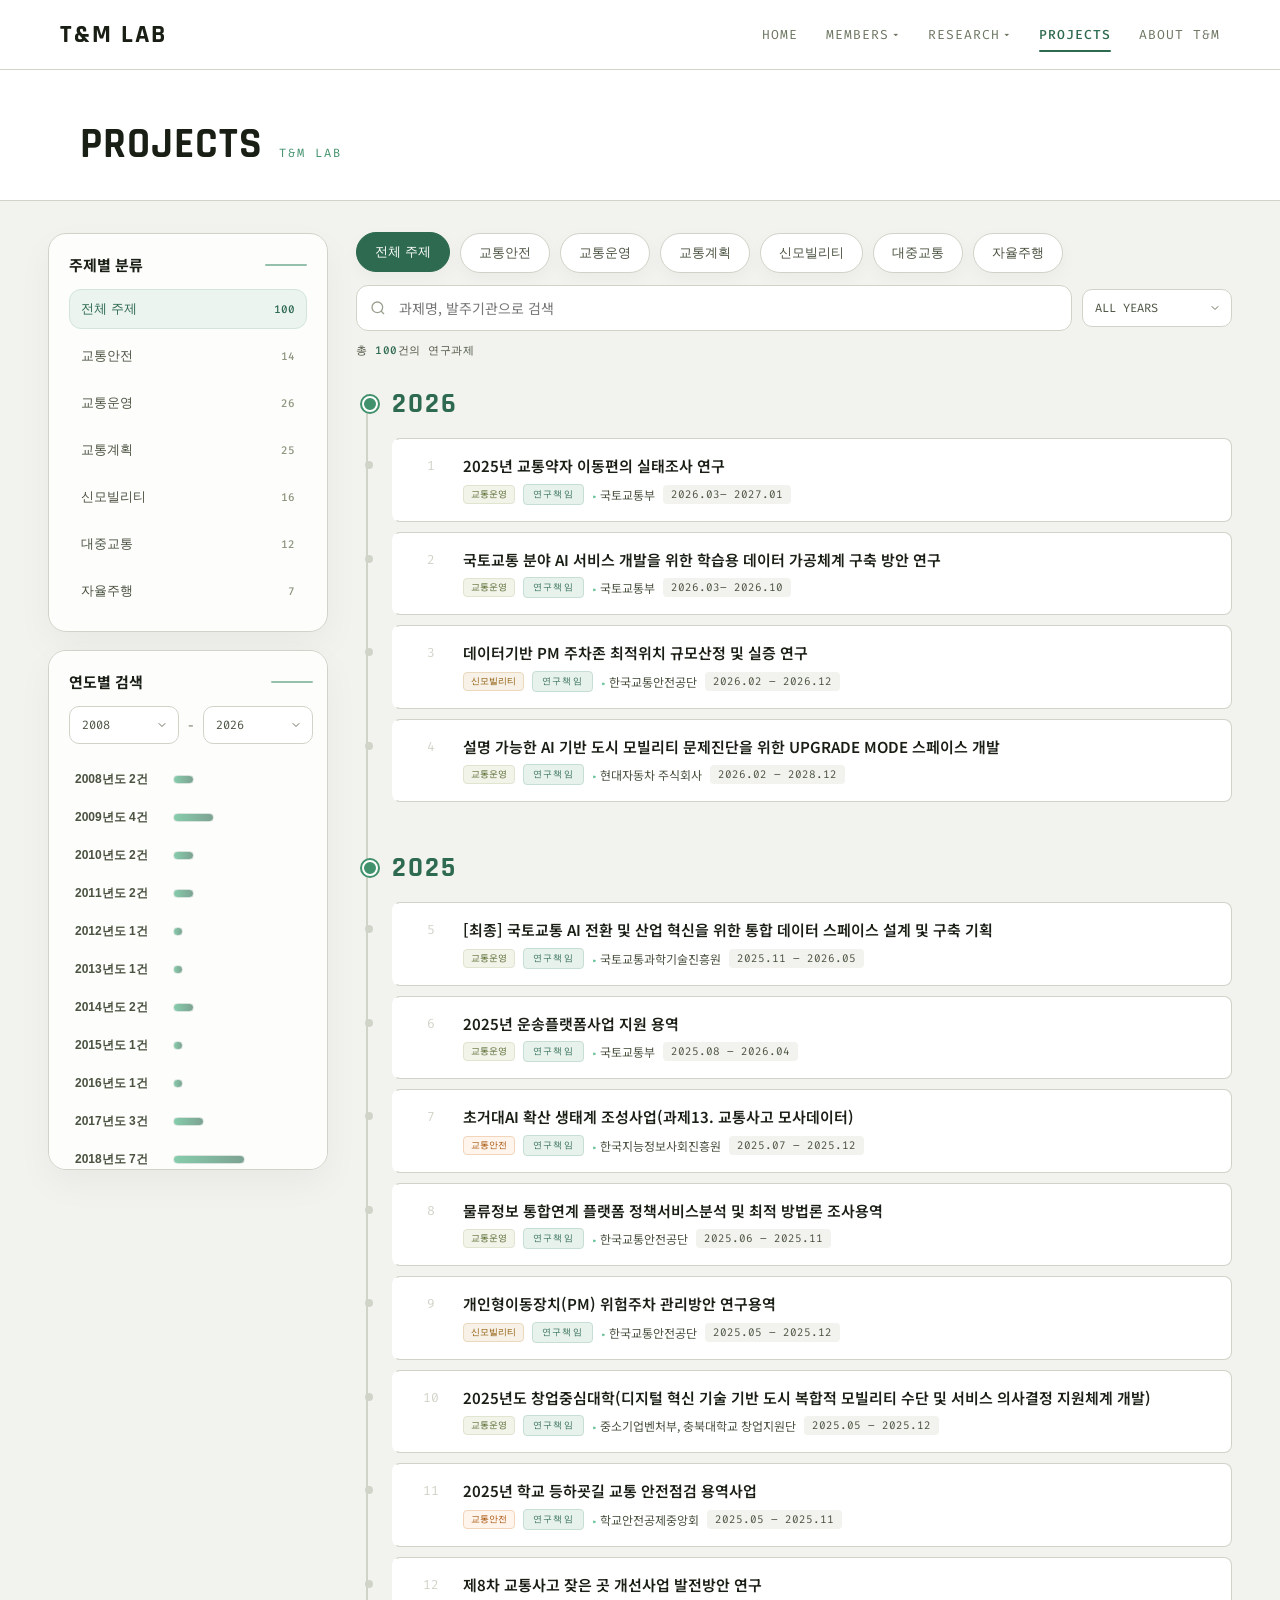
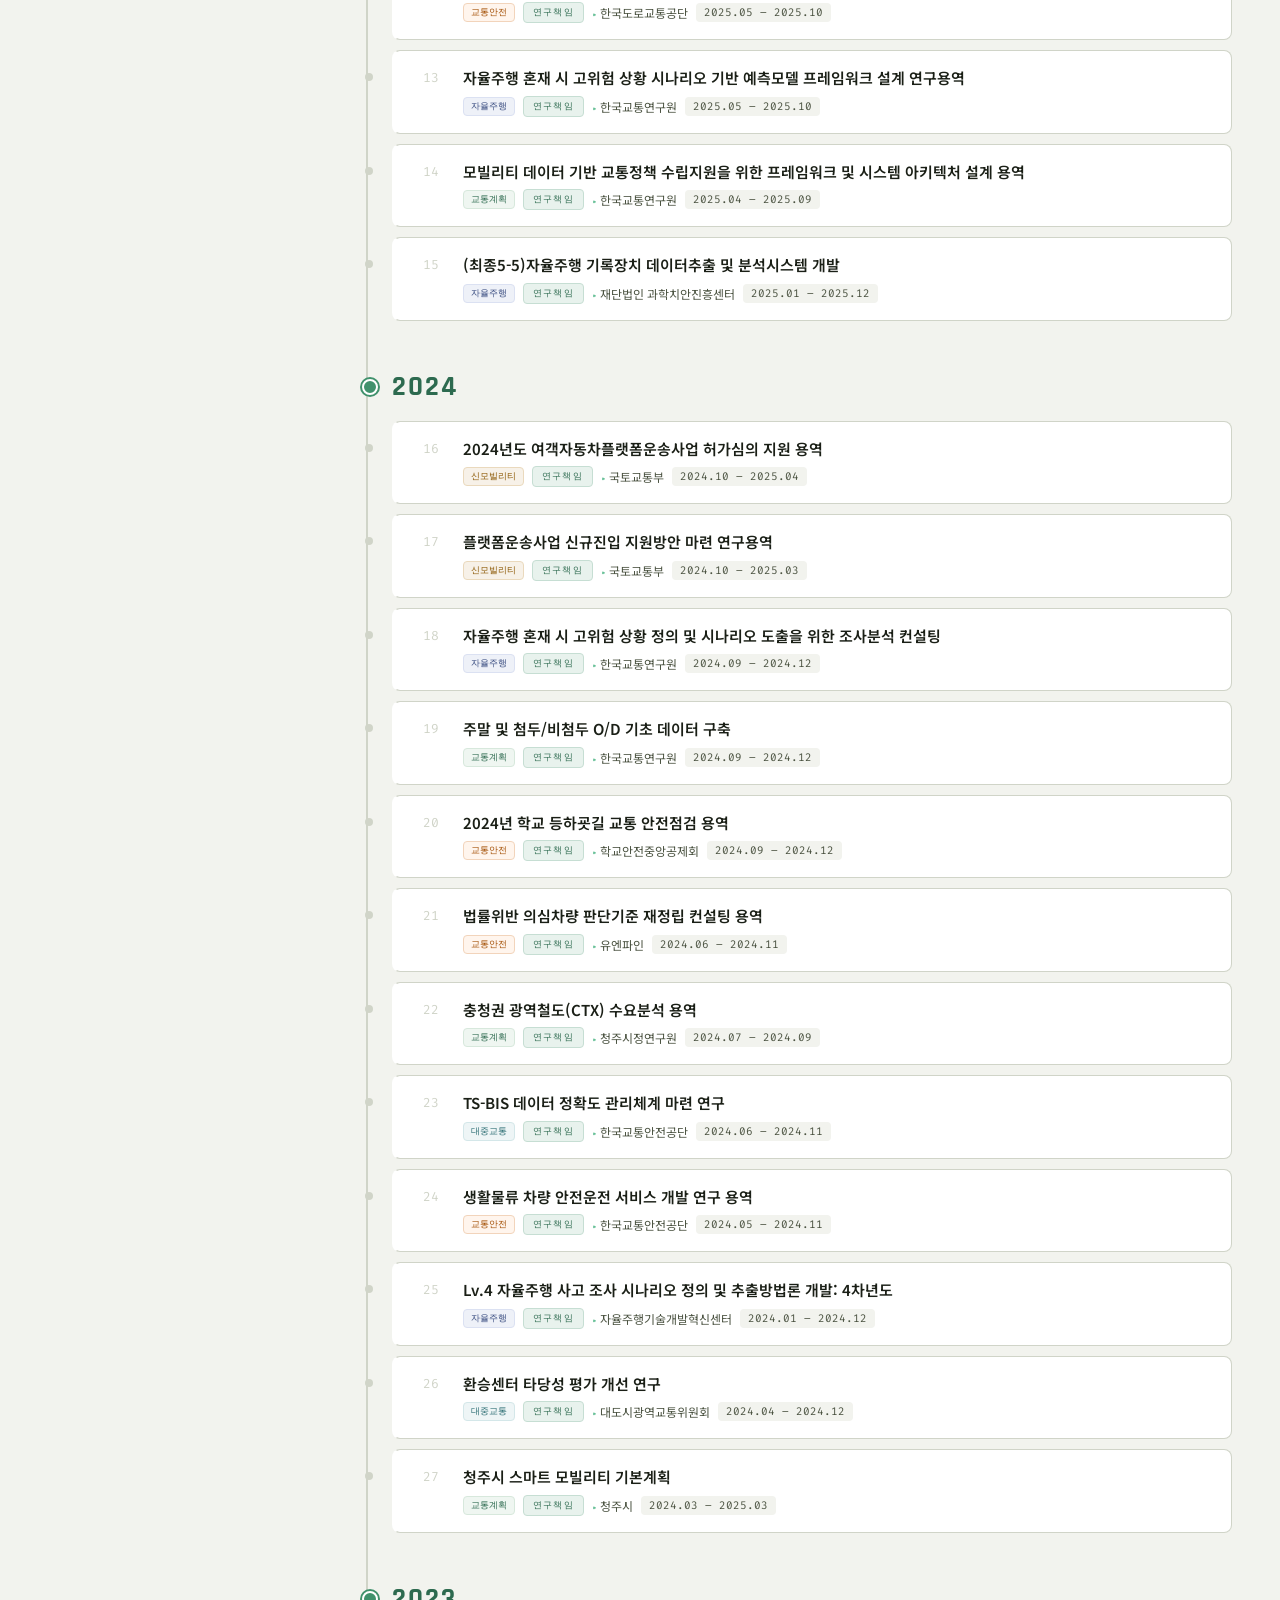
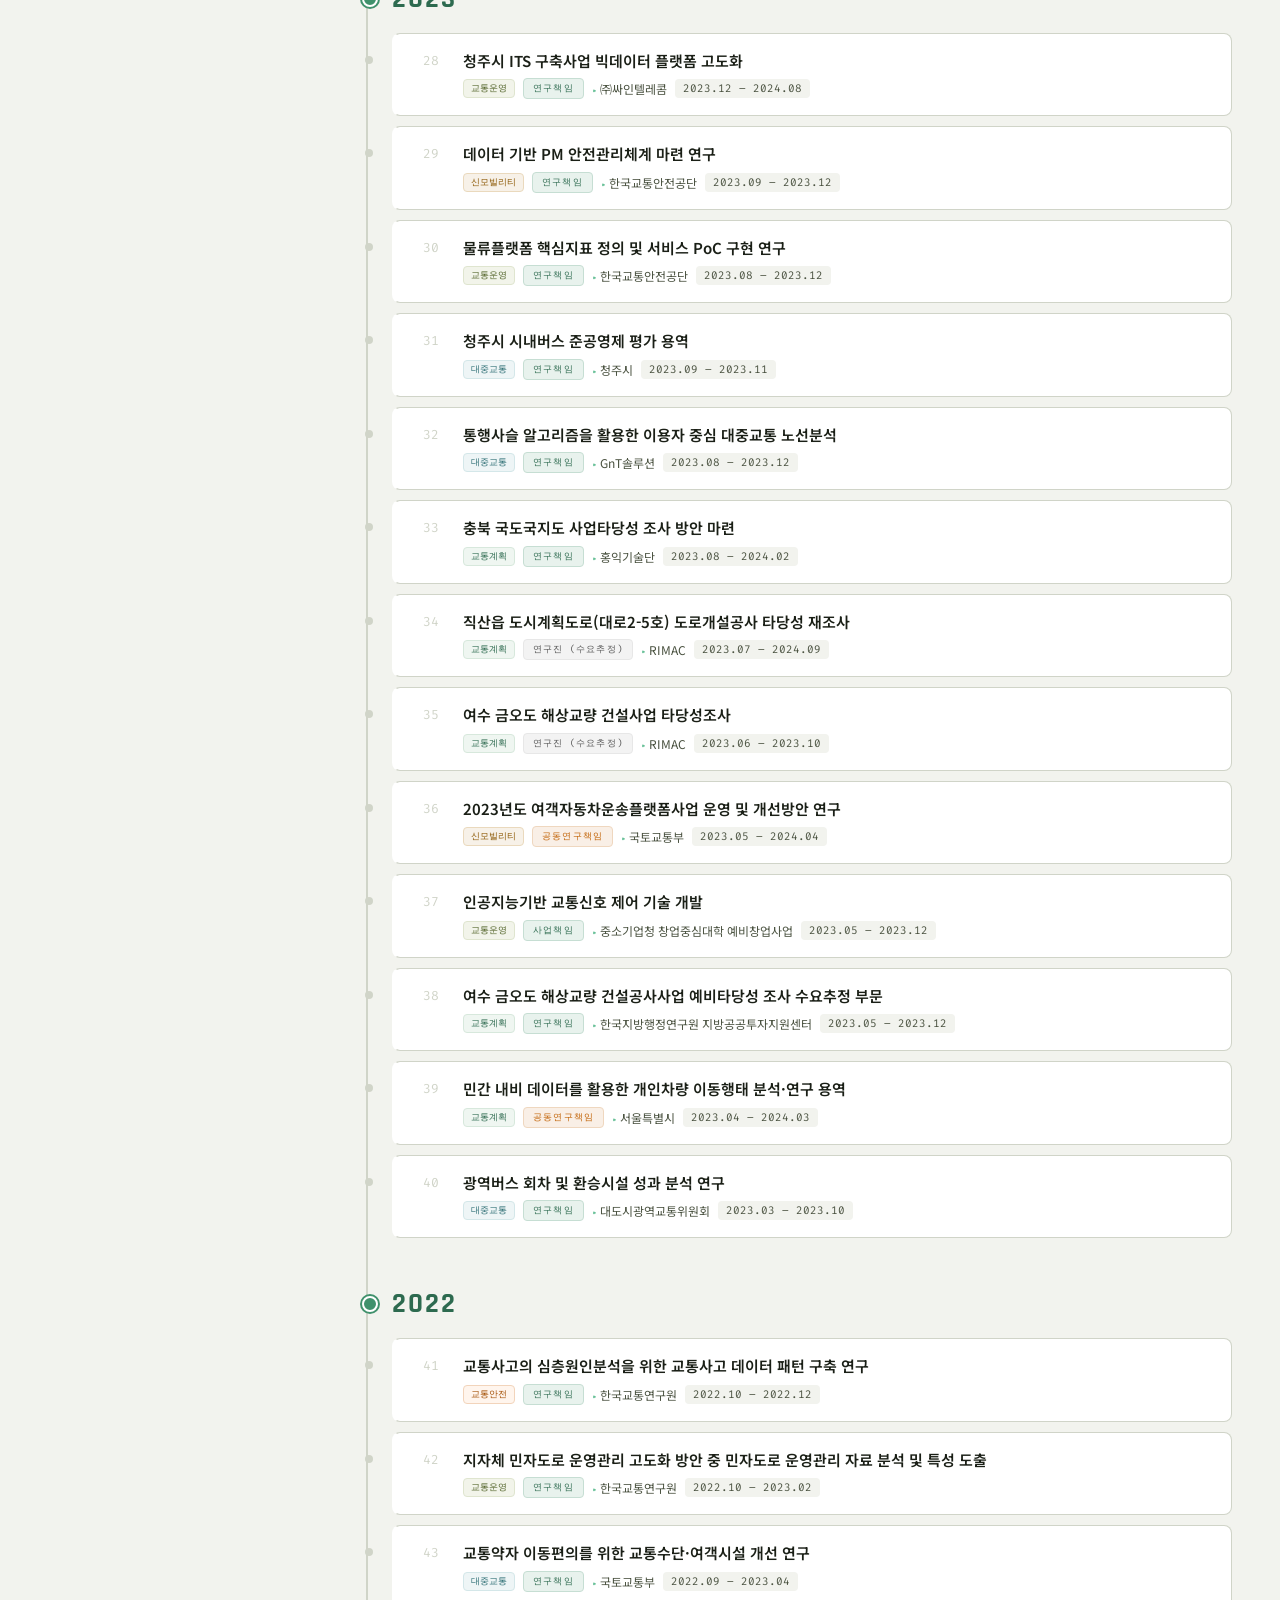
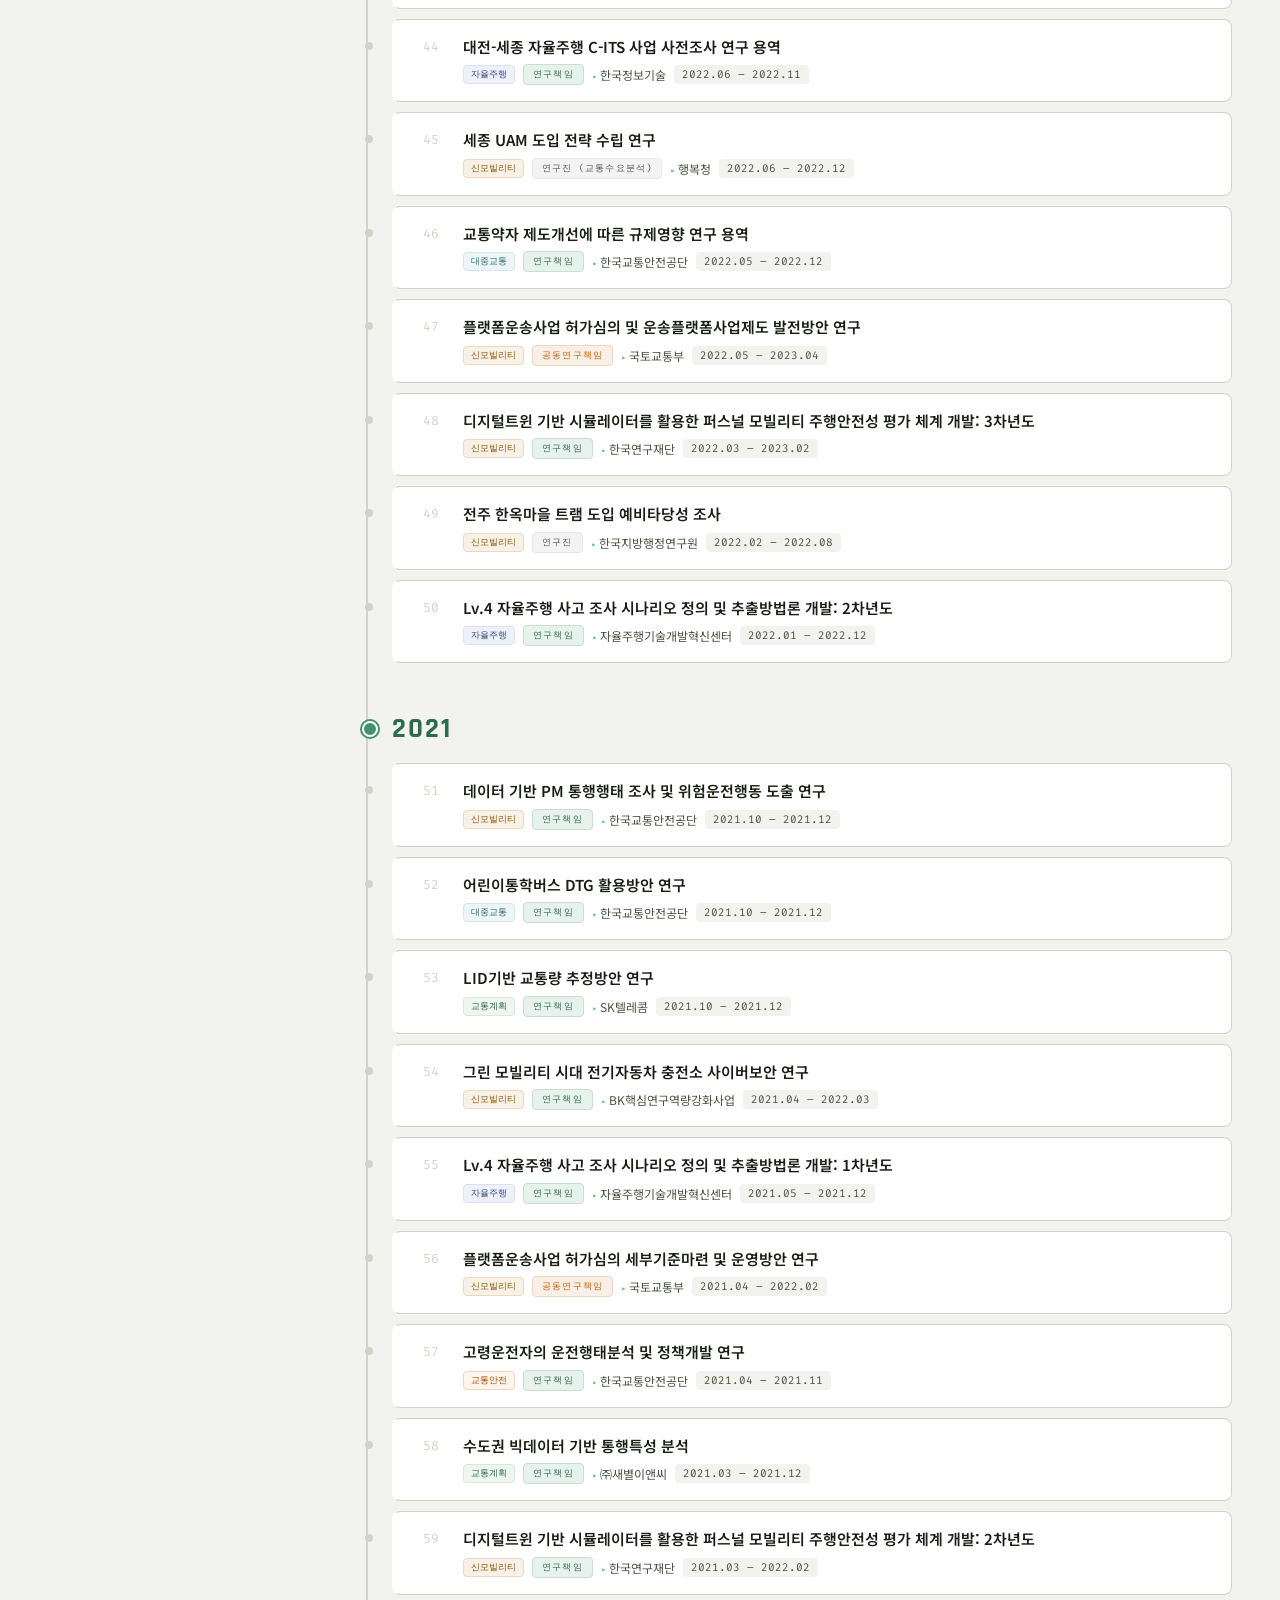
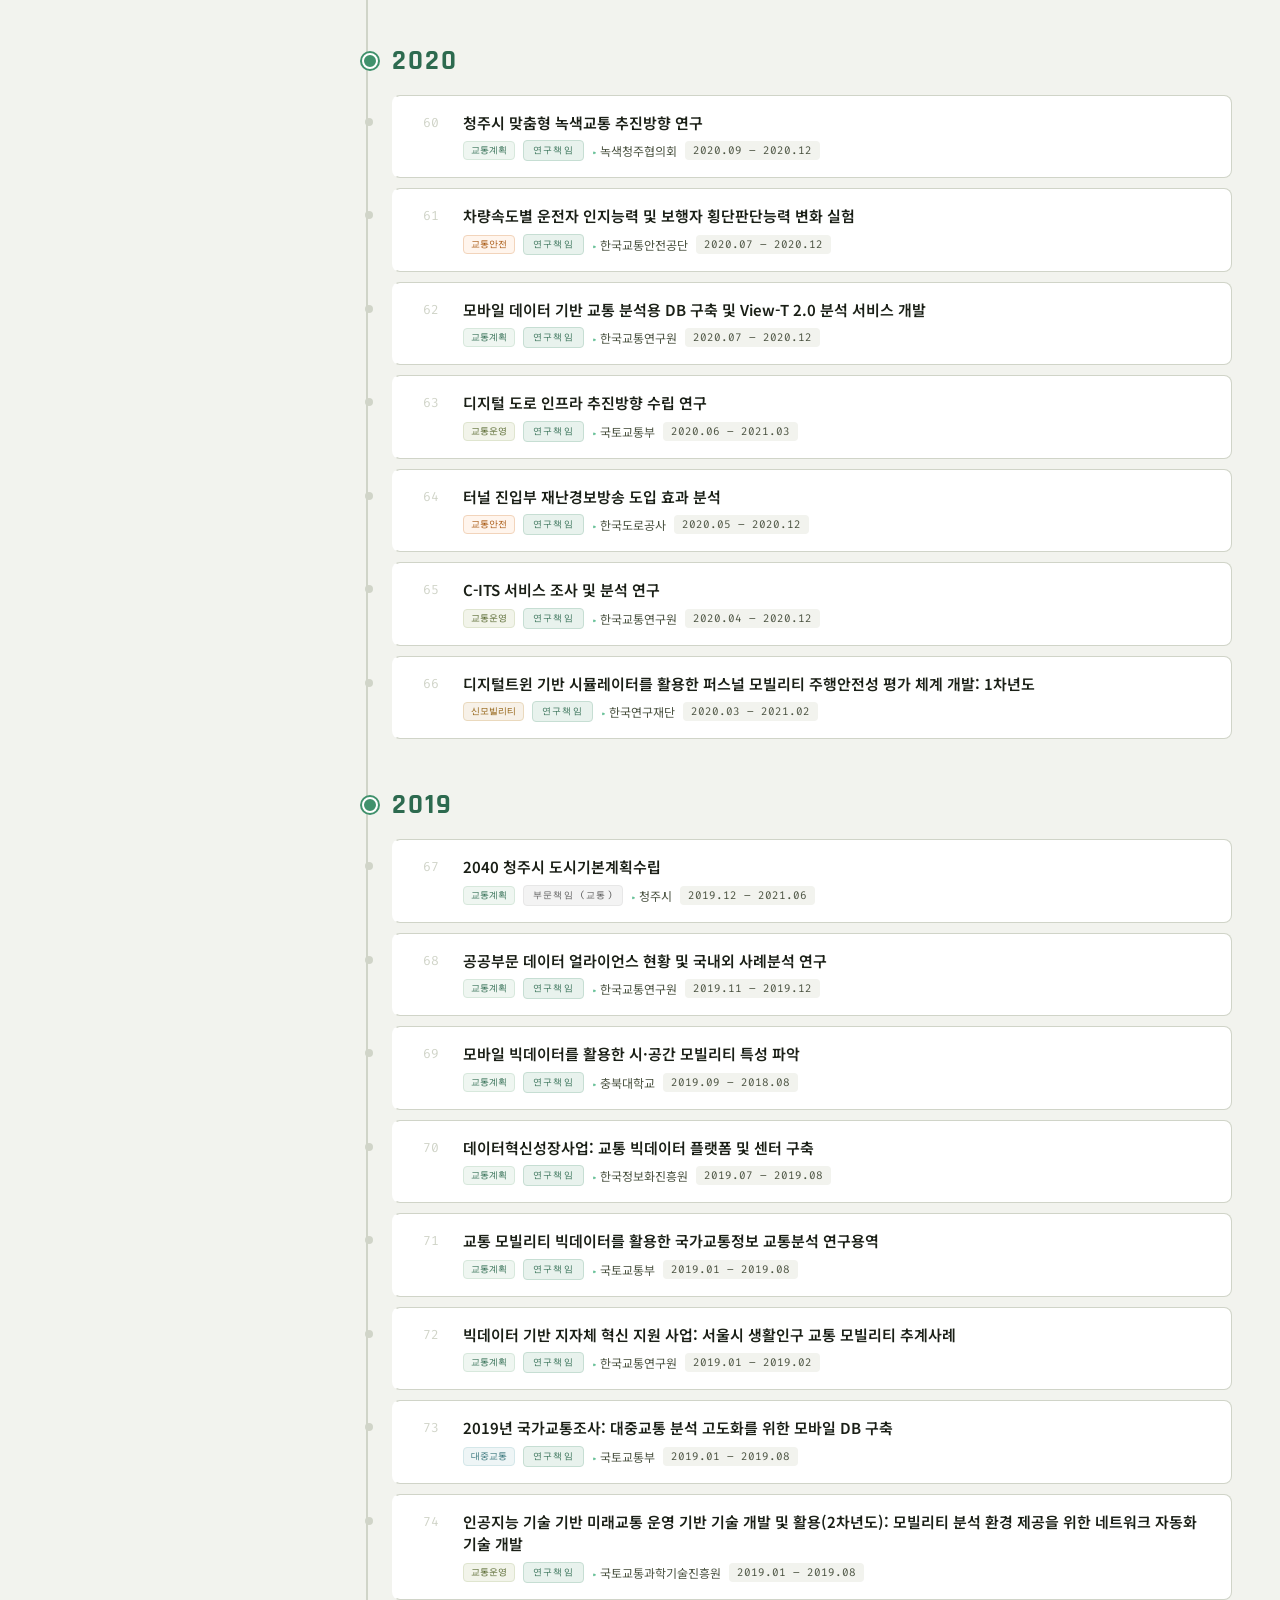
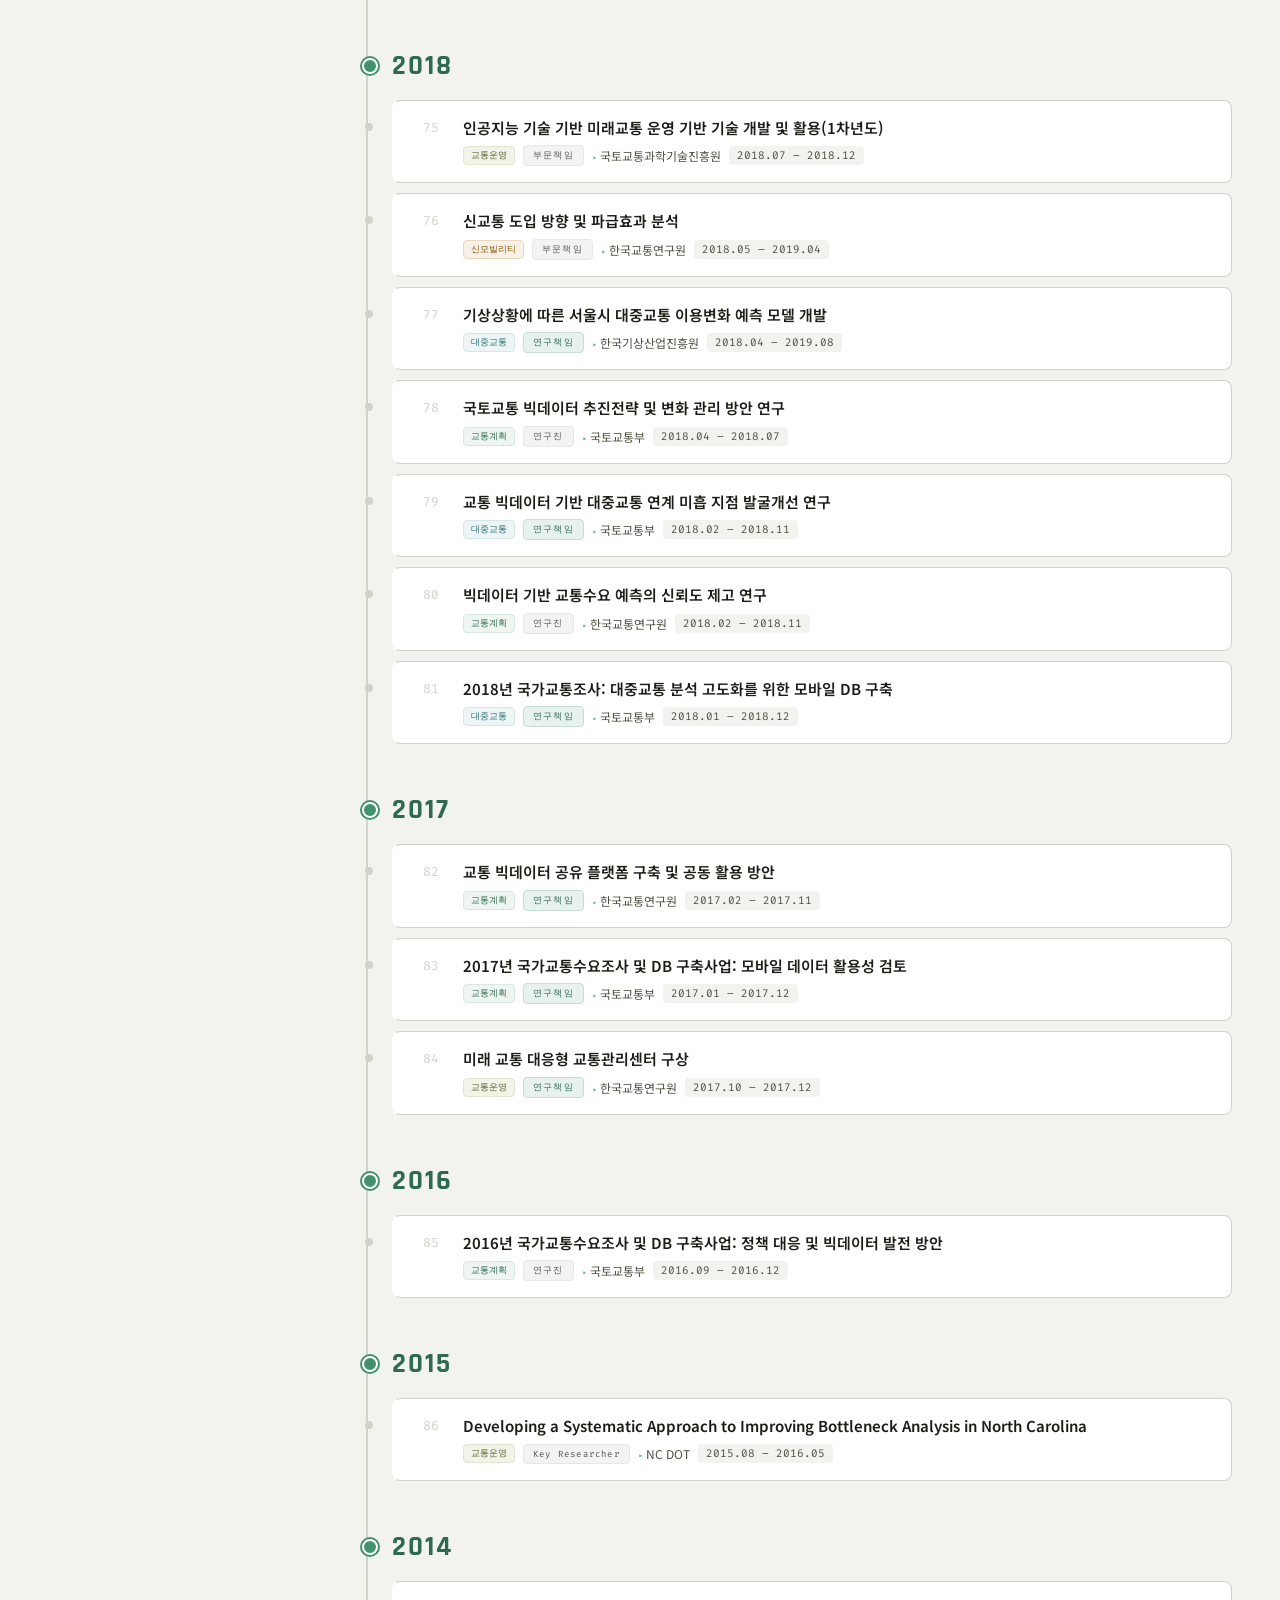
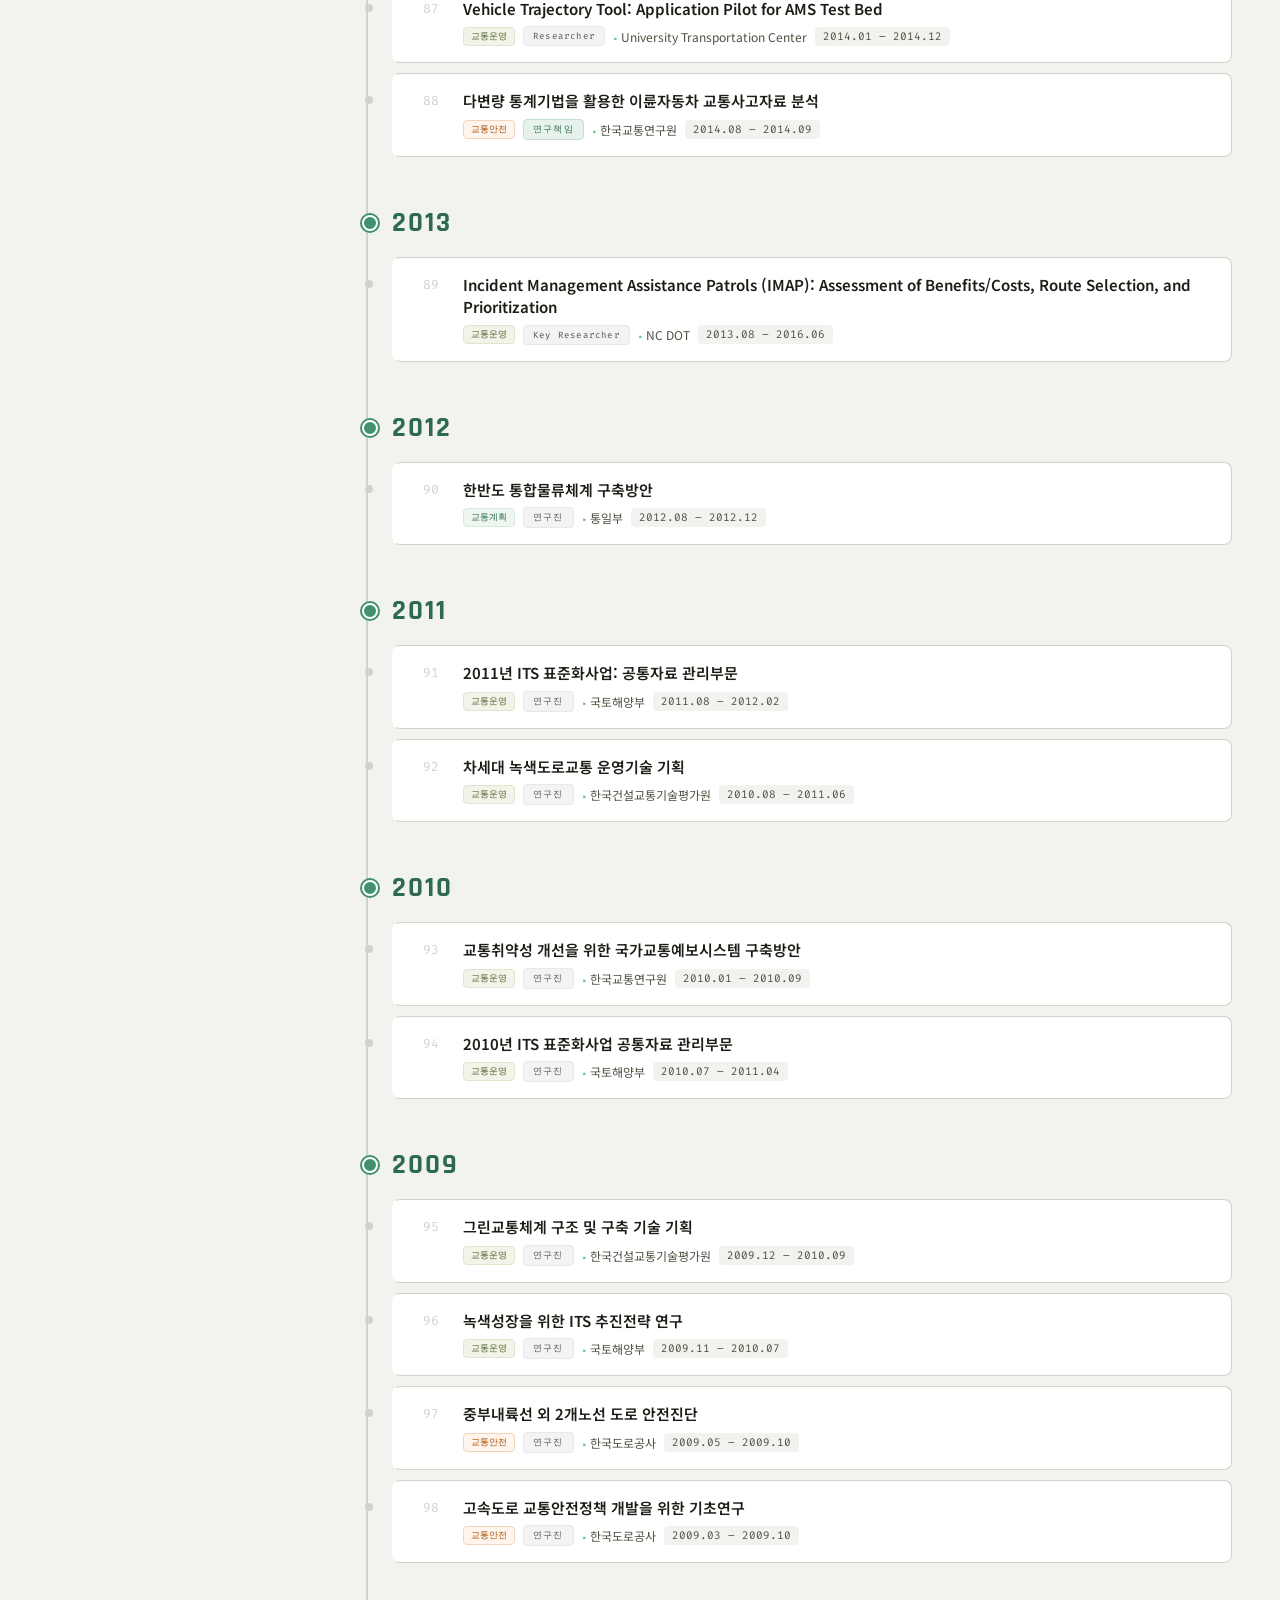
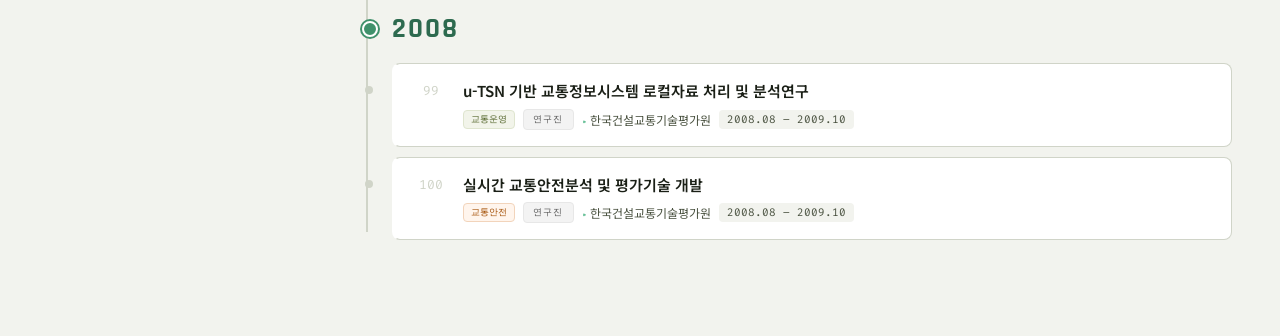
<file: Projects.html>
﻿<!DOCTYPE html>

<html lang="ko">
<head>
<meta charset="utf-8"/><meta content="width=device-width, initial-scale=1.0" name="viewport"/>
<title>T&amp;M LAB — Projects</title>
<link href="css/style_Projects.css" rel="stylesheet"/>
<link href="https://fonts.googleapis.com/css2?family=Rajdhani:wght@500;700&amp;family=Noto+Sans+KR:wght@300;400;600&amp;family=Fira+Code:wght@400;500&amp;display=swap" rel="stylesheet"/>
<link rel="stylesheet" href="css/common-header.css">
<link rel="stylesheet" href="css/mobile-fix.css">
</head>
<body>
<!-- ── HEADER ── -->
<div id="site-header"></div>
<!-- ── PAGE HERO ── -->
<div class="page-hero">
<div class="page-hero-top">
<h1>PROJECTS</h1>
<span>T&amp;M LAB</span>
</div>
</div>
<!-- ── CONTENT ── -->
<main aria-label="Projects" class="research-app projects-app"><aside class="publication-sidebar projects-sidebar"><section class="side-block"><div class="side-title">주제별 분류</div>
<div class="topic-side-list">
<button class="topic-side-btn active" data-topic="" type="button">
<span>전체 주제</span><b></b></button><button class="topic-side-btn" data-topic="교통안전" type="button">
<span>교통안전</span><b></b></button><button class="topic-side-btn" data-topic="교통운영" type="button">
<span>교통운영</span><b></b></button><button class="topic-side-btn" data-topic="교통계획" type="button">
<span>교통계획</span><b></b></button><button class="topic-side-btn" data-topic="신모빌리티" type="button">
<span>신모빌리티</span><b></b></button><button class="topic-side-btn" data-topic="대중교통" type="button">
<span>대중교통</span><b></b></button><button class="topic-side-btn" data-topic="자율주행" type="button">
<span>자율주행</span><b></b></button></div></section>
<section class="side-block year-filter-card">
  <div class="side-title">연도별 검색</div>

  <div class="year-range-controls">
    <select aria-label="시작 연도" id="yearStart">
      <option selected value="2008">2008</option>
      <option value="2009">2009</option>
      <option value="2010">2010</option>
      <option value="2011">2011</option>
      <option value="2012">2012</option>
      <option value="2013">2013</option>
      <option value="2014">2014</option>
      <option value="2015">2015</option>
      <option value="2016">2016</option>
      <option value="2017">2017</option>
      <option value="2018">2018</option>
      <option value="2019">2019</option>
      <option value="2020">2020</option>
      <option value="2021">2021</option>
      <option value="2022">2022</option>
      <option value="2023">2023</option>
      <option value="2024">2024</option>
      <option value="2025">2025</option>
      <option value="2026">2026</option>
    </select>

    <span>-</span>

    <select aria-label="종료 연도" id="yearEnd">
      <option value="2008">2008</option>
      <option value="2009">2009</option>
      <option value="2010">2010</option>
      <option value="2011">2011</option>
      <option value="2012">2012</option>
      <option value="2013">2013</option>
      <option value="2014">2014</option>
      <option value="2015">2015</option>
      <option value="2016">2016</option>
      <option value="2017">2017</option>
      <option value="2018">2018</option>
      <option value="2019">2019</option>
      <option value="2020">2020</option>
      <option value="2021">2021</option>
      <option value="2022">2022</option>
      <option value="2023">2023</option>
      <option value="2024">2024</option>
      <option value="2025">2025</option>
      <option selected value="2026">2026</option>
    </select>
  </div>

  <div aria-label="연도별 연구과제 수" class="year-bars year-bars-horizontal">
    <button class="year-bar" data-year="2008" type="button">
      <span></span><em>2008년</em>
    </button>

    <button class="year-bar" data-year="2009" type="button">
      <span></span><em>2009년</em>
    </button>

    <button class="year-bar" data-year="2010" type="button">
      <span></span><em>2010년</em>
    </button>

    <button class="year-bar" data-year="2011" type="button">
      <span></span><em>2011년</em>
    </button>

    <button class="year-bar" data-year="2012" type="button">
      <span></span><em>2012년</em>
    </button>

    <button class="year-bar" data-year="2013" type="button">
      <span></span><em>2013년</em>
    </button>

    <button class="year-bar" data-year="2014" type="button">
      <span></span><em>2014년</em>
    </button>

    <button class="year-bar" data-year="2015" type="button">
      <span></span><em>2015년</em>
    </button>

    <button class="year-bar" data-year="2016" type="button">
      <span></span><em>2016년</em>
    </button>

    <button class="year-bar" data-year="2017" type="button">
      <span></span><em>2017년</em>
    </button>

    <button class="year-bar" data-year="2018" type="button">
      <span></span><em>2018년</em>
    </button>

    <button class="year-bar" data-year="2019" type="button">
      <span></span><em>2019년</em>
    </button>

    <button class="year-bar" data-year="2020" type="button">
      <span></span><em>2020년</em>
    </button>

    <button class="year-bar" data-year="2021" type="button">
      <span></span><em>2021년</em>
    </button>

    <button class="year-bar" data-year="2022" type="button">
      <span></span><em>2022년</em>
    </button>

    <button class="year-bar" data-year="2023" type="button">
      <span></span><em>2023년</em>
    </button>

    <button class="year-bar" data-year="2024" type="button">
      <span></span><em>2024년</em>
    </button>

    <button class="year-bar" data-year="2025" type="button">
      <span></span><em>2025년</em>
    </button>
    
    <button class="year-bar" data-year="2026" type="button">
      <span></span><em>2026년</em>
    </button>
  </div>
</section>

</aside><section class="publication-main projects-main">
<div aria-label="주제 필터" class="topic-chip-row"><button class="topic-chip active" data-topic="" type="button">전체 주제</button>
<button class="topic-chip" data-topic="교통안전" type="button">교통안전</button>
<button class="topic-chip" data-topic="교통운영" type="button">교통운영</button>
<button class="topic-chip" data-topic="교통계획" type="button">교통계획</button>
<button class="topic-chip" data-topic="신모빌리티" type="button">신모빌리티</button>
<button class="topic-chip" data-topic="대중교통" type="button">대중교통</button>
<button class="topic-chip" data-topic="자율주행" type="button">자율주행</button>
</div><div class="search-panel projects-search-panel"><div class="search-input-wrap">


<svg fill="none" height="16" stroke="currentColor" stroke-width="2" viewbox="0 0 24 24" width="16">
<circle cx="11" cy="11" r="8"></circle><path d="m21 21-4.35-4.35"></path>
</svg>
<input class="search-input" id="searchInput" placeholder="과제명, 발주기관으로 검색" type="text"/>
</div><select class="filter-select" id="yearFilter">
<option value="">ALL YEARS</option>
<option value="2026">2026</option>
<option value="2025">2025</option>
<option value="2024">2024</option>
<option value="2023">2023</option>
<option value="2022">2022</option>
<option value="2021">2021</option>
<option value="2020">2020</option>
<option value="2019">2019</option>
<option value="2018">2018</option>
<option value="2017">2017</option>
<option value="2016">2016</option>
<option value="2015">2015</option>
<option value="2014">2014</option>
<option value="2013">2013</option>
<option value="2012">2012</option>
<option value="2011">2011</option>
<option value="2010">2010</option>
<option value="2009">2009</option>
<option value="2008">2008</option>
</select></div><div class="result-count">총 <span id="countNum"></span>건의 연구과제</div><div class="timeline-wrap" id="timelineWrap">
<!-- ── 2026 ── -->
<div class="tl-year-group" data-year="2026">
<div class="tl-year-label">2026</div>
    <div class="proj-item" data-client="국토교통부" data-role="pi" data-title="2025년 교통약자 이동편의 실태조사 연구" data-topic="교통운영" data-topic-slug="operation">
        <div class="proj-num"></div>
            <div class="proj-content">
                <div class="proj-title">2025년 교통약자 이동편의 실태조사 연구</div>
                <div class="proj-meta"><span class="project-topic topic-operation">교통운영</span>
                <span class="role-badge role-pi">연구책임</span>
                <span class="proj-client">국토교통부</span>
                <span class="proj-period">2026.03– 2027.01</span>
            </div>
        </div>
    </div>

    <div class="proj-item" data-client="국토교통부" data-role="pi" data-title="국토교통 분야 AI 서비스 개발을 위한 학습용 데이터 가공체계 구축 방안 연구" data-topic="교통운영" data-topic-slug="operation">
        <div class="proj-num"></div>
            <div class="proj-content">
                <div class="proj-title">국토교통 분야 AI 서비스 개발을 위한 학습용 데이터 가공체계 구축 방안 연구</div>
                <div class="proj-meta"><span class="project-topic topic-operation">교통운영</span>
                <span class="role-badge role-pi">연구책임</span>
                <span class="proj-client">국토교통부</span>
                <span class="proj-period">2026.03– 2026.10</span>
            </div>
        </div>
    </div>

    <div class="proj-item" data-client="한국교통안전공단" data-role="pi" data-title="데이터기반 PM 주차존 최적위치 규모산정 및 실증 연구" data-topic="신모빌리티" data-topic-slug="newmobility">
        <div class="proj-num"></div>
            <div class="proj-content">
                <div class="proj-title">데이터기반 PM 주차존 최적위치 규모산정 및 실증 연구</div>
                <div class="proj-meta"><span class="project-topic topic-newmobility">신모빌리티</span>
                <span class="role-badge role-pi">연구책임</span>
                <span class="proj-client">한국교통안전공단</span>
                <span class="proj-period">2026.02 – 2026.12</span>
            </div>
        </div>
    </div>

    <div class="proj-item" data-client="현대자동차 주식회사" data-role="pi" data-title="설명 가능한 AI 기반 도시 모빌리티 문제진단을 위한 UPGRADE MODE 스페이스 개발" data-topic="교통운영" data-topic-slug="operation">
        <div class="proj-num"></div>
            <div class="proj-content">
                <div class="proj-title">설명 가능한 AI 기반 도시 모빌리티 문제진단을 위한 UPGRADE MODE 스페이스 개발</div>
                <div class="proj-meta"><span class="project-topic topic-operation">교통운영</span>
                <span class="role-badge role-pi">연구책임</span>
                <span class="proj-client">현대자동차 주식회사</span>
                <span class="proj-period">2026.02 – 2028.12</span>
            </div>
        </div>
    </div>

</div>


<!-- ── 2025 ── -->
<div class="tl-year-group" data-year="2025">
<div class="tl-year-label">2025</div>
    <div class="proj-item" data-client="국토교통과학기술진흥원" data-role="pi" data-title="[최종] 국토교통 AI 전환 및 산업 혁신을 위한 통합 데이터 스페이스 설계 및 구축 기획" data-topic="교통운영" data-topic-slug="operation">
        <div class="proj-num"></div>
            <div class="proj-content">
                <div class="proj-title">[최종] 국토교통 AI 전환 및 산업 혁신을 위한 통합 데이터 스페이스 설계 및 구축 기획</div>
                <div class="proj-meta"><span class="project-topic topic-operation">교통운영</span>
                <span class="role-badge role-pi">연구책임</span>
                <span class="proj-client">국토교통과학기술진흥원</span>
                <span class="proj-period">2025.11 – 2026.05</span>
            </div>
        </div>
    </div>


    <div class="proj-item" data-client="국토교통부" data-role="pi" data-title="2025년 운송플랫폼사업 지원 용역" data-topic="교통운영" data-topic-slug="operation">
        <div class="proj-num"></div>
            <div class="proj-content">
                <div class="proj-title">2025년 운송플랫폼사업 지원 용역</div>
                <div class="proj-meta"><span class="project-topic topic-operation">교통운영</span>
                <span class="role-badge role-pi">연구책임</span>
                <span class="proj-client">국토교통부</span>
                <span class="proj-period">2025.08 – 2026.04</span>
            </div>
        </div>
    </div>

    <div class="proj-item" data-client="한국지능정보사회진흥원" data-role="pi" data-title="초거대AI 확산 생태계 조성사업(과제13. 교통사고 모사데이터)" data-topic="교통안전" data-topic-slug="safety">
        <div class="proj-num"></div>
            <div class="proj-content">
                <div class="proj-title">초거대AI 확산 생태계 조성사업(과제13. 교통사고 모사데이터)</div>
                <div class="proj-meta"><span class="project-topic topic-safety">교통안전</span>
                <span class="role-badge role-pi">연구책임</span>
                <span class="proj-client">한국지능정보사회진흥원</span>
                <span class="proj-period">2025.07 – 2025.12</span>
            </div>
        </div>
    </div>

    <div class="proj-item" data-client="한국교통안전공단" data-role="pi" data-title="물류정보 통합연계 플랫폼 정책서비스분석 및 최적 방법론 조사용역" data-topic="교통운영" data-topic-slug="operation">
        <div class="proj-num"></div>
            <div class="proj-content">
                <div class="proj-title">물류정보 통합연계 플랫폼 정책서비스분석 및 최적 방법론 조사용역</div>
                <div class="proj-meta"><span class="project-topic topic-operation">교통운영</span>
                <span class="role-badge role-pi">연구책임</span>
                <span class="proj-client">한국교통안전공단</span>
                <span class="proj-period">2025.06 – 2025.11</span>
            </div>
        </div>
    </div>

    <div class="proj-item" data-client="한국교통안전공단" data-role="pi" data-title="개인형이동장치(PM) 위험주차 관리방안 연구용역" data-topic="신모빌리티" data-topic-slug="newmobility">
        <div class="proj-num"></div>
            <div class="proj-content">
                <div class="proj-title">개인형이동장치(PM) 위험주차 관리방안 연구용역</div>
                <div class="proj-meta"><span class="project-topic topic-newmobility">신모빌리티</span>
                <span class="role-badge role-pi">연구책임</span>
                <span class="proj-client">한국교통안전공단</span>
                <span class="proj-period">2025.05 – 2025.12</span>
            </div>
        </div>
    </div>
    
    <div class="proj-item" data-client="중소기업벤처부, 충북대학교 창업지원단" data-role="pi" data-title="2025년도 창업중심대학(디지털 혁신 기술 기반 도시 복합적 모빌리티 수단 및 서비스 의사결정 지원체계 개발)" data-topic="교통운영" data-topic-slug="operation">
        <div class="proj-num"></div>
            <div class="proj-content">
                <div class="proj-title">2025년도 창업중심대학(디지털 혁신 기술 기반 도시 복합적 모빌리티 수단 및 서비스 의사결정 지원체계 개발)</div>
                <div class="proj-meta"><span class="project-topic topic-operation">교통운영</span>
                <span class="role-badge role-pi">연구책임</span>
                <span class="proj-client">중소기업벤처부, 충북대학교 창업지원단</span>
                <span class="proj-period">2025.05 – 2025.12</span>
            </div>
        </div>
    </div>
    
    <div class="proj-item" data-client="학교안전공제중앙회" data-role="pi" data-title="2025년 학교 등하굣길 교통 안전점검 용역사업" data-topic="교통안전" data-topic-slug="safety">
        <div class="proj-num"></div>
            <div class="proj-content">
                <div class="proj-title">2025년 학교 등하굣길 교통 안전점검 용역사업</div>
                <div class="proj-meta"><span class="project-topic topic-safety">교통안전</span>
                <span class="role-badge role-pi">연구책임</span>
                <span class="proj-client">학교안전공제중앙회</span>
                <span class="proj-period">2025.05 – 2025.11</span>
            </div>
        </div>
    </div>

    <div class="proj-item" data-client="한국도로교통공단" data-role="pi" data-title="제8차 교통사고 잦은 곳 개선사업 발전방안 연구" data-topic="교통안전" data-topic-slug="safety">
        <div class="proj-num"></div>
            <div class="proj-content">
                <div class="proj-title">제8차 교통사고 잦은 곳 개선사업 발전방안 연구</div>
                <div class="proj-meta"><span class="project-topic topic-safety">교통안전</span>
                <span class="role-badge role-pi">연구책임</span>
                <span class="proj-client">한국도로교통공단</span>
                <span class="proj-period">2025.05 – 2025.10</span>
            </div>
        </div>
    </div>

    <div class="proj-item" data-client="한국교통연구원" data-role="pi" data-title="자율주행 혼재 시 고위험 상황 시나리오 기반 예측모델 프레임워크 설계 연구용역" data-topic="자율주행" data-topic-slug="autonomous">
        <div class="proj-num"></div>
            <div class="proj-content">
                <div class="proj-title">자율주행 혼재 시 고위험 상황 시나리오 기반 예측모델 프레임워크 설계 연구용역</div>
                <div class="proj-meta"><span class="project-topic topic-autonomous">자율주행</span>
                <span class="role-badge role-pi">연구책임</span>
                <span class="proj-client">한국교통연구원</span>
                <span class="proj-period">2025.05 – 2025.10</span>
            </div>
        </div>
    </div>

    <div class="proj-item" data-client="한국교통연구원" data-role="pi" data-title="모빌리티 데이터 기반 교통정책 수립지원을 위한 프레임워크 및 시스템 아키텍처 설계 용역" data-topic="교통계획" data-topic-slug="planning">
        <div class="proj-num"></div>
            <div class="proj-content">
                <div class="proj-title">모빌리티 데이터 기반 교통정책 수립지원을 위한 프레임워크 및 시스템 아키텍처 설계 용역</div>
                <div class="proj-meta"><span class="project-topic topic-planning">교통계획</span>
                <span class="role-badge role-pi">연구책임</span>
                <span class="proj-client">한국교통연구원</span>
                <span class="proj-period">2025.04 – 2025.09</span>
            </div>
        </div>
    </div>

    <div class="proj-item" data-client="재단법인 과학치안진흥센터" data-role="pi" data-title="(최종5-5)자율주행 기록장치 데이터 추출 및 분석시스템 개발" data-topic="자율주행" data-topic-slug="autonomous">
        <div class="proj-num"></div>
            <div class="proj-content">
                <div class="proj-title">(최종5-5)자율주행 기록장치 데이터추출 및 분석시스템 개발</div>
                <div class="proj-meta"><span class="project-topic topic-autonomous">자율주행</span>
                <span class="role-badge role-pi">연구책임</span>
                <span class="proj-client">재단법인 과학치안진흥센터</span>
                <span class="proj-period">2025.01 – 2025.12</span>
            </div>
        </div>
    </div>
    

</div>
<!-- ── 2024 ── -->
<div class="tl-year-group" data-year="2024">
<div class="tl-year-label">2024</div>
<div class="proj-item" data-client="국토교통부" data-role="pi" data-title="2024년도 여객자동차플랫폼운송사업 허가심의 지원 용역" data-topic="신모빌리티" data-topic-slug="newmobility">
<div class="proj-num"></div>
<div class="proj-content">
<div class="proj-title">2024년도 여객자동차플랫폼운송사업 허가심의 지원 용역</div>
<div class="proj-meta"><span class="project-topic topic-newmobility">신모빌리티</span>
<span class="role-badge role-pi">연구책임</span>
<span class="proj-client">국토교통부</span>
<span class="proj-period">2024.10 – 2025.04</span>
</div>
</div>
</div>
<div class="proj-item" data-client="국토교통부" data-role="pi" data-title="플랫폼운송사업 신규진입 지원방안 마련 연구용역" data-topic="신모빌리티" data-topic-slug="newmobility">
<div class="proj-num"></div>
<div class="proj-content">
<div class="proj-title">플랫폼운송사업 신규진입 지원방안 마련 연구용역</div>
<div class="proj-meta"><span class="project-topic topic-newmobility">신모빌리티</span>
<span class="role-badge role-pi">연구책임</span>
<span class="proj-client">국토교통부</span>
<span class="proj-period">2024.10 – 2025.03</span>
</div>
</div>
</div>
<div class="proj-item" data-client="한국교통연구원" data-role="pi" data-title="자율주행 혼재 시 고위험 상황 정의 및 시나리오 도출을 위한 조사분석 컨설팅" data-topic="자율주행" data-topic-slug="autonomous">
<div class="proj-num"></div>
<div class="proj-content">
<div class="proj-title">자율주행 혼재 시 고위험 상황 정의 및 시나리오 도출을 위한 조사분석 컨설팅</div>
<div class="proj-meta"><span class="project-topic topic-autonomous">자율주행</span>
<span class="role-badge role-pi">연구책임</span>
<span class="proj-client">한국교통연구원</span>
<span class="proj-period">2024.09 – 2024.12</span>
</div>
</div>
</div>
<div class="proj-item" data-client="한국교통연구원" data-role="pi" data-title="주말 및 첨두비첨두 O/D 기초 데이터 구축" data-topic="교통계획" data-topic-slug="planning">
<div class="proj-num"></div>
<div class="proj-content">
<div class="proj-title">주말 및 첨두/비첨두 O/D 기초 데이터 구축</div>
<div class="proj-meta"><span class="project-topic topic-planning">교통계획</span>
<span class="role-badge role-pi">연구책임</span>
<span class="proj-client">한국교통연구원</span>
<span class="proj-period">2024.09 – 2024.12</span>
</div>
</div>
</div>
<div class="proj-item" data-client="학교안전중앙공제회" data-role="pi" data-title="2024년 학교 등하굣길 교통 안전점검 용역" data-topic="교통안전" data-topic-slug="safety">
<div class="proj-num"></div>
<div class="proj-content">
<div class="proj-title">2024년 학교 등하굣길 교통 안전점검 용역</div>
<div class="proj-meta"><span class="project-topic topic-safety">교통안전</span>
<span class="role-badge role-pi">연구책임</span>
<span class="proj-client">학교안전중앙공제회</span>
<span class="proj-period">2024.09 – 2024.12</span>
</div>
</div>
</div>
<div class="proj-item" data-client="유엔파인" data-role="pi" data-title="법률위반 의심차량 판단기준 재정립 컨설팅 용역" data-topic="교통안전" data-topic-slug="safety">
<div class="proj-num"></div>
<div class="proj-content">
<div class="proj-title">법률위반 의심차량 판단기준 재정립 컨설팅 용역</div>
<div class="proj-meta"><span class="project-topic topic-safety">교통안전</span>
<span class="role-badge role-pi">연구책임</span>
<span class="proj-client">유엔파인</span>
<span class="proj-period">2024.06 – 2024.11</span>
</div>
</div>
</div>
<div class="proj-item" data-client="청주시정연구원" data-role="pi" data-title="충청권 광역철도 CTX 수요분석 용역" data-topic="교통계획" data-topic-slug="planning">
<div class="proj-num"></div>
<div class="proj-content">
<div class="proj-title">충청권 광역철도(CTX) 수요분석 용역</div>
<div class="proj-meta"><span class="project-topic topic-planning">교통계획</span>
<span class="role-badge role-pi">연구책임</span>
<span class="proj-client">청주시정연구원</span>
<span class="proj-period">2024.07 – 2024.09</span>
</div>
</div>
</div>
<div class="proj-item" data-client="한국교통안전공단" data-role="pi" data-title="TS-BIS 데이터 정확도 관리체계 마련 연구" data-topic="대중교통" data-topic-slug="transit">
<div class="proj-num"></div>
<div class="proj-content">
<div class="proj-title">TS-BIS 데이터 정확도 관리체계 마련 연구</div>
<div class="proj-meta"><span class="project-topic topic-transit">대중교통</span>
<span class="role-badge role-pi">연구책임</span>
<span class="proj-client">한국교통안전공단</span>
<span class="proj-period">2024.06 – 2024.11</span>
</div>
</div>
</div>
<div class="proj-item" data-client="한국교통안전공단" data-role="pi" data-title="생활물류 차량 안전운전 서비스 개발 연구 용역" data-topic="교통안전" data-topic-slug="safety">
<div class="proj-num"></div>
<div class="proj-content">
<div class="proj-title">생활물류 차량 안전운전 서비스 개발 연구 용역</div>
<div class="proj-meta"><span class="project-topic topic-safety">교통안전</span>
<span class="role-badge role-pi">연구책임</span>
<span class="proj-client">한국교통안전공단</span>
<span class="proj-period">2024.05 – 2024.11</span>
</div>
</div>
</div>
<div class="proj-item" data-client="자율주행기술개발혁신센터" data-role="pi" data-title="Lv.4 자율주행 사고 조사 시나리오 정의 및 추출방법론 개발 4차년도" data-topic="자율주행" data-topic-slug="autonomous">
<div class="proj-num"></div>
<div class="proj-content">
<div class="proj-title">Lv.4 자율주행 사고 조사 시나리오 정의 및 추출방법론 개발: 4차년도</div>
<div class="proj-meta"><span class="project-topic topic-autonomous">자율주행</span>
<span class="role-badge role-pi">연구책임</span>
<span class="proj-client">자율주행기술개발혁신센터</span>
<span class="proj-period">2024.01 – 2024.12</span>
</div>
</div>
</div>
<div class="proj-item" data-client="대도시광역교통위원회" data-role="pi" data-title="환승센터 타당성 평가 개선 연구" data-topic="대중교통" data-topic-slug="transit">
<div class="proj-num"></div>
<div class="proj-content">
<div class="proj-title">환승센터 타당성 평가 개선 연구</div>
<div class="proj-meta"><span class="project-topic topic-transit">대중교통</span>
<span class="role-badge role-pi">연구책임</span>
<span class="proj-client">대도시광역교통위원회</span>
<span class="proj-period">2024.04 – 2024.12</span>
</div>
</div>
</div>
<div class="proj-item" data-client="청주시" data-role="pi" data-title="청주시 스마트 모빌리티 기본계획" data-topic="교통계획" data-topic-slug="planning">
<div class="proj-num"></div>
<div class="proj-content">
<div class="proj-title">청주시 스마트 모빌리티 기본계획</div>
<div class="proj-meta"><span class="project-topic topic-planning">교통계획</span>
<span class="role-badge role-pi">연구책임</span>
<span class="proj-client">청주시</span>
<span class="proj-period">2024.03 – 2025.03</span>
</div>
</div>
</div>
</div><!-- /2024 -->
<!-- ── 2023 ── -->
<div class="tl-year-group" data-year="2023">
<div class="tl-year-label">2023</div>
<div class="proj-item" data-client="㈜싸인텔레콤" data-role="pi" data-title="청주시 ITS 구축사업 빅데이터 플랫폼 고도화" data-topic="교통운영" data-topic-slug="operation">
<div class="proj-num"></div>
<div class="proj-content">
<div class="proj-title">청주시 ITS 구축사업 빅데이터 플랫폼 고도화</div>
<div class="proj-meta"><span class="project-topic topic-operation">교통운영</span>
<span class="role-badge role-pi">연구책임</span>
<span class="proj-client">㈜싸인텔레콤</span>
<span class="proj-period">2023.12 – 2024.08</span>
</div>
</div>
</div>
<div class="proj-item" data-client="한국교통안전공단" data-role="pi" data-title="데이터 기반 PM 안전관리체계 마련 연구" data-topic="신모빌리티" data-topic-slug="newmobility">
<div class="proj-num"></div>
<div class="proj-content">
<div class="proj-title">데이터 기반 PM 안전관리체계 마련 연구</div>
<div class="proj-meta"><span class="project-topic topic-newmobility">신모빌리티</span>
<span class="role-badge role-pi">연구책임</span>
<span class="proj-client">한국교통안전공단</span>
<span class="proj-period">2023.09 – 2023.12</span>
</div>
</div>
</div>
<div class="proj-item" data-client="한국교통안전공단" data-role="pi" data-title="물류플랫폼 핵심지표 정의 및 서비스 PoC 구현 연구" data-topic="교통운영" data-topic-slug="operation">
<div class="proj-num"></div>
<div class="proj-content">
<div class="proj-title">물류플랫폼 핵심지표 정의 및 서비스 PoC 구현 연구</div>
<div class="proj-meta"><span class="project-topic topic-operation">교통운영</span>
<span class="role-badge role-pi">연구책임</span>
<span class="proj-client">한국교통안전공단</span>
<span class="proj-period">2023.08 – 2023.12</span>
</div>
</div>
</div>
<div class="proj-item" data-client="청주시" data-role="pi" data-title="청주시 시내버스 준공영제 평가 용역" data-topic="대중교통" data-topic-slug="transit">
<div class="proj-num"></div>
<div class="proj-content">
<div class="proj-title">청주시 시내버스 준공영제 평가 용역</div>
<div class="proj-meta"><span class="project-topic topic-transit">대중교통</span>
<span class="role-badge role-pi">연구책임</span>
<span class="proj-client">청주시</span>
<span class="proj-period">2023.09 – 2023.11</span>
</div>
</div>
</div>
<div class="proj-item" data-client="GnT솔루션" data-role="pi" data-title="통행사슬 알고리즘을 활용한 이용자 중심 대중교통 노선분석" data-topic="대중교통" data-topic-slug="transit">
<div class="proj-num"></div>
<div class="proj-content">
<div class="proj-title">통행사슬 알고리즘을 활용한 이용자 중심 대중교통 노선분석</div>
<div class="proj-meta"><span class="project-topic topic-transit">대중교통</span>
<span class="role-badge role-pi">연구책임</span>
<span class="proj-client">GnT솔루션</span>
<span class="proj-period">2023.08 – 2023.12</span>
</div>
</div>
</div>
<div class="proj-item" data-client="홍익기술단" data-role="pi" data-title="충북 국도국지도 사업타당성 조사 방안 마련" data-topic="교통계획" data-topic-slug="planning">
<div class="proj-num"></div>
<div class="proj-content">
<div class="proj-title">충북 국도국지도 사업타당성 조사 방안 마련</div>
<div class="proj-meta"><span class="project-topic topic-planning">교통계획</span>
<span class="role-badge role-pi">연구책임</span>
<span class="proj-client">홍익기술단</span>
<span class="proj-period">2023.08 – 2024.02</span>
</div>
</div>
</div>
<div class="proj-item" data-client="RIMAC" data-role="res" data-title="직산읍 도시계획도로 도로개설공사 타당성 재조사" data-topic="교통계획" data-topic-slug="planning">
<div class="proj-num"></div>
<div class="proj-content">
<div class="proj-title">직산읍 도시계획도로(대로2-5호) 도로개설공사 타당성 재조사</div>
<div class="proj-meta"><span class="project-topic topic-planning">교통계획</span>
<span class="role-badge role-res">연구진 (수요추정)</span>
<span class="proj-client">RIMAC</span>
<span class="proj-period">2023.07 – 2024.09</span>
</div>
</div>
</div>
<div class="proj-item" data-client="RIMAC" data-role="res" data-title="여수 금오도 해상교량 건설사업 타당성조사" data-topic="교통계획" data-topic-slug="planning">
<div class="proj-num"></div>
<div class="proj-content">
<div class="proj-title">여수 금오도 해상교량 건설사업 타당성조사</div>
<div class="proj-meta"><span class="project-topic topic-planning">교통계획</span>
<span class="role-badge role-res">연구진 (수요추정)</span>
<span class="proj-client">RIMAC</span>
<span class="proj-period">2023.06 – 2023.10</span>
</div>
</div>
</div>
<div class="proj-item" data-client="국토교통부" data-role="co" data-title="2023년도 여객자동차운송플랫폼사업 운영 및 개선방안 연구" data-topic="신모빌리티" data-topic-slug="newmobility">
<div class="proj-num"></div>
<div class="proj-content">
<div class="proj-title">2023년도 여객자동차운송플랫폼사업 운영 및 개선방안 연구</div>
<div class="proj-meta"><span class="project-topic topic-newmobility">신모빌리티</span>
<span class="role-badge role-co">공동연구책임</span>
<span class="proj-client">국토교통부</span>
<span class="proj-period">2023.05 – 2024.04</span>
</div>
</div>
</div>
<div class="proj-item" data-client="중소기업청 창업중심대학 예비창업사업" data-role="pi" data-title="인공지능기반 교통신호 제어 기술 개발" data-topic="교통운영" data-topic-slug="operation">
<div class="proj-num"></div>
<div class="proj-content">
<div class="proj-title">인공지능기반 교통신호 제어 기술 개발</div>
<div class="proj-meta"><span class="project-topic topic-operation">교통운영</span>
<span class="role-badge role-pi">사업책임</span>
<span class="proj-client">중소기업청 창업중심대학 예비창업사업</span>
<span class="proj-period">2023.05 – 2023.12</span>
</div>
</div>
</div>
<div class="proj-item" data-client="한국지방행정연구원 지방공공투자지원센터" data-role="pi" data-title="여수 금오도 해상교량 건설공사사업 예비타당성 조사 수요추정" data-topic="교통계획" data-topic-slug="planning">
<div class="proj-num"></div>
<div class="proj-content">
<div class="proj-title">여수 금오도 해상교량 건설공사사업 예비타당성 조사 수요추정 부문</div>
<div class="proj-meta"><span class="project-topic topic-planning">교통계획</span>
<span class="role-badge role-pi">연구책임</span>
<span class="proj-client">한국지방행정연구원 지방공공투자지원센터</span>
<span class="proj-period">2023.05 – 2023.12</span>
</div>
</div>
</div>
<div class="proj-item" data-client="서울특별시" data-role="co" data-title="민간 내비 데이터를 활용한 개인차량 이동행태 분석 연구 용역" data-topic="교통계획" data-topic-slug="planning">
<div class="proj-num"></div>
<div class="proj-content">
<div class="proj-title">민간 내비 데이터를 활용한 개인차량 이동행태 분석·연구 용역</div>
<div class="proj-meta"><span class="project-topic topic-planning">교통계획</span>
<span class="role-badge role-co">공동연구책임</span>
<span class="proj-client">서울특별시</span>
<span class="proj-period">2023.04 – 2024.03</span>
</div>
</div>
</div>
<div class="proj-item" data-client="대도시광역교통위원회" data-role="pi" data-title="광역버스 회차 및 환승시설 성과 분석 연구" data-topic="대중교통" data-topic-slug="transit">
<div class="proj-num"></div>
<div class="proj-content">
<div class="proj-title">광역버스 회차 및 환승시설 성과 분석 연구</div>
<div class="proj-meta"><span class="project-topic topic-transit">대중교통</span>
<span class="role-badge role-pi">연구책임</span>
<span class="proj-client">대도시광역교통위원회</span>
<span class="proj-period">2023.03 – 2023.10</span>
</div>
</div>
</div>
</div><!-- /2023 -->
<!-- ── 2022 ── -->
<div class="tl-year-group" data-year="2022">
<div class="tl-year-label">2022</div>
<div class="proj-item" data-client="한국교통연구원" data-role="pi" data-title="교통사고의 심층원인분석을 위한 교통사고 데이터 패턴 구축 연구" data-topic="교통안전" data-topic-slug="safety">
<div class="proj-num"></div>
<div class="proj-content">
<div class="proj-title">교통사고의 심층원인분석을 위한 교통사고 데이터 패턴 구축 연구</div>
<div class="proj-meta"><span class="project-topic topic-safety">교통안전</span>
<span class="role-badge role-pi">연구책임</span>
<span class="proj-client">한국교통연구원</span>
<span class="proj-period">2022.10 – 2022.12</span>
</div>
</div>
</div>
<div class="proj-item" data-client="한국교통연구원" data-role="pi" data-title="지자체 민자도로 운영관리 고도화 방안" data-topic="교통운영" data-topic-slug="operation">
<div class="proj-num"></div>
<div class="proj-content">
<div class="proj-title">지자체 민자도로 운영관리 고도화 방안 중 민자도로 운영관리 자료 분석 및 특성 도출</div>
<div class="proj-meta"><span class="project-topic topic-operation">교통운영</span>
<span class="role-badge role-pi">연구책임</span>
<span class="proj-client">한국교통연구원</span>
<span class="proj-period">2022.10 – 2023.02</span>
</div>
</div>
</div>
<div class="proj-item" data-client="국토교통부" data-role="pi" data-title="교통약자 이동편의를 위한 교통수단 여객시설 개선 연구" data-topic="대중교통" data-topic-slug="transit">
<div class="proj-num"></div>
<div class="proj-content">
<div class="proj-title">교통약자 이동편의를 위한 교통수단·여객시설 개선 연구</div>
<div class="proj-meta"><span class="project-topic topic-transit">대중교통</span>
<span class="role-badge role-pi">연구책임</span>
<span class="proj-client">국토교통부</span>
<span class="proj-period">2022.09 – 2023.04</span>
</div>
</div>
</div>
<div class="proj-item" data-client="한국정보기술" data-role="pi" data-title="대전세종 자율주행 C-ITS 사업 사전조사 연구 용역" data-topic="자율주행" data-topic-slug="autonomous">
<div class="proj-num"></div>
<div class="proj-content">
<div class="proj-title">대전-세종 자율주행 C-ITS 사업 사전조사 연구 용역</div>
<div class="proj-meta"><span class="project-topic topic-autonomous">자율주행</span>
<span class="role-badge role-pi">연구책임</span>
<span class="proj-client">한국정보기술</span>
<span class="proj-period">2022.06 – 2022.11</span>
</div>
</div>
</div>
<div class="proj-item" data-client="행복청" data-role="res" data-title="세종 UAM 도입 전략 수립 연구" data-topic="신모빌리티" data-topic-slug="newmobility">
<div class="proj-num"></div>
<div class="proj-content">
<div class="proj-title">세종 UAM 도입 전략 수립 연구</div>
<div class="proj-meta"><span class="project-topic topic-newmobility">신모빌리티</span>
<span class="role-badge role-res">연구진 (교통수요분석)</span>
<span class="proj-client">행복청</span>
<span class="proj-period">2022.06 – 2022.12</span>
</div>
</div>
</div>
<div class="proj-item" data-client="한국교통안전공단" data-role="pi" data-title="교통약자 제도개선에 따른 규제영향 연구 용역" data-topic="대중교통" data-topic-slug="transit">
<div class="proj-num"></div>
<div class="proj-content">
<div class="proj-title">교통약자 제도개선에 따른 규제영향 연구 용역</div>
<div class="proj-meta"><span class="project-topic topic-transit">대중교통</span>
<span class="role-badge role-pi">연구책임</span>
<span class="proj-client">한국교통안전공단</span>
<span class="proj-period">2022.05 – 2022.12</span>
</div>
</div>
</div>
<div class="proj-item" data-client="국토교통부" data-role="co" data-title="플랫폼운송사업 허가심의 및 운송플랫폼사업제도 발전방안 연구" data-topic="신모빌리티" data-topic-slug="newmobility">
<div class="proj-num"></div>
<div class="proj-content">
<div class="proj-title">플랫폼운송사업 허가심의 및 운송플랫폼사업제도 발전방안 연구</div>
<div class="proj-meta"><span class="project-topic topic-newmobility">신모빌리티</span>
<span class="role-badge role-co">공동연구책임</span>
<span class="proj-client">국토교통부</span>
<span class="proj-period">2022.05 – 2023.04</span>
</div>
</div>
</div>
<div class="proj-item" data-client="한국연구재단" data-role="pi" data-title="디지털트윈 기반 시뮬레이터를 활용한 퍼스널 모빌리티 주행안전성 평가 체계 개발 3차년도" data-topic="신모빌리티" data-topic-slug="newmobility">
<div class="proj-num"></div>
<div class="proj-content">
<div class="proj-title">디지털트윈 기반 시뮬레이터를 활용한 퍼스널 모빌리티 주행안전성 평가 체계 개발: 3차년도</div>
<div class="proj-meta"><span class="project-topic topic-newmobility">신모빌리티</span>
<span class="role-badge role-pi">연구책임</span>
<span class="proj-client">한국연구재단</span>
<span class="proj-period">2022.03 – 2023.02</span>
</div>
</div>
</div>
<div class="proj-item" data-client="한국지방행정연구원" data-role="res" data-title="전주 한옥마을 트램 도입 예비타당성 조사" data-topic="신모빌리티" data-topic-slug="newmobility">
<div class="proj-num"></div>
<div class="proj-content">
<div class="proj-title">전주 한옥마을 트램 도입 예비타당성 조사</div>
<div class="proj-meta"><span class="project-topic topic-newmobility">신모빌리티</span>
<span class="role-badge role-res">연구진</span>
<span class="proj-client">한국지방행정연구원</span>
<span class="proj-period">2022.02 – 2022.08</span>
</div>
</div>
</div>
<div class="proj-item" data-client="자율주행기술개발혁신센터" data-role="pi" data-title="Lv.4 자율주행 사고 조사 시나리오 정의 및 추출방법론 개발 2차년도" data-topic="자율주행" data-topic-slug="autonomous">
<div class="proj-num"></div>
<div class="proj-content">
<div class="proj-title">Lv.4 자율주행 사고 조사 시나리오 정의 및 추출방법론 개발: 2차년도</div>
<div class="proj-meta"><span class="project-topic topic-autonomous">자율주행</span>
<span class="role-badge role-pi">연구책임</span>
<span class="proj-client">자율주행기술개발혁신센터</span>
<span class="proj-period">2022.01 – 2022.12</span>
</div>
</div>
</div>
</div><!-- /2022 -->
<!-- ── 2021 ── -->
<div class="tl-year-group" data-year="2021">
<div class="tl-year-label">2021</div>
<div class="proj-item" data-client="한국교통안전공단" data-role="pi" data-title="데이터 기반 PM 통행행태 조사 및 위험운전행동 도출 연구" data-topic="신모빌리티" data-topic-slug="newmobility">
<div class="proj-num"></div>
<div class="proj-content">
<div class="proj-title">데이터 기반 PM 통행행태 조사 및 위험운전행동 도출 연구</div>
<div class="proj-meta"><span class="project-topic topic-newmobility">신모빌리티</span>
<span class="role-badge role-pi">연구책임</span>
<span class="proj-client">한국교통안전공단</span>
<span class="proj-period">2021.10 – 2021.12</span>
</div>
</div>
</div>
<div class="proj-item" data-client="한국교통안전공단" data-role="pi" data-title="어린이통학버스 DTG 활용방안 연구" data-topic="대중교통" data-topic-slug="transit">
<div class="proj-num"></div>
<div class="proj-content">
<div class="proj-title">어린이통학버스 DTG 활용방안 연구</div>
<div class="proj-meta"><span class="project-topic topic-transit">대중교통</span>
<span class="role-badge role-pi">연구책임</span>
<span class="proj-client">한국교통안전공단</span>
<span class="proj-period">2021.10 – 2021.12</span>
</div>
</div>
</div>
<div class="proj-item" data-client="SK텔레콤" data-role="pi" data-title="LID기반 교통량 추정방안 연구" data-topic="교통계획" data-topic-slug="planning">
<div class="proj-num"></div>
<div class="proj-content">
<div class="proj-title">LID기반 교통량 추정방안 연구</div>
<div class="proj-meta"><span class="project-topic topic-planning">교통계획</span>
<span class="role-badge role-pi">연구책임</span>
<span class="proj-client">SK텔레콤</span>
<span class="proj-period">2021.10 – 2021.12</span>
</div>
</div>
</div>
<div class="proj-item" data-client="BK핵심연구역량강화사업" data-role="pi" data-title="그린 모빌리티 시대 전기자동차 충전소 사이버보안 연구" data-topic="신모빌리티" data-topic-slug="newmobility">
<div class="proj-num"></div>
<div class="proj-content">
<div class="proj-title">그린 모빌리티 시대 전기자동차 충전소 사이버보안 연구</div>
<div class="proj-meta"><span class="project-topic topic-newmobility">신모빌리티</span>
<span class="role-badge role-pi">연구책임</span>
<span class="proj-client">BK핵심연구역량강화사업</span>
<span class="proj-period">2021.04 – 2022.03</span>
</div>
</div>
</div>
<div class="proj-item" data-client="자율주행기술개발혁신센터" data-role="pi" data-title="Lv.4 자율주행 사고 조사 시나리오 정의 및 추출방법론 개발 1차년도" data-topic="자율주행" data-topic-slug="autonomous">
<div class="proj-num"></div>
<div class="proj-content">
<div class="proj-title">Lv.4 자율주행 사고 조사 시나리오 정의 및 추출방법론 개발: 1차년도</div>
<div class="proj-meta"><span class="project-topic topic-autonomous">자율주행</span>
<span class="role-badge role-pi">연구책임</span>
<span class="proj-client">자율주행기술개발혁신센터</span>
<span class="proj-period">2021.05 – 2021.12</span>
</div>
</div>
</div>
<div class="proj-item" data-client="국토교통부" data-role="co" data-title="플랫폼운송사업 허가심의 세부기준마련 및 운영방안 연구" data-topic="신모빌리티" data-topic-slug="newmobility">
<div class="proj-num"></div>
<div class="proj-content">
<div class="proj-title">플랫폼운송사업 허가심의 세부기준마련 및 운영방안 연구</div>
<div class="proj-meta"><span class="project-topic topic-newmobility">신모빌리티</span>
<span class="role-badge role-co">공동연구책임</span>
<span class="proj-client">국토교통부</span>
<span class="proj-period">2021.04 – 2022.02</span>
</div>
</div>
</div>
<div class="proj-item" data-client="한국교통안전공단" data-role="pi" data-title="고령운전자의 운전행태분석 및 정책개발 연구" data-topic="교통안전" data-topic-slug="safety">
<div class="proj-num"></div>
<div class="proj-content">
<div class="proj-title">고령운전자의 운전행태분석 및 정책개발 연구</div>
<div class="proj-meta"><span class="project-topic topic-safety">교통안전</span>
<span class="role-badge role-pi">연구책임</span>
<span class="proj-client">한국교통안전공단</span>
<span class="proj-period">2021.04 – 2021.11</span>
</div>
</div>
</div>
<div class="proj-item" data-client="㈜새별이앤씨" data-role="pi" data-title="수도권 빅데이터 기반 통행특성 분석" data-topic="교통계획" data-topic-slug="planning">
<div class="proj-num"></div>
<div class="proj-content">
<div class="proj-title">수도권 빅데이터 기반 통행특성 분석</div>
<div class="proj-meta"><span class="project-topic topic-planning">교통계획</span>
<span class="role-badge role-pi">연구책임</span>
<span class="proj-client">㈜새별이앤씨</span>
<span class="proj-period">2021.03 – 2021.12</span>
</div>
</div>
</div>
<div class="proj-item" data-client="한국연구재단" data-role="pi" data-title="디지털트윈 기반 시뮬레이터를 활용한 퍼스널 모빌리티 주행안전성 평가 체계 개발 2차년도" data-topic="신모빌리티" data-topic-slug="newmobility">
<div class="proj-num"></div>
<div class="proj-content">
<div class="proj-title">디지털트윈 기반 시뮬레이터를 활용한 퍼스널 모빌리티 주행안전성 평가 체계 개발: 2차년도</div>
<div class="proj-meta"><span class="project-topic topic-newmobility">신모빌리티</span>
<span class="role-badge role-pi">연구책임</span>
<span class="proj-client">한국연구재단</span>
<span class="proj-period">2021.03 – 2022.02</span>
</div>
</div>
</div>
</div><!-- /2021 -->
<!-- ── 2020 ── -->
<div class="tl-year-group" data-year="2020">
<div class="tl-year-label">2020</div>
<div class="proj-item" data-client="녹색청주협의회" data-role="pi" data-title="청주시 맞춤형 녹색교통 추진방향 연구" data-topic="교통계획" data-topic-slug="planning">
<div class="proj-num"></div>
<div class="proj-content">
<div class="proj-title">청주시 맞춤형 녹색교통 추진방향 연구</div>
<div class="proj-meta"><span class="project-topic topic-planning">교통계획</span>
<span class="role-badge role-pi">연구책임</span>
<span class="proj-client">녹색청주협의회</span>
<span class="proj-period">2020.09 – 2020.12</span>
</div>
</div>
</div>
<div class="proj-item" data-client="한국교통안전공단" data-role="pi" data-title="차량속도별 운전자 인지능력 및 보행자 횡단판단능력 변화 실험" data-topic="교통안전" data-topic-slug="safety">
<div class="proj-num"></div>
<div class="proj-content">
<div class="proj-title">차량속도별 운전자 인지능력 및 보행자 횡단판단능력 변화 실험</div>
<div class="proj-meta"><span class="project-topic topic-safety">교통안전</span>
<span class="role-badge role-pi">연구책임</span>
<span class="proj-client">한국교통안전공단</span>
<span class="proj-period">2020.07 – 2020.12</span>
</div>
</div>
</div>
<div class="proj-item" data-client="한국교통연구원" data-role="pi" data-title="모바일 데이터 기반 교통 분석용 DB 구축 및 View-T 2.0 분석 서비스 개발" data-topic="교통계획" data-topic-slug="planning">
<div class="proj-num"></div>
<div class="proj-content">
<div class="proj-title">모바일 데이터 기반 교통 분석용 DB 구축 및 View-T 2.0 분석 서비스 개발</div>
<div class="proj-meta"><span class="project-topic topic-planning">교통계획</span>
<span class="role-badge role-pi">연구책임</span>
<span class="proj-client">한국교통연구원</span>
<span class="proj-period">2020.07 – 2020.12</span>
</div>
</div>
</div>
<div class="proj-item" data-client="국토교통부" data-role="pi" data-title="디지털 도로 인프라 추진방향 수립 연구" data-topic="교통운영" data-topic-slug="operation">
<div class="proj-num"></div>
<div class="proj-content">
<div class="proj-title">디지털 도로 인프라 추진방향 수립 연구</div>
<div class="proj-meta"><span class="project-topic topic-operation">교통운영</span>
<span class="role-badge role-pi">연구책임</span>
<span class="proj-client">국토교통부</span>
<span class="proj-period">2020.06 – 2021.03</span>
</div>
</div>
</div>
<div class="proj-item" data-client="한국도로공사" data-role="pi" data-title="터널 진입부 재난경보방송 도입 효과 분석" data-topic="교통안전" data-topic-slug="safety">
<div class="proj-num"></div>
<div class="proj-content">
<div class="proj-title">터널 진입부 재난경보방송 도입 효과 분석</div>
<div class="proj-meta"><span class="project-topic topic-safety">교통안전</span>
<span class="role-badge role-pi">연구책임</span>
<span class="proj-client">한국도로공사</span>
<span class="proj-period">2020.05 – 2020.12</span>
</div>
</div>
</div>
<div class="proj-item" data-client="한국교통연구원" data-role="pi" data-title="C-ITS 서비스 조사 및 분석 연구" data-topic="교통운영" data-topic-slug="operation">
<div class="proj-num"></div>
<div class="proj-content">
<div class="proj-title">C-ITS 서비스 조사 및 분석 연구</div>
<div class="proj-meta"><span class="project-topic topic-operation">교통운영</span>
<span class="role-badge role-pi">연구책임</span>
<span class="proj-client">한국교통연구원</span>
<span class="proj-period">2020.04 – 2020.12</span>
</div>
</div>
</div>
<div class="proj-item" data-client="한국연구재단" data-role="pi" data-title="디지털트윈 기반 시뮬레이터를 활용한 퍼스널 모빌리티 주행안전성 평가 체계 개발 1차년도" data-topic="신모빌리티" data-topic-slug="newmobility">
<div class="proj-num"></div>
<div class="proj-content">
<div class="proj-title">디지털트윈 기반 시뮬레이터를 활용한 퍼스널 모빌리티 주행안전성 평가 체계 개발: 1차년도</div>
<div class="proj-meta"><span class="project-topic topic-newmobility">신모빌리티</span>
<span class="role-badge role-pi">연구책임</span>
<span class="proj-client">한국연구재단</span>
<span class="proj-period">2020.03 – 2021.02</span>
</div>
</div>
</div>
</div><!-- /2020 -->
<!-- ── 2019 ── -->
<div class="tl-year-group" data-year="2019">
<div class="tl-year-label">2019</div>
<div class="proj-item" data-client="청주시" data-role="res" data-title="2040 청주시 도시기본계획수립" data-topic="교통계획" data-topic-slug="planning">
<div class="proj-num"></div>
<div class="proj-content">
<div class="proj-title">2040 청주시 도시기본계획수립</div>
<div class="proj-meta"><span class="project-topic topic-planning">교통계획</span>
<span class="role-badge role-res">부문책임 (교통)</span>
<span class="proj-client">청주시</span>
<span class="proj-period">2019.12 – 2021.06</span>
</div>
</div>
</div>
<div class="proj-item" data-client="한국교통연구원" data-role="pi" data-title="공공부문 데이터 얼라이언스 현황 및 국내외 사례분석 연구" data-topic="교통계획" data-topic-slug="planning">
<div class="proj-num"></div>
<div class="proj-content">
<div class="proj-title">공공부문 데이터 얼라이언스 현황 및 국내외 사례분석 연구</div>
<div class="proj-meta"><span class="project-topic topic-planning">교통계획</span>
<span class="role-badge role-pi">연구책임</span>
<span class="proj-client">한국교통연구원</span>
<span class="proj-period">2019.11 – 2019.12</span>
</div>
</div>
</div>
<div class="proj-item" data-client="충북대학교" data-role="pi" data-title="모바일 빅데이터를 활용한 시공간 모빌리티 특성 파악" data-topic="교통계획" data-topic-slug="planning">
<div class="proj-num"></div>
<div class="proj-content">
<div class="proj-title">모바일 빅데이터를 활용한 시·공간 모빌리티 특성 파악</div>
<div class="proj-meta"><span class="project-topic topic-planning">교통계획</span>
<span class="role-badge role-pi">연구책임</span>
<span class="proj-client">충북대학교</span>
<span class="proj-period">2019.09 – 2018.08</span>
</div>
</div>
</div>
<div class="proj-item" data-client="한국정보화진흥원" data-role="pi" data-title="데이터혁신성장사업 교통 빅데이터 플랫폼 및 센터 구축" data-topic="교통계획" data-topic-slug="planning">
<div class="proj-num"></div>
<div class="proj-content">
<div class="proj-title">데이터혁신성장사업: 교통 빅데이터 플랫폼 및 센터 구축</div>
<div class="proj-meta"><span class="project-topic topic-planning">교통계획</span>
<span class="role-badge role-pi">연구책임</span>
<span class="proj-client">한국정보화진흥원</span>
<span class="proj-period">2019.07 – 2019.08</span>
</div>
</div>
</div>
<div class="proj-item" data-client="국토교통부" data-role="pi" data-title="교통 모빌리티 빅데이터를 활용한 국가교통정보 교통분석 연구용역" data-topic="교통계획" data-topic-slug="planning">
<div class="proj-num"></div>
<div class="proj-content">
<div class="proj-title">교통 모빌리티 빅데이터를 활용한 국가교통정보 교통분석 연구용역</div>
<div class="proj-meta"><span class="project-topic topic-planning">교통계획</span>
<span class="role-badge role-pi">연구책임</span>
<span class="proj-client">국토교통부</span>
<span class="proj-period">2019.01 – 2019.08</span>
</div>
</div>
</div>
<div class="proj-item" data-client="한국교통연구원" data-role="pi" data-title="빅데이터 기반 지자체 혁신 지원 사업 서울시 생활인구 교통 모빌리티 추계사례" data-topic="교통계획" data-topic-slug="planning">
<div class="proj-num"></div>
<div class="proj-content">
<div class="proj-title">빅데이터 기반 지자체 혁신 지원 사업: 서울시 생활인구 교통 모빌리티 추계사례</div>
<div class="proj-meta"><span class="project-topic topic-planning">교통계획</span>
<span class="role-badge role-pi">연구책임</span>
<span class="proj-client">한국교통연구원</span>
<span class="proj-period">2019.01 – 2019.02</span>
</div>
</div>
</div>
<div class="proj-item" data-client="국토교통부" data-role="pi" data-title="2019년 국가교통조사 대중교통 분석 고도화를 위한 모바일 DB 구축" data-topic="대중교통" data-topic-slug="transit">
<div class="proj-num"></div>
<div class="proj-content">
<div class="proj-title">2019년 국가교통조사: 대중교통 분석 고도화를 위한 모바일 DB 구축</div>
<div class="proj-meta"><span class="project-topic topic-transit">대중교통</span>
<span class="role-badge role-pi">연구책임</span>
<span class="proj-client">국토교통부</span>
<span class="proj-period">2019.01 – 2019.08</span>
</div>
</div>
</div>
<div class="proj-item" data-client="국토교통과학기술진흥원" data-role="pi" data-title="인공지능 기술 기반 미래교통 운영 기반 기술 개발 2차년도" data-topic="교통운영" data-topic-slug="operation">
<div class="proj-num"></div>
<div class="proj-content">
<div class="proj-title">인공지능 기술 기반 미래교통 운영 기반 기술 개발 및 활용(2차년도): 모빌리티 분석 환경 제공을 위한 네트워크 자동화 기술 개발</div>
<div class="proj-meta"><span class="project-topic topic-operation">교통운영</span>
<span class="role-badge role-pi">연구책임</span>
<span class="proj-client">국토교통과학기술진흥원</span>
<span class="proj-period">2019.01 – 2019.08</span>
</div>
</div>
</div>
</div><!-- /2019 -->
<!-- ── 2018 ── -->
<div class="tl-year-group" data-year="2018">
<div class="tl-year-label">2018</div>
<div class="proj-item" data-client="국토교통과학기술진흥원" data-role="res" data-title="인공지능 기술 기반 미래교통 운영 기반 기술 개발 1차년도" data-topic="교통운영" data-topic-slug="operation">
<div class="proj-num"></div>
<div class="proj-content">
<div class="proj-title">인공지능 기술 기반 미래교통 운영 기반 기술 개발 및 활용(1차년도)</div>
<div class="proj-meta"><span class="project-topic topic-operation">교통운영</span>
<span class="role-badge role-res">부문책임</span>
<span class="proj-client">국토교통과학기술진흥원</span>
<span class="proj-period">2018.07 – 2018.12</span>
</div>
</div>
</div>
<div class="proj-item" data-client="한국교통연구원" data-role="res" data-title="신교통 도입 방향 및 파급효과 분석" data-topic="신모빌리티" data-topic-slug="newmobility">
<div class="proj-num"></div>
<div class="proj-content">
<div class="proj-title">신교통 도입 방향 및 파급효과 분석</div>
<div class="proj-meta"><span class="project-topic topic-newmobility">신모빌리티</span>
<span class="role-badge role-res">부문책임</span>
<span class="proj-client">한국교통연구원</span>
<span class="proj-period">2018.05 – 2019.04</span>
</div>
</div>
</div>
<div class="proj-item" data-client="한국기상산업진흥원" data-role="pi" data-title="기상상황에 따른 서울시 대중교통 이용변화 예측 모델 개발" data-topic="대중교통" data-topic-slug="transit">
<div class="proj-num"></div>
<div class="proj-content">
<div class="proj-title">기상상황에 따른 서울시 대중교통 이용변화 예측 모델 개발</div>
<div class="proj-meta"><span class="project-topic topic-transit">대중교통</span>
<span class="role-badge role-pi">연구책임</span>
<span class="proj-client">한국기상산업진흥원</span>
<span class="proj-period">2018.04 – 2019.08</span>
</div>
</div>
</div>
<div class="proj-item" data-client="국토교통부" data-role="res" data-title="국토교통 빅데이터 추진전략 및 변화 관리 방안 연구" data-topic="교통계획" data-topic-slug="planning">
<div class="proj-num"></div>
<div class="proj-content">
<div class="proj-title">국토교통 빅데이터 추진전략 및 변화 관리 방안 연구</div>
<div class="proj-meta"><span class="project-topic topic-planning">교통계획</span>
<span class="role-badge role-res">연구진</span>
<span class="proj-client">국토교통부</span>
<span class="proj-period">2018.04 – 2018.07</span>
</div>
</div>
</div>
<div class="proj-item" data-client="국토교통부" data-role="pi" data-title="교통 빅데이터 기반 대중교통 연계 미흡 지점 발굴개선 연구" data-topic="대중교통" data-topic-slug="transit">
<div class="proj-num"></div>
<div class="proj-content">
<div class="proj-title">교통 빅데이터 기반 대중교통 연계 미흡 지점 발굴개선 연구</div>
<div class="proj-meta"><span class="project-topic topic-transit">대중교통</span>
<span class="role-badge role-pi">연구책임</span>
<span class="proj-client">국토교통부</span>
<span class="proj-period">2018.02 – 2018.11</span>
</div>
</div>
</div>
<div class="proj-item" data-client="한국교통연구원" data-role="res" data-title="빅데이터 기반 교통수요 예측의 신뢰도 제고 연구" data-topic="교통계획" data-topic-slug="planning">
<div class="proj-num"></div>
<div class="proj-content">
<div class="proj-title">빅데이터 기반 교통수요 예측의 신뢰도 제고 연구</div>
<div class="proj-meta"><span class="project-topic topic-planning">교통계획</span>
<span class="role-badge role-res">연구진</span>
<span class="proj-client">한국교통연구원</span>
<span class="proj-period">2018.02 – 2018.11</span>
</div>
</div>
</div>
<div class="proj-item" data-client="국토교통부" data-role="pi" data-title="2018년 국가교통조사 대중교통 분석 고도화를 위한 모바일 DB 구축" data-topic="대중교통" data-topic-slug="transit">
<div class="proj-num"></div>
<div class="proj-content">
<div class="proj-title">2018년 국가교통조사: 대중교통 분석 고도화를 위한 모바일 DB 구축</div>
<div class="proj-meta"><span class="project-topic topic-transit">대중교통</span>
<span class="role-badge role-pi">연구책임</span>
<span class="proj-client">국토교통부</span>
<span class="proj-period">2018.01 – 2018.12</span>
</div>
</div>
</div>
</div><!-- /2018 -->
<!-- ── 2017 ── -->
<div class="tl-year-group" data-year="2017">
<div class="tl-year-label">2017</div>
<div class="proj-item" data-client="한국교통연구원" data-role="pi" data-title="교통 빅데이터 공유 플랫폼 구축 및 공동 활용 방안" data-topic="교통계획" data-topic-slug="planning">
<div class="proj-num"></div>
<div class="proj-content">
<div class="proj-title">교통 빅데이터 공유 플랫폼 구축 및 공동 활용 방안</div>
<div class="proj-meta"><span class="project-topic topic-planning">교통계획</span>
<span class="role-badge role-pi">연구책임</span>
<span class="proj-client">한국교통연구원</span>
<span class="proj-period">2017.02 – 2017.11</span>
</div>
</div>
</div>
<div class="proj-item" data-client="국토교통부" data-role="pi" data-title="2017년 국가교통수요조사 및 DB 구축사업 모바일 데이터 활용성 검토" data-topic="교통계획" data-topic-slug="planning">
<div class="proj-num"></div>
<div class="proj-content">
<div class="proj-title">2017년 국가교통수요조사 및 DB 구축사업: 모바일 데이터 활용성 검토</div>
<div class="proj-meta"><span class="project-topic topic-planning">교통계획</span>
<span class="role-badge role-pi">연구책임</span>
<span class="proj-client">국토교통부</span>
<span class="proj-period">2017.01 – 2017.12</span>
</div>
</div>
</div>
<div class="proj-item" data-client="한국교통연구원" data-role="pi" data-title="미래 교통 대응형 교통관리센터 구상" data-topic="교통운영" data-topic-slug="operation">
<div class="proj-num"></div>
<div class="proj-content">
<div class="proj-title">미래 교통 대응형 교통관리센터 구상</div>
<div class="proj-meta"><span class="project-topic topic-operation">교통운영</span>
<span class="role-badge role-pi">연구책임</span>
<span class="proj-client">한국교통연구원</span>
<span class="proj-period">2017.10 – 2017.12</span>
</div>
</div>
</div>
</div><!-- /2017 -->
<!-- ── 2016 ── -->
<div class="tl-year-group" data-year="2016">
<div class="tl-year-label">2016</div>
<div class="proj-item" data-client="국토교통부" data-role="res" data-title="2016년 국가교통수요조사 및 DB 구축사업 정책 대응 및 빅데이터 발전 방안" data-topic="교통계획" data-topic-slug="planning">
<div class="proj-num"></div>
<div class="proj-content">
<div class="proj-title">2016년 국가교통수요조사 및 DB 구축사업: 정책 대응 및 빅데이터 발전 방안</div>
<div class="proj-meta"><span class="project-topic topic-planning">교통계획</span>
<span class="role-badge role-res">연구진</span>
<span class="proj-client">국토교통부</span>
<span class="proj-period">2016.09 – 2016.12</span>
</div>
</div>
</div>
</div><!-- /2016 -->
<!-- ── 2015 ── -->
<div class="tl-year-group" data-year="2015">
<div class="tl-year-label">2015</div>
<div class="proj-item" data-client="NC DOT" data-role="res" data-title="Developing a Systematic Approach to Improving Bottleneck Analysis in North Carolina" data-topic="교통운영" data-topic-slug="operation">
<div class="proj-num"></div>
<div class="proj-content">
<div class="proj-title">Developing a Systematic Approach to Improving Bottleneck Analysis in North Carolina</div>
<div class="proj-meta"><span class="project-topic topic-operation">교통운영</span>
<span class="role-badge role-res">Key Researcher</span>
<span class="proj-client">NC DOT</span>
<span class="proj-period">2015.08 – 2016.05</span>
</div>
</div>
</div>
</div><!-- /2015 -->
<!-- ── 2014 ── -->
<div class="tl-year-group" data-year="2014">
<div class="tl-year-label">2014</div>
<div class="proj-item" data-client="University Transportation Center" data-role="res" data-title="Vehicle Trajectory Tool Application Pilot for AMS Test Bed" data-topic="교통운영" data-topic-slug="operation">
<div class="proj-num"></div>
<div class="proj-content">
<div class="proj-title">Vehicle Trajectory Tool: Application Pilot for AMS Test Bed</div>
<div class="proj-meta"><span class="project-topic topic-operation">교통운영</span>
<span class="role-badge role-res">Researcher</span>
<span class="proj-client">University Transportation Center</span>
<span class="proj-period">2014.01 – 2014.12</span>
</div>
</div>
</div>
<div class="proj-item" data-client="한국교통연구원" data-role="pi" data-title="다변량 통계기법을 활용한 이륜자동차 교통사고자료 분석" data-topic="교통안전" data-topic-slug="safety">
<div class="proj-num"></div>
<div class="proj-content">
<div class="proj-title">다변량 통계기법을 활용한 이륜자동차 교통사고자료 분석</div>
<div class="proj-meta"><span class="project-topic topic-safety">교통안전</span>
<span class="role-badge role-pi">연구책임</span>
<span class="proj-client">한국교통연구원</span>
<span class="proj-period">2014.08 – 2014.09</span>
</div>
</div>
</div>
</div><!-- /2014 -->
<!-- ── 2013 ── -->
<div class="tl-year-group" data-year="2013">
<div class="tl-year-label">2013</div>
<div class="proj-item" data-client="NC DOT" data-role="res" data-title="Incident Management Assistance Patrols IMAP Assessment of Benefits Costs Route Selection and Prioritization" data-topic="교통운영" data-topic-slug="operation">
<div class="proj-num"></div>
<div class="proj-content">
<div class="proj-title">Incident Management Assistance Patrols (IMAP): Assessment of Benefits/Costs, Route Selection, and Prioritization</div>
<div class="proj-meta"><span class="project-topic topic-operation">교통운영</span>
<span class="role-badge role-res">Key Researcher</span>
<span class="proj-client">NC DOT</span>
<span class="proj-period">2013.08 – 2016.06</span>
</div>
</div>
</div>
</div><!-- /2013 -->
<!-- ── 2012 ── -->
<div class="tl-year-group" data-year="2012">
<div class="tl-year-label">2012</div>
<div class="proj-item" data-client="통일부" data-role="res" data-title="한반도 통합물류체계 구축방안" data-topic="교통계획" data-topic-slug="planning">
<div class="proj-num"></div>
<div class="proj-content">
<div class="proj-title">한반도 통합물류체계 구축방안</div>
<div class="proj-meta"><span class="project-topic topic-planning">교통계획</span>
<span class="role-badge role-res">연구진</span>
<span class="proj-client">통일부</span>
<span class="proj-period">2012.08 – 2012.12</span>
</div>
</div>
</div>
</div><!-- /2012 -->
<!-- ── 2011 ── -->
<div class="tl-year-group" data-year="2011">
<div class="tl-year-label">2011</div>
<div class="proj-item" data-client="국토해양부" data-role="res" data-title="2011년 ITS 표준화사업 공통자료 관리부문" data-topic="교통운영" data-topic-slug="operation">
<div class="proj-num"></div>
<div class="proj-content">
<div class="proj-title">2011년 ITS 표준화사업: 공통자료 관리부문</div>
<div class="proj-meta"><span class="project-topic topic-operation">교통운영</span>
<span class="role-badge role-res">연구진</span>
<span class="proj-client">국토해양부</span>
<span class="proj-period">2011.08 – 2012.02</span>
</div>
</div>
</div>
<div class="proj-item" data-client="한국건설교통기술평가원" data-role="res" data-title="차세대 녹색도로교통 운영기술 기획" data-topic="교통운영" data-topic-slug="operation">
<div class="proj-num"></div>
<div class="proj-content">
<div class="proj-title">차세대 녹색도로교통 운영기술 기획</div>
<div class="proj-meta"><span class="project-topic topic-operation">교통운영</span>
<span class="role-badge role-res">연구진</span>
<span class="proj-client">한국건설교통기술평가원</span>
<span class="proj-period">2010.08 – 2011.06</span>
</div>
</div>
</div>
</div><!-- /2011 -->
<!-- ── 2010 ── -->
<div class="tl-year-group" data-year="2010">
<div class="tl-year-label">2010</div>
<div class="proj-item" data-client="한국교통연구원" data-role="res" data-title="교통취약성 개선을 위한 국가교통예보시스템 구축방안" data-topic="교통운영" data-topic-slug="operation">
<div class="proj-num"></div>
<div class="proj-content">
<div class="proj-title">교통취약성 개선을 위한 국가교통예보시스템 구축방안</div>
<div class="proj-meta"><span class="project-topic topic-operation">교통운영</span>
<span class="role-badge role-res">연구진</span>
<span class="proj-client">한국교통연구원</span>
<span class="proj-period">2010.01 – 2010.09</span>
</div>
</div>
</div>
<div class="proj-item" data-client="국토해양부" data-role="res" data-title="2010년 ITS 표준화사업 공통자료 관리부문" data-topic="교통운영" data-topic-slug="operation">
<div class="proj-num"></div>
<div class="proj-content">
<div class="proj-title">2010년 ITS 표준화사업 공통자료 관리부문</div>
<div class="proj-meta"><span class="project-topic topic-operation">교통운영</span>
<span class="role-badge role-res">연구진</span>
<span class="proj-client">국토해양부</span>
<span class="proj-period">2010.07 – 2011.04</span>
</div>
</div>
</div>
</div><!-- /2010 -->
<!-- ── 2009 ── -->
<div class="tl-year-group" data-year="2009">
<div class="tl-year-label">2009</div>
<div class="proj-item" data-client="한국건설교통기술평가원" data-role="res" data-title="그린교통체계 구조 및 구축 기술 기획" data-topic="교통운영" data-topic-slug="operation">
<div class="proj-num"></div>
<div class="proj-content">
<div class="proj-title">그린교통체계 구조 및 구축 기술 기획</div>
<div class="proj-meta"><span class="project-topic topic-operation">교통운영</span>
<span class="role-badge role-res">연구진</span>
<span class="proj-client">한국건설교통기술평가원</span>
<span class="proj-period">2009.12 – 2010.09</span>
</div>
</div>
</div>
<div class="proj-item" data-client="국토해양부" data-role="res" data-title="녹색성장을 위한 ITS 추진전략 연구" data-topic="교통운영" data-topic-slug="operation">
<div class="proj-num"></div>
<div class="proj-content">
<div class="proj-title">녹색성장을 위한 ITS 추진전략 연구</div>
<div class="proj-meta"><span class="project-topic topic-operation">교통운영</span>
<span class="role-badge role-res">연구진</span>
<span class="proj-client">국토해양부</span>
<span class="proj-period">2009.11 – 2010.07</span>
</div>
</div>
</div>
<div class="proj-item" data-client="한국도로공사" data-role="res" data-title="중부내륙선 외 2개노선 도로 안전진단" data-topic="교통안전" data-topic-slug="safety">
<div class="proj-num"></div>
<div class="proj-content">
<div class="proj-title">중부내륙선 외 2개노선 도로 안전진단</div>
<div class="proj-meta"><span class="project-topic topic-safety">교통안전</span>
<span class="role-badge role-res">연구진</span>
<span class="proj-client">한국도로공사</span>
<span class="proj-period">2009.05 – 2009.10</span>
</div>
</div>
</div>
<div class="proj-item" data-client="한국도로공사" data-role="res" data-title="고속도로 교통안전정책 개발을 위한 기초연구" data-topic="교통안전" data-topic-slug="safety">
<div class="proj-num"></div>
<div class="proj-content">
<div class="proj-title">고속도로 교통안전정책 개발을 위한 기초연구</div>
<div class="proj-meta"><span class="project-topic topic-safety">교통안전</span>
<span class="role-badge role-res">연구진</span>
<span class="proj-client">한국도로공사</span>
<span class="proj-period">2009.03 – 2009.10</span>
</div>
</div>
</div>
</div><!-- /2009 -->
<!-- ── 2008 ── -->
<div class="tl-year-group" data-year="2008">
<div class="tl-year-label">2008</div>
<div class="proj-item" data-client="한국건설교통기술평가원" data-role="res" data-title="u-TSN 기반 교통정보시스템 로컬자료 처리 및 분석연구" data-topic="교통운영" data-topic-slug="operation">
<div class="proj-num"></div>
<div class="proj-content">
<div class="proj-title">u-TSN 기반 교통정보시스템 로컬자료 처리 및 분석연구</div>
<div class="proj-meta"><span class="project-topic topic-operation">교통운영</span>
<span class="role-badge role-res">연구진</span>
<span class="proj-client">한국건설교통기술평가원</span>
<span class="proj-period">2008.08 – 2009.10</span>
</div>
</div>
</div>
<div class="proj-item" data-client="한국건설교통기술평가원" data-role="res" data-title="실시간 교통안전분석 및 평가기술 개발" data-topic="교통안전" data-topic-slug="safety">
<div class="proj-num"></div>
<div class="proj-content">
<div class="proj-title">실시간 교통안전분석 및 평가기술 개발</div>
<div class="proj-meta"><span class="project-topic topic-safety">교통안전</span>
<span class="role-badge role-res">연구진</span>
<span class="proj-client">한국건설교통기술평가원</span>
<span class="proj-period">2008.08 – 2009.10</span>
</div>
</div>
</div>
</div><!-- /2008 -->
</div></section></main><!-- /research-wrap -->
<script src="js/projects.js"></script>

<script src="js/site-header.js"></script>
<script src="js/auto-counts.js"></script>
</body>
</html>
</file>
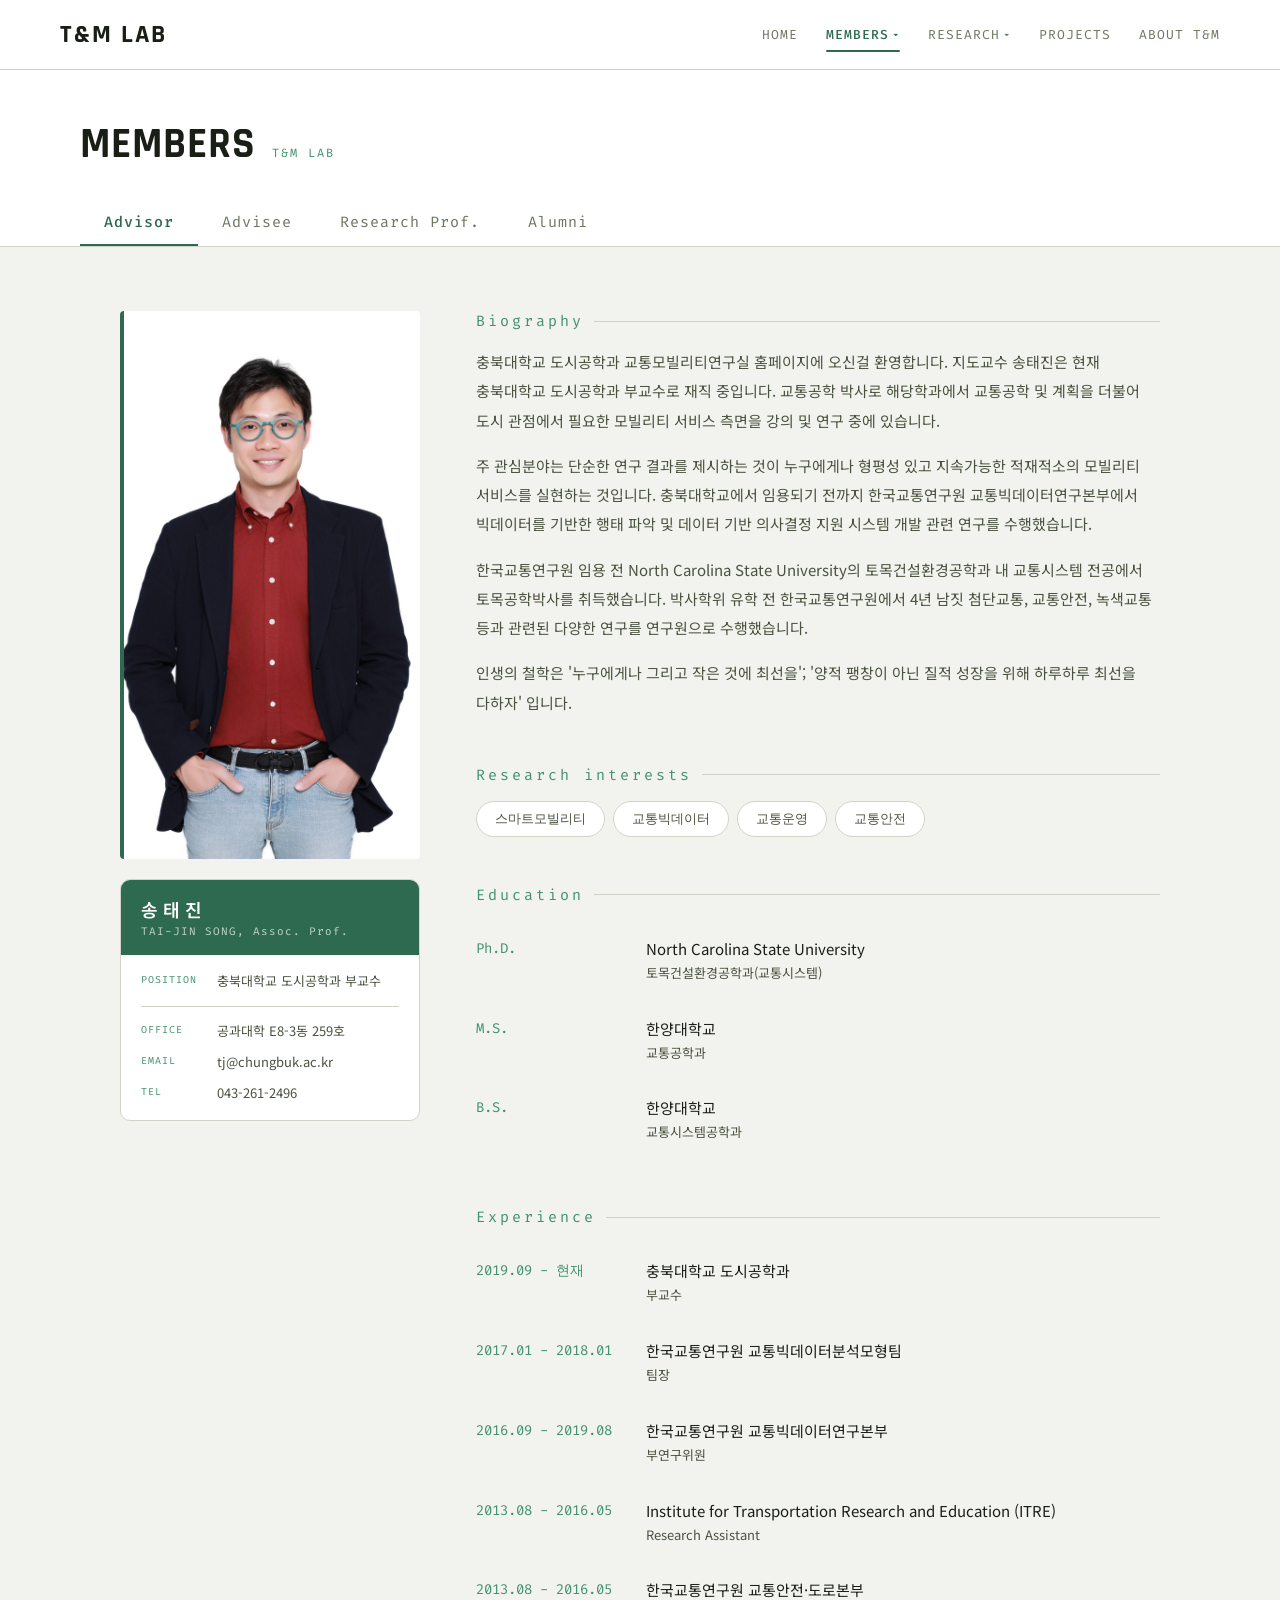
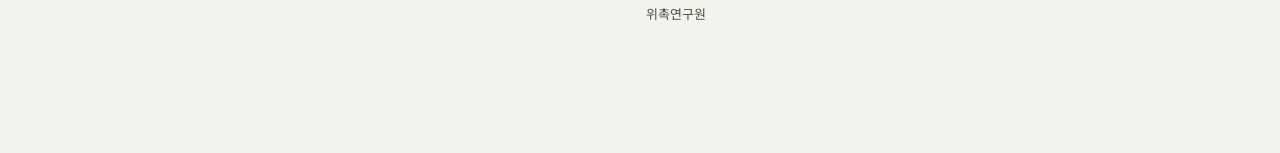
<file: Members/Advisor.html>
﻿<!DOCTYPE html>
<html lang="ko">
<head>
<meta charset="UTF-8">
<meta name="viewport" content="width=device-width, initial-scale=1.0">
<title>T&M LAB — Members</title>
<link rel="stylesheet" href="css/style_Members_Advisor.css">
<link href="https://fonts.googleapis.com/css2?family=Rajdhani:wght@500;700&family=Noto+Sans+KR:wght@300;400;600&family=Fira+Code:wght@400;500&display=swap" rel="stylesheet">
<link rel="stylesheet" href="../css/common-header.css">

<link rel="stylesheet" href="../css/mobile-fix.css">
</head>

<body>

<!-- ── HEADER ── -->
<div id="site-header"></div>

<!-- ── PAGE HERO + SUB NAV ── -->
<div class="page-hero">
  <div class="page-hero-top">
    <h1>MEMBERS</h1>
    <span>T&M LAB</span>
  </div>
  <nav class="sub-nav">
    <a href="Advisor.html" class="active">Advisor</a>
    <a href="Advisee.html">Advisee</a>
    <a href="Postdoc.html">Research Prof.</a>
    <a href="Alumni.html">Alumni</a>
  </nav>
</div>

<!-- ── CONTENT ── -->
<div class="members-wrap">
  <div class="advisor-layout">

    <!-- LEFT : 사진 + 프로필 카드 -->
    <div class="advisor-photo-col">

      <div class="advisor-photo-wrap">
        <!-- 실제 이미지 경로로 교체하세요 -->
        <img src="profiles/Advisor.jpg" alt="Tai-Jin Song">
      </div>

      <div class="advisor-profile-card">
        <div class="profile-card-header">
          <div class="profile-name-ko">송 태 진</div>
          <div class="profile-name-en">TAI-JIN SONG, Assoc. Prof.</div>
        </div>

        <div class="profile-card-body">

          <div class="profile-row">
            <div class="profile-row-label">POSITION</div>
            <div class="profile-row-val">충북대학교 도시공학과 부교수</div>
          </div>

          <div class="profile-divider"></div>

          <div class="profile-row">
            <div class="profile-row-label">OFFICE</div>
            <div class="profile-row-val">공과대학 E8-3동 259호</div>
          </div>

          <div class="profile-row">
            <div class="profile-row-label">EMAIL</div>
            <div class="profile-row-val">tj@chungbuk.ac.kr</div>
          </div>

          <div class="profile-row">
            <div class="profile-row-label">TEL</div>
            <div class="profile-row-val">043-261-2496</div>
          </div>

        </div>

        

      </div>

    </div>

    <!-- RIGHT : 바이오 -->
    <div class="advisor-bio-col">

      <div class="bio-section">
        <div class="bio-section-label">Biography</div>
        <p class="bio-text">
          충북대학교 도시공학과 교통모빌리티연구실 홈페이지에 오신걸 환영합니다.
          지도교수 송태진은 현재 충북대학교 도시공학과 부교수로 재직 중입니다.
          교통공학 박사로 해당학과에서 교통공학 및 계획을 더불어 도시 관점에서
          필요한 모빌리티 서비스 측면을 강의 및 연구 중에 있습니다.
        </p>
        <p class="bio-text" style="margin-top:16px">
          주 관심분야는 단순한 연구 결과를 제시하는 것이 누구에게나 형평성 있고
          지속가능한 적재적소의 모빌리티 서비스를 실현하는 것입니다.
          충북대학교에서 임용되기 전까지 한국교통연구원 교통빅데이터연구본부에서
          빅데이터를 기반한 행태 파악 및 데이터 기반 의사결정 지원 시스템 개발
          관련 연구를 수행했습니다.
        </p>
        <p class="bio-text" style="margin-top:16px">
          한국교통연구원 임용 전 North Carolina State University의 토목건설환경공학과 내
          교통시스템 전공에서 토목공학박사를 취득했습니다. 박사학위 유학 전
          한국교통연구원에서 4년 남짓 첨단교통, 교통안전, 녹색교통 등과 관련된
          다양한 연구를 연구원으로 수행했습니다.
        </p>
        <p class="bio-text" style="margin-top:16px">
          인생의 철학은 '누구에게나 그리고 작은 것에 최선을'; '양적 팽창이 아닌
          질적 성장을 위해 하루하루 최선을 다하자' 입니다.
        </p>
      </div>

      <div class="bio-section">
        <div class="bio-section-label">Research interests</div>
        <div class="interest-tags">
          <span class="interest-tag">스마트모빌리티</span>
          <span class="interest-tag">교통빅데이터</span>
          <span class="interest-tag">교통운영</span>
          <span class="interest-tag">교통안전</span>
        </div>
      </div>

      <div class="bio-section">
        <div class="bio-section-label">Education</div>
        <div class="timeline">

          <div class="timeline-item">
            <div class="timeline-year">Ph.D.</div>
            <div class="timeline-content">
              North Carolina State University
              <small>토목건설환경공학과(교통시스템)</small>
            </div>
          </div>

          <div class="timeline-item">
            <div class="timeline-year">M.S.</div>
            <div class="timeline-content">
              한양대학교
              <small>교통공학과</small>
            </div>
          </div>

          <div class="timeline-item">
            <div class="timeline-year">B.S.</div>
            <div class="timeline-content">
              한양대학교 
              <small>교통시스템공학과</small>
            </div>
          </div>

        </div>
      </div>

      <div class="bio-section">
        <div class="bio-section-label">Experience</div>
        <div class="timeline">

          <div class="timeline-item">
            <div class="timeline-year">2019.09 - 현재</div>
            <div class="timeline-content">
              충북대학교 도시공학과
              <small>부교수</small>
            </div>
          </div>

          <div class="timeline-item">
            <div class="timeline-year">2017.01 - 2018.01</div>
            <div class="timeline-content">
              한국교통연구원 교통빅데이터분석모형팀
              <small>팀장</small>
            </div>
          </div>
          
          <div class="timeline-item">
             <div class="timeline-year">2016.09 - 2019.08</div>
             <div class="timeline-content">
               한국교통연구원 교통빅데이터연구본부
               <small>부연구위원</small>
             </div>
          </div>

          <div class="timeline-item">
             <div class="timeline-year">2013.08 - 2016.05</div>
             <div class="timeline-content">
               Institute for Transportation Research and Education (ITRE)
               <small>Research Assistant</small>
             </div>
          </div>

          <div class="timeline-item">
             <div class="timeline-year">2013.08 - 2016.05</div>
             <div class="timeline-content">
               한국교통연구원 교통안전·도로본부
               <small>위촉연구원</small>
             </div>
          </div>

        </div>
      </div>

    </div>
  </div>
</div>


<script src="../js/site-header.js"></script>
<script src="../js/auto-counts.js"></script>
</body>
</html>
</file>
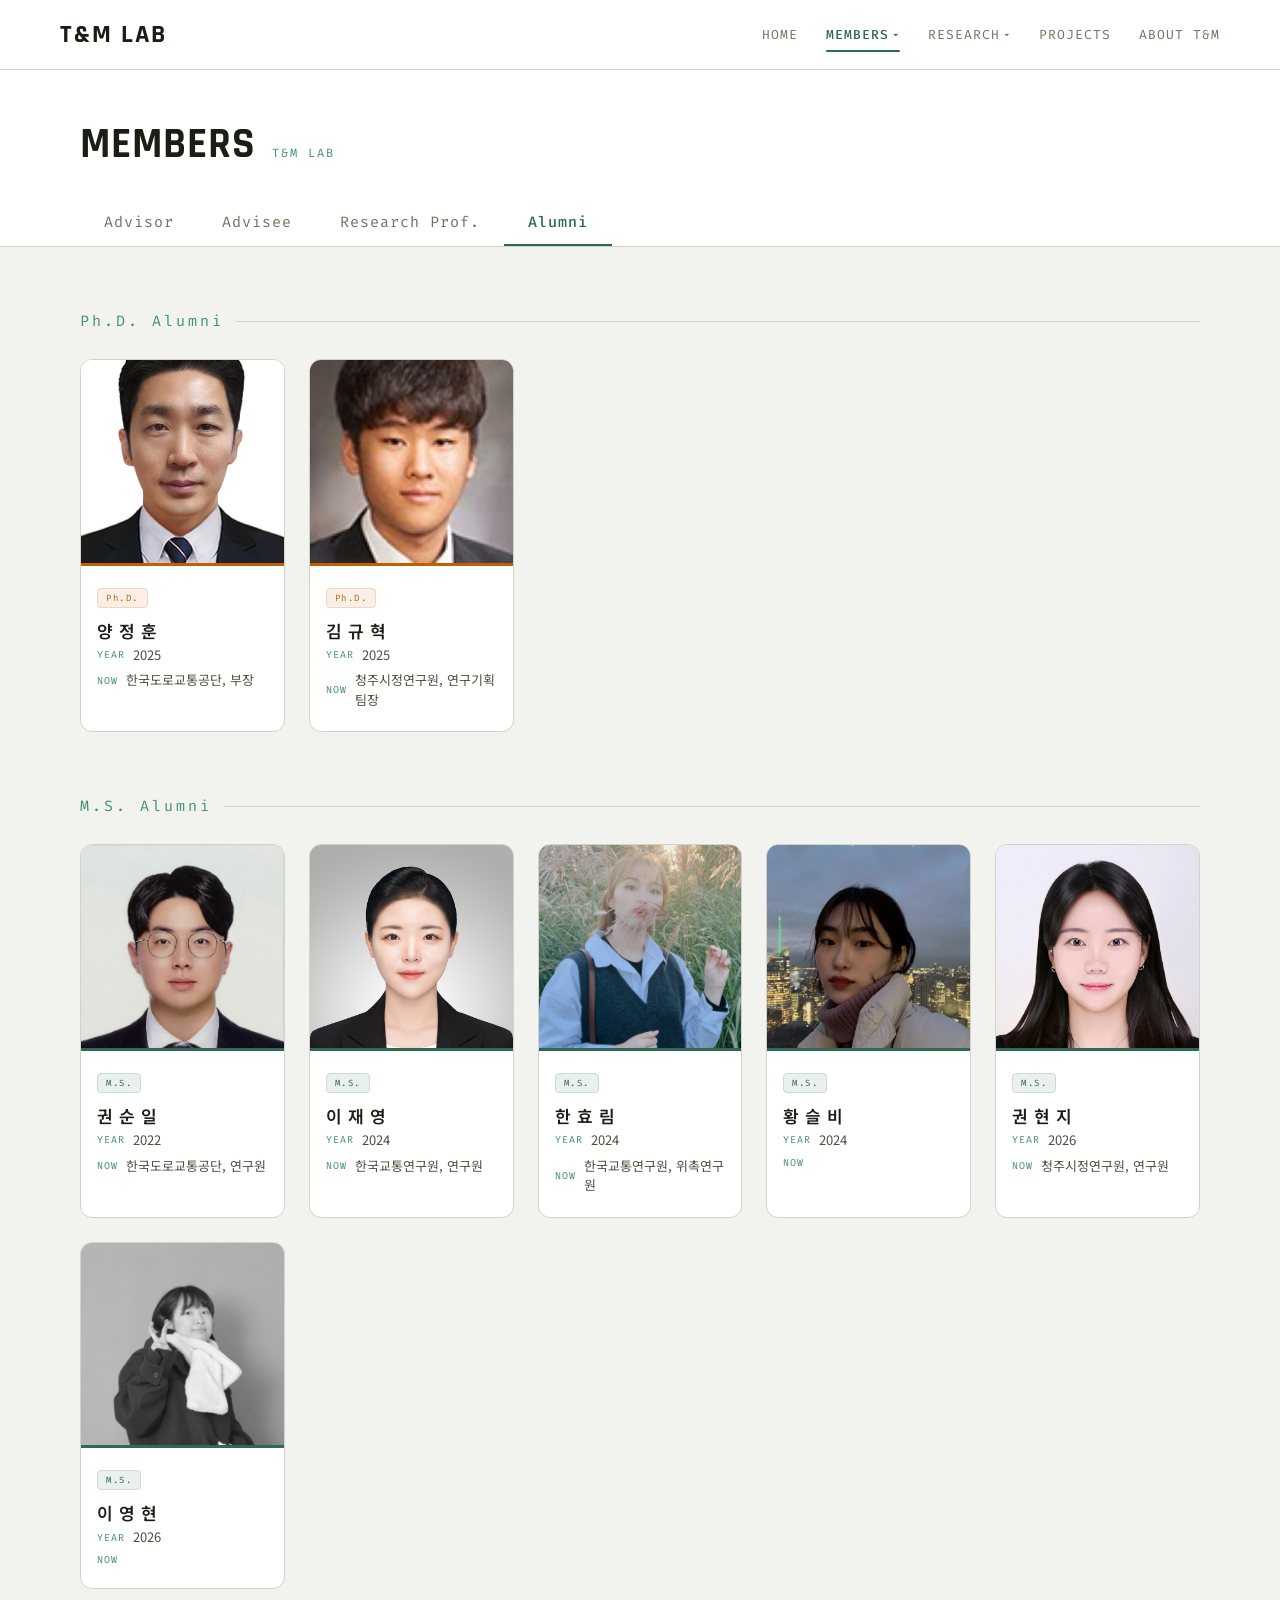
<file: Members/Alumni.html>
﻿<!DOCTYPE html>
<html lang="ko">
<head>
<meta charset="UTF-8">
<meta name="viewport" content="width=device-width, initial-scale=1.0">
<title>T&M LAB — Alumni</title>
<link rel="stylesheet" href="css/style_Members_Alumni.css">
<link href="https://fonts.googleapis.com/css2?family=Rajdhani:wght@500;700&family=Noto+Sans+KR:wght@300;400;600&family=Fira+Code:wght@400;500&display=swap" rel="stylesheet">
<link rel="stylesheet" href="../css/common-header.css">
<link rel="stylesheet" href="css/member-list-linker.css">

<link rel="stylesheet" href="../css/mobile-fix.css">
</head>

<body>

<!-- ── HEADER ── -->
<div id="site-header"></div>

<!-- ── PAGE HERO + SUB NAV ── -->
<div class="page-hero">
  <div class="page-hero-top">
    <h1>MEMBERS</h1>
    <span>T&M LAB</span>
  </div>
  <nav class="sub-nav">
    <a href="Advisor.html">Advisor</a>
    <a href="Advisee.html">Advisee</a>
    <a href="Postdoc.html">Research Prof.</a>
    <a href="Alumni.html" class="active">Alumni</a>
  </nav>
</div>

<!-- ── CONTENT ── -->
<div class="members-wrap">

  <!-- 박사 졸업생 -->
  <div class="degree-group">
    <div class="degree-group-label">Ph.D. Alumni</div>
    <div class="alumni-grid">

      <div class="alumni-card phd">
        <img class="alumni-photo" src="profiles/Alumni/양정훈.jpg" alt="양정훈"
          onerror="this.style.display='none';this.nextElementSibling.style.display='flex'">
        <div class="alumni-photo-placeholder">
          <svg viewBox="0 0 24 24" fill="none" stroke="currentColor" stroke-width="1.2">
            <circle cx="12" cy="8" r="4"/><path d="M4 20c0-4 3.6-7 8-7s8 3 8 7"/>
          </svg>
        </div>
        <div class="alumni-body">
          <span class="alumni-badge badge-phd">Ph.D.</span>
          <div class="alumni-name-ko">양 정 훈</div>
          <div class="alumni-info-row">
            <span class="alumni-info-label">YEAR</span>
            <span class="alumni-info-val">2025</span>
          </div>
          <div class="alumni-info-row">
            <span class="alumni-info-label">NOW</span>
            <span class="alumni-info-val">한국도로교통공단, 부장</span>
          </div>
        </div>
      </div>

      <div class="alumni-card phd">
        <img class="alumni-photo" src="profiles/Alumni/김규혁.jpg" alt="김규혁"
          onerror="this.style.display='none';this.nextElementSibling.style.display='flex'">
        <div class="alumni-photo-placeholder">
          <svg viewBox="0 0 24 24" fill="none" stroke="currentColor" stroke-width="1.2">
            <circle cx="12" cy="8" r="4"/><path d="M4 20c0-4 3.6-7 8-7s8 3 8 7"/>
          </svg>
        </div>
        <div class="alumni-body">
          <span class="alumni-badge badge-phd">Ph.D.</span>
          <div class="alumni-name-ko">김 규 혁</div>
          <div class="alumni-info-row">
            <span class="alumni-info-label">YEAR</span>
            <span class="alumni-info-val">2025</span>
          </div>
          <div class="alumni-info-row">
            <span class="alumni-info-label">NOW</span>
            <span class="alumni-info-val">청주시정연구원, 연구기획팀장</span>
          </div>
        </div>
      </div>
      <!-- 추가 시 위 블록 복사 후 정보만 교체 -->

    </div>
  </div>

  <!-- 석사 졸업생 -->
  <div class="degree-group">
    <div class="degree-group-label">M.S. Alumni</div>
    <div class="alumni-grid">
    
        <div class="alumni-card ms">
          <img class="alumni-photo" src="profiles/Alumni/권순일.jpg" alt="권순일"
            onerror="this.style.display='none';this.nextElementSibling.style.display='flex'">
          <div class="alumni-photo-placeholder">
            <svg viewBox="0 0 24 24" fill="none" stroke="currentColor" stroke-width="1.2">
              <circle cx="12" cy="8" r="4"/><path d="M4 20c0-4 3.6-7 8-7s8 3 8 7"/>
            </svg>
          </div>
          <div class="alumni-body">
            <span class="alumni-badge badge-ms">M.S.</span>
            <div class="alumni-name-ko">권 순 일</div>
            <div class="alumni-info-row">
              <span class="alumni-info-label">YEAR</span>
              <span class="alumni-info-val">2022</span>
            </div>
            <div class="alumni-info-row">
              <span class="alumni-info-label">NOW</span>
              <span class="alumni-info-val">한국도로교통공단, 연구원</span>
            </div>
          </div>
        </div>

      <div class="alumni-card ms">
        <img class="alumni-photo" src="profiles/Alumni/이재영.jpg" alt="이재영"
          onerror="this.style.display='none';this.nextElementSibling.style.display='flex'">
        <div class="alumni-photo-placeholder">
          <svg viewBox="0 0 24 24" fill="none" stroke="currentColor" stroke-width="1.2">
            <circle cx="12" cy="8" r="4"/><path d="M4 20c0-4 3.6-7 8-7s8 3 8 7"/>
          </svg>
        </div>
        <div class="alumni-body">
          <span class="alumni-badge badge-ms">M.S.</span>
          <div class="alumni-name-ko">이 재 영</div>
          <div class="alumni-info-row">
            <span class="alumni-info-label">YEAR</span>
            <span class="alumni-info-val">2024</span>
          </div>
          <div class="alumni-info-row">
            <span class="alumni-info-label">NOW</span>
            <span class="alumni-info-val">한국교통연구원, 연구원</span>
          </div>
        </div>
      </div>

      <div class="alumni-card ms">
        <img class="alumni-photo" src="profiles/Alumni/한효림.jpg" alt="한효림"
          onerror="this.style.display='none';this.nextElementSibling.style.display='flex'">
        <div class="alumni-photo-placeholder">
          <svg viewBox="0 0 24 24" fill="none" stroke="currentColor" stroke-width="1.2">
            <circle cx="12" cy="8" r="4"/><path d="M4 20c0-4 3.6-7 8-7s8 3 8 7"/>
          </svg>
        </div>
        <div class="alumni-body">
          <span class="alumni-badge badge-ms">M.S.</span>
          <div class="alumni-name-ko">한 효 림</div>
          <div class="alumni-info-row">
            <span class="alumni-info-label">YEAR</span>
            <span class="alumni-info-val">2024</span>
          </div>
          <div class="alumni-info-row">
            <span class="alumni-info-label">NOW</span>
            <span class="alumni-info-val">한국교통연구원, 위촉연구원</span>
          </div>
        </div>
      </div>
      

      <div class="alumni-card ms">
        <img class="alumni-photo" src="profiles/Alumni/황슬비.jpg" alt="황슬비"
          onerror="this.style.display='none';this.nextElementSibling.style.display='flex'">
        <div class="alumni-photo-placeholder">
          <svg viewBox="0 0 24 24" fill="none" stroke="currentColor" stroke-width="1.2">
            <circle cx="12" cy="8" r="4"/><path d="M4 20c0-4 3.6-7 8-7s8 3 8 7"/>
          </svg>
        </div>
        <div class="alumni-body">
          <span class="alumni-badge badge-ms">M.S.</span>
          <div class="alumni-name-ko">황 슬 비</div>
          <div class="alumni-info-row">
            <span class="alumni-info-label">YEAR</span>
            <span class="alumni-info-val">2024</span>
          </div>
          <div class="alumni-info-row">
            <span class="alumni-info-label">NOW</span>
            <span class="alumni-info-val"> </span>
          </div>
        </div>
      </div>
      
          
      <div class="alumni-card ms">
        <img class="alumni-photo" src="profiles/Alumni/권현지.jpg" alt="권현지"
          onerror="this.style.display='none';this.nextElementSibling.style.display='flex'">
        <div class="alumni-photo-placeholder">
          <svg viewBox="0 0 24 24" fill="none" stroke="currentColor" stroke-width="1.2">
            <circle cx="12" cy="8" r="4"/><path d="M4 20c0-4 3.6-7 8-7s8 3 8 7"/>
          </svg>
        </div>
        <div class="alumni-body">
          <span class="alumni-badge badge-ms">M.S.</span>
          <div class="alumni-name-ko">권 현 지</div>
          <div class="alumni-info-row">
            <span class="alumni-info-label">YEAR</span>
            <span class="alumni-info-val">2026</span>
          </div>
          <div class="alumni-info-row">
            <span class="alumni-info-label">NOW</span>
            <span class="alumni-info-val">청주시정연구원, 연구원</span>
          </div>
        </div>
      </div>
      
      <div class="alumni-card ms">
        <img class="alumni-photo" src="profiles/Alumni/이영현.jpg" alt="이영현"
          onerror="this.style.display='none';this.nextElementSibling.style.display='flex'">
        <div class="alumni-photo-placeholder">
          <svg viewBox="0 0 24 24" fill="none" stroke="currentColor" stroke-width="1.2">
            <circle cx="12" cy="8" r="4"/><path d="M4 20c0-4 3.6-7 8-7s8 3 8 7"/>
          </svg>
        </div>
        <div class="alumni-body">
          <span class="alumni-badge badge-ms">M.S.</span>
          <div class="alumni-name-ko">이 영 현</div>
          <div class="alumni-info-row">
            <span class="alumni-info-label">YEAR</span>
            <span class="alumni-info-val">2026</span>
          </div>
          <div class="alumni-info-row">
            <span class="alumni-info-label">NOW</span>
            <span class="alumni-info-val">  </span>
          </div>
        </div>
      </div>

      

      <!-- 추가 시 위 블록 복사 후 정보만 교체 -->

    </div>
  </div>

</div>


<script src="../js/site-header.js"></script>
<script src="../js/auto-counts.js"></script>
<script src="js/member-list-linker.js"></script>
</body>
</html>
</file>
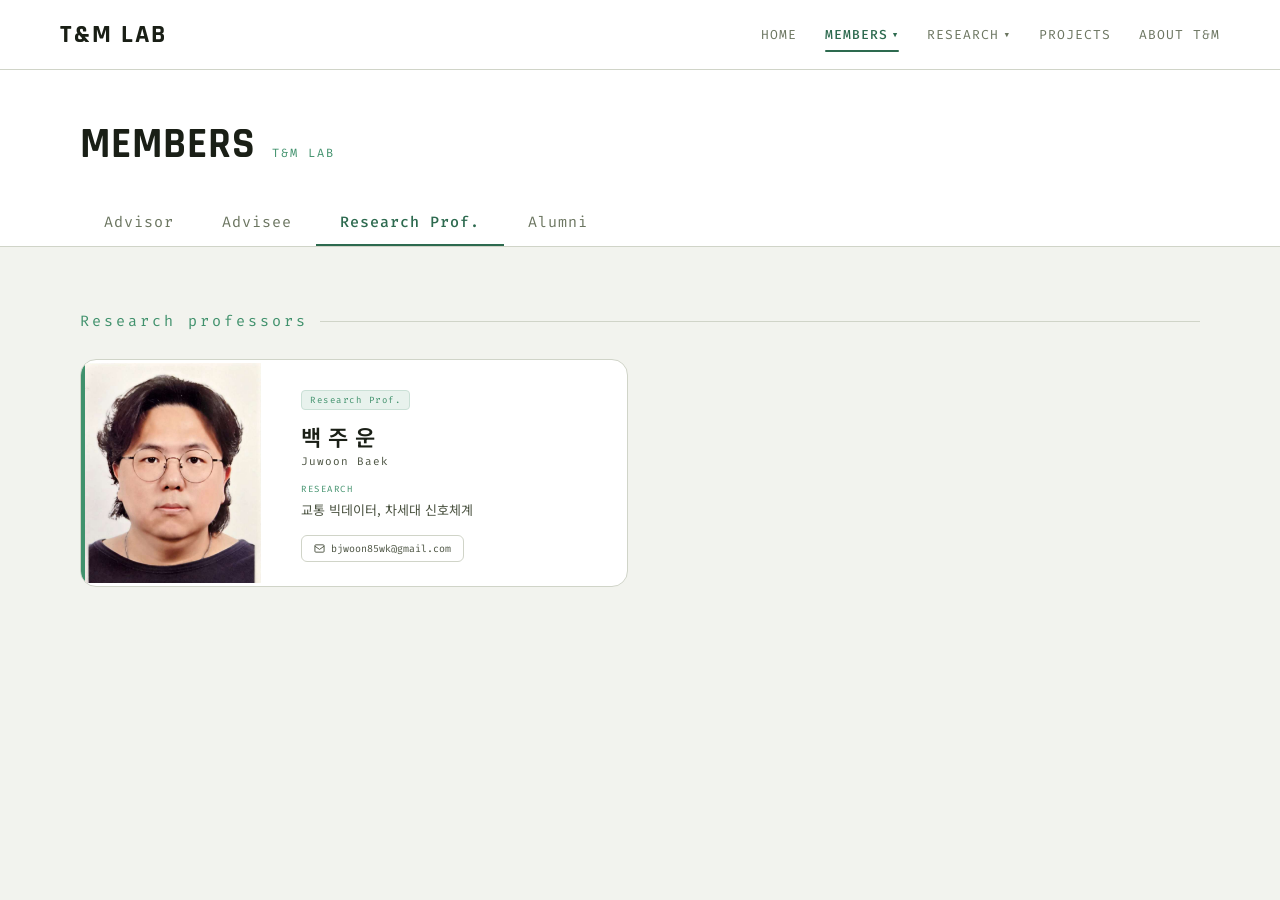
<file: Members/Postdoc.html>
﻿<!DOCTYPE html>
<html lang="ko">
<head>
<meta charset="UTF-8">
<meta name="viewport" content="width=device-width, initial-scale=1.0">
<title>T&M LAB — Postdoc</title>
<link rel="stylesheet" href="css/style_Members_Postdoc.css">
<link href="https://fonts.googleapis.com/css2?family=Rajdhani:wght@500;700&family=Noto+Sans+KR:wght@300;400;600&family=Fira+Code:wght@400;500&display=swap" rel="stylesheet">
<link rel="stylesheet" href="../css/common-header.css">
<link rel="stylesheet" href="css/member-list-linker.css">


<link rel="stylesheet" href="../css/mobile-fix.css">
</head>

<body>

<!-- ── HEADER ── -->
<div id="site-header"></div>

<!-- ── PAGE HERO + SUB NAV ── -->
<div class="page-hero">
  <div class="page-hero-top">
    <h1>MEMBERS</h1>
    <span>T&M LAB</span>
  </div>
  <nav class="sub-nav">
    <a href="Advisor.html">Advisor</a>
    <a href="Advisee.html">Advisee</a>
    <a href="Postdoc.html" class="active">Research Prof.</a>
    <a href="Alumni.html">Alumni</a>
  </nav>
</div>

<!-- ── CONTENT ── -->
<div class="members-wrap">
  <div class="degree-group">
    <div class="degree-group-label">Research professors</div>
    <div class="postdoc-grid">  

        <div class="postdoc-card">
          <div class="postdoc-photo-wrap">
            <img class="postdoc-photo" src="profiles/Postdoc/백주운.png" alt="백주운"
              onerror="this.style.display='none';this.nextElementSibling.style.display='flex'">
            <div class="postdoc-photo-placeholder">
              <svg viewBox="0 0 24 24" fill="none" stroke="currentColor" stroke-width="1.2">
                <circle cx="12" cy="8" r="4"/><path d="M4 20c0-4 3.6-7 8-7s8 3 8 7"/>
              </svg>
            </div>
          </div>
          <div class="postdoc-body">
            <span class="postdoc-badge">Research Prof.</span>
            <div class="postdoc-name-ko">백 주 운</div>
            <div class="postdoc-name-en">Juwoon Baek</div>
            <div class="postdoc-topic-label">RESEARCH</div>
            <div class="postdoc-topic">교통 빅데이터, 차세대 신호체계</div>
            <a class="postdoc-email" href="bjwoon85wk@gmail.com">
              <svg width="11" height="11" viewBox="0 0 24 24" fill="none" stroke="currentColor" stroke-width="2">
                <rect x="2" y="4" width="20" height="16" rx="2"/><path d="m2 7 10 7 10-7"/>
              </svg>
              bjwoon85wk@gmail.com
            </a>
          </div>
        </div>
    
        
    </div>  

    <!-- 추가 시 위 .postdoc-card 블록 복사 후 정보만 교체 -->

  </div>
</div>


<script src="../js/site-header.js"></script>
<script src="../js/auto-counts.js"></script>
<script src="js/member-list-linker.js"></script>
</body>
</html>
</file>
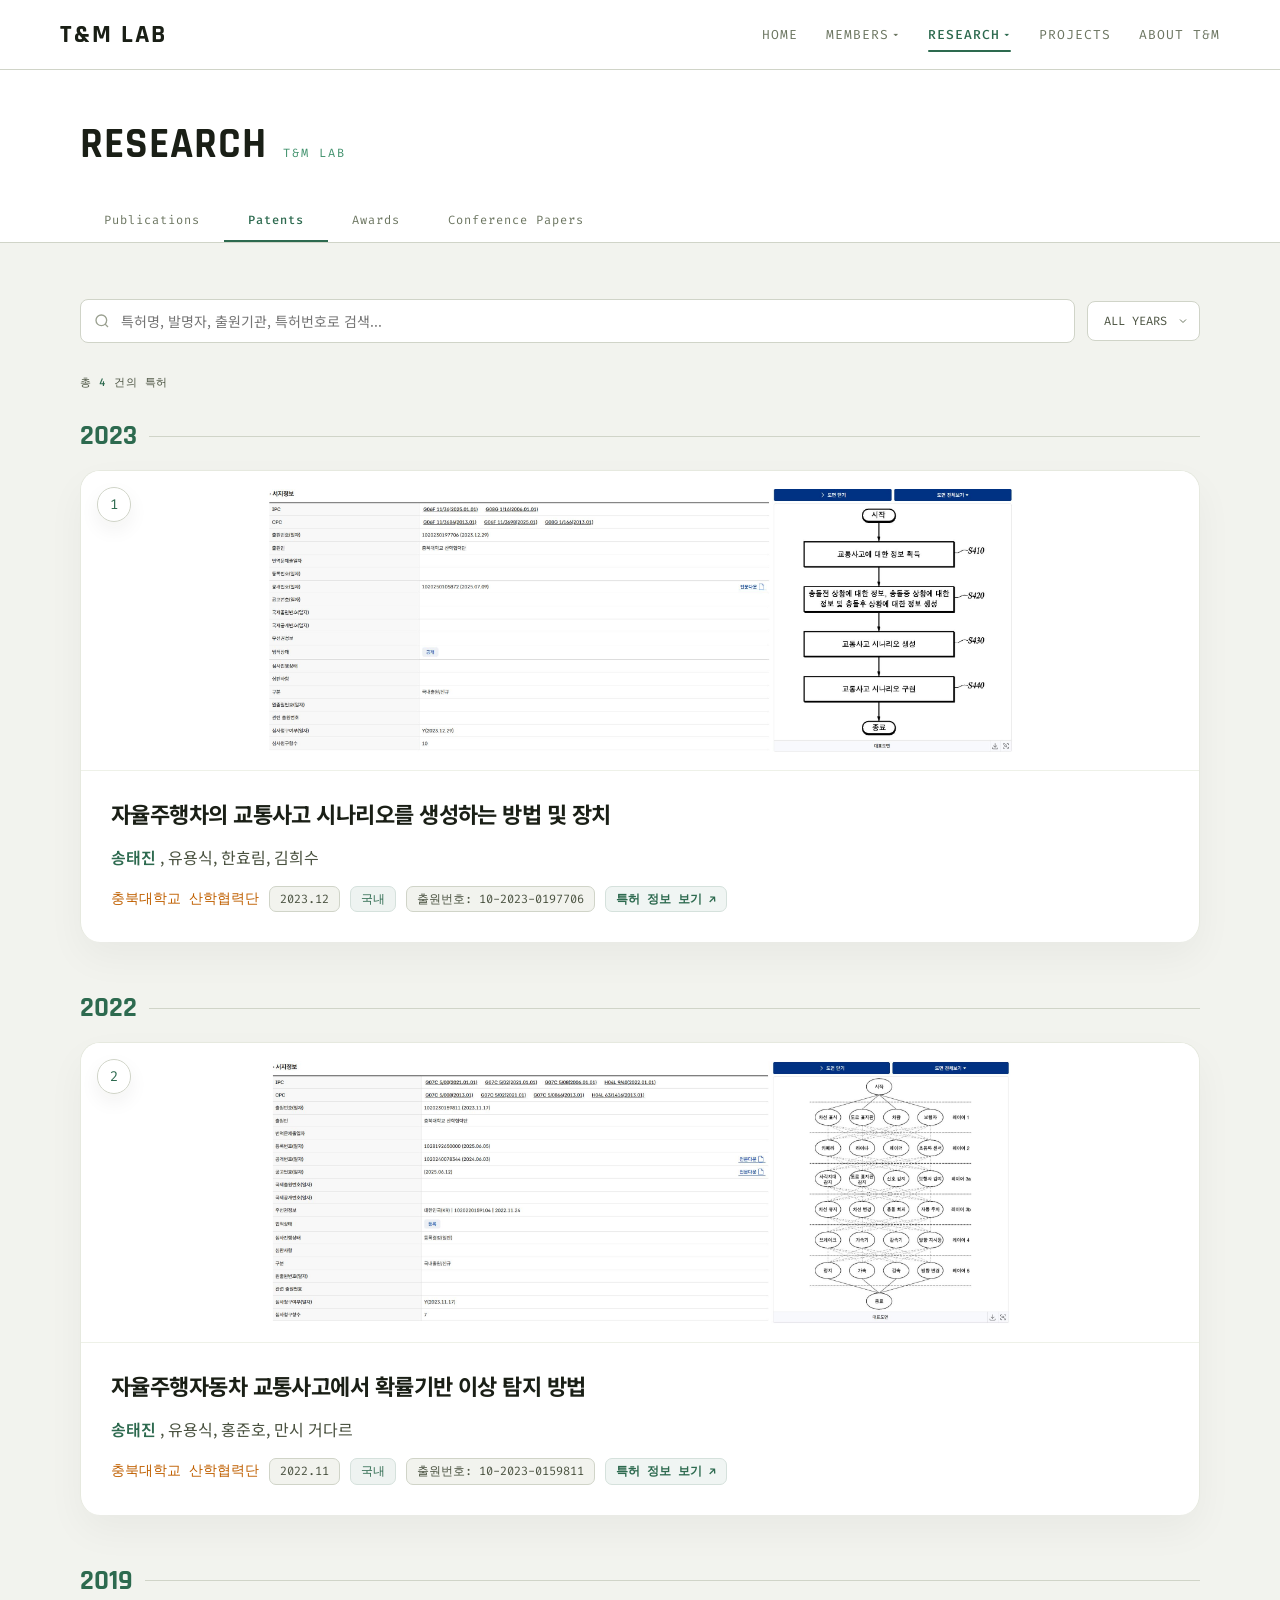
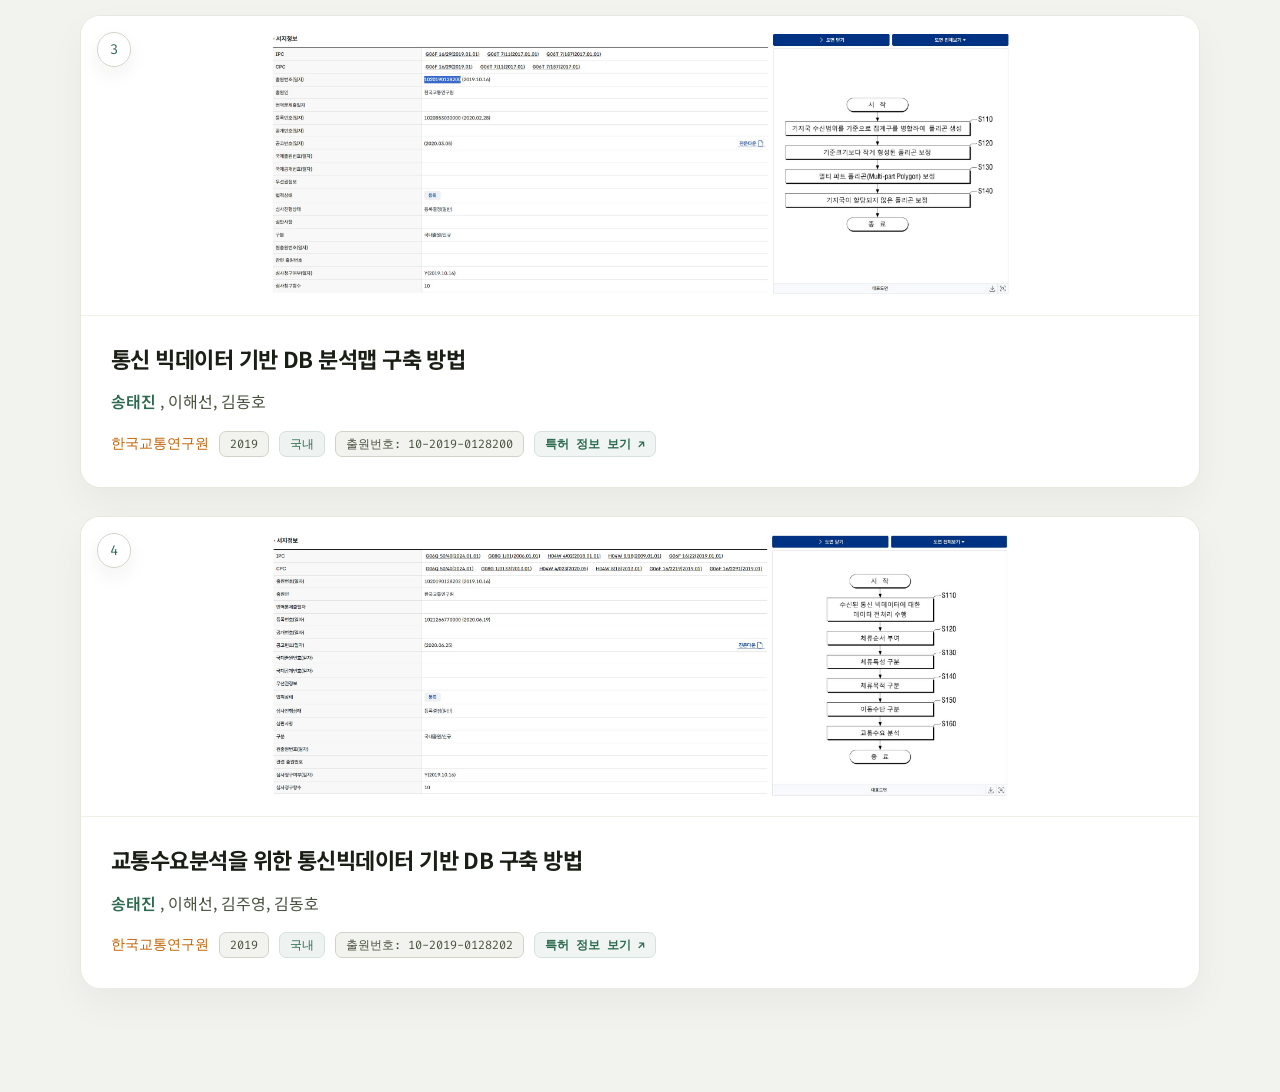
<file: Research/Patents.html>
﻿<!DOCTYPE html>

<html lang="ko">
<head>
<meta charset="UTF-8">
<meta name="viewport" content="width=device-width, initial-scale=1.0">
<title>
   T&amp;M LAB — Patents
  </title>
<link href="css/style_Research_patents.css" rel="stylesheet"/>
<link href="https://fonts.googleapis.com/css2?family=Rajdhani:wght@500;700&amp;family=Noto+Sans+KR:wght@300;400;600&amp;family=Fira+Code:wght@400;500&amp;display=swap" rel="stylesheet"/>
<link rel="stylesheet" href="../css/common-header.css">
<link rel="stylesheet" href="../css/mobile-fix.css">
</head>
<body>
<!-- ── HEADER ── -->
<div id="site-header"></div>
<!-- ── PAGE HERO + SUB NAV ── -->
<div class="page-hero">
<div class="page-hero-top">
<h1>
     RESEARCH
    </h1>
<span>
     T&amp;M LAB
    </span>
</div>
<nav class="sub-nav">
<a href="Publications.html">
     Publications
    </a>
<a class="active" href="Patents.html">
     Patents
    </a>
<a href="Awards.html">
     Awards
    </a>
<a href="Conference.html">
     Conference Papers
    </a>
</nav>
</div>
<!-- ── CONTENT ── -->
<div class="research-wrap">
<!-- 검색 + 필터 -->
<div class="search-bar">
<div class="search-input-wrap">
<svg fill="none" height="16" stroke="currentColor" stroke-width="2" viewbox="0 0 24 24" width="16">
<circle cx="11" cy="11" r="8">
</circle>
<path d="m21 21-4.35-4.35">
</path>
</svg>
<input class="search-input" id="searchInput" placeholder="특허명, 발명자, 출원기관, 특허번호로 검색..." type="text"/>
</div>
<select class="filter-select" id="yearFilter">
<option value="">
      ALL YEARS
     </option>
<option value="2023">
      2023
     </option>
<option value="2022">
      2022
     </option>
<option value="2019">
      2019
     </option>
</select>
</div>
<div class="result-count">
    총
    <span id="countNum">
     4
    </span>
    건의 특허
   </div>
<!-- ── 2023 ── -->
<div class="year-group" data-year="2023">
<div class="year-label">
     2023
    </div>
<div class="pub-list patent-list">
<div class="pub-item patent-item" data-authors="송태진 유용식 한효림 김희수" data-img="../img/patents/자율주행차의 교통사고 시나리오를 생성하는 방법 및 장치.jpg" data-journal="충북대학교 산학협력단 10-2023-0197557" data-patent-no="10-2023-0197557" data-patent-url="https://doi.org/10.8080/1020230197706" data-title="자율주행차의 교통사고 시나리오를 생성하는 방법 및 장치">
<div class="pub-num">
       1
      </div>
<div class="patent-figure">
<img class="patent-img" src="../img/patents/자율주행차의 교통사고 시나리오를 생성하는 방법 및 장치.jpg"/>
</div>
<div class="pub-content">
<div class="pub-title">
<a class="patent-title-link" href="https://doi.org/10.8080/1020230197706" rel="noopener" target="_blank">
         자율주행차의 교통사고 시나리오를 생성하는 방법 및 장치
        </a>
</div>
<div class="pub-authors">
<strong>
         송태진
        </strong>
        , 유용식, 한효림, 김희수
       </div>
<div class="pub-meta">
<span class="pub-journal">
         충북대학교 산학협력단
        </span>
<span class="pub-year-tag">
         2023.12
        </span>
<span class="pub-lang ko">
         국내
        </span>
<span class="patent-no-tag">
       	출원번호: 10-2023-0197706 
        </span>
<a class="patent-link" href="https://doi.org/10.8080/1020230197706" rel="noopener" target="_blank">
         특허 정보 보기
        </a>
</div>
</div>
</div>
</div>
</div>
<!-- ── 2022 ── -->
<div class="year-group" data-year="2022">
<div class="year-label">
     2022
    </div>
<div class="pub-list patent-list">
<div class="pub-item patent-item" data-authors="송태진 유용식 홍준호 만시거다르" data-img="../img/patents/자율주행자동차 교통사고에서 확률기반 이상 탐지 방법.jpg" data-journal="충북대학교 산학협력단 10-2022-0159104" data-patent-no="10-2022-0159104" data-patent-url="https://doi.org/10.8080/1020230159811" data-title="자율주행자동차 교통사고에서 확률기반 이상 탐지 방법">
<div class="pub-num">
       2
      </div>
<div class="patent-figure">
<img class="patent-img" src="../img/patents/자율주행자동차 교통사고에서 확률기반 이상 탐지 방법.jpg"/>
</div>
<div class="pub-content">
<div class="pub-title">
<a class="patent-title-link" href="https://doi.org/10.8080/1020230159811" rel="noopener" target="_blank">
         자율주행자동차 교통사고에서 확률기반 이상 탐지 방법
        </a>
</div>
<div class="pub-authors">
<strong>
         송태진
        </strong>
        , 유용식, 홍준호, 만시 거다르
       </div>
<div class="pub-meta">
<span class="pub-journal">
         충북대학교 산학협력단
        </span>
<span class="pub-year-tag">
         2022.11
        </span>
<span class="pub-lang ko">
         국내
        </span>
<span class="patent-no-tag">
         출원번호: 10-2023-0159811
        </span>
<a class="patent-link" href="https://doi.org/10.8080/1020230159811" rel="noopener" target="_blank">
         특허 정보 보기
        </a>
</div>
</div>
</div>
</div>
</div>
<!-- ── 2019 ── -->
<div class="year-group" data-year="2019">
<div class="year-label">
     2019
    </div>
<div class="pub-list patent-list">
<div class="pub-item patent-item" data-authors="송태진 이해선 김동호" data-img="../img/patents/통신 빅데이터 기반 DB 분석맵 구축 방법.jpg" data-journal="한국교통연구원 KR102085303B1" data-patent-no="KR102085303B1" data-patent-url="https://doi.org/10.8080/1020190128200" data-title="통신 빅데이터 기반 DB 분석맵 구축 방법">
<div class="pub-num">
       3
      </div>
<div class="patent-figure">
<img class="patent-img" src="../img/patents/통신 빅데이터 기반 DB 분석맵 구축 방법.jpg"/>
</div>
<div class="pub-content">
<div class="pub-title">
<a class="patent-title-link" href="https://doi.org/10.8080/1020190128200" rel="noopener" target="_blank">
         통신 빅데이터 기반 DB 분석맵 구축 방법
        </a>
</div>
<div class="pub-authors">
<strong>
         송태진
        </strong>
        , 이해선, 김동호
       </div>
<div class="pub-meta">
<span class="pub-journal">
         한국교통연구원
        </span>
<span class="pub-year-tag">
         2019
        </span>
<span class="pub-lang ko">
         국내
        </span>
<span class="patent-no-tag">
       	출원번호: 10-2019-0128200
        </span>
<a class="patent-link" href="https://doi.org/10.8080/1020190128200" rel="noopener" target="_blank">
         특허 정보 보기
        </a>
</div>
</div>
</div>
<div class="pub-item patent-item" data-authors="송태진 이해선 김주영 김동호" data-img="../img/patents/교통수요분석을 위한 통신빅데이터 기반 DB 구축 방법.jpg" data-journal="한국교통연구원 KR102126677B1" data-patent-no="KR102126677B1" data-patent-url="https://doi.org/10.8080/1020190128202" data-title="교통수요분석을 위한 통신빅데이터 기반 DB 구축 방법">
<div class="pub-num">
       4
      </div>
<div class="patent-figure">
<img class="patent-img" src="../img/patents/교통수요분석을 위한 통신빅데이터 기반 DB 구축 방법.jpg"/>
</div>
<div class="pub-content">
<div class="pub-title">
<a class="patent-title-link" href="https://doi.org/10.8080/1020190128202" rel="noopener" target="_blank">
         교통수요분석을 위한 통신빅데이터 기반 DB 구축 방법
        </a>
</div>
<div class="pub-authors">
<strong>
         송태진
        </strong>
        , 이해선, 김주영, 김동호
       </div>
<div class="pub-meta">
<span class="pub-journal">
         한국교통연구원
        </span>
<span class="pub-year-tag">
         2019
        </span>
<span class="pub-lang ko">
         국내
        </span>
<span class="patent-no-tag">
       	출원번호: 10-2019-0128202
        </span>
<a class="patent-link" href="https://doi.org/10.8080/1020190128202" rel="noopener" target="_blank">
         특허 정보 보기
        </a>
</div>
</div>
</div>
</div>
</div>
</div>
<script src="js/search.js">
</script>

<script src="../js/site-header.js"></script>
<script src="../js/auto-counts.js"></script>
</body>
</html>
</file>
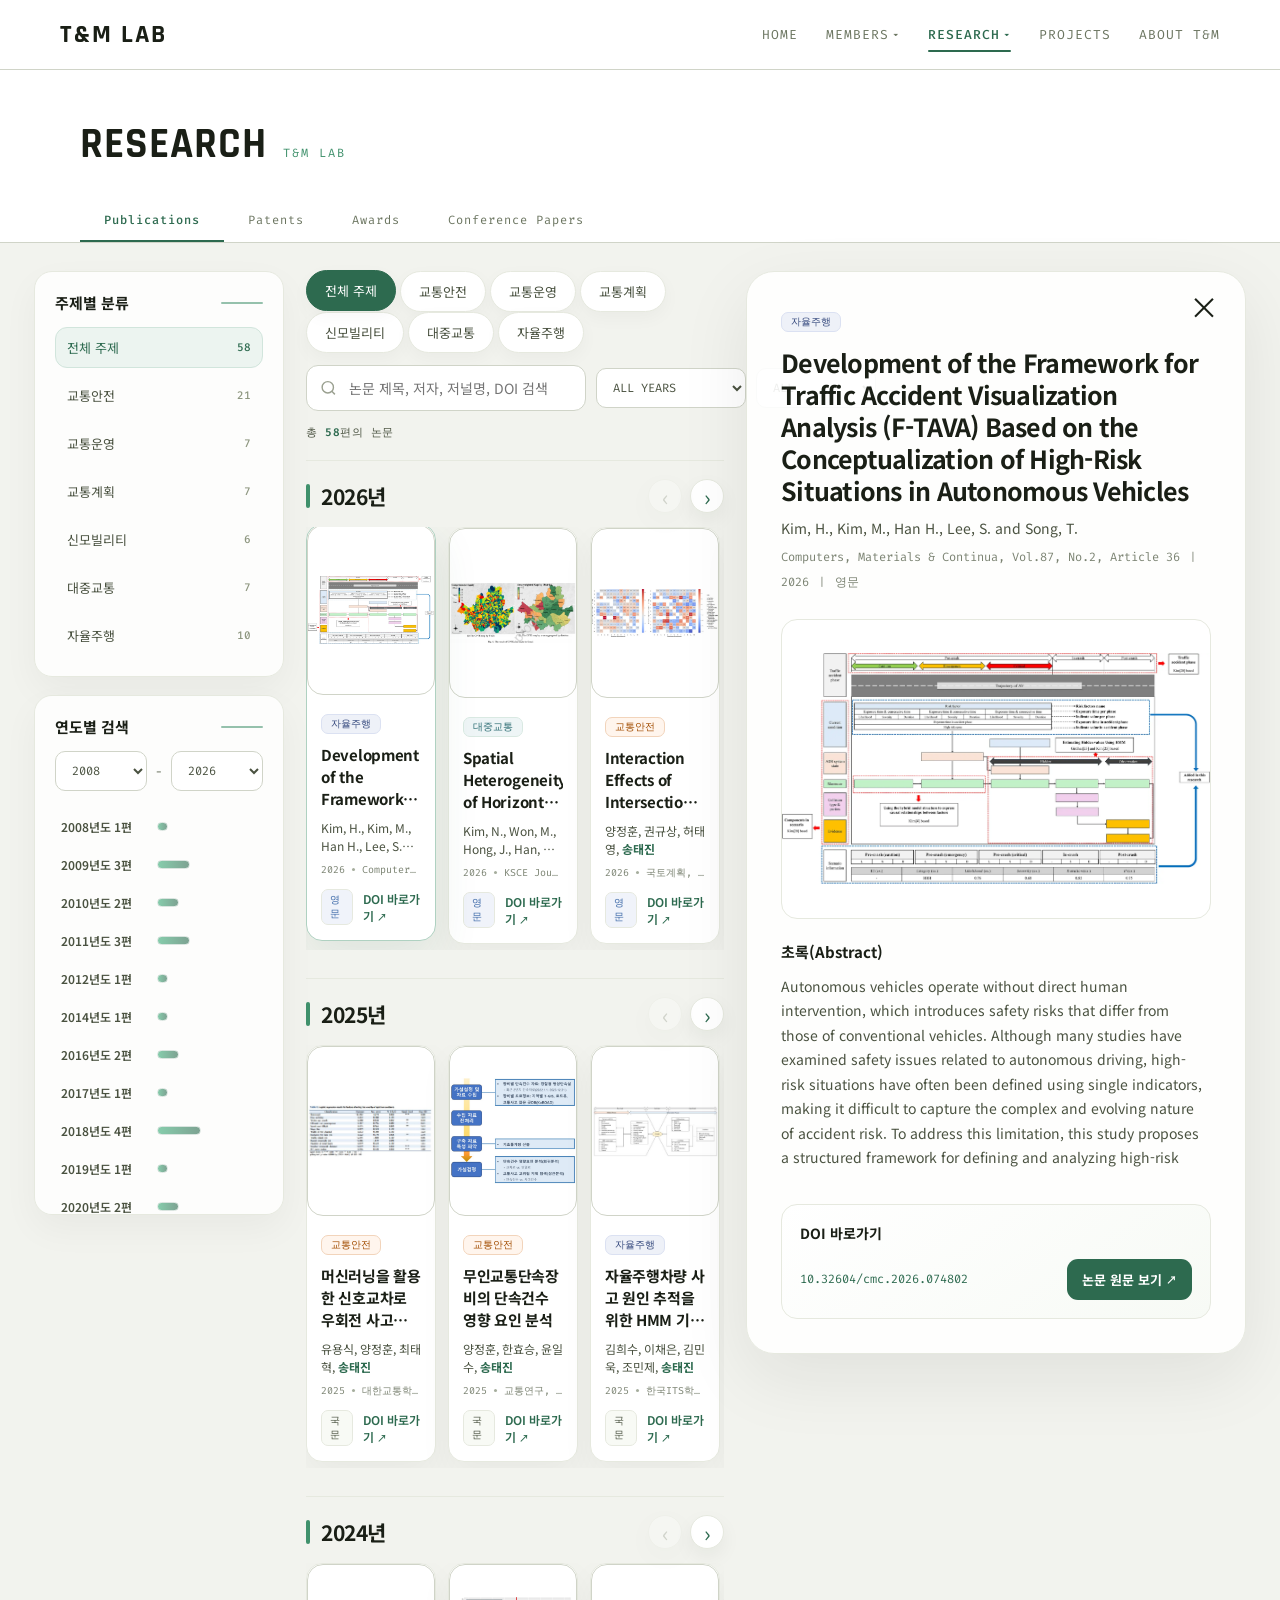
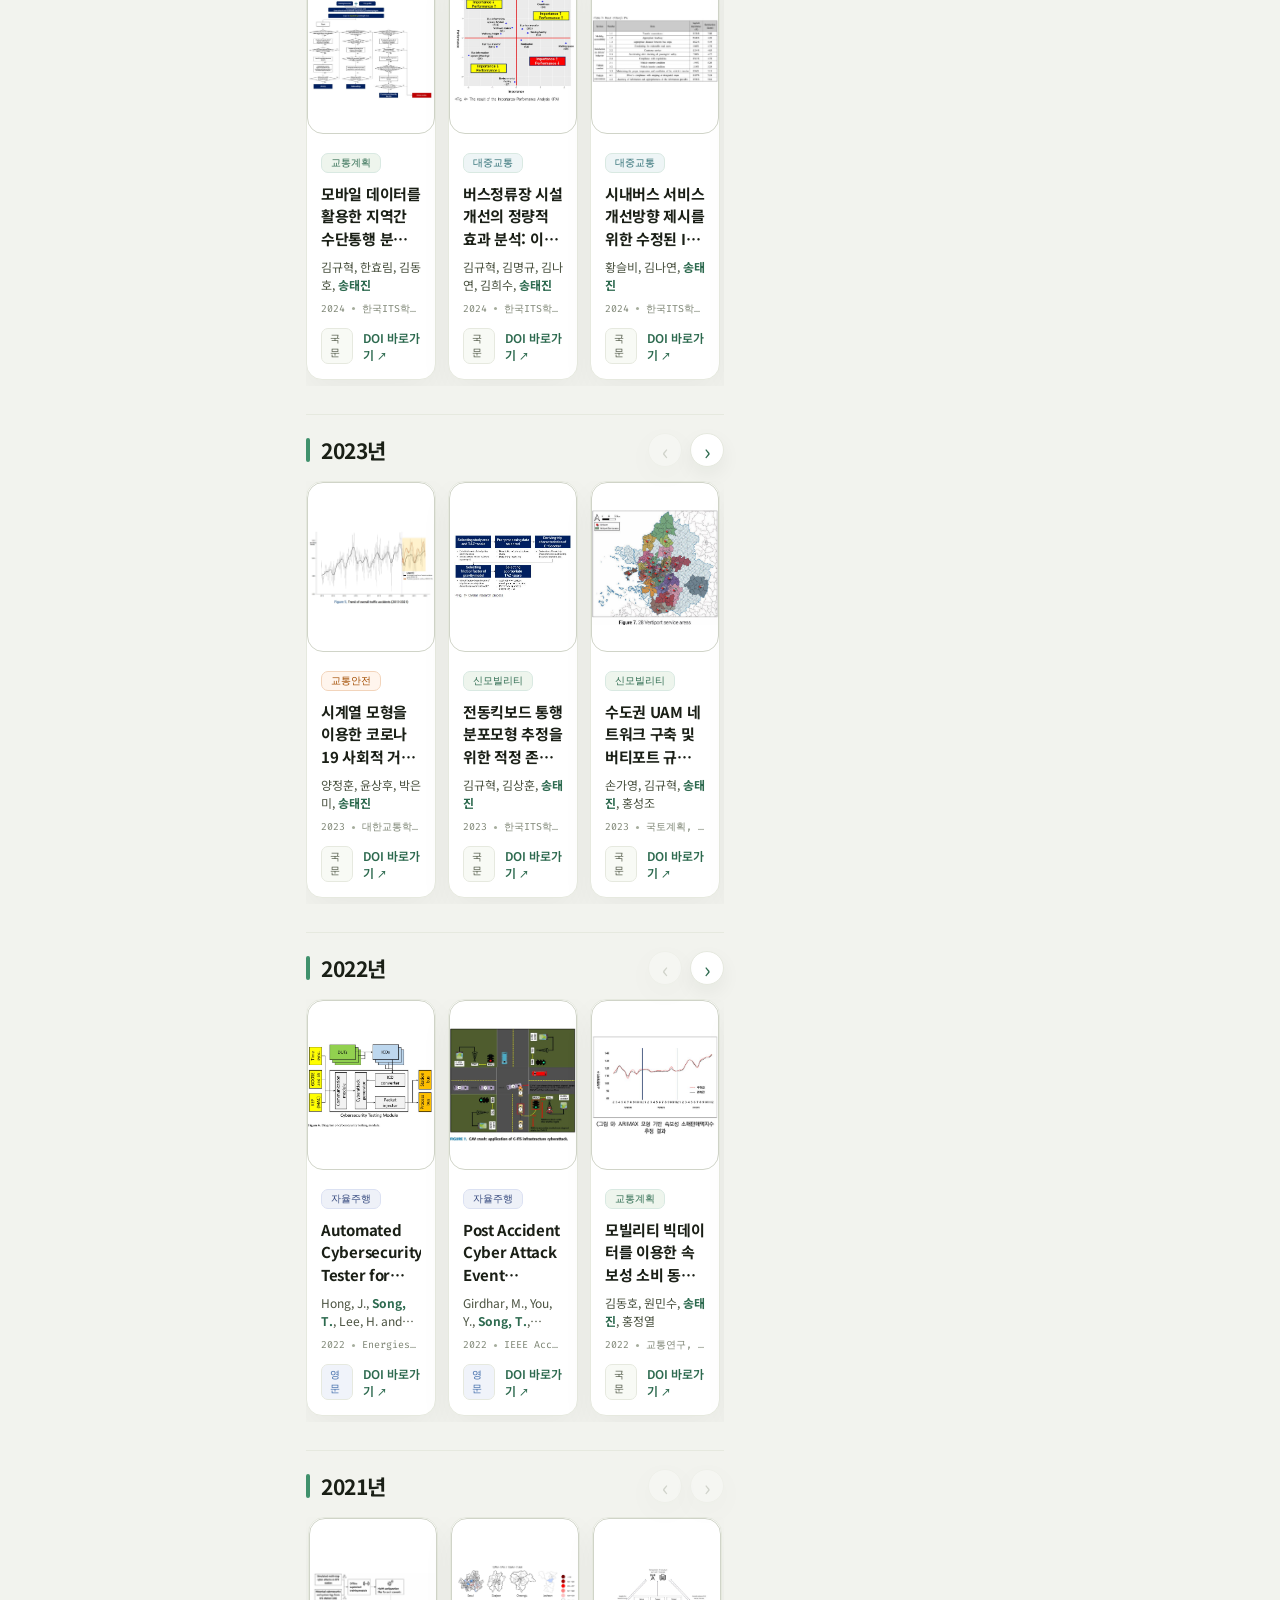
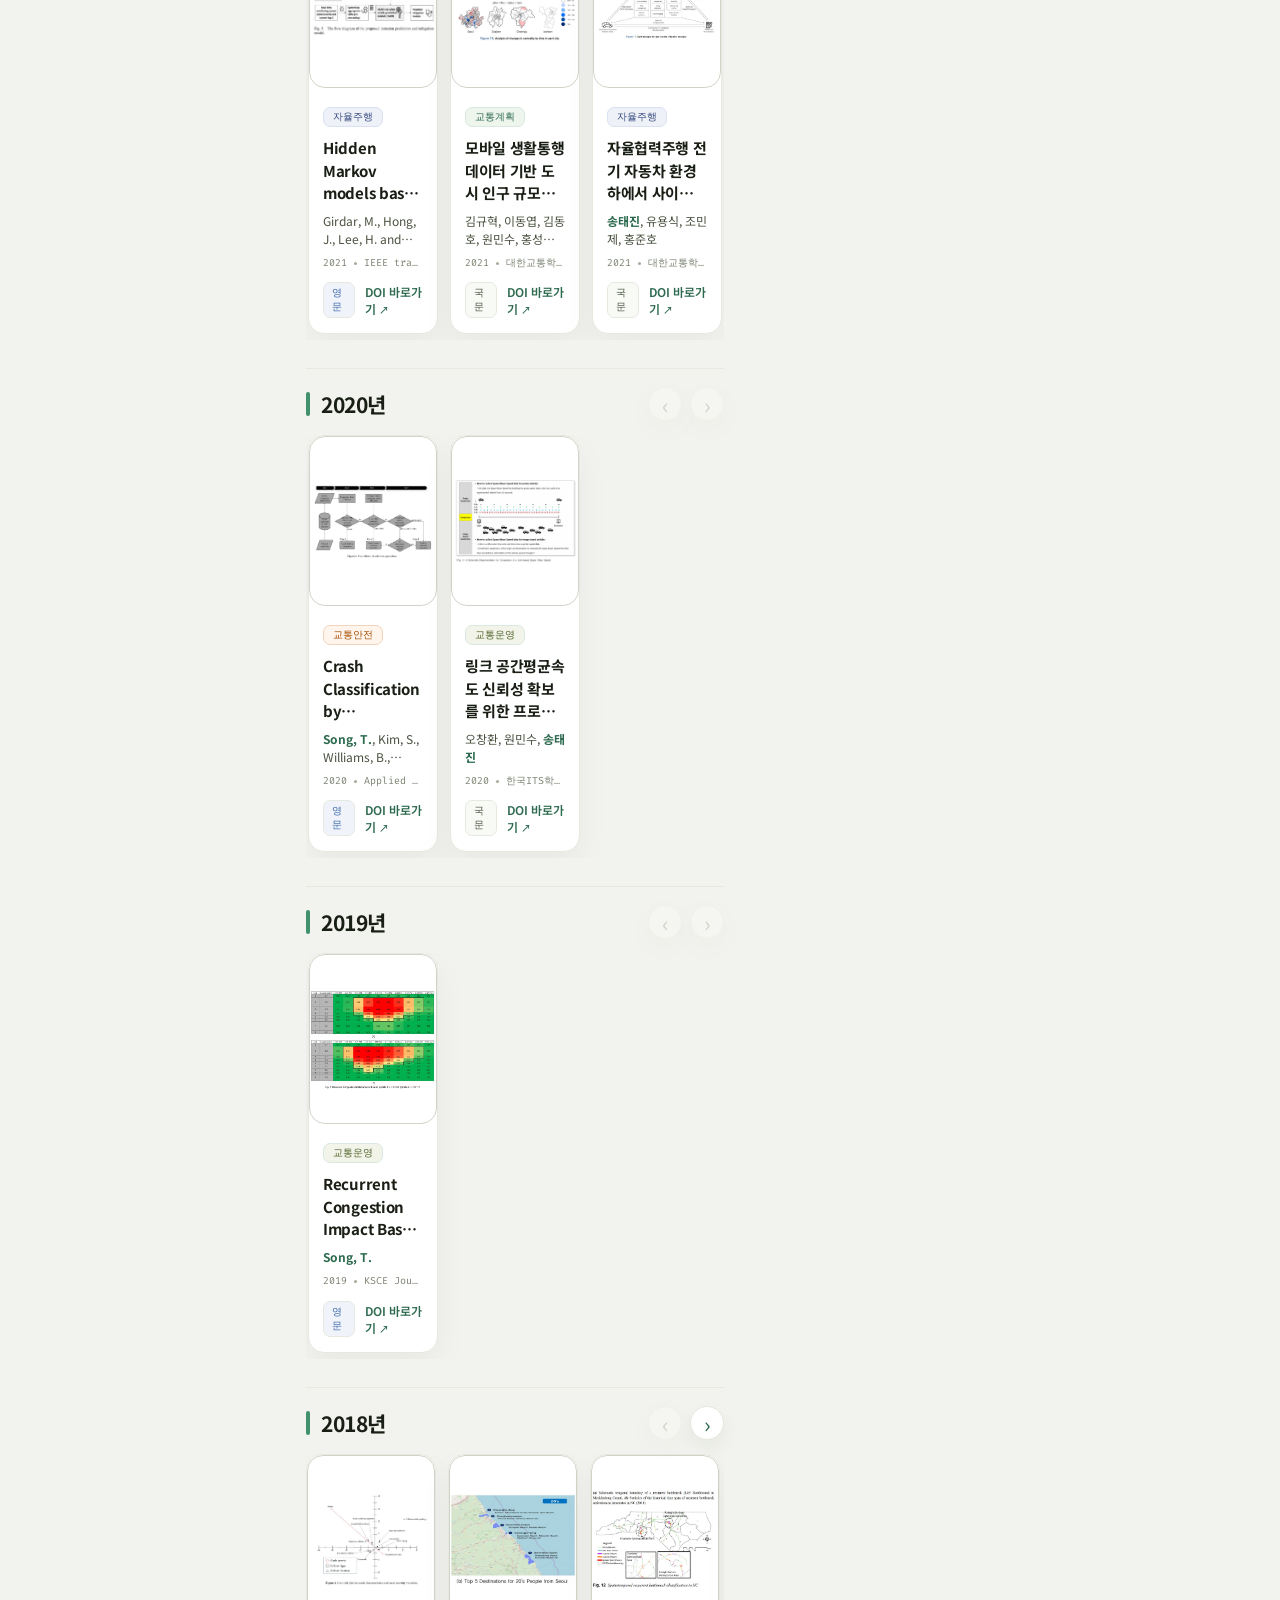
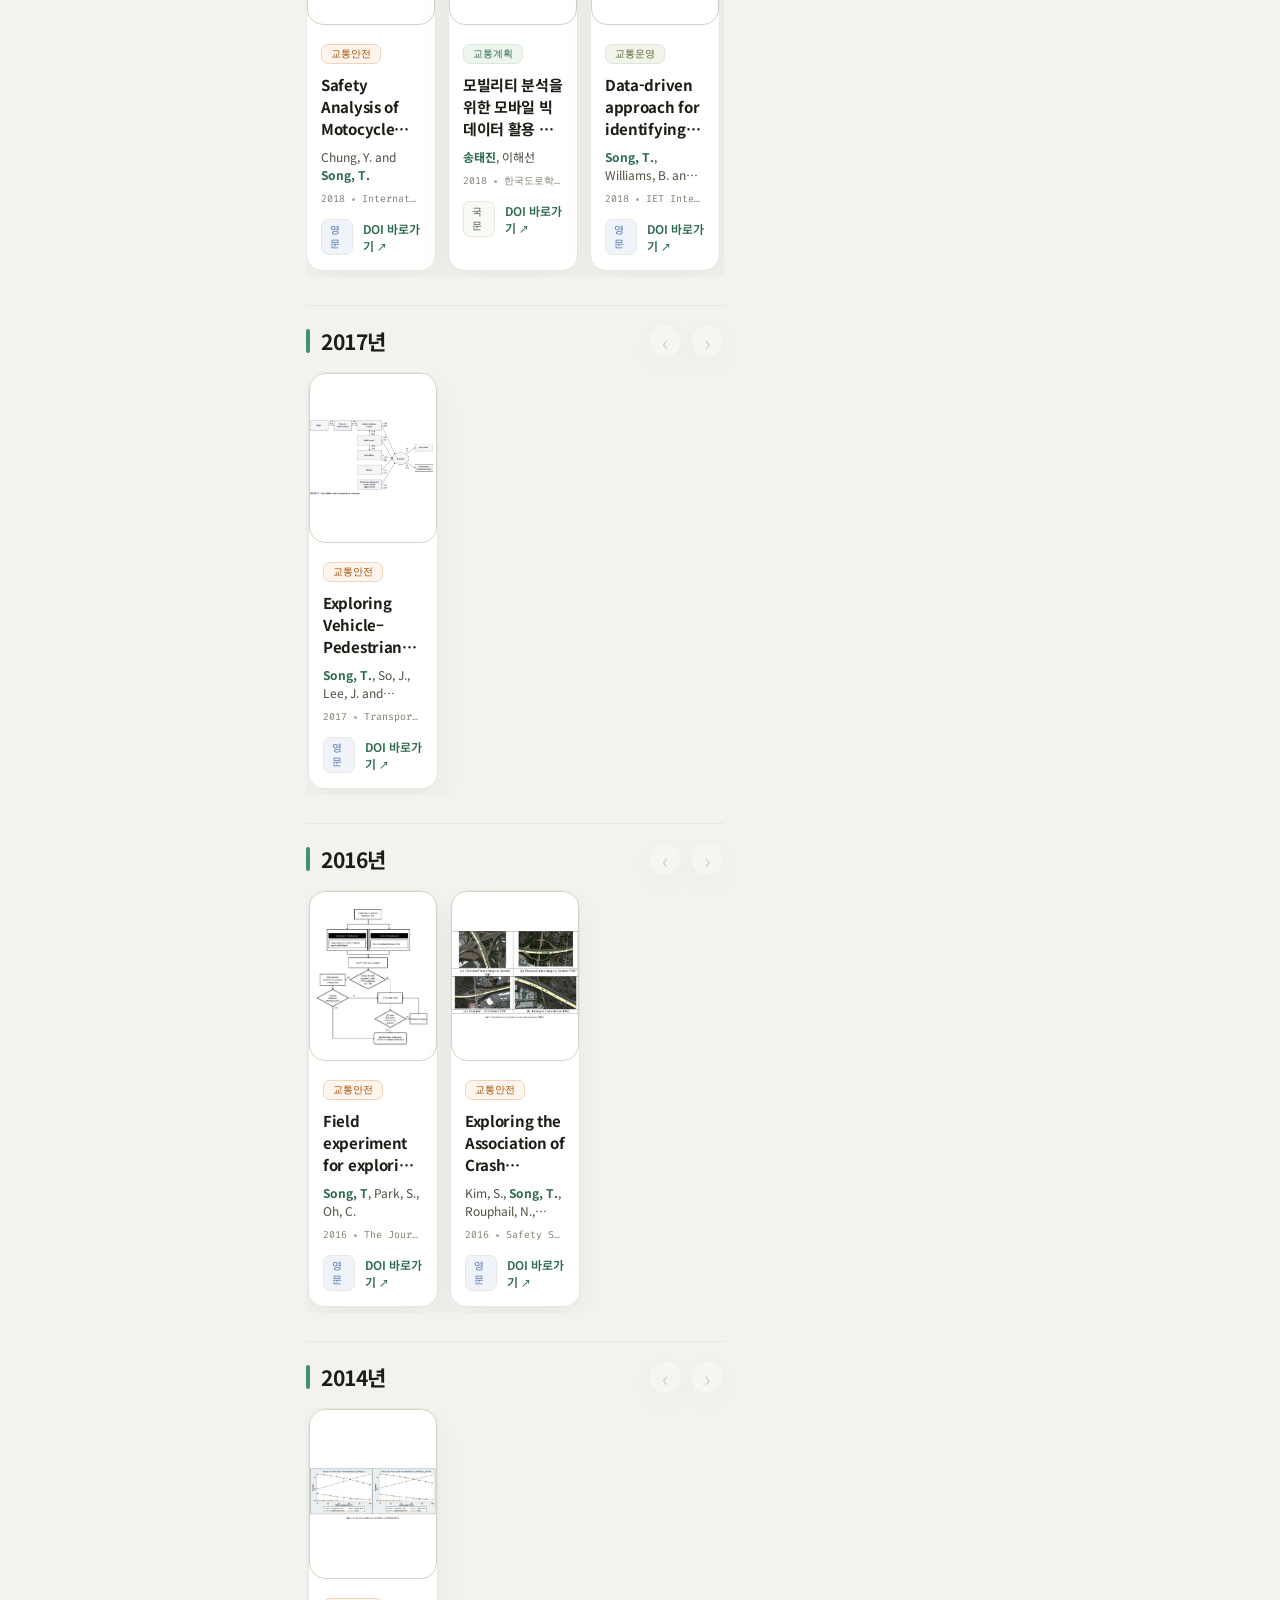
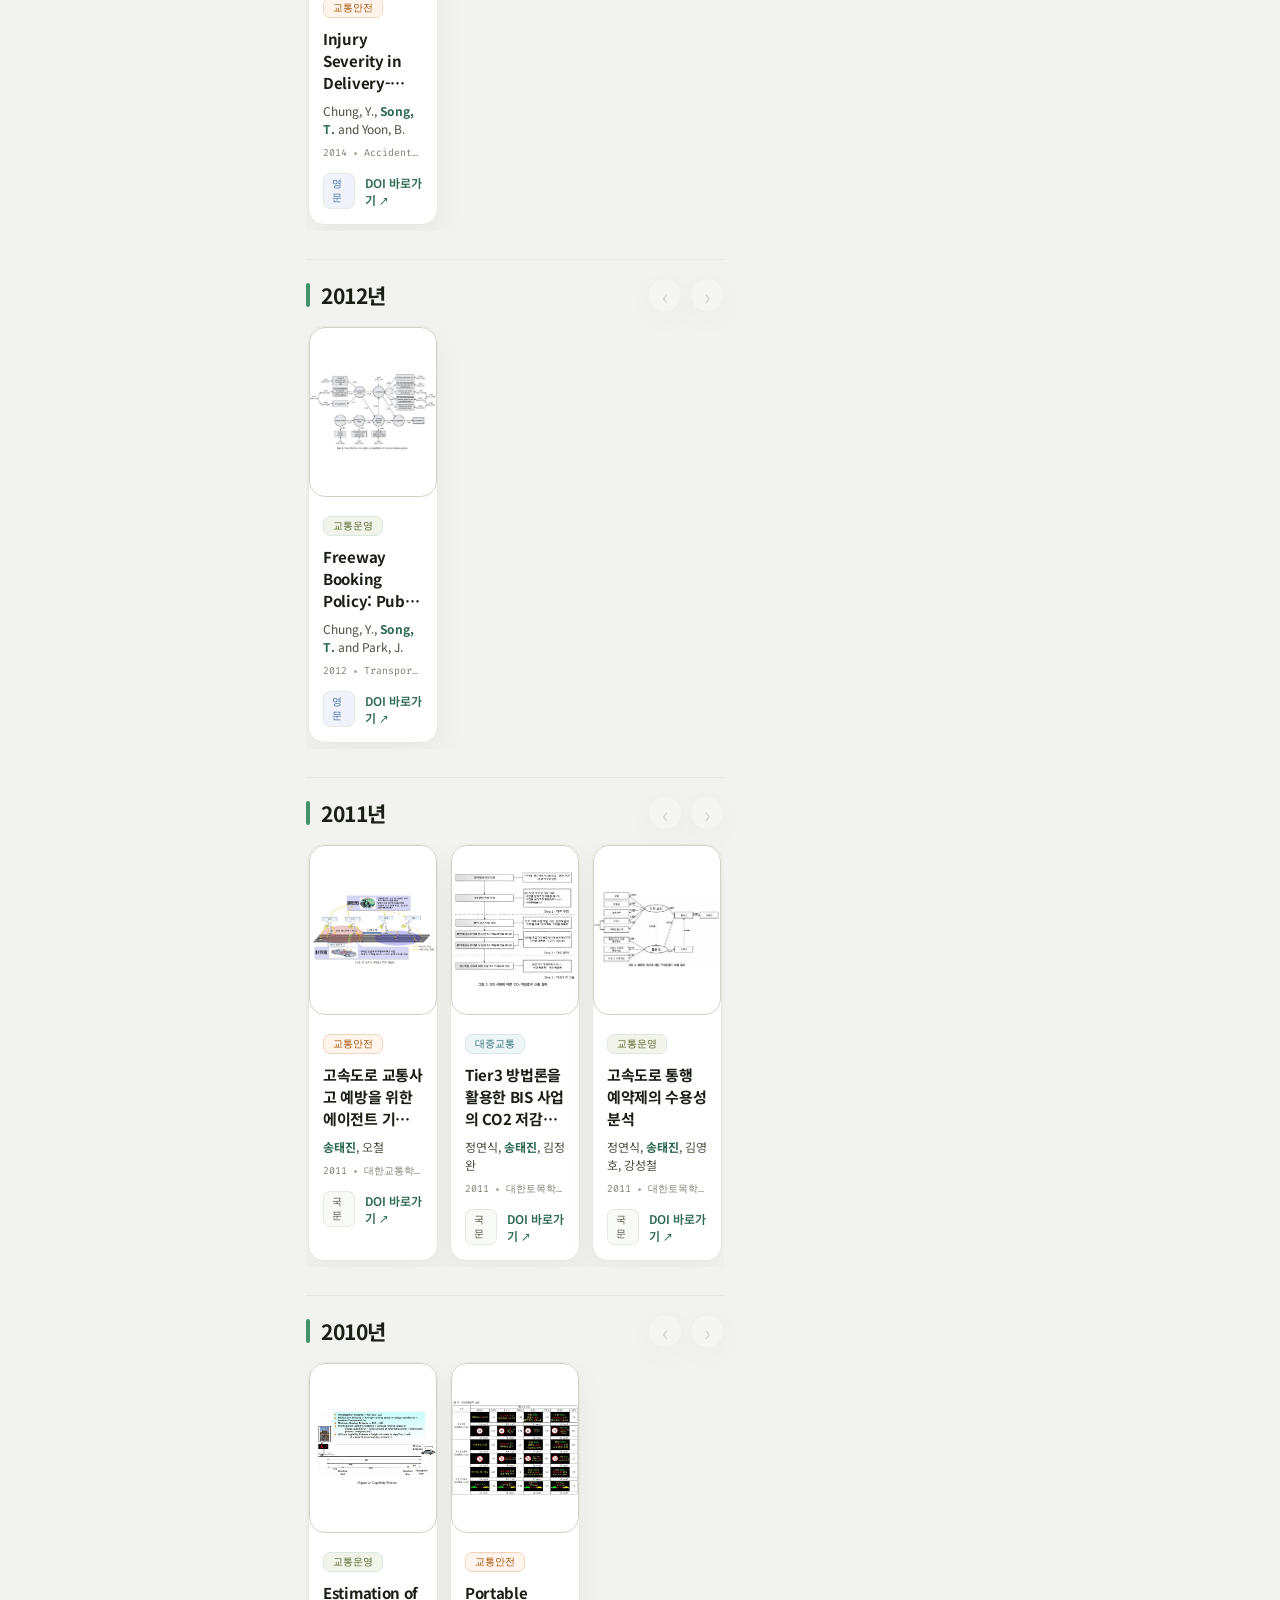
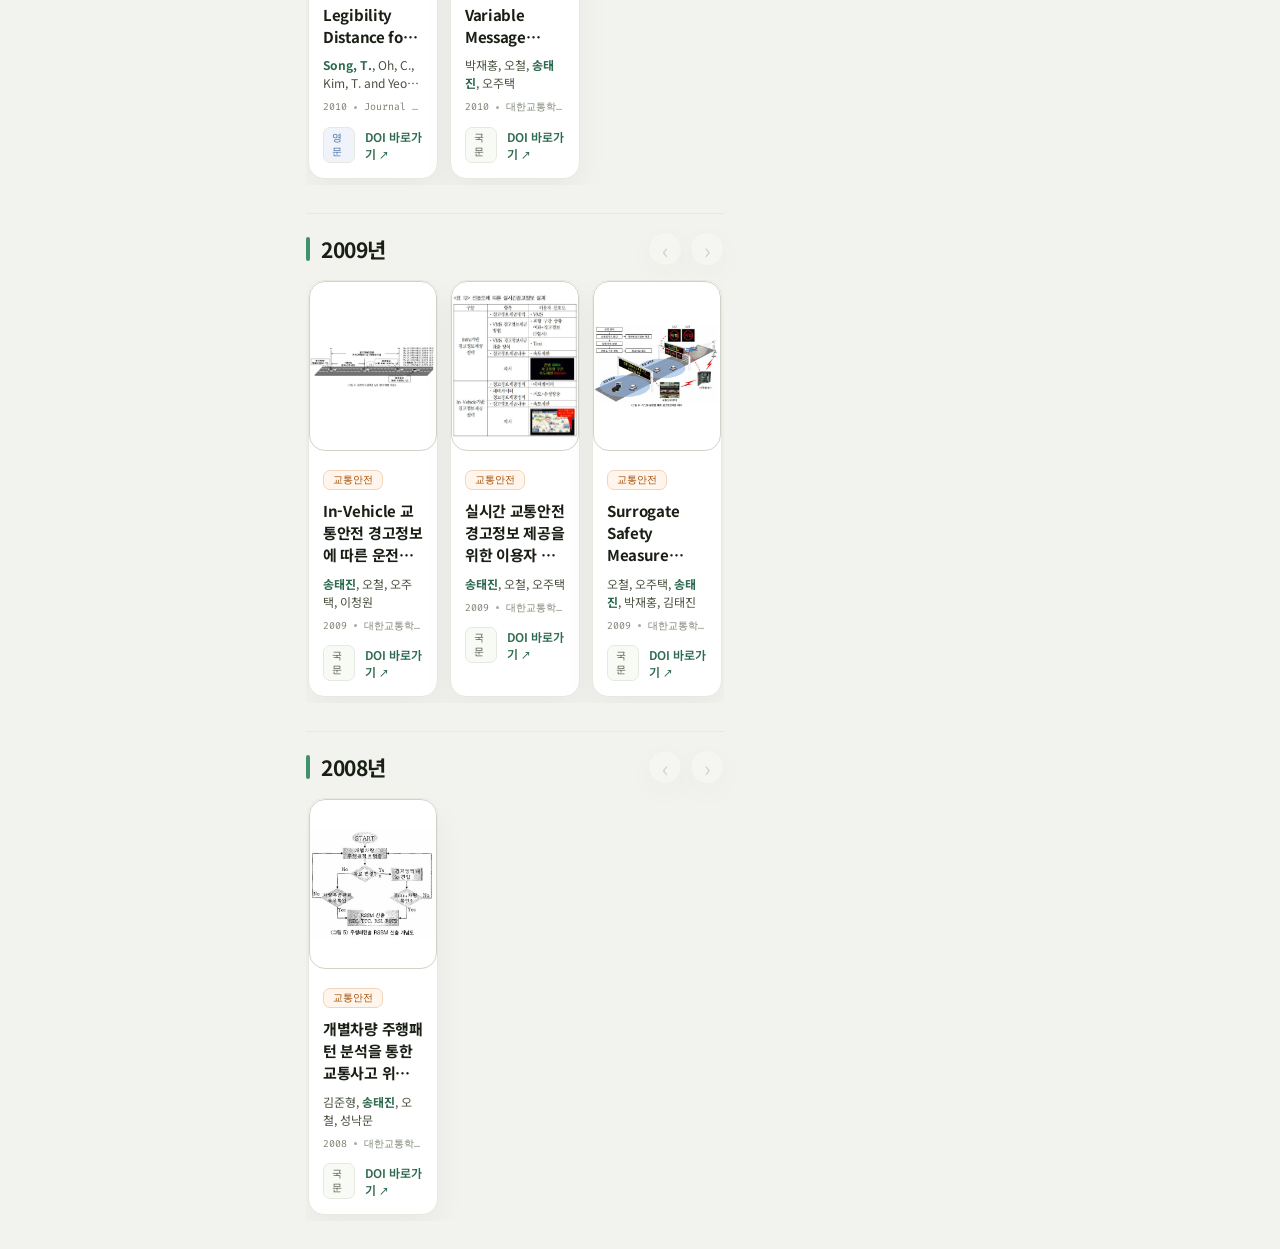
<file: Research/Publications.html>
﻿<!DOCTYPE html>

<html lang="ko">
<head>
<meta charset="UTF-8">
<meta name="viewport" content="width=device-width, initial-scale=1.0">
<title>T&amp;M LAB — Publications</title>
<link href="css/style_Research_Publications.css" rel="stylesheet"/>
<link href="https://fonts.googleapis.com/css2?family=Rajdhani:wght@500;700&amp;family=Noto+Sans+KR:wght@300;400;600&amp;family=Fira+Code:wght@400;500&amp;display=swap" rel="stylesheet"/>
<link rel="stylesheet" href="../css/common-header.css">
<link rel="stylesheet" href="../css/mobile-fix.css">
</head>
<body>
<div id="site-header"></div>
<div class="page-hero">
<div class="page-hero-top">
<h1>RESEARCH</h1>
<span>T&amp;M LAB</span>
</div>
<nav class="sub-nav">
<a class="active" href="Publications.html">Publications</a>
<a href="Patents.html">Patents</a>
<a href="Awards.html">Awards</a>
<a href="Conference.html">Conference Papers</a>
</nav>
</div>
<main aria-label="Publications" class="research-app">
<aside class="publication-sidebar">
<section class="side-block">
<div class="side-title">주제별 분류</div>
<div class="topic-side-list"><button class="topic-side-btn active" data-topic="" type="button"><span>전체 주제</span><b></b></button>
<button class="topic-side-btn" data-topic="교통안전" type="button"><span>교통안전</span><b></b></button>
<button class="topic-side-btn" data-topic="교통운영" type="button"><span>교통운영</span><b></b></button>
<button class="topic-side-btn" data-topic="교통계획" type="button"><span>교통계획</span><b></b></button>
<button class="topic-side-btn" data-topic="신모빌리티" type="button"><span>신모빌리티</span><b></b></button>
<button class="topic-side-btn" data-topic="대중교통" type="button"><span>대중교통</span><b></b></button>
<button class="topic-side-btn" data-topic="자율주행" type="button"><span>자율주행</span><b></b></button>
</div>
</section>
<section class="side-block year-filter-card">
<div class="side-title">연도별 검색</div>
<div class="year-range-controls">
<select aria-label="시작 연도" id="yearStart"><option selected="" value="2008">2008</option>
<option value="2009">2009</option>
<option value="2010">2010</option>
<option value="2011">2011</option>
<option value="2012">2012</option>
<option value="2014">2014</option>
<option value="2016">2016</option>
<option value="2017">2017</option>
<option value="2018">2018</option>
<option value="2019">2019</option>
<option value="2020">2020</option>
<option value="2021">2021</option>
<option value="2022">2022</option>
<option value="2023">2023</option>
<option value="2024">2024</option>
<option value="2025">2025</option>
<option value="2026">2026</option></select>
<span>-</span>
<select aria-label="종료 연도" id="yearEnd"><option value="2008">2008</option>
<option value="2009">2009</option>
<option value="2010">2010</option>
<option value="2011">2011</option>
<option value="2012">2012</option>
<option value="2014">2014</option>
<option value="2016">2016</option>
<option value="2017">2017</option>
<option value="2018">2018</option>
<option value="2019">2019</option>
<option value="2020">2020</option>
<option value="2021">2021</option>
<option value="2022">2022</option>
<option value="2023">2023</option>
<option value="2024">2024</option>
<option value="2025">2025</option>
<option selected="" value="2026">2026</option></select>
</div>
<div aria-label="연도별 논문 수" class="year-bars">
<button class="year-bar" data-year="2008" type="button"><span></span><em>08</em></button>
<button class="year-bar" data-year="2009" type="button"><span></span><em>09</em></button>
<button class="year-bar" data-year="2010" type="button"><span></span><em>10</em></button>
<button class="year-bar" data-year="2011" type="button"><span></span><em>11</em></button>
<button class="year-bar" data-year="2012" type="button"><span></span><em>12</em></button>
<button class="year-bar" data-year="2014" type="button"><span></span><em>14</em></button>
<button class="year-bar" data-year="2016" type="button"><span></span><em>16</em></button>
<button class="year-bar" data-year="2017" type="button"><span></span><em>17</em></button>
<button class="year-bar" data-year="2018" type="button"><span></span><em>18</em></button>
<button class="year-bar" data-year="2019" type="button"><span></span><em>19</em></button>
<button class="year-bar" data-year="2020" type="button"><span></span><em>20</em></button>
<button class="year-bar" data-year="2021" type="button"><span></span><em>21</em></button>
<button class="year-bar" data-year="2022" type="button"><span></span><em>22</em></button>
<button class="year-bar" data-year="2023" type="button"><span></span><em>23</em></button>
<button class="year-bar" data-year="2024" type="button"><span></span><em>24</em></button>
<button class="year-bar" data-year="2025" type="button"><span></span><em>25</em></button>
<button class="year-bar" data-year="2026" type="button"><span></span><em>26</em></button>
</div>
</section>
</aside>
<section class="publication-main">
<div aria-label="주제 필터" class="topic-chip-row"><button class="topic-chip active" data-topic="" type="button">전체 주제</button>
<button class="topic-chip" data-topic="교통안전" type="button">교통안전</button>
<button class="topic-chip" data-topic="교통운영" type="button">교통운영</button>
<button class="topic-chip" data-topic="교통계획" type="button">교통계획</button>
<button class="topic-chip" data-topic="신모빌리티" type="button">신모빌리티</button>
<button class="topic-chip" data-topic="대중교통" type="button">대중교통</button>
<button class="topic-chip" data-topic="자율주행" type="button">자율주행</button>
</div>
<div class="search-panel">
<div class="search-input-wrap">
<svg aria-hidden="true" fill="none" height="17" stroke="currentColor" stroke-width="2" viewbox="0 0 24 24" width="17"><circle cx="11" cy="11" r="8"></circle><path d="m21 21-4.35-4.35"></path></svg>
<input class="search-input" id="searchInput" placeholder="논문 제목, 저자, 저널명, DOI 검색" type="text"/>
</div>
<select aria-label="단일 연도 필터" class="filter-select" id="yearFilter">
<option value="">ALL YEARS</option>
<option value="2026">2026</option><option value="2025">2025</option>
<option value="2024">2024</option><option value="2023">2023</option>
<option value="2022">2022</option><option value="2021">2021</option>
<option value="2020">2020</option><option value="2019">2019</option>
<option value="2018">2018</option><option value="2017">2017</option>
<option value="2016">2016</option><option value="2014">2014</option>
<option value="2012">2012</option><option value="2011">2011</option>
<option value="2010">2010</option><option value="2009">2009</option>
<option value="2008">2008</option>
</select>
<select aria-label="언어 필터" class="filter-select" id="langFilter">
<option value="">ALL</option>
<option value="국문">국문</option>
<option value="영문">영문</option>
</select>
</div>
<div class="result-count">총 <span id="countNum"></span>편의 논문</div>
<div class="year-sections">

<section class="year-group" data-year="2026">
<div class="year-heading">
<h2>2026년</h2>
<div class="year-nav"><button aria-label="2026년 이전 논문 보기" class="year-scroll-btn prev" data-direction="-1" type="button">‹</button><button aria-label="2026년 다음 논문 보기" class="year-scroll-btn next" data-direction="1" type="button">›</button></div></div>

<div class="paper-grid">

    <article class="pub-card"
        data-title="Development of the Framework for Traffic Accident Visualization Analysis (F-TAVA) Based on the Conceptualization of High-Risk Situations in Autonomous Vehicles"
        data-authors="Kim, H., Kim, M., Han H., Lee, S. and Song, T."
        data-journal="Computers, Materials &amp; Continua, Vol.87, No.2, Article 36"
        data-doi="10.32604/cmc.2026.074802"
        data-year="2026"
        data-lang="영문"
        data-topic="자율주행"
        data-topic-slug="autonomous"
        data-abstract="Autonomous vehicles operate without direct human intervention, which introduces safety risks that differ from those of conventional vehicles. Although many studies have examined safety issues related to autonomous driving, high-risk situations have often been defined using single indicators, making it difficult to capture the complex and evolving nature of accident risk. To address this limitation, this study proposes a structured framework for defining and analyzing high-risk situations throughout the traffic accident process. High-risk situations are described using three complementary indicators: accident likelihood, accident severity, and accident duration. These indicators explain how risk emerges, increases, and persists over time. Based on this concept, a framework for traffic accident visualization analysis is developed to support phase-specific risk assessment and visualization. The framework combines accident-phase information with factor-level risk contributions, allowing systematic identification of key factors and their interactions across different accident stages. Using combinations of the three indicators, high-risk situations are classified into twenty-seven distinct types, providing a clear typology for complex accident scenarios involving autonomous vehicles. The applicability of the proposed framework is demonstrated through two representative accident scenarios with different risk characteristics. The results show that the framework effectively captures interactions among multiple risk factors, explains how risk levels change from pre-crash to post-crash phases, and identifies contributing factors that are difficult to detect using conventional traffic accident investigation methods. Overall, the proposed framework offers a practical basis for autonomous vehicle accident analysis, safety evaluation, and policy-related decision-making."
        tabindex="0">
        <div class="paper-figure topic-autonomous">
            <img class="paper-img"
                src="../img/publications/Development of the Framework for Traffic Accident Visualization Analysis (F-TAVA) Based on the Conceptualization of High-Risk Situations in Autonomous Vehicles.jpg">
        </div>
        <div class="pub-card-body">
            <span class="paper-topic topic-autonomous">자율주행</span>
            <h3 class="pub-card-title">Development of the Framework for Traffic Accident Visualization Analysis (F-TAVA) Based on the Conceptualization of High-Risk Situations in Autonomous Vehicles</h3>
            <p class="pub-card-authors">Kim, H., Kim, M., Han H., Lee, S. and <strong>Song, T.</strong></p>
            <div class="pub-card-meta">
                <span>2026</span><span class="dot-sep"></span>
                <span class="journal-name">Computers, Materials &amp; Continua, Vol.87, No.2, Article 36</span>
            </div>
            <div class="card-action-row">
                <span class="pub-lang-badge en">영문</span>
                <a class="doi-inline" href="https://doi.org/10.32604/cmc.2026.074802" rel="noopener" target="_blank">DOI 바로가기</a>
            </div>
        </div>
    </article>

    <article class="pub-card"
        data-abstract="Public transit is an essential transportation service that ensures everyone’s right to travel and must be provided equitably to all users. To achieve this, many jurisdictions are conducting studies to establish equity in public transportation. However, most previous research has focused solely on quantitative aspects of public transit supply, such as stop locations and service intervals. Transit equity, however, should also be evaluated from the user’s perspective. This study defines equity by considering both supply and demand, and proposes a practical methodology for assessing horizontal and vertical transit equity using one-year smart card transaction data. Horizontal equity was assessed among users of the same group, while vertical equity examined differences between groups by class. The results revealed disparities in both dimensions: spatial equity differences exist even within the same user class, while vertical inequities are particularly evident in services for the elderly and disabled. A spatial correlation analysis was also conducted to explore the relationship between income and transit equity, indicating that low-income populations experience lower levels of equity. The findings from this study can provide valuable insights for public transit planning and serve as a reference for developing more equitable and inclusive transit systems for all."
        data-authors="Kim, N., Won, M., Hong, J., Han, H. and Song, T."
        data-doi="10.1016/j.kscej.2026.100625"
        data-journal="KSCE Journal of Civil Engineering, In Press, Journal Pre-proof"
        data-lang="영문"
        data-title="Spatial Heterogeneity of Horizontal and Vertical Demand Supply Equity on Public Transit"
        data-topic="대중교통"
        data-topic-slug="transit"
        data-year="2026"
        data-img="../img/publications/Spatial Heterogeneity of Horizontal and Vertical Demand Supply Equity on Public Transit.jpg"
        tabindex="0">
        <div class="paper-figure topic-transit">
            <img class="paper-img"
                src="../img/publications/Spatial Heterogeneity of Horizontal and Vertical Demand Supply Equity on Public Transit.jpg">
        </div>
        
        <div class="pub-card-body">
            <span class="paper-topic topic-transit">대중교통</span>
            <h3 class="pub-card-title">Spatial Heterogeneity of Horizontal and Vertical Demand Supply Equity on Public Transit</h3>
            <p class="pub-card-authors">Kim, N., Won, M., Hong, J., Han, H. and <strong>Song, T.</strong></p>
            <div class="pub-card-meta">
                <span>2026</span><span class="dot-sep"></span><span class="journal-name">KSCE Journal of Civil Engineering, In Press, Journal Pre-proof</span>
            </div>
            <div class="card-action-row">
                <span class="pub-lang-badge en">영문</span>
                <a class="doi-inline" href="https://doi.org/10.1016/j.kscej.2026.100625" rel="noopener" target="_blank">DOI 바로가기</a>
            </div>
        </div>
    </article>
    
    <article class="pub-card"
        data-title="Interaction Effects of Intersection Safety Countermeasures: Evidence from 1,892 Accident-Prone Intersections Nationwide"
        data-authors="양정훈, 권규상, 허태영, 송태진"
        data-journal="국토계획, 제61권 제1호, pp.105-127"
        data-doi="10.17208/jkpa.2026.02.61.1.105"
        data-year="2026"
        data-lang="영문"
        data-topic="교통안전"
        data-topic-slug="safety"
        data-abstract="This study analyzed the effects of the combined implementation of traffic safety countermeasures in Korea to reduce accidents. While most existing studies have focused on single countermeasures, multiple measures are often applied together in practice. However, studies on their interaction effects remain limited. This study examined cases of combined implementation across accident-prone intersections, statistically assessing both main and interaction effects on accident frequency and severity. The results showed that certain combinations of countermeasures were more effective than single installations, contributing not only to accident reduction but also to mitigating accident severity. These findings underscore the importance of a strategic approach to traffic safety policies that considers the combined application of countermeasures, thereby helping reduce the social costs of traffic accidents."
        tabindex="0">
        <div class="paper-figure topic-safety">
            <img class="paper-img"
                src="../img/publications/Interaction Effects of Intersection Safety Countermeasures-Evidence from 1,892 Accident-Prone Intersections Nationwide.jpg">
        </div>
        <div class="pub-card-body">
            <span class="paper-topic topic-safety">교통안전</span>
            <h3 class="pub-card-title">Interaction Effects of Intersection Safety Countermeasures: Evidence from 1,892 Accident-Prone Intersections Nationwide</h3>
            <p class="pub-card-authors">양정훈, 권규상, 허태영, <strong>송태진</strong></p>
            <div class="pub-card-meta">
                <span>2026</span><span class="dot-sep"></span>
                <span class="journal-name">국토계획, 제61권 제1호, pp.105-127</span>
            </div>
            <div class="card-action-row">
                <span class="pub-lang-badge en">영문</span>
                <a class="doi-inline" href="https://doi.org/10.17208/jkpa.2026.02.61.1.105" rel="noopener" target="_blank">DOI 바로가기</a>
            </div>
        </div>
    </article>
        
    
    <article class="pub-card"
        data-abstract="본 연구는 교차로에서 시행되는 다양한 교통안전 개선대책이 도로 및 교통 특성에 따라 교통사고 건수와 사고 심각도에 미치는 영향을 실증적으로 규명하고자 하였다. 이를 위해 최근 10년간 교통사고 잦은 곳 개선사업의 효과분석 자료를 활용하여 총 1,892개 교차로의 개선대책 적용 규모와 전후 사고자료를 수집하였다. 분석에서는 교차로 형태, 주도로 제한속도, 교차로 교통량, 도로 종류의 네 가지 특성을 조절변수로 설정하고, 조절 회귀모형을 통해 개선 대책의 차별적 효과를 검증하였다. 연구 결과, 총 104개 모형 중 95개가 통계적으로 유의하였으며, 특히 도로 종류를 포함한 모형의 설명력이 높게 나타났다. 세부적으로는 도류화 시설이 3지 교차로에서, 미끄럼방지포장이 제한속도가 높은 교차로에서, 조명 시설과 무단횡단 금지 시설이 교통량이 많은 교차로에서 높은 사고 감소 효과를 보였다. 또한 일반국도에서는 다수의 개선대책이 특·광역시도 및 시도에 비해 더 높은 효과를 나타냈다. 본 연구는 기존 연구들이 주 효과 분석에 집중했던 한계를 보완하여, 도로 및 교통 특성에 따른 개선대책 효과의 차이를 정량적으로 규명함으로써 한국형 사고보정계수(CMF) 정립과 교차로 안전정책 수립에 실질적 기여를 제공한다."
        data-authors="양정훈, 오철, 윤일수, 송태진"
        data-doi="10.7470/jkst.2026.44.2.161"
        data-journal="대한교통학회지, 제44권 제2호, pp.161-183"
        data-lang="국문"
        data-title="교차로 안전개선대책의 사고보정계수 분석: 도로·교통 특성 조절 효과 중심으로"
        data-topic="교통안전"
        data-topic-slug="safety"
        data-year="2026"
        data-img="../img/publications/교차로 안전개선대책의 사고보정계수 분석 도로·교통 특성 조절 효과 중심으로.jpg"
        tabindex="0">
        <div class="paper-figure topic-safety">
            <img class="paper-img"
                src="../img/publications/교차로 안전개선대책의 사고보정계수 분석 도로·교통 특성 조절 효과 중심으로.jpg">
        </div>


        <div class="pub-card-body">
            <span class="paper-topic topic-safety">교통안전</span>
            <h3 class="pub-card-title">교차로 안전개선대책의 사고보정계수 분석: 도로·교통 특성 조절 효과 중심으로</h3>
            <p class="pub-card-authors">양정훈, 오철, 윤일수, <strong>송태진</strong></p>
            <div class="pub-card-meta">
                <span>2026</span><span class="dot-sep"></span><span class="journal-name">대한교통학회지, 제44권 제2호, pp.161-183</span>
            </div>
            <div class="card-action-row">
                <span class="pub-lang-badge ko">국문</span>
                <a class="doi-inline" href="https://doi.org/10.7470/jkst.2026.44.2.161" rel="noopener" target="_blank">DOI 바로가기</a>
            </div>
        </div>
    </article>

</div>

</section>


<section class="year-group" data-year="2025">
<div class="year-heading">
<h2>2025년</h2>
<div class="year-nav"><button aria-label="2025년 이전 논문 보기" class="year-scroll-btn prev" data-direction="-1" type="button">‹</button><button aria-label="2025년 다음 논문 보기" class="year-scroll-btn next" data-direction="1" type="button">›</button></div></div>
<div class="paper-grid">
    <article class="pub-card"
        data-title="머신러닝을 활용한 신호교차로 우회전 사고심각도 영향 요인 분석"
        data-authors="유용식, 양정훈, 최태혁, 송태진"
        data-journal="대한교통학회지, 제43권 제4호, pp.438-450"
        data-doi="10.7470/jkst.2025.43.4.438"
        data-year="2025"
        data-lang="국문"
        data-topic="교통안전"
        data-topic-slug="safety"
        data-abstract="최근 정부는 국내 우회전 교통사고의 심각성을 인지하여 관련된 법제도를 정비하는 등 우회전 사고에 따른 피해 저감을 위해 많은 노력을 기울이고 있다. 본 연구는 이와 같은 사회적 배경, 그리고 관련된 선행연구의 부재에 따라 우회전 사고심각도의 영향 요인들을 찾고자 하였다. 연구를 위해 보도자료에서 발표된 전국의 우회전 사고다발지 25개에 대한 최근 6년(2018-2023)간의 우회전 사고자료 253건이 수집되었다. 이를 토대로 총 23개의 변수를 개별 사고별로 구축하였다. 구축된 자료를 가지고 기계학습 분류모형에서 대표적으로 활용되는 랜덤포레스트 모형과 이항 로지스틱 회귀모형으로 사고심각도 요인을 분석하였다. 두가지 모델을 같이 사용하는 방법은 모델의 성능과 설명력을 모두 고려할 수 있다는 장점이 있다. 연구 결과, 총 7개의 요인(인적 측면에 해당되는 피해 보행자 연령층, 차량 측면에 해당되는 가해 차량의 차종, 도로교통 측면에 해당되는 접근로 제한속도, 우회전 전용차로 유무, 고원식 횡단보도 유무, 정지선-횡단보도 간격, 우회전 곡선반경)이 통계적으로 유의(p < 0.05)한 것으로 나타났다. 연구 결과는 정책 결정권자 및 실무자로 하여금 국내 우회전 사고에 대한 실질적 감소대책 마련에 도움이 될 것으로 기대된다. 향후에는 우회전 교통사고 다발교차로와 미발생 교차로간 비교 연구가 필요하며, 운전자 행태자료가 결합된 연구 또한 필요할 것으로 판단된다."
        tabindex="0">
        <div class="paper-figure topic-safety">
            <img class="paper-img"
                src="../img/publications/머신러닝을 활용한 신호교차로 우회전 사고심각도 영향 요인 분석.jpg">
        </div>
        <div class="pub-card-body">
            <span class="paper-topic topic-safety">교통안전</span>
            <h3 class="pub-card-title">머신러닝을 활용한 신호교차로 우회전 사고심각도 영향 요인 분석</h3>
            <p class="pub-card-authors">유용식, 양정훈, 최태혁, <strong>송태진</strong></p>
            <div class="pub-card-meta">
                <span>2025</span><span class="dot-sep"></span>
                <span class="journal-name">대한교통학회지, 제43권 제4호, pp.438-450</span>
            </div>
            <div class="card-action-row">
                <span class="pub-lang-badge ko">국문</span>
                <a class="doi-inline" href="https://doi.org/10.7470/jkst.2025.43.4.438" rel="noopener" target="_blank">DOI 바로가기</a>
            </div>
        </div>
    </article>

    <article class="pub-card"
        data-abstract="최근 급증한 무인교통단속장비 대수에도 불구하고, 신호위반 및 과속으로 인한 교통사고 감소율은 저조한 실정이다. 본 연구는 잠재적 사고 위험성을 지니고 있는 무인교통단속장비의 단속자료를 통해 이에 미치는 영향 요인들을 찾고자 하였다. 연구를 위해 전국 시도경찰청별 단속건수 최상위 지점에서의 2년간 단속자료와 사고자료, 도로 환경 자료들이 수집되었다. 이를 토대로, 회귀분석으로 영향 요인을 찾고, 상관분석으로 지역별 단속건수-사고건수 간 연관성을 분석하였다. 연구 결과, 회귀분석을 통해 도출된 표준화 회귀계수의 크기는 교차로의 경우, 차로수-제한속도 유형(0.213) &gt; 장비 운용 경과 월수(-0.144) &gt; 도로 종류(0.112) 순으로 나타났으며 단일로의 경우, 장비 운용 경과 월수(-0.234) &gt; 차로수(0.220) &gt; 평면선형(-0.154) &gt; 특정존 여부(-0.130) 순으로 나타났다. 또한, 단속건수-사고건수 간 상관분석 결과, 4개 지역의 상관계수(충북 0.48, 경북 0.37, 경기 남부 0.31, 전남 -0.30)가 통계적으로 유의(p&lt;0.05)한 것으로 나타났다. 본 연구의 결과는 정책 결정권자 및 실무자로 하여금 교통법규 위반 감소와 더불어 관련사고 예방을 위한 대책 수립에 기여할 수 있을 것으로 기대된다."
        data-authors="양정훈, 한효승, 윤일수, 송태진"
        data-doi="10.34143/jtr.2025.32.2.25"
        data-journal="교통연구, 제32권 제2호, pp.25-35"
        data-lang="국문"
        data-title="무인교통단속장비의 단속건수 영향 요인 분석"
        data-topic="교통안전"
        data-topic-slug="safety"
        data-year="2025"
        data-img="../img/publications/무인교통단속장비의 단속건수 영향 요인 분석.jpg"
        tabindex="0">
        <div class="paper-figure topic-safety">
            <img class="paper-img"
                src="../img/publications/무인교통단속장비의 단속건수 영향 요인 분석.jpg">
        </div>
        
        <div class="pub-card-body">
            <span class="paper-topic topic-safety">교통안전</span>
            <h3 class="pub-card-title">무인교통단속장비의 단속건수 영향 요인 분석</h3>
            <p class="pub-card-authors">양정훈, 한효승, 윤일수, <strong>송태진</strong></p>
            <div class="pub-card-meta">
                <span>2025</span><span class="dot-sep"></span><span class="journal-name">교통연구, 제32권 제2호, pp.25-35</span>
            </div>
            <div class="card-action-row">
                <span class="pub-lang-badge ko">국문</span>
                <a class="doi-inline" href="https://doi.org/10.34143/jtr.2025.32.2.25" rel="noopener" target="_blank">DOI 바로가기</a>
            </div>
        </div>
    </article>
    
    <article class="pub-card"
            data-abstract="자율주행차량의 기술 발전과 보급률 증가로 인해 기존 비자율주행차량 교통사고와는 다른 유형의 사고가 새롭게 등장하고 있다. 본 연구는 다양한 센서를 기반으로 주행하는 자율주행 차량의 교통사고 원인을 분석하기 위해, 은닉 마르크프 모델(HMM)을 활용한 사고원인 추적 방법을 제안한다. 제안된 모델은 전체 사고 발생과정을 충돌 전(Pre-crash), 충돌 상태(In-crash), 충돌 후(Post-crash)로 구분하고, 각 단계의 상태 전이와 주요 요인 간 상호작용을 확률적 접근 법으로 분석할 수 있도록 설계되었다. 또한 3W (Who, Why, What) 포맷을 기반으로 주요 자율 주행교통사고 시나리오를 제시하여 모델의 활용 가능성을 검증하였다. 본 모델은 복잡한 사고 원인을 체계적으로 분석하는 데 높은 성능을 보이며, 특히 Pre-crash 단계에서 알 수 없는 블랙 데이터인 은닉 상태를 효과적으로 추적하여 사고 대응 및 예방에 기여할 것으로 기대된다."
            data-authors="김희수, 이채은, 김민욱, 조민제, 송태진"
            data-doi="10.12815/kits.2025.24.2.135"
            data-journal="한국ITS학회 논문지, 제24권 제2호, 통권 118호 pp. 135-150"
            data-lang="국문"
            data-title="자율주행차량 사고 원인 추적을 위한 HMM 기반 접근법"
            data-topic="자율주행"
            data-topic-slug="autonomous"
            data-year="2025"
            data-img="../img/publications/자율주행차량 사고 원인 추적을 위한 HMM 기반 접근법.jpg"
            tabindex="0">
            <div class="paper-figure topic-autonomous">
                <img class="paper-img"
                    src="../img/publications/자율주행차량 사고 원인 추적을 위한 HMM 기반 접근법.jpg">
            </div>
            
            <div class="pub-card-body">
                <span class="paper-topic topic-autonomous">자율주행</span>
                <h3 class="pub-card-title">자율주행차량 사고 원인 추적을 위한 HMM 기반 접근법</h3>
                <p class="pub-card-authors">김희수, 이채은, 김민욱, 조민제, <strong>송태진</strong></p>
                <div class="pub-card-meta">
                    <span>2025</span><span class="dot-sep"></span><span class="journal-name">한국ITS학회 논문지, 제24권 제2호, 통권 118호 pp. 135-150</span>
                </div>
                <div class="card-action-row">
                    <span class="pub-lang-badge ko">국문</span>
                    <a class="doi-inline" href="https://doi.org/10.12815/kits.2025.24.2.135" rel="noopener" target="_blank">DOI 바로가기</a>
                </div>
            </div>
    </article>

    <article class="pub-card"
        data-abstract="본 연구에서는 무인교통단속장비의 단속 건수 데이터의 시계열적 특성과 이에 영향을 주는 요인에 대해 분석하였다. 이를 위해 최근 2년(2022-2023년) 동안 전국 17개 시·도 경찰청에서 단속 건수가 가장 많은 5개씩 총 85개소의 일별 단속 건수와 설치 환경에 대한 자료를 수집하 였다. 연구 결과, ARIMA 모형을 통해 증가, 감소, 횡보 세 가지의 뚜렷한 시계열 추세유형을 확인하였으며, 설치 환경에 따른 아홉 가지 독립변수를 통해 시계열 추세에 유의미한 영향을 주는 요인을 탐색하였다. 연구결과를 바탕으로 무인단속장비의 운영효율성과 교통안전성을 높일 수 있는 정책을 제언하였다."
        data-authors="한효승, 양정훈, 송태진 , 윤일수"
        data-doi="10.12815/kits.2025.24.2.98"
        data-journal="한국ITS학회 논문지, 제24권 제2호, 통권 118호, pp.98-111"
        data-lang="국문"
        data-title="ARIMA 모형을 활용한 무인교통단속장비 단속 건수의 시계열적 특성 분석"
        data-topic="교통안전"
        data-topic-slug="safety"
        data-year="2025"
        data-img="../img/publications/ARIMA 모형을 활용한 무인교통단속장비 단속 건수의 시계열적 특성 분석.jpg"
        tabindex="0">
        <div class="paper-figure topic-safety">
            <img class="paper-img"
                src="../img/publications/ARIMA 모형을 활용한 무인교통단속장비 단속 건수의 시계열적 특성 분석.jpg">
        </div>
        
        <div class="pub-card-body">
            <span class="paper-topic topic-safety">교통안전</span>
            <h3 class="pub-card-title">ARIMA 모형을 활용한 무인교통단속장비 단속 건수의 시계열적 특성 분석</h3>
            <p class="pub-card-authors">한효승, 양정훈, <strong>송태진</strong>, 윤일수</p>
            <div class="pub-card-meta">
                <span>2025</span><span class="dot-sep"></span><span class="journal-name">한국ITS학회 논문지, 제24권 제2호, 통권 118호, pp.98-111</span>
            </div>
            <div class="card-action-row">
                <span class="pub-lang-badge ko">국문</span>
                <a class="doi-inline" href="https://doi.org/10.12815/kits.2025.24.2.98" rel="noopener" target="_blank">DOI 바로가기</a>
            </div>
        </div>
    </article>
    
    <article class="pub-card"
        data-abstract="일반차량에서 자율주행차량의 변화는 단순 차량의 변화뿐만이 아닌 운전의 주체가 사람에 서 차량으로 변화됨을 뜻한다. 이는 교통사고 발생 시 기존 사고에 대비하여, 사고의 원인 구조 를 더욱 복잡하게 만들었다. 현재 자율주행 교통사고에 대한 정보를 제공하고 있는 CA DMV 충돌 보고서를 기반으로 사고 요인 도출 관련 연구가 수행 중이지만 자율주행차량은 복잡한 교통 환경 속에서 인공지능이 여러 변수를 고려하여 주행 결정을 내리기 때문에, 기존 보고서 로는 모든 상황을 효과적으로 분석하기에는 한계가 있다. 본 연구에서는 이러한 한계점을 극 복하고자 CA DMV 충돌 보고서와 Waymo사에서 제공하는 주행 영상 데이터를 생성형 AI와 BERT 모델을 통해 융합 분석을 수행하였다. 이에 따라 기존에 도출되었던 사고 요인뿐만이 아니라 차량 주행 측면의 잠재적 사고 위험 요인을 도출했다. 본 연구를 통해 도출된 사고 요 인은 향후 자율주행교통사고 예방과 대비에 기여할 것으로 기대한다."
        data-authors="김희수, 김민욱, 이숭봉, 송태진"
        data-doi="10.12815/kits.2025.24.1.250"
        data-journal="한국ITS학회 논문지, vol.24, no.1, 통권 117호, pp.250-266"
        data-lang="국문"
        data-title="LLM 모델을 활용한 자율주행차량 잠재적 위험 요인 도출: 충돌 보고서와 주행 영상의 융합적 접근 해석을 중심으로"
        data-topic="자율주행"
        data-topic-slug="autonomous"
        data-year="2025"
        data-img="../img/publications/LLM 모델을 활용한 자율주행차량 잠재적 위험 요인 도출 - 충돌 보고서와 주행 영상의 융합적 접근 해석을 중심으로.jpg"
        tabindex="0">
        <div class="paper-figure topic-autonomous">
            <img class="paper-img"
                src="../img/publications/LLM 모델을 활용한 자율주행차량 잠재적 위험 요인 도출 - 충돌 보고서와 주행 영상의 융합적 접근 해석을 중심으로.jpg">
        </div>
        
        <div class="pub-card-body">
            <span class="paper-topic topic-autonomous">자율주행</span>
            <h3 class="pub-card-title">LLM 모델을 활용한 자율주행차량 잠재적 위험 요인 도출: 충돌 보고서와 주행 영상의 융합적 접근 해석을 중심으로</h3>
            <p class="pub-card-authors">김희수, 김민욱, 이숭봉, <strong>송태진</strong></p>
            <div class="pub-card-meta">
                <span>2025</span><span class="dot-sep"></span><span class="journal-name">한국ITS학회 논문지, vol.24, no.1, 통권 117호, pp.250-266</span>
            </div>
            <div class="card-action-row">
                <span class="pub-lang-badge ko">국문</span>
                <a class="doi-inline" href="https://doi.org/10.12815/kits.2025.24.1.250" rel="noopener" target="_blank">DOI 바로가기</a>
            </div>
        </div>
    </article>

    <article class="pub-card"
        data-abstract="Autonomous vehicle (AV) accidents introduce uncertainty in liability attribution, as responsibility is divided between humans and automated systems. The 2018 Arizona crash highlighted growing societal concerns about accountability. To address these issues, prior studies proposed investigation processes considering perception sensors, driving control systems, communication infrastructure, and cybersecurity. However, conducting such investigations requires integrating large-scale data from multiple sources, including vehicle sensors, onboard recorders, V2X communications, and road infrastructure. Raw data often lack descriptive information, limiting their use in real investigations. This study establishes a structured mapping framework linking investigation procedures, responsible entities, items, and data across accident phases. With this backdrop, an autonomous driving–specific metadata schema extending DCAT was designed, comprising 10 Classes and 76 Properties. To demonstrate its applicability, a prototype data catalog user interface (UI) was conceptualized with data discovery and visualization examples. The proposed schema strengthens accountability and interoperability by explicitly aligning responsibilities and data relationships. It enables precise event localization and effective linkage of heterogeneous data. Future work will refine the schema by incorporating DSSAD, V2X, and security log data, and develop a user-tested UI prototype as a practical support tool for AV accident investigation."
        data-authors="Kim, M., Kim, N., Kim, H., and Song, T.-J."
        data-doi="10.3390/su172411237"
        data-journal="Sustainability, Vol. 17, No. 24, Article 11237"
        data-lang="영문"
        data-title="Design of an Extended DCAT-Based Metadata Schema and Data Catalog for Autonomous Vehicle Accident Investigation"
        data-topic="자율주행"
        data-topic-slug="autonomous"
        data-year="2025"
        data-img="../img/publications/Design of an Extended DCAT-Based Metadata Schema and Data Catalog for Autonomous Vehicle Accident Investigation.jpg"
        tabindex="0">
        <div class="paper-figure topic-autonomous">
            <img class="paper-img"
                src="../img/publications/Design of an Extended DCAT-Based Metadata Schema and Data Catalog for Autonomous Vehicle Accident Investigation.jpg">
        </div>
        
        <div class="pub-card-body">
            <span class="paper-topic topic-autonomous">자율주행</span>
            <h3 class="pub-card-title">Design of an Extended DCAT-Based Metadata Schema and Data Catalog for Autonomous Vehicle Accident Investigation</h3>
            <p class="pub-card-authors">Kim, M., Kim, N., Kim, H., and <strong>Song, T.-J.</strong></p>
            <div class="pub-card-meta">
                <span>2025</span><span class="dot-sep"></span><span class="journal-name">Sustainability, Vol. 17, No. 24, Article 11237</span>
            </div>
            <div class="card-action-row">
                <span class="pub-lang-badge en">영문</span>
                <a class="doi-inline" href="https://doi.org/10.3390/su172411237" rel="noopener" target="_blank">DOI 바로가기</a>
            </div>
        </div>
    </article>

  

</div>
</section>
<section class="year-group" data-year="2024">
<div class="year-heading">
<h2>2024년</h2>
<div class="year-nav"><button aria-label="2024년 이전 논문 보기" class="year-scroll-btn prev" data-direction="-1" type="button">‹</button><button aria-label="2024년 다음 논문 보기" class="year-scroll-btn next" data-direction="1" type="button">›</button></div></div>
<div class="paper-grid">

    <article class="pub-card"
        data-title="모바일 데이터를 활용한 지역간 수단통행 분류 방법론 개발"
        data-authors="김규혁, 한효림, 김동호, 송태진"
        data-journal="한국ITS학회논문지, 제23권 제4호, pp.77-93"
        data-doi="10.12815/kits.2024.23.4.77"
        data-year="2024"
        data-lang="국문"
        data-topic="교통계획"
        data-topic-slug="planning"
        data-abstract="최근 데이터 수집 기술의 발달은 모바일 데이터 등의 실제 통행이 반영된 데이터가 폭발적으로 증가시키며, 이러한 데이터들을 활용한 교통분야 연구 또한 촉진 시킨다. 본 연구에서는 모바일 데이터 궤적정보와 수단별 주요 교통유발시설 데이터를 매칭하여 모델링 없이 지역간 통행수단을 추정하는 방법론을 개발하였다. 개별 수단통행은 통행궤적 내 교통유발시설 유무, 통행시간, 접근통행 유무 등의 규칙에 따라 분류되었다. 서울, 청주에 거주하는 908명의 개별 통행궤적 데이터에 제안된 방법론을 적용하였고, 통행 다이어리 데이터의 기록된 수단과의 비교 결과를 Type Ⅰ and Ⅱ error 결과표로 나타내어 방법론의 정확도 검증을 수행하였다. 검증결과, 본 연구에서 개발한 방법론은 항공수단 1.00, 철도수단 0.955, 버스수단 0.73 수준의 F1-Score를 보이는 것으로 나타났다."
        tabindex="0">
        <div class="paper-figure topic-planning">
            <img class="paper-img"
                src="../img/publications/모바일 데이터를 활용한 지역간 수단통행 분류 방법론 개발.jpg">
        </div>
        <div class="pub-card-body">
            <span class="paper-topic topic-planning">교통계획</span>
            <h3 class="pub-card-title">모바일 데이터를 활용한 지역간 수단통행 분류 방법론 개발</h3>
            <p class="pub-card-authors">김규혁, 한효림, 김동호, <strong>송태진</strong></p>
            <div class="pub-card-meta">
                <span>2024</span><span class="dot-sep"></span>
                <span class="journal-name">한국ITS학회논문지, 제23권 제4호, pp.77-93</span>
            </div>
            <div class="card-action-row">
                <span class="pub-lang-badge ko">국문</span>
                <a class="doi-inline" href="https://doi.org/10.12815/kits.2024.23.4.77" rel="noopener" target="_blank">DOI 바로가기</a>
            </div>
        </div>
    </article>

    <article class="pub-card"
        data-abstract="버스 이용자의 편의성 제고를 위해 정류장 시설을 개선하는 것은 매우 중요하며, 기 시행된 정류장 개선 사업의 효과를 정량적으로 분석하는 것은 사업의 지속적 확대를 위해 필수적이 다. 그럼에도 불구하고 현재는 버스정류장 인프라 개선의 정량적 효과를 추정하는 연구가 전 무한 실정이다. 본 연구에서는 정류장 개선에 대한 이용자 만족도에 기반한 조건부 가치측정 법을 통해 버스정류장 인프라 개선에 대한 지불의사액과 편익-비용비를 추정했다. 결론적으로 거점지역에 위치한 정류장의 개선은 비용 대비 높은 편익을 달성할 수 있으며, 비거점지역에 위치한 정류장의 개선은 지역주민의 삶의 질 향상에 큰 영향을 미치는 것으로 나타났다. 본 연구의 결과는 버스정류장 시설 개선 사업 확장 시 근거자료로 활용될 것이라 판단된다."
        data-authors="김규혁, 김명규, 김나연, 김희수, 송태진"
        data-doi="10.12815/kits.2024.23.2.89"
        data-journal="한국ITS학회지, 제22권 제5호"
        data-lang="국문"
        data-title="버스정류장 시설 개선의 정량적 효과 분석: 이용자 만족도 조사 기반 CVM을 중심으로"
        data-topic="대중교통"
        data-topic-slug="transit"
        data-year="2024"
        data-img="../img/publications/버스정류장 시설 개선의 정량적 효과 분석 - 이용자 만족도 조사 기반 CVM을 중심으로.jpg"
        tabindex="0">
        <div class="paper-figure topic-transit">
            <img class="paper-img"
                src="../img/publications/버스정류장 시설 개선의 정량적 효과 분석 - 이용자 만족도 조사 기반 CVM을 중심으로.jpg">
        </div>
        
        <div class="pub-card-body">
            <span class="paper-topic topic-transit">대중교통</span>
            <h3 class="pub-card-title">버스정류장 시설 개선의 정량적 효과 분석: 이용자 만족도 조사 기반 CVM을 중심으로</h3>
            <p class="pub-card-authors">김규혁, 김명규, 김나연, 김희수, <strong>송태진</strong></p>
            <div class="pub-card-meta">
                <span>2024</span><span class="dot-sep"></span><span class="journal-name">한국ITS학회지, 제22권 제5호</span>
            </div>
            <div class="card-action-row">
                <span class="pub-lang-badge ko">국문</span>
                <a class="doi-inline" href="https://doi.org/10.12815/kits.2024.23.2.89" rel="noopener" target="_blank">DOI 바로가기</a>
            </div>
        </div>
    </article>

    <article class="pub-card"
        data-abstract="교통전문가들은 승용차에서 시내버스로의 수단전환 및 대중교통 이용 활성화를 위해 시내 버스 노선 개편 등 이용 환경 개선을 도모하고 있다. 이를 위해서는 생활수준 향상에 따라 이 동성 뿐만 아니라 시설이용 만족도에 높은 가치를 두어야 한다. 즉 시내버스 활성화를 위해서 는 현실적인 이용자 측면에서의 편의나 요구사항을 반영한 서비스 개선을 통해 이용자 만족도 를 제고할 필요가 있다. 이에 본 연구는 청주시민을 대상으로 시내버스 서비스 만족도 조사를 수행하여 현재 서비스 제공 현황을 진단하였다. 시내버스 서비스에 대한 전반적 만족도 조사 결과 시내버스 이용 유도를 위해서는 이용자 만족도의 제고가 필요한 것으로 파악된다. 서비 스 측면의 세부 개선 필요사항을 도출하기 위해 만족도 조사 결과를 기반으로 다양한 논의가 진행 중인 수정된 IPA 기법 중 두 가지 기법을 활용하여 시내버스 서비스 만족도 향상을 위한 개선점을 분석하였으며, 각 속성을 내재적 만족도와 중요도에 따른 4가지로 구분하여 서비스 개선방향을 제시하였다. 해당 결과는 청주시 대중교통 이용률의 향상을 위한 목적으로 서비스 측면의 개선방향을 수립하고 서비스 개선의 우선순위를 정하기 위한 기초자료로 활용될 수 있 을 것이라 기대된다."
        data-authors="황슬비, 김나연, 송태진"
        data-doi="10.12815/kits.2024.23.5.199"
        data-journal="한국ITS학회지, vol.23, no.5, 통권 115호, pp.19-211"
        data-lang="국문"
        data-title="시내버스 서비스 개선방향 제시를 위한 수정된 IPA 기법 적용 연구: 충청북도 청주시를 중심으로"
        data-topic="대중교통"
        data-topic-slug="transit"
        data-year="2024"
        data-img="../img/publications/시내버스 서비스 개선방향 제시를 위한 수정된 IPA 기법 적용 연구 - 충청북도 청주시를 중심으로.jpg"
        tabindex="0">
        <div class="paper-figure topic-transit">
            <img class="paper-img"
                src="../img/publications/시내버스 서비스 개선방향 제시를 위한 수정된 IPA 기법 적용 연구 - 충청북도 청주시를 중심으로.jpg">
        </div>
        
        <div class="pub-card-body">
            <span class="paper-topic topic-transit">대중교통</span>
            <h3 class="pub-card-title">시내버스 서비스 개선방향 제시를 위한 수정된 IPA 기법 적용 연구: 충청북도 청주시를 중심으로</h3>
            <p class="pub-card-authors">황슬비, 김나연, <strong>송태진</strong></p>
            <div class="pub-card-meta">
                <span>2024</span><span class="dot-sep"></span><span class="journal-name">한국ITS학회지, vol.23, no.5, 통권 115호, pp.19-211</span>
            </div>
            <div class="card-action-row">
                <span class="pub-lang-badge ko">국문</span>
                <a class="doi-inline" href="https://doi.org/10.12815/kits.2024.23.5.199" rel="noopener" target="_blank">DOI 바로가기</a>
            </div>
        </div>
    </article>
<article class="pub-card"
        data-abstract="공유 전동킥보드는 도크리스 시스템을 기반으로 유연하고 효율적인 퍼스트 앤 라스트마일 통행 대안을 제시한다. 또한 공유 전동킥보드의 도크리스 시스템은 대중교통과의 연계성 강화, 목적지 근접성 강화 등의 효과로 이용자의 편의를 극대화한다. 그러나, 무분별한 공유 전동킥보드 서비스 운영은 수요공급의 시공간적 불균형을 초래한다. 공유 전동킥보드 수요공급 균형을 위해 단기적인 수요를 예측하는 연구가 수행되었으나, 수단 간 연계성 강화 등 교통계획적 측면을 고려한다면 공유 전동킥보드의 시간에 따른 이용패턴이 반영된 예측모형이 필요하다. 본 연구는 공유 전동킥보드 통행 데이터를 사용하여 시간대별, 주중주말별 통행발생모형을 개발하는 것을 목표로 한다. 시간의 변화에 따른 수요 패턴을 모형화하기 위해, 본 연구는 공유 전동킥보드를 전체, 주중첨두, 주중비첨두, 주말첨두, 주말비첨두로 나누어 통행발생모형을 개발하였다. 공유 전동킥보드 통행발생모형은 주로 인구, 중심성, 문화지역 면적, 평균통행거리 등으로 구성되었다. 선행연구의 결과와 다르게, 상업지역 면적, 남성 비율, 버스정류장 밀도 등은 공유 전동킥보드 통행발생모형에 포함되지 않았다. 본 연구의 결과는 향후 공유 전동킥보드 수요공급 관련 정책마련을 위한 참고자료로 활용될 수 있을 것이다."
        data-authors="김규혁, 권규상, 송태진"
        data-doi="10.22773/RPR.2024.35.2.117"
        data-journal="지역정책연구, 제35권 제2호"
        data-lang="국문"
        data-title="시간에 따른 공유 전동킥보드 통행발생모형 개발"
        data-topic="신모빌리티"
        data-topic-slug="newmobility"
        data-year="2024"
        data-img="../img/publications/시간에 따른 공유 전동킥보드 통행발생모형 개발.jpg"
        tabindex="0">
        <div class="paper-figure topic-newmobility">
            <img class="paper-img"
                src="../img/publications/시간에 따른 공유 전동킥보드 통행발생모형 개발.jpg">
        </div>
        
        <div class="pub-card-body">
            <span class="paper-topic topic-newmobility">신모빌리티</span>
            <h3 class="pub-card-title">시간에 따른 공유 전동킥보드 통행발생모형 개발</h3>
            <p class="pub-card-authors">김규혁, 권규상, <strong>송태진</strong></p>
            <div class="pub-card-meta">
                <span>2024</span><span class="dot-sep"></span><span class="journal-name">지역정책연구, 제35권 제2호</span>
            </div>
            <div class="card-action-row">
                <span class="pub-lang-badge ko">국문</span>
                <a class="doi-inline" href="https://doi.org/10.22773/RPR.2024.35.2.117" rel="noopener" target="_blank">DOI 바로가기</a>
            </div>
        </div>
    </article>

<article class="pub-card"
        data-abstract="It is crucial to develop a trip generation model based on urban function to estimate the optimal travel demand for multiple cities selected as the study area. However, the survey-based data’s low-resolution spatial-temporal trip information impedes the identification of trip patterns by function in smaller cities. In this study, higher-resolution mobile Origin-Destination data were utilized to develop trip-generation models. The study sites were categorized based on the functions of four cities: tourism, industry, farming, and fishing villages. Various independent variables such as transportation infrastructure, land use, and socioeconomic factors, were employed in this research. A quasi-Poisson regression analysis was conducted to formulate a trip generation model. Consequently, this study revealed that the principal variables of the trip generation models varied according to the function of each city."
        data-authors="김규혁, 원민수, 송태진"
        data-doi="10.17208/jkpa.2024.06.59.3.133"
        data-journal="국토계획, 제59권 제3호"
        data-lang="영문"
        data-title="A Development of Trip Generation Model by Functions of Small City Based on Mobile Origin-destination Data"
        data-topic="교통계획"
        data-topic-slug="planning"
        data-year="2024"
        data-img="../img/publications/A Development of Trip Generation Model by Functions of Small City Based on Mobile Origin-destination Data.jpg"
        tabindex="0">
        <div class="paper-figure topic-planning">
            <img class="paper-img"
                src="../img/publications/A Development of Trip Generation Model by Functions of Small City Based on Mobile Origin-destination Data.jpg">
        </div>
        
        <div class="pub-card-body">
            <span class="paper-topic topic-planning">교통계획</span>
            <h3 class="pub-card-title">A Development of Trip Generation Model by Functions of Small City Based on Mobile Origin-destination Data</h3>
            <p class="pub-card-authors">김규혁, 원민수, <strong>송태진</strong></p>
            <div class="pub-card-meta">
                <span>2024</span><span class="dot-sep"></span><span class="journal-name">국토계획, 제59권 제3호</span>
            </div>
            <div class="card-action-row">
                <span class="pub-lang-badge en">영문</span>
                <a class="doi-inline" href="https://doi.org/10.17208/jkpa.2024.06.59.3.133" rel="noopener" target="_blank">DOI 바로가기</a>
            </div>
        </div>
    </article>
<article class="pub-card"
        data-abstract="신호위반 교통사고는 국내 법규 위반 교통사고 중 두 번째로 높으며(11.6%), 전체 교통사고 감소율 대비 저조한 수준을 기록하고 있다. 본 연구는 신호위반 사고의 중요성과 국내외 연구 동향에 따라 신호위반 사고의 영향 요인들을 찾고자 하였다. 연구를 위해 서울시 주요 교차로(Critical Intersection) 중 최근 2년(2021-2022)간 10건 이상의 교통사고가 발생된 217개 4지 교차로를 대상으로 1,508건의 신호위반 사고자료가 수집되었다. 이를 토대로 4개의 외생잠재변수(도로 특성, 교통시설 특성, 신호운영 특성, 교통량 특성)와 1개의 내생 잠재변수(신호위반 사고규모)를 설계하였으며, 잠재변수 간 인과분석을 위해 총 26개의 관측변수들을 교차로별로 구축하였다. 구축된 자료는 구조방정식 모형으로 신호위반 사고규모에 대한 영향관계를 파악하였다. 연구 결과, 신호위반 사고에 영향을 미칠 것으로 추측했던 4개 요인 중 도로 특성과 교통시설 특성만이 통계적으로 유의하게 나타났으며, 신호운영 특성과 교통량 특성은 그렇지 않았다. 그리고 이러한 요인은 도로 특성이 0.25(p<0.01)로 교통시설 특성 0.17(p<0.05) 대비 다소 높은 영향력을 나타냈다. 마지막으로 도로 특성 요인을 구성하는 3개 변수의 상대적 영향력은 제한속도 > 교차도로 간 제한 속도차 > 총 차로수 순, 교통시설 특성 요인을 구성하는 2개 변수의 상대적 영향력은 신호등면수 > 전방 신호등 순, 신호위반 사고규모를 구성하는 3개 변수의 상대적 영향력은 사상자수 > 사고건수 > 사고비용 순으로 나타났다. 연구 결과는 정책 결정권자 및 실무자로 하여금 국내 신호위반 사고에 대한 실질적 감소대책 마련에 도움이 될 것으로 기대된다. 향후에는 다양한 교차로 형태 및 교통혼잡을 반영한 연구, 운전자 행태 분석 등이 필요할 것으로 보인다."
        data-authors="양정훈, 박은미, 송태진"
        data-doi="10.7470/jkst.2024.42.3.348"
        data-journal="대한교통학회지, 제42권 제3호"
        data-lang="국문"
        data-title="구조방정식을 이용한 교차로 신호위반 교통사고 영향 요인 분석"
        data-topic="교통안전"
        data-topic-slug="safety"
        data-year="2024"
        data-img="../img/publications/구조방정식을 이용한 교차로 신호위반 교통사고 영향 요인 분석.jpg"
        tabindex="0">
        <div class="paper-figure topic-safety">
            <img class="paper-img"
                src="../img/publications/구조방정식을 이용한 교차로 신호위반 교통사고 영향 요인 분석.jpg">
        </div>
        
        <div class="pub-card-body">
            <span class="paper-topic topic-safety">교통안전</span>
            <h3 class="pub-card-title">구조방정식을 이용한 교차로 신호위반 교통사고 영향 요인 분석</h3>
            <p class="pub-card-authors">양정훈, 박은미, <strong>송태진</strong></p>
            <div class="pub-card-meta">
                <span>2024</span><span class="dot-sep"></span><span class="journal-name">대한교통학회지, 제42권 제3호</span>
            </div>
            <div class="card-action-row">
                <span class="pub-lang-badge ko">국문</span>
                <a class="doi-inline" href="https://doi.org/10.7470/jkst.2024.42.3.348" rel="noopener" target="_blank">DOI 바로가기</a>
            </div>
        </div>
    </article>
<article class="pub-card"
        data-abstract="국내 도로교통 사고의 높은 인적피해비용과 신호교차로의 사고 특성을 감안시, 신호교차로에 대한 사고심각도 연구가 필요하다. 특히, 교차로 접근부에 대한 사고 요인 분석이 이루어진다면 교차로 사고를 미연에 방지할 수 있다. 본 연구는 신호교차로 접근부에서 발생하는 추돌사고의 심각도 요인을 분석하였다. 연구를 위해 충청북도 청주시의 57개 신호교차로 접근부에서 최근 3년간(2020-2022년) 발생되었던 171건의 추돌사고 자료와 교통량 자료, 신호운영 자료, 도로 기하구조 자료 등이 수집되었으며 두 가지 방법(머신러닝 분류모형의 사용/미사용)을 적용하였다. 연구 결과, 머신러닝 기법을 사용한 방법의 정확도(Accuracy)가 0.8338, F1 score가 0.9058로 미사용 방법 대비 높은 성능을 나타냈다. 그리고 총 8개(노면상태, 가해 운전자의 음주운전 여부, 가해 운전자의 차종, 피해 운전자의 연령대, 종단선형, 직진 차로수, 유턴구역, 미끄럼방지포장) 요인이 통계적으로 유의(p＜0.05)한 것으로 나타났다. 본 연구 결과는 심각 추돌사고를 미연에 방지하기 위한 교통안전대책 수립에 활용될 수 있을 것이며 이를 통해 교통사고로 인한 사회적 비용 감소에 기여할 수 있을 것으로 기대된다. 향후에는 집산도로나 비신호교차로 등에 대한 사고 심각도 연구, 동일 위계 도로에서의 추돌사고가 많은 교차로와 적은 교차로 간 특성 비교, 운전행태 데이터 분석 등이 필요할 것으로 판단된다."
        data-authors="양정훈, 박정순, 임희섭, 김규혁, 송태진"
        data-doi="10.7470/jkst.2024.42.2.212"
        data-journal="대한교통학회지, 제42권 제2호"
        data-lang="국문"
        data-title="머신러닝을 이용한 신호교차로 접근부 추돌사고 심각도 요인"
        data-topic="교통안전"
        data-topic-slug="safety"
        data-year="2024"
        data-img="../img/publications/머신러닝을 이용한 신호교차로 접근부 추돌사고 심각도 요인.jpg"
        tabindex="0">
        <div class="paper-figure topic-safety">
            <img class="paper-img"
                src="../img/publications/머신러닝을 이용한 신호교차로 접근부 추돌사고 심각도 요인.jpg">
        </div>
        
        <div class="pub-card-body">
            <span class="paper-topic topic-safety">교통안전</span>
            <h3 class="pub-card-title">머신러닝을 이용한 신호교차로 접근부 추돌사고 심각도 요인</h3>
            <p class="pub-card-authors">양정훈, 박정순, 임희섭, 김규혁, <strong>송태진</strong></p>
            <div class="pub-card-meta">
                <span>2024</span><span class="dot-sep"></span><span class="journal-name">대한교통학회지, 제42권 제2호</span>
            </div>
            <div class="card-action-row">
                <span class="pub-lang-badge ko">국문</span>
                <a class="doi-inline" href="https://doi.org/10.7470/jkst.2024.42.2.212" rel="noopener" target="_blank">DOI 바로가기</a>
            </div>
        </div>
    </article>
<article class="pub-card"
        data-abstract="청주시는 2021년 전국 기초지자체 중 최초로 버스 준공영제를 실시하였으나, 이에 따른 재정지출이 매년 급증하고 있어 버스운영의 효율성 제고 방안이 필요한 시점이다. 본 연구는 청주시에서 운행되고 있는 버스노선의 효율성을 분석하였으며 그동안 기존 연구에서 이루어지지 않았던 평일과 주말에 대한 효율성 비교와 주말 감축운행이 이루어지고 있는 노선들에 대한 효율성 분석이 수행되었다. 분석을 위해 청주시 내부자료와 BIS자료를 토대로 55개의 노선을 선정하여 3개 그룹으로 구분후 DEA(Data Envenlopment Analysis)를 수행하였으며 토빗(Tobit) 회귀분석으로 버스노선의 효율성에 영향을 미치는 요인들을 탐색하였다. 분석 결과, 청주시 버스노선의 그룹별 효율성은 좌석급행 노선이 가장 높았으며 외곽은 좌석급행 대비 평일 77.9%, 주말 75.1% 수준을, 시내순환은 좌석급행 대비 평일 67.6%, 주말 61.9% 수준을 나타냈다. 또한, 평일 대비 주말 효율성은 노선 전체적으로 14.1% 낮게 나타났으며 그룹별로는 좌석급행 11.0%, 외곽 14.3%, 시내순환 18.6% 낮았다. 그리고 주말 감축운행이 이루어지고 있는 21개 노선 중 19개 노선에서 감축운행으로 효율성이 향상되었으며 이는 시내순환 9.0%, 외곽 12.6%로 나타났다. 마지막으로 토빗 회귀분석을 통한 효율성의 영향 요인들은 운행횟수, 운행거리, 정류장수, 굴곡도 순으로 나타났다. 본 연구 결과는 향후 청주시 버스운영의 효율성 제고 등 재정부담 완화정책 마련에 기여할 수 있을 것으로 기대된다."
        data-authors="양정훈, 한효림, 김나연, 송태진"
        data-doi="10.34143/jtr.2024.31.1.51"
        data-journal="교통연구, 제31권 제1호"
        data-lang="국문"
        data-title="자료포락분석을 이용한 청주시 버스노선 효율성 분석 — 주말 및 감축운행을 중심으로"
        data-topic="대중교통"
        data-topic-slug="transit"
        data-year="2024"
        data-img="../img/publications/자료포락분석을 이용한 청주시 버스노선 효율성 분석 — 주말 및 감축운행을 중심으로.jpg"
        tabindex="0">
        <div class="paper-figure topic-transit">
            <img class="paper-img"
                src="../img/publications/자료포락분석을 이용한 청주시 버스노선 효율성 분석 — 주말 및 감축운행을 중심으로.jpg">
        </div>
        
        <div class="pub-card-body">
            <span class="paper-topic topic-transit">대중교통</span>
            <h3 class="pub-card-title">자료포락분석을 이용한 청주시 버스노선 효율성 분석 — 주말 및 감축운행을 중심으로</h3>
            <p class="pub-card-authors">양정훈, 한효림, 김나연, <strong>송태진</strong></p>
            <div class="pub-card-meta">
                <span>2024</span><span class="dot-sep"></span><span class="journal-name">교통연구, 제31권 제1호</span>
            </div>
            <div class="card-action-row">
                <span class="pub-lang-badge ko">국문</span>
                <a class="doi-inline" href="https://doi.org/10.34143/jtr.2024.31.1.51" rel="noopener" target="_blank">DOI 바로가기</a>
            </div>
        </div>
    </article>
<article class="pub-card"
        data-abstract="As the number of autonomous vehicles increases, the number of accidents also increases every year. These incidents include general car/traffic accidents and may introduce new potential issues such as cybersecurity and sensor errors of autonomous vehicles. The existing traffic accident investigation method has limitations in identifying the cause of the autonomous vehicle accident. Some states in the US (e.g., California and Texas) introduced limited items of Lv. 2 autonomous vehicle accidents. For instance, “vehicle level” and “autonomous mode/conventional mode” are being investigated to identify the cause of autonomous vehicle accidents. Therefore, it is crucial to propose accident investigation items and procedures in preparation for various autonomous vehicles that may occur in the future. In order to address these issues, this study collected reports used in existing traffic accident investigations, autonomous driving-related reports and literature, and accident videos involving autonomous driving to build investigation items. First, we reviewed the items required for investigation in the event of a conventional vehicle accident and added additional investigation items deemed necessary to be reviewed in addition to the existing reports. Second, based on the conventional vehicle accident investigation items, this study derived the autonomous driving traffic accident investigation items. Finally, an accident involving autonomous vehicle(s) investigation process was established that can be used by the police and various investigation jurisdictions. The results of this paper can improve the understanding of the cause of future traffic accidents involving autonomous vehicles."
        data-authors="Kim, H., Han, H., You, Y., Cho, M., Hong, J., and Song, T."
        data-doi="10.1155/2024/9966310"
        data-journal="Journal of Advanced Transportation, Vol. 2024, Article ID 9966310"
        data-lang="영문"
        data-title="A Comprehensive Traffic Accident Investigation System for Identifying Causes of the Accident Involving Events with Autonomous Vehicle"
        data-topic="자율주행"
        data-topic-slug="autonomous"
        data-year="2024"
        data-img="../img/publications/A Comprehensive Traffic Accident Investigation System for Identifying Causes of the Accident Involving Events with Autonomous Vehicle.jpg"
        tabindex="0">
        <div class="paper-figure topic-autonomous">
            <img class="paper-img"
                src="../img/publications/A Comprehensive Traffic Accident Investigation System for Identifying Causes of the Accident Involving Events with Autonomous Vehicle.jpg">
        </div>
        
        <div class="pub-card-body">
            <span class="paper-topic topic-autonomous">자율주행</span>
            <h3 class="pub-card-title">A Comprehensive Traffic Accident Investigation System for Identifying Causes of the Accident Involving Events with Autonomous Vehicle</h3>
            <p class="pub-card-authors">Kim, H., Han, H., You, Y., Cho, M., Hong, J., and <strong>Song, T.</strong></p>
            <div class="pub-card-meta">
                <span>2024</span><span class="dot-sep"></span><span class="journal-name">Journal of Advanced Transportation, Vol. 2024, Article ID 9966310</span>
            </div>
            <div class="card-action-row">
                <span class="pub-lang-badge en">영문</span>
                <a class="doi-inline" href="https://doi.org/10.1155/2024/9966310" rel="noopener" target="_blank">DOI 바로가기</a>
            </div>
        </div>
    </article>
</div>
</section>
<section class="year-group" data-year="2023">
<div class="year-heading">
<h2>2023년</h2>
<div class="year-nav"><button aria-label="2023년 이전 논문 보기" class="year-scroll-btn prev" data-direction="-1" type="button">‹</button><button aria-label="2023년 다음 논문 보기" class="year-scroll-btn next" data-direction="1" type="button">›</button></div></div>
<div class="paper-grid">
<article class="pub-card"
        data-abstract="본 연구는 한국에서 시행한 코로나19 사회적 거리두기 정책과 교통사고와의 연관성을 분석하였다. 이를 위해 최근 10년간(2013-2022년) 경기도의 교통사고 자료와 사회적 거리두기 자료를 수집하였으며 4개의 시계열 모형에 의한 교통사고 예측치와 실제 사고건수를 비교하였다. 연구 결과, 코로나19 기간 인구 이동량이 10% 감소한 반면 전체 교통사고는 평균 7% 감소한 것으로 나타났다. 2020년 기준, 차종별로는 승용차 교통량이 1.7% 감소한 반면 교통사고는 15.5% 감소하였으며 버스 교통량이 44.6% 감소한 반면 승합차 교통사고는 44.4% 감소한 것으로 나타났다. 화물차는 교통량이 3.0% 증가한 반면 교통사고는 6.2% 감소하였으며 오토바이는 이륜차 등록대수가 2.3% 감소한 반면 교통사고는 1.6% 감소에 그쳤다. 또한, 사회적 거리두기 첫 해인 2020년의 교통사고 감소량이 2021년보다 2배 높게 나타났으며 거리두기 강도와 일반차종의 교통사고 감소량은 비례하였으나, 화물차와 오토바이는 그렇치 않았다. 연구 결과로 코로나19에 의한 단체여행 급감, 택배사업 등 비대면 거래와 배달문화의 확대 등 한국 사회의 생활양식 변화를 알 수 있었다. 본 연구는 향후 또 다른 팬데믹 상황에서 정책결정자와 실무자들의 방역정책 수립에 기여할 수 있을 것이며 교통사고의 시계열 분석 연구자들에게도 도움이 될 것으로 기대된다. 향후에는 도시부 통행속도 데이터의 활용과 교통사고 심각도, 교통사고 유형별 분석, 교통량과 사고건수와의 상세한 관계분석 연구들이 필요할 것으로 판단된다."
        data-authors="양정훈, 윤상후, 박은미, 송태진"
        data-doi="10.7470/jkst.2023.41.7.789"
        data-journal="대한교통학회지, 제41권 제7호"
        data-lang="국문"
        data-title="시계열 모형을 이용한 코로나19 사회적 거리두기 정책의 교통사고 연관성 분석"
        data-topic="교통안전"
        data-topic-slug="safety"
        data-year="2023"
        data-img="../img/publications/시계열 모형을 이용한 코로나19 사회적 거리두기 정책의 교통사고 연관성 분석.jpg"
        tabindex="0">
        <div class="paper-figure topic-safety">
            <img class="paper-img"
                src="../img/publications/시계열 모형을 이용한 코로나19 사회적 거리두기 정책의 교통사고 연관성 분석.jpg">
        </div>
        
        <div class="pub-card-body">
            <span class="paper-topic topic-safety">교통안전</span>
            <h3 class="pub-card-title">시계열 모형을 이용한 코로나19 사회적 거리두기 정책의 교통사고 연관성 분석</h3>
            <p class="pub-card-authors">양정훈, 윤상후, 박은미, <strong>송태진</strong></p>
            <div class="pub-card-meta">
                <span>2023</span><span class="dot-sep"></span><span class="journal-name">대한교통학회지, 제41권 제7호</span>
            </div>
            <div class="card-action-row">
                <span class="pub-lang-badge ko">국문</span>
                <a class="doi-inline" href="https://doi.org/10.7470/jkst.2023.41.7.789" rel="noopener" target="_blank">DOI 바로가기</a>
            </div>
        </div>
    </article>
    
    <article class="pub-card"
        data-title="전동킥보드 통행분포모형 추정을 위한 적정 존단위 선정 연구"
        data-authors="김규혁, 김상훈, 송태진"
        data-journal="한국ITS학회논문지, 제22권 제3호, pp.51-61"
        data-doi="10.12815/kits.2023.22.3.51"
        data-year="2023"
        data-lang="국문"
        data-topic="신모빌리티"
        data-topic-slug="newmobility"
        data-abstract="정확한 전동킥보드 중장기수요예측은 지역별 수요공급 불균형 문제해결 및 MaaS 등 연계 교통체계 마련을 위해 필요하다. 공유 전동킥보드의 지역별 발생-유입량을 예측하는 연구는 많지만, 공유 전동킥보드의 존간 통행분포를 예측하는 연구는 전무한 실정이다. 본 연구에서는 공유 전동킥보드의 통행분포모형 추정을 위한 적정 존단위를 선정하고자 하였다. 분석 대상 존단위는 250m, 500m, 750m, 1,000m 정사각형 그리드로 설정하였다. 공유 전동킥보드 이용 이 력 데이터는 각 공간 단위별 통행거리, 통행시간 계산 및 중력모형 도출을 위해 활용되었다. 평균제곱오차는 각 중력모형의 적정성을 검증하는데 활용되었다. 분석 결과, 250m 그리드가 실제 공유킥보드 통행분포를 가장 잘 묘사하는 것으로 나타났다."
        tabindex="0">
        <div class="paper-figure topic-newmobility">
            <img class="paper-img"
                src="../img/publications/전동킥보드 통행분포모형 추정을 위한 적정 존단위 선정 연구.jpg">
        </div>
        <div class="pub-card-body">
            <span class="paper-topic topic-newmobility">신모빌리티</span>
            <h3 class="pub-card-title">전동킥보드 통행분포모형 추정을 위한 적정 존단위 선정 연구</h3>
            <p class="pub-card-authors">김규혁, 김상훈, <strong>송태진</strong></p>
            <div class="pub-card-meta">
                <span>2023</span><span class="dot-sep"></span>
                <span class="journal-name">한국ITS학회논문지, 제22권 제3호, pp.51-61</span>
            </div>
            <div class="card-action-row">
                <span class="pub-lang-badge ko">국문</span>
                <a class="doi-inline" href="https://doi.org/10.12815/kits.2023.22.3.51" rel="noopener" target="_blank">DOI 바로가기</a>
            </div>
        </div>
    </article>
    
<article class="pub-card"
        data-abstract="Urban Air Mobility (UAM) is attracting attention as a solution to the traffic congestion problem in large cities. To activate UAM, the appropriate location and size of the ground infrastructure must be set. Therefore, this study aims to establish a network of UAM in the Seoul Metropolitan Area (SMA) by determining the appropriate location and size of the ground infrastructure, such as vertiports. Based on previous studies, 28 vertiports were selected in the SMA, and the travel demand between them was estimated using Korea Transport Data Base (KTDB) data and UAM conversion rates. The centrality of each vertiport was analyzed by constructing a UAM travel network, revealing that locations in Seongdong-gu (V9), Songpa-gu (V7), and Yeongdeungpo-gu (V10) require the construction of hub-type vertiports. Furthermore, vertiport, which has the highest centrality, requires 10 takeoff/landing pads and 20 parking lots by 2040. This study provides insights for policymakers and planners seeking to develop UAM networks in urban areas, particularly in the SMA."
        data-authors="손가영, 김규혁, 송태진 , 홍성조"
        data-doi="10.17208/jkpa.2023.08.58.4.73"
        data-journal="국토계획, 제58권 제4호"
        data-lang="국문"
        data-title="수도권 UAM 네트워크 구축 및 버티포트 규모 산정 연구"
        data-topic="신모빌리티"
        data-topic-slug="newmobility"
        data-year="2023"
        data-img="../img/publications/수도권 UAM 네트워크 구축 및 버티포트 규모 산정 연구.jpg"
        tabindex="0">
        <div class="paper-figure topic-newmobility">
            <img class="paper-img"
                src="../img/publications/수도권 UAM 네트워크 구축 및 버티포트 규모 산정 연구.jpg">
        </div>
        
        <div class="pub-card-body">
            <span class="paper-topic topic-newmobility">신모빌리티</span>
            <h3 class="pub-card-title">수도권 UAM 네트워크 구축 및 버티포트 규모 산정 연구</h3>
            <p class="pub-card-authors">손가영, 김규혁, <strong>송태진</strong>, 홍성조</p>
            <div class="pub-card-meta">
                <span>2023</span><span class="dot-sep"></span><span class="journal-name">국토계획, 제58권 제4호</span>
            </div>
            <div class="card-action-row">
                <span class="pub-lang-badge ko">국문</span>
                <a class="doi-inline" href="https://doi.org/10.17208/jkpa.2023.08.58.4.73" rel="noopener" target="_blank">DOI 바로가기</a>
            </div>
        </div>
    </article>
<article class="pub-card"
        data-abstract="COVID-19의  발병으로  인해  관광산업을  비롯한  서비스산업계는  전례없는  위기를  맞게  되었다.  일각에서는  COVID-19로 인해 관광산업이 마주하게 된 위기를 타파하기 위해 다양한 연구를 수행하고 있지만, 대부분의 연구가 설문조사 또는 SNS 자료를 기반으로 분석하고 있어 COVID-19의 발병이 사람들의 관광통행행태에 미치는 광범위한 영향을 파악하기 어렵다는 한계가 존재한다. 본 연구는 COVID-19의 발병에 따른 사회적 거리두기의 시행이 관광도시 유형별 관광통행행태에 미치는 영향을 파악하는 것을 목적으로 한다. 관광도시 유형은 내비게이션 목적지 데이터에 주성분분석과 군집분석을 적용하여 구분되었다. 종합형 관광도시, 레저 및 테마파크형 관광도시, 기타 자연경관형 관광도시, 장터형 관광도시, 해양형 관광도시 등 6개의 관광도시 유형이 도출되었다. 개별 도시의 관광중심성은 모바일 통행데이터에서 추출한 관광목적 통행량을 기반으로 측정되었다. 종합형 관광도시와 해양형 관광도시는 COVID-19에 따른 사회적 거리두기로 인해 관광중심성이 감소한 데 반해, 수상레저 및 테마파크형 관광도시는 관광중심성이 증가하였다. 또한, 대형 테마파크가 입지한 도시는 사회적 거리두기의 시행으로 인해 관광중심성이 크게 감소하는 것으로 나타났다. 추가로, 시장, 상업시설, 테마공원 등의 관광 요소는 그 비중이 높을수록 사회적 거리두기 시행 시 관광중심성을 증가시키는 데 반해, 레저스포츠, 자연경관, 체험힐링 등의 관광 요소는 그 비중이 높을수록 사회적 거리두기 시행 시 관광중심성을 감소시키는 것으로 나타났다. 본 연구의 결과는 전염병 발생 시 관광측면의 대응 전략을 수립하기 위한 기초자료로 활용될 것으로 기대된다."
        data-authors="김규혁, 원민수, 송태진"
        data-doi="10.7470/jkst.2023.41.7.809"
        data-journal="대한교통학회지, 제41권 제7호"
        data-lang="국문"
        data-title="사회적 거리두기로 인한 관광도시 유형별 관광통행중심성 변화 분석"
        data-topic="교통계획"
        data-topic-slug="planning"
        data-year="2023"
        data-img="../img/publications/사회적 거리두기로 인한 관광도시 유형별 관광통행중심성 변화 분석.jpg"
        tabindex="0">
        <div class="paper-figure topic-planning">
            <img class="paper-img"
                src="../img/publications/사회적 거리두기로 인한 관광도시 유형별 관광통행중심성 변화 분석.jpg">
        </div>
        
        <div class="pub-card-body">
            <span class="paper-topic topic-planning">교통계획</span>
            <h3 class="pub-card-title">사회적 거리두기로 인한 관광도시 유형별 관광통행중심성 변화 분석</h3>
            <p class="pub-card-authors">김규혁, 원민수, <strong>송태진</strong></p>
            <div class="pub-card-meta">
                <span>2023</span><span class="dot-sep"></span><span class="journal-name">대한교통학회지, 제41권 제7호</span>
            </div>
            <div class="card-action-row">
                <span class="pub-lang-badge ko">국문</span>
                <a class="doi-inline" href="https://doi.org/10.7470/jkst.2023.41.7.809" rel="noopener" target="_blank">DOI 바로가기</a>
            </div>
        </div>
    </article>
<article class="pub-card"
        data-abstract="자율주행차량 사고는 일반차량 사고와 다르게 기술적 문제, 환경, 운전자와의 상호작용 등 다양한 요인에 기인한 사고 발생 가능성이 존재한다. 향후 자율주행 기술의 진보로 기존의 사고 원인 이외에도 새로운 이슈들이 대두될 것으로 예상되며, 이에 대응하기 위한 다양한 시나리오 기반의 접근법이 필요하다. 본 연구에서는 자율주행 사고 리포트인, CA DMV collision report와 자율주행모드 해제 보고서인 Disengagement report, 자율주행 실제 사고영상을 수집하여 자율주행 차량 교통사고 시나리오를 개발하였다. 시나리오는 ISO 26262의 기능안전 시스템 failure mode에 기반하여 도출되었으며, 자율주행 기능의 다양한 이슈를 반영하고자 하였다. 본 연구를 통해 도출된 자율주행차량 시나리오는 향후 다양한 자율주행차량 교통사고 예방과 대비에 기여할 뿐만 아니라 자율주행 기술의 안전성을 향상시키는 데 중요한 역할을 할 것으로 기대한다."
        data-authors="김희수, 유용식, 한효림, 조민제, 송태진"
        data-doi="10.12815/kits.2023.22.6.264"
        data-journal="한국ITS학회지, 제22권 제6호"
        data-lang="국문"
        data-title="자율주행차량 기능안전 시스템 기반 사고 시나리오 도출"
        data-topic="자율주행"
        data-topic-slug="autonomous"
        data-year="2023"
        data-img="../img/publications/자율주행차량 기능안전 시스템 기반 사고 시나리오 도출.jpg"
        tabindex="0">
        <div class="paper-figure topic-autonomous">
            <img class="paper-img"
                src="../img/publications/자율주행차량 기능안전 시스템 기반 사고 시나리오 도출.jpg">
        </div>
        
        <div class="pub-card-body">
            <span class="paper-topic topic-autonomous">자율주행</span>
            <h3 class="pub-card-title">자율주행차량 기능안전 시스템 기반 사고 시나리오 도출</h3>
            <p class="pub-card-authors">김희수, 유용식, 한효림, 조민제, <strong>송태진</strong></p>
            <div class="pub-card-meta">
                <span>2023</span><span class="dot-sep"></span><span class="journal-name">한국ITS학회지, 제22권 제6호</span>
            </div>
            <div class="card-action-row">
                <span class="pub-lang-badge ko">국문</span>
                <a class="doi-inline" href="https://doi.org/10.12815/kits.2023.22.6.264" rel="noopener" target="_blank">DOI 바로가기</a>
            </div>
        </div>
    </article>

<article class="pub-card"
        data-abstract="세계적으로 공유 전동킥보드의 이용이 급증하면서 해당 수단과 관련된 다양한 연구들이 진행되 고 있다. 아직은 초기 단계의 연구 결과가 나타나고 있으며, 그 중 통행에 영향을 미치는 주요 요인을 파악하는 연구들이 결과로 나타나고 있다. 특히 통행발생 모형 개발은 교통계획 측면의 활용에서 아주 중요하며 신교통수단인 공유 전동킥보드는 국내외적으로 통행발생모형 개발이 부재한 실정이다. 본 연구는 선행연구를 면밀히 검토하여 유의미한 변수들을 활용한 공유 전동킥보 드 통행발생 모형을 개발하고자 한다. 공유 전동킥보드 특성 상 주요 서비스 지역과 그 외 지역의 통행 특성이 상이하다. 서비스 통행량에 근거하여 서비스 수준별 지역을 구분하여 지역별 통행발생 모형을 구축했다. 분석 결과, 주요 서비스 지역 내 공유 전동킥보드 통행에 영향을 미치는 요인은 대학 유무, 근접중심성, 문화지역 면적 등으로 나타난 반면, 그 외 지역 내 공유 전동킥보드 통행에 영향을 미치는 요인은 대학 유무, 매개중심성, 통행거리 등으로 나타났다."
        data-authors="송태진 , 김규혁, 이창훈"
        data-doi="10.12815/kits.2023.22.6.124"
        data-journal="한국ITS학회지, 제22권 제6호"
        data-lang="국문"
        data-title="서비스 구역을 고려한 공유 전동킥보드 통행발생모형 개발"
        data-topic="신모빌리티"
        data-topic-slug="newmobility"
        data-year="2023"
        data-img="../img/publications/서비스 구역을 고려한 공유 전동킥보드 통행발생모형 개발.jpg"
        tabindex="0">
        <div class="paper-figure topic-newmobility">
            <img class="paper-img"
                src="../img/publications/서비스 구역을 고려한 공유 전동킥보드 통행발생모형 개발.jpg">
        </div>
        
        <div class="pub-card-body">
            <span class="paper-topic topic-newmobility">신모빌리티</span>
            <h3 class="pub-card-title">서비스 구역을 고려한 공유 전동킥보드 통행발생모형 개발</h3>
            <p class="pub-card-authors"><strong>송태진</strong>, 김규혁, 이창훈</p>
            <div class="pub-card-meta">
                <span>2023</span><span class="dot-sep"></span><span class="journal-name">한국ITS학회지, 제22권 제6호</span>
            </div>
            <div class="card-action-row">
                <span class="pub-lang-badge ko">국문</span>
                <a class="doi-inline" href="https://doi.org/10.12815/kits.2023.22.6.124" rel="noopener" target="_blank">DOI 바로가기</a>
            </div>
        </div>
    </article>
<article class="pub-card"
        data-abstract="정부 및 관계기관의 노력으로 2022년도 교통사고 사망자수가 2,735명까지 감소하였으나, 사고건수와 부상자수 감소는 상대적으로 저조하다. 지금까지 교통사고 사망자수 감소를 위한 교통안전정책에 집중하였다면 앞으로는 사고건수와 부상자수 감소를 위한 노력이 필요하다. 현장에 적용되는 다양한 교통안전 개선방안들의 효과가 계량화된다면 교통안전 개선사업들의 한정된 자원을 보다 효율적으로 활용할 수 있다. 본 연구는 교통안전 및 운영상 특별한 주의가 요구되는 교차로에 적용된 교통안전 개선방안들의 효과를 분석함으로써 정부가 추진하는 각종 교통안전사업의 효율성 제고와 이 분야 관련 연구에 기여함을 목적으로 수행되었다. 연구 결과 첫째, 대도시에서의 안전개선 사업효과는 중소도시나 지방 지역 대비 상대적으로 낮기 때문에 교통안전정책의 사고 감소목표 설정시 이 부분을 고려할 필요가 있다. 둘째, 사고건수, 사고심각도, 사상자수 측면에서 총 16개 유형의 교통안전 개선방안은 대체로 20-30%의 사고 감소 효과를 갖는 것으로 나타나 다양한 개선방안을 조합하여 시행하는 것이 중요하다. 셋째, 교차로 안전강화를 위한 효과적인 개선방안들을 도로 종류에 따라 제시하였다. 교통안전 개선방안의 종합적 효과를 분석한 본 연구 결과는 향후 개별 개선방안의 구체적 효과분석 연구 및 한국판 CMF(Crash Modification Factors) 구축의 토대가 될 수 있을 것이다."
        data-authors="양정훈, 권규상, 송태진"
        data-doi="10.7470/jkst.2023.41.4.395"
        data-journal="대한교통학회지, 제41권 제4호"
        data-lang="국문"
        data-title="교차로 안전 개선방안에 따른 교통사고 감소효과"
        data-topic="교통안전"
        data-topic-slug="safety"
        data-year="2023"
        data-img="../img/publications/교차로 안전 개선방안에 따른 교통사고 감소효과.jpg"
        tabindex="0">
        <div class="paper-figure topic-safety">
            <img class="paper-img"
                src="../img/publications/교차로 안전 개선방안에 따른 교통사고 감소효과.jpg">
        </div>
        
        <div class="pub-card-body">
            <span class="paper-topic topic-safety">교통안전</span>
            <h3 class="pub-card-title">교차로 안전 개선방안에 따른 교통사고 감소효과</h3>
            <p class="pub-card-authors">양정훈, 권규상, <strong>송태진</strong></p>
            <div class="pub-card-meta">
                <span>2023</span><span class="dot-sep"></span><span class="journal-name">대한교통학회지, 제41권 제4호</span>
            </div>
            <div class="card-action-row">
                <span class="pub-lang-badge ko">국문</span>
                <a class="doi-inline" href="https://doi.org/10.7470/jkst.2023.41.4.395" rel="noopener" target="_blank">DOI 바로가기</a>
            </div>
        </div>
    </article>
</div>
</section>
<section class="year-group" data-year="2022">
<div class="year-heading">
<h2>2022년</h2>
<div class="year-nav"><button aria-label="2022년 이전 논문 보기" class="year-scroll-btn prev" data-direction="-1" type="button">‹</button><button aria-label="2022년 다음 논문 보기" class="year-scroll-btn next" data-direction="1" type="button">›</button></div></div>
<div class="paper-grid">
<article class="pub-card"
        data-abstract="Power substations are the crucial nodes of an interconnected grid, serving as the points where power is transferred from the transmission/distribution grids to the loads. However, interconnected cyberphysical systems and communication-based operations at substations lead to many cybersecurity vulnerabilities. Therefore, more sophisticated cybersecurity vulnerability analyses and threat modeling are required during productization phases, and system hardening is mandatory for the commercialization of products. This paper shows the design and methods to test the cybersecurity of multicast messages for digital substations. The proposed vulnerability assessment methods are based on the semantics of IEC61850 Generic Object Oriented Substation Event (GOOSE) and Sampled Value (SV), and cybersecurity features from IEC62351-6. Different case scenarios for cyberattacks are considered to check the vulnerabilities of the device under test (DUT) based on the IEC62351-6 standard. In order to discover security vulnerabilities in a digital substation, the proposed cybersecurity tester will generate malicious packets that compromise the regular functionality. The results show that the proposed cybersecurity testing module is able to detect potential vulnerabilities in multicast messages and the authentication methods (e.g., message authentication code) of multicast communications. Both commercial and simulated devices are used for the case studies."
        data-authors="Hong, J., Song, T. , Lee, H. and Zaboli, A."
        data-doi="10.3390/en15217833"
        data-journal="Energies, Vol. 15, No. 21"
        data-lang="영문"
        data-title="Automated Cybersecurity Tester for IEC61850-Based Digital Substations"
        data-topic="자율주행"
        data-topic-slug="autonomous"
        data-year="2022"
        data-img="../img/publications/Automated Cybersecurity Tester for IEC61850-Based Digital Substations.jpg"
        tabindex="0">
        <div class="paper-figure topic-autonomous">
            <img class="paper-img"
                src="../img/publications/Automated Cybersecurity Tester for IEC61850-Based Digital Substations.jpg">
        </div>
        
        <div class="pub-card-body">
            <span class="paper-topic topic-autonomous">자율주행</span>
            <h3 class="pub-card-title">Automated Cybersecurity Tester for IEC61850-Based Digital Substations</h3>
            <p class="pub-card-authors">Hong, J., <strong>Song, T.</strong>, Lee, H. and Zaboli, A.</p>
            <div class="pub-card-meta">
                <span>2022</span><span class="dot-sep"></span><span class="journal-name">Energies, Vol. 15, No. 21</span>
            </div>
            <div class="card-action-row">
                <span class="pub-lang-badge en">영문</span>
                <a class="doi-inline" href="https://doi.org/10.3390/en15217833" rel="noopener" target="_blank">DOI 바로가기</a>
            </div>
        </div>
    </article>
<article class="pub-card"
        data-abstract="Smart mobility is an imperative facet of smart cities, and the transition of conventional automotive systems to connected and automated vehicles (CAVs) is envisioned as one of the emerging technologies on urban roads. The existing AV mobility environment is perhaps centered around road users and infrastructure, but it does not support future CAV implementation due to its proximity with distinct modules nested in the cyber layer. Therefore, this paper conceptualizes a more sustainable CAV-enabled mobility framework that accommodates all cyber-based entities. Further, the key to a thriving autonomous system relies on accurate decision making in real-time, but cyberattacks on these entities can disrupt decision-making capabilities, leading to complicated CAV accidents. Due to the incompetence of the existing accident investigation frameworks to comprehend and handle these accidents, this paper proposes a 5Ws and 1H-based investigation approach to deal with cyberattack-related accidents. Further, this paper develops STRIDE threat modeling to analyze potential threats endured by the cyber-physical system (CPS) of a CAV ecosystem. Also, a stochastic anomaly detection system is proposed to identify the anomalies, abnormal activities, and unusual operations of the automated driving system (ADS) functions during a crash analysis."
        data-authors="Girdhar, M., You, Y., Song, T. , Goash, S., and Hong, J."
        data-doi="10.1109/ACCESS.2022.3196346"
        data-journal="IEEE Access, Vol. 10, pp. 83176-83194"
        data-lang="영문"
        data-title="Post Accident Cyber Attack Event Analysis for Connected Automated Driving"
        data-topic="자율주행"
        data-topic-slug="autonomous"
        data-year="2022"
        data-img="../img/publications/Post Accident Cyber Attack Event Analysis for Connected Automated Driving.jpg"
        tabindex="0">
        <div class="paper-figure topic-autonomous">
            <img class="paper-img"
                src="../img/publications/Post Accident Cyber Attack Event Analysis for Connected Automated Driving.jpg">
        </div>
        
        <div class="pub-card-body">
            <span class="paper-topic topic-autonomous">자율주행</span>
            <h3 class="pub-card-title">Post Accident Cyber Attack Event Analysis for Connected Automated Driving</h3>
            <p class="pub-card-authors">Girdhar, M., You, Y., <strong>Song, T.</strong>, Goash, S., and Hong, J.</p>
            <div class="pub-card-meta">
                <span>2022</span><span class="dot-sep"></span><span class="journal-name">IEEE Access, Vol. 10, pp. 83176-83194</span>
            </div>
            <div class="card-action-row">
                <span class="pub-lang-badge en">영문</span>
                <a class="doi-inline" href="https://doi.org/10.1109/ACCESS.2022.3196346" rel="noopener" target="_blank">DOI 바로가기</a>
            </div>
        </div>
    </article>
<article class="pub-card"
        data-abstract="경제 부분에서 소비의 비중이 높아지면서 소비동향 지표가 경기 판단을 위한 중요한 자료로 활용되고 있다. 소비동향 지표는 통계청에서 제공하는 소매판매액지수가 대표적이다. 소매판매액지수는 월 단위의 조사주기와 공표주기 때문에 2개월의 시차가 발생하여 시의성이 떨어지는 한계점을 가지고 있다. 특히, 공공과 민간에서는 코로나19 등과 같이 사회경제적 위기가 발생시 신속하게 소비동향을 파악하여 대응할 수 없다. 이러한 한계점 때문에 속보성 소매판매액지수의 필요성이 지속적으로 부각되고 있다. 최근 소비동향과 밀접한 관련이 있는 모빌리티 빅데이터의 활용성이 증가하고 있다. 이러한 배경하에 본 연구는 모빌리티 빅데이터인 모바일 기지국 데이터와 신용카드 데이터를 이용하여 속보성 소매판매액지수를 추정하기 위한 방법론을 개발하였다. 첫째, 소비 동향과 관련된 모빌리티 빅데이터특성을 상업지역으로의 이동성, 소비규모, 접근성, 소비다양성으로 정의하고, 기존의 소매판매액지수와 시계열 연관성 및 Granger 인과 관계를 분석하였다. 이동성, 소비규모는 소매판매액지수와 동행하고, 소매판매액지수에 영향을 미치는 요인으로 나타났다. 둘째, 이동성, 소비규모와 소매판매액지수를 이용하여 다변량 시계열 모형인 ARIMAX 모형을 구축하였다. 구축된 모형을 이용하여 추정된 속보성 소매판매액지수는 높은 정확도를 보이고 있다. 본 연구에서 개발한 방법론을 통해 추정된 속보성 소매판매액지수는 공공 및 민간의 경제정책 및 전략 수립에 큰 도움이 될 수 있을 것이다."
        data-authors="김동호, 원민수, 송태진 , 홍정열"
        data-doi="10.34143/jtr.2022.29.4.35"
        data-journal="교통연구, 제21권 제4호"
        data-lang="국문"
        data-title="모빌리티 빅데이터를 이용한 속보성 소비 동향 지표 개발"
        data-topic="교통계획"
        data-topic-slug="planning"
        data-year="2022"
        data-img="../img/publications/모빌리티 빅데이터를 이용한 속보성 소비 동향 지표 개발.jpg"
        tabindex="0">
        <div class="paper-figure topic-planning">
            <img class="paper-img"
                src="../img/publications/모빌리티 빅데이터를 이용한 속보성 소비 동향 지표 개발.jpg">
        </div>
        
        <div class="pub-card-body">
            <span class="paper-topic topic-planning">교통계획</span>
            <h3 class="pub-card-title">모빌리티 빅데이터를 이용한 속보성 소비 동향 지표 개발</h3>
            <p class="pub-card-authors">김동호, 원민수, <strong>송태진</strong>, 홍정열</p>
            <div class="pub-card-meta">
                <span>2022</span><span class="dot-sep"></span><span class="journal-name">교통연구, 제21권 제4호</span>
            </div>
            <div class="card-action-row">
                <span class="pub-lang-badge ko">국문</span>
                <a class="doi-inline" href="https://doi.org/10.34143/jtr.2022.29.4.35" rel="noopener" target="_blank">DOI 바로가기</a>
            </div>
        </div>
    </article>
<article class="pub-card"
        data-abstract="인구밀도가 타 국가 대비 높은 대한민국은 방사능 유출 등 재난 발생 시 대규모 인명피해로 이어질 수 있다. 이에 따라 재난 상황 시뮬레이션 또는 최적 대피경로 도출 연구가 다수 수행되고 있다. 그러나, 이러한 연구들에서 활용한 도로네트워크 자료는 대부분 가상의 자료이거나 네트워크의 공 간적 범위가 작다는 한계가 존재한다. 본 연구에서는 경상권 전체를 포괄하는 실제 도로네트워크 자료를 기반으로 거리, 통행량, 수단 등 다양한 변수를 고려해 방사능 재난 발생 시 대피상황에 대한 다양한 시나리오를 구성했다. 그 후, 개별 시나리오에 대한 시뮬레이션을 수행하여 링크평균시간, 링크평균통행량, 대피소요시간 등을 도출하였다. 분석 결과는 다음과 같이 요약된다. 첫 번째, 그림 자 대피율은 대피소요시간에 큰 영향을 주지 못한다. 두 번째, 목적지와의 거리가 멀수록 대피시간이 많이 소요된다. 세 번째, 전체 구호소보다는 일부 구호소로 대피하는 것이 대피소요시간을 줄일 수 있다. 네 번째, 사고 진앙지와 인접한 EPZ 지역에서는 가급적 버스를 이용하는 것이 대피소요시간을 감소시키는 데 도움이 된다."
        data-authors="김규혁, 송태진"
        data-doi="10.14251/crisisonomy.2022.18.10.1"
        data-journal="한국위기관리논집, 제18권 제10호"
        data-lang="국문"
        data-title="시뮬레이션 기반 대규모 방사능 누출 시 대피전략 수립"
        data-topic="교통운영"
        data-topic-slug="operation"
        data-year="2022"
        data-img="../img/publications/시뮬레이션 기반 대규모 방사능 누출 시 대피전략 수립.jpg"
        tabindex="0">
        <div class="paper-figure topic-operation">
            <img class="paper-img"
                src="../img/publications/시뮬레이션 기반 대규모 방사능 누출 시 대피전략 수립.jpg">
        </div>
        
        <div class="pub-card-body">
            <span class="paper-topic topic-operation">교통운영</span>
            <h3 class="pub-card-title">시뮬레이션 기반 대규모 방사능 누출 시 대피전략 수립</h3>
            <p class="pub-card-authors">김규혁, <strong>송태진</strong></p>
            <div class="pub-card-meta">
                <span>2022</span><span class="dot-sep"></span><span class="journal-name">한국위기관리논집, 제18권 제10호</span>
            </div>
            <div class="card-action-row">
                <span class="pub-lang-badge ko">국문</span>
                <a class="doi-inline" href="https://doi.org/10.14251/crisisonomy.2022.18.10.1" rel="noopener" target="_blank">DOI 바로가기</a>
            </div>
        </div>
    </article>
<article class="pub-card"
        data-abstract="Housing development projects generate residents’ trips, which leads to the supply of transportation services to the region. Taxi service is the most suitable service in these area without additional investments and spatio-temporal constraints. They can be served within a taxi business zone which overlaps in administrative districts. This calls for solving difficulties in business operation to the zone. Several jurisdictions are breaking the difficulties down in the modification of the zone. The modified zone is limited to simply integrating or dividing administrative zones without assuming homogeneous travel patterns which trigger problems such as supply imbalance. This study proposed an approach to modify the taxi business zone that considers the homogeneity using mobile phone network data. Community detection technique was used to cluster homogeneous travel boundaries. The travel boundaries were clustered with four folds: 1) existing, 2) integrating, 3) separating, and 4) mixed. With the result, this study adjusted taxi business zones in Chungcheong metropolitan area. A total of 27 districts were found, and the existing type, the integrated, the separated, and the mixed types was 8, 9, 2, and 9 zones respectively. Note that traffic volumes change flexibly over time, this study also conducted a cluster analysis by time to determine which type of the taxi business zones can be adjusted variably. This study results in no meaningful result was found in the cluster analysis by time. It is our hope that the result can be used as a fundamental information when a new mobility as a service is introduced in near future."
        data-authors="김규혁, 송태진"
        data-doi="10.17208/jkpa.2022.11.57.6.61"
        data-journal="국토계획, 제57권 제6호"
        data-lang="국문"
        data-title="모바일폰 네트워크 데이터 기반 생활통행권 도출을 통한 택시사업구역 재설정 연구"
        data-topic="대중교통"
        data-topic-slug="transit"
        data-year="2022"
        data-img="../img/publications/모바일폰 네트워크 데이터 기반 생활통행권 도출을 통한 택시사업구역 재설정 연구.jpg"
        tabindex="0">
        <div class="paper-figure topic-transit">
            <img class="paper-img"
                src="../img/publications/모바일폰 네트워크 데이터 기반 생활통행권 도출을 통한 택시사업구역 재설정 연구.jpg">
        </div>
        
        <div class="pub-card-body">
            <span class="paper-topic topic-transit">대중교통</span>
            <h3 class="pub-card-title">모바일폰 네트워크 데이터 기반 생활통행권 도출을 통한 택시사업구역 재설정 연구</h3>
            <p class="pub-card-authors">김규혁, <strong>송태진</strong></p>
            <div class="pub-card-meta">
                <span>2022</span><span class="dot-sep"></span><span class="journal-name">국토계획, 제57권 제6호</span>
            </div>
            <div class="card-action-row">
                <span class="pub-lang-badge ko">국문</span>
                <a class="doi-inline" href="https://doi.org/10.17208/jkpa.2022.11.57.6.61" rel="noopener" target="_blank">DOI 바로가기</a>
            </div>
        </div>
    </article>
<article class="pub-card"
        data-abstract="정부는 어린이 통학버스 사고 감소를 위해 법 · 제도 정비, 설문조사 기반 안전정책 도출 등 다양한 노력을 시도 중이다. 그러나 어린이 통학버스로 인한 어린이 교통사고 발생 수 감소는 여전히 답보 상태이다. 어린이 통학버스의 안전문제 개선을 위해서는 기존 방법의 틀을 벗어나 새로운 관점에서 해결방안 제시가 필요하다. 특히, 실제 주행 시 산출되는 다양한 데이터를 공학적 관점에서 분석해야 한다. 본 연구는 어린이 통학버스의 안전사고 유형인 정차 중 발생, 주행 중 발생, 차내 발생 중 주행 중 발생하는 안전문제에 초점을 맞추어 주행 안전성을 정량화하고 모니터링하는 시스템을 제안한다. 어린이 통학버스는 타 수단과 달리 고도의 안전성을 요구한다. 어린이 통학버스는 어디서든 안전을 확보해야 하기 때문에 얼마나 지속적으로 안전하게 주행하는지를 모니터링하는 것이 중요하다. 따라서 안전을 확보하는 개념으로 위험주행의 반대 개념인 “안정성” 지표를 개발했다. 이는 DTG 정보에 기반하여 산출되는 11대 위험운전행동의 반대 지표다. 어린이 통학버스 운영 시 안정성을 평가하기 위하여 차량 기반과 도로 링크 기반으로 수준을 평가하는 모니터링체계를 제안했다. 분석결과 차량별 운행 안정성은 크게 1.73배의 차이가 있는 것으로 나타났다. 어린이가 탑승하고 있는 경우 그렇지 않은 경우와 비교 시 안정성을 확보한 운행행태를 보였다. 도로 링크의 경우 제안된 운행 안정성 지표를 기반으로 링크별 LOS(Level of Service)를 구분 후 시각화했다. 저자들은 본 연구가 운행기록분석시스템(eTAS) 내 실시간 어린이 통학버스 운행 모니터링에 활용 가능하며, 어린이 통학버스 운전자 및 운영자에게 실시간으로 안전정보 제공하여 교통안전에 기여할 것으로 판단된다."
        data-authors="김나연, 윤진수, 박정순, 송태진"
        data-doi="10.7470/jkst.2022.40.5.613"
        data-journal="대한교통학회지, 제40권 제5호"
        data-lang="국문"
        data-title="어린이 통학버스 운행 안정성 평가 체계 개발"
        data-topic="대중교통"
        data-topic-slug="transit"
        data-year="2022"
        data-img="../img/publications/어린이 통학버스 운행 안정성 평가 체계 개발.jpg"
        tabindex="0">
        <div class="paper-figure topic-transit">
            <img class="paper-img"
                src="../img/publications/어린이 통학버스 운행 안정성 평가 체계 개발.jpg">
        </div>
        
        <div class="pub-card-body">
            <span class="paper-topic topic-transit">대중교통</span>
            <h3 class="pub-card-title">어린이 통학버스 운행 안정성 평가 체계 개발</h3>
            <p class="pub-card-authors">김나연, 윤진수, 박정순, <strong>송태진</strong></p>
            <div class="pub-card-meta">
                <span>2022</span><span class="dot-sep"></span><span class="journal-name">대한교통학회지, 제40권 제5호</span>
            </div>
            <div class="card-action-row">
                <span class="pub-lang-badge ko">국문</span>
                <a class="doi-inline" href="https://doi.org/10.7470/jkst.2022.40.5.613" rel="noopener" target="_blank">DOI 바로가기</a>
            </div>
        </div>
    </article>
<article class="pub-card"
        data-abstract="최근 국내에서 First mile/Last mile을 보완할 수단으로 전동킥보드의 공유서비스가 가장 인기있는 수단으로 급부상하였다. 전동킥보드 공유서비스의 이용 건수가 급증함에 따라 법적 제도미흡으로 인한 다양한 문제가 발생하고 있다. 특히 교통사고의 경우 규제 중심의 교통안전 개선으로 과학적 접근 측면에서 사고 원인을 분석하지 않아 근본적인 문제해결이 불가능한 실정이다. 본 연구는 전동킥보드 이용자가 어디에서, 어떻게 위험한 주행 상황이 발생하는지를 식별하기 위한 방법론을 개발한다. GPS 장치는 각 전동킥보드에 장착되어 있어 우선적으로 본 연구에서는 GPS기반 주행궤적 데이터를 활용한 위험주행 상황 식별 방법론을 개발하였다. 도시환경에서 네 가지 종방향 위험주행 상황이 최종적으로 식별되었다. 위험주행 상황이 발생할 조건은 주거지역, 상업지역, 역세권 등의 토지이용특성별, 이용자의 인적요인별로 상이할 것으로 가정하고 통계분석을 실시하였다. 본 연구가 전동킥보드 서비스의 교통안전을 향상시키기 위한 기초연구로 활용될 것으로 기대한다."
        data-authors="김나연, 주신혜, 강희찬, 김상훈, 송태진"
        data-doi="10.7470/jkst.2022.40.5.735"
        data-journal="대한교통학회지, 제40권 제5호"
        data-lang="국문"
        data-title="개별주행궤적 데이터 기반 전동킥보드 종방향 위험주행상황 식별 방법론 개발"
        data-topic="신모빌리티"
        data-topic-slug="newmobility"
        data-year="2022"
        data-img="../img/publications/개별주행궤적 데이터 기반 전동킥보드 종방향 위험주행상황 식별 방법론 개발.jpg"
        tabindex="0">
        <div class="paper-figure topic-newmobility">
            <img class="paper-img"
                src="../img/publications/개별주행궤적 데이터 기반 전동킥보드 종방향 위험주행상황 식별 방법론 개발.jpg">
        </div>
        
        <div class="pub-card-body">
            <span class="paper-topic topic-newmobility">신모빌리티</span>
            <h3 class="pub-card-title">개별주행궤적 데이터 기반 전동킥보드 종방향 위험주행상황 식별 방법론 개발</h3>
            <p class="pub-card-authors">김나연, 주신혜, 강희찬, 김상훈, <strong>송태진</strong></p>
            <div class="pub-card-meta">
                <span>2022</span><span class="dot-sep"></span><span class="journal-name">대한교통학회지, 제40권 제5호</span>
            </div>
            <div class="card-action-row">
                <span class="pub-lang-badge ko">국문</span>
                <a class="doi-inline" href="https://doi.org/10.7470/jkst.2022.40.5.735" rel="noopener" target="_blank">DOI 바로가기</a>
            </div>
        </div>
    </article>
<article class="pub-card"
        data-abstract="최근 공유경제체제가 다양한 도시문제의 완화를 위한 수단으로 떠오르며, 교통 측면에서도 공유자동차, 공유킥보드 등 다양한 공유경제 기반 교통서비스가 국내에 활발히 도입 및 운영되고 있다. 이러한 공유경제 기반 교통서비스 중 공유자동차 서비스의 경우, 자동차 수단분담율을 감소시킬 뿐만 아니라 다양한 부가 효과를 동반할 수 있다는 장점이 존재하며, 공유자동차 시장은 계속해서 성장 추세에 있다. 이러한 측면에서 공유자동차 서비스의 질적 향상을 위한 연구가 필수적이나 기존 공유자동차 관련 연구는 단순 도입효과나 입지선정, 요인 분석 등에 한정되어 있으며, 실증 데이터보다는 설문조사 데이터를 이용한 연구가 주를 이루고 있는 실정이다. 따라서 본 연구에서는 공유자동차 서비스 운영 측면에서 이용자 맞춤형 서비스 제공을 위한 기초 자료를 마련하기 위해, 실제 공유자동차 이용 이력 데이터를 활용하여 이용자 그룹별 대여시작시각, 통행거리, 대여시간 특성에 따른 다양한 통행패턴 분석을 수행하였다. 이용자 특성에 따른 분석을 위해 성별을 2개의 그룹으로 나누고, 연령대 그룹을 10개로 균등분할하여 분석을 진행하였다. 개별 그룹의 통행분포를 확인한 결과 모든 이용자 특성별로 이질성이 있다는 것을 확인하였다. 추가로, 이용자 특성별 이질성이 존재한다는 것을 통계적 기법 통해 검증하기 위해 각 성별 및 연령대 그룹별 대여시작시각, 통행거리, 대여시간에 대한 누적확률분포함수에 K-S Test를 수행한 결과 모든 유의 확률이 0.01보다 낮아 이용자 특성별 이동성 패턴이 상이함을 확인하였다. 특히 20대부터 30대 초반 이용자와 35세 이상 이용자 그룹 간의 통행 이질성이 크게 나타나는 것으로 분석되었다. 또한 이항 로지스틱 회귀분석을 통하여 연령 및 성별에 따른 공유차량 편도서비스 선택모형을 구축하였으며, 20대 연령층과 30세 이상의 연령층에서 공유차량의 편도서비스 선택확률이 이질적인 것으로 나타났다."
        data-authors="김규혁, 김희수, 윤보경, 송태진"
        data-doi="10.7470/jkst.2022.40.4.492"
        data-journal="대한교통학회지, 제40권 제4호"
        data-lang="국문"
        data-title="공유차량 서비스 이용자 특성별 통행 이질성 분석"
        data-topic="신모빌리티"
        data-topic-slug="newmobility"
        data-year="2022"
        data-img="../img/publications/공유차량 서비스 이용자 특성별 통행 이질성 분석.jpg"
        tabindex="0">
        <div class="paper-figure topic-newmobility">
            <img class="paper-img"
                src="../img/publications/공유차량 서비스 이용자 특성별 통행 이질성 분석.jpg">
        </div>
        
        <div class="pub-card-body">
            <span class="paper-topic topic-newmobility">신모빌리티</span>
            <h3 class="pub-card-title">공유차량 서비스 이용자 특성별 통행 이질성 분석</h3>
            <p class="pub-card-authors">김규혁, 김희수, 윤보경, <strong>송태진</strong></p>
            <div class="pub-card-meta">
                <span>2022</span><span class="dot-sep"></span><span class="journal-name">대한교통학회지, 제40권 제4호</span>
            </div>
            <div class="card-action-row">
                <span class="pub-lang-badge ko">국문</span>
                <a class="doi-inline" href="https://doi.org/10.7470/jkst.2022.40.4.492" rel="noopener" target="_blank">DOI 바로가기</a>
            </div>
        </div>
    </article>
</div>
</section>
<section class="year-group" data-year="2021">
<div class="year-heading">
<h2>2021년</h2>
<div class="year-nav"><button aria-label="2021년 이전 논문 보기" class="year-scroll-btn prev" data-direction="-1" type="button">‹</button><button aria-label="2021년 다음 논문 보기" class="year-scroll-btn next" data-direction="1" type="button">›</button></div></div>
<div class="paper-grid">
<article class="pub-card"
        data-abstract="Over recent years, we have seen a significant rise in electric mobility to overcome the anthropogenic emissions by conventional gasoline vehicles. However, the prerequisite of smoothening of peaks and imbalances through bidirectional charging is concatenated with the undesired impacts on reliability and security of power system operation when there are probable intrusions in the eXtreme Fast Charging (XFC) station, hence destabilizing the charging networks. So this paper applies STRIDE based threat modeling to analyze and identify multiple potential threats endured by the cyber-physical system (CPS) of XFC station by using weighted attack defense tree. Potential mitigation strategies are then suggested for the identified severe threats. In addition, this paper also develops a stochastic probabilistic tool, the Hidden Markov Model (HMM) for modeling the security attacks for a given range of identified attack vectors and hence employing an appropriate defense strategy against the malicious hacker. Also, a weighted attack defense tree has been developed to generate various attack scenarios. In the end, the results of the proposed work are substantiated and validated if it is able to considerably improve overall charging efficiency and cyber-physical security of the charging station network."
        data-authors="Girdar, M., Hong, J., Lee, H. and Song, T."
        data-doi="10.1109/TSG.2021.3122106"
        data-journal="IEEE transactions on Smart Grid, Vol. 13, No. 5, pp. 3903-3914"
        data-lang="영문"
        data-title="Hidden Markov models based on anomaly correlations for the cyber-physical security of EV charging station"
        data-topic="자율주행"
        data-topic-slug="autonomous"
        data-year="2021"
        data-img="../img/publications/Hidden Markov models based on anomaly correlations for the cyber-physical security of EV charging station.jpg"
        tabindex="0">
        <div class="paper-figure topic-autonomous">
            <img class="paper-img"
                src="../img/publications/Hidden Markov models based on anomaly correlations for the cyber-physical security of EV charging station.jpg">
        </div>
        
        <div class="pub-card-body">
            <span class="paper-topic topic-autonomous">자율주행</span>
            <h3 class="pub-card-title">Hidden Markov models based on anomaly correlations for the cyber-physical security of EV charging station</h3>
            <p class="pub-card-authors">Girdar, M., Hong, J., Lee, H. and <strong>Song, T.</strong></p>
            <div class="pub-card-meta">
                <span>2021</span><span class="dot-sep"></span><span class="journal-name">IEEE transactions on Smart Grid, Vol. 13, No. 5, pp. 3903-3914</span>
            </div>
            <div class="card-action-row">
                <span class="pub-lang-badge en">영문</span>
                <a class="doi-inline" href="https://doi.org/10.1109/TSG.2021.3122106" rel="noopener" target="_blank">DOI 바로가기</a>
            </div>
        </div>
    </article>
<article class="pub-card"
        data-abstract="광역권 대중교통체계 수립에서부터 근린지구 first-and-last mile까지의 기능별 교통체계 수립은 사람들의 이동 관점에서 생활 혹은 활동 기반의 통행패턴을 정확히 이해하는데서부터 출발한다. 생활권은 사람들이 일상생활을 실질적으로 영위하는 공간적인 범위로, 사람들의 생활패턴을 인지하고 기능별 교통체계를 수립하기에 가장 적합한 공간 단위이므로 도시별 ‧ 시간대별 특성에 따라 생활권 분화 패턴의 차이를 확인하는 것은 각 공간에 최적화된 교통서비스 수립 및 제공을 위해 필수적이다. 본 연구에서는 모바일 기지국 데이터를 가공하여 제작한 모바일 생활통행데이터에 Community Detection 기법을 적용하여 4개 도시(특별시, 대도시, 중도시, 소도시)의 Multi-level 생활권, 15분 생활권 등을 도출하였으며, 각 도시별로 시간대별, 주중 ‧ 주말 생활권 분화 패턴의 차이를 확인하였다. 추가로, 단순 읍면동 군집에서 보이지 않는 시사점 도출을 위해 시간대별, 주중 ‧ 주말별 생활권 면적 분포 패턴과 중심성 패턴을 분석하였다. 도시별 Multi-level 생활권 분석 결과, 각 도시의 생활권 개수가 같을 때 인구 규모가 큰 도시일수록 모듈성이 높아 군집된 생활권의 신뢰도가 높은 것으로 나타났다. 시간대별 도시별 Multi-level 생활권의 면적 분포 분석 결과 인구 규모가 큰 도시일수록 생활권 면적 간의 분산이 작아 교통수단별 계획 수립에 적합한 것으로 나타났으며, 주중 ‧ 주말 중심성 변화 분석 결과 역사문화적 또는 관광적 요소가 도시 내 산재하는 서울시와 제천시는 주중 ‧ 주말 간 차별화된 교통계획이 필요함을 확인하였다. 본 연구는 향후 효율적인 교통수단별 정책 및 서비스 수립 시에 기초 자료로 활용될 것으로 판단된다."
        data-authors="김규혁, 이동엽, 김동호, 원민수, 홍성민, 송태진"
        data-doi="10.7470/jkst.2021.39.5.662"
        data-journal="대한교통학회지, 제39권 제5호"
        data-lang="국문"
        data-title="모바일 생활통행데이터 기반 도시 인구 규모별 생활권 분류 및 특성 파악"
        data-topic="교통계획"
        data-topic-slug="planning"
        data-year="2021"
        data-img="../img/publications/모바일 생활통행데이터 기반 도시 인구 규모별 생활권 분류 및 특성 파악.jpg"
        tabindex="0">
        <div class="paper-figure topic-planning">
            <img class="paper-img"
                src="../img/publications/모바일 생활통행데이터 기반 도시 인구 규모별 생활권 분류 및 특성 파악.jpg">
        </div>
        
        <div class="pub-card-body">
            <span class="paper-topic topic-planning">교통계획</span>
            <h3 class="pub-card-title">모바일 생활통행데이터 기반 도시 인구 규모별 생활권 분류 및 특성 파악</h3>
            <p class="pub-card-authors">김규혁, 이동엽, 김동호, 원민수, 홍성민, <strong>송태진</strong></p>
            <div class="pub-card-meta">
                <span>2021</span><span class="dot-sep"></span><span class="journal-name">대한교통학회지, 제39권 제5호</span>
            </div>
            <div class="card-action-row">
                <span class="pub-lang-badge ko">국문</span>
                <a class="doi-inline" href="https://doi.org/10.7470/jkst.2021.39.5.662" rel="noopener" target="_blank">DOI 바로가기</a>
            </div>
        </div>
    </article>
<article class="pub-card"
        data-abstract="초연결·초지능사회의 진입은 DNA(Data, Network, AI) 기술을 구현하여 “스마트” 도로, 시티 등, 우리 삶에서 기존에 접하지 못한 지능화된 스마트 비즈니스 및 서비스 개발을 가능케 한다. 특히, 자율협력주행기술은 미래 기술 중 대표 선도기술로 주목받고 있어 국내·외 공공·민간 마다할 것 없이 모빌리티 “자동화(Automation)”에 지속적인 투자 및 연구가 진행되고 있다. 아울러 지구 온난화를 극복하고자 세계적으로 에너지 전환 시대에 국면함에 따라 내연기관으로 작동하던 다양한 기술들을 탈탄소화 기술을 적용시키기 위해 “전기화(Electrification)”로 전환 중이다. 기존에 구축·운영되지 않던 신기술은 결국 통신·센서 기술로 “초연결화(super-Connected)”되어 다양한 데이터 및 인공지능 기반의 의사결정을 하므로 이로 인한 시스템 결함이나 사이버 보안에 대한 이슈가 발생되고 이로 인해 사회는 극심한 인명피해를 받을 수 있다. 각국 정부 및 관련 기관들은 이러한 문제점을 인식해 뉴노멀 시대에 돌파구로 유엔(UNECE WP29 AUTOMOTIVE CYBERSECURITY REGULATION), SAR(ISO/SAE FDIS 21434), 국내(한국판 뉴딜) 등 다양한 정책 및 규약을 수립 중이다. 그럼에도 불구하고 새로운 모빌리티 환경인 ACE’S(Automation, Connected, Electrification, and Sharing)에서 사이버 보안에 대한 규약 및 정보 플랫폼 정립이 미비하며 디지털 상 교통안전 관련 문제 발생 시 대처방법에 대한 평가체계가 전무한 실정이다. 본 연구에서는 이러한 배경하에 ACE’S 환경 구현 시 발생 가능한 사이버 보안 유형을 분류하고 해당 취약점을 설명하며 해당 보안 구성요소를 진단할 수 있는 프레임워크를 제안한다. 이를 통해 향후 다가오는 모빌리티 혁명 시대 디지털 범죄를 선제하며, 해킹 등 사고 발생 시에도 정확하고 체계적인 분석을 지원할 수 있는 마중물로 사용될 것으로 기대해본다."
        data-authors="송태진 , 유용식, 조민제, 홍준호"
        data-doi="10.7470/jkst.2021.39.4.493"
        data-journal="대한교통학회, 제39권 제4호"
        data-lang="국문"
        data-title="자율협력주행 전기 자동차 환경 하에서 사이버보안체계 정립 연구"
        data-topic="자율주행"
        data-topic-slug="autonomous"
        data-year="2021"
        data-img="../img/publications/자율협력주행 전기 자동차 환경 하에서 사이버보안체계 정립 연구.jpg"
        tabindex="0">
        <div class="paper-figure topic-autonomous">
            <img class="paper-img"
                src="../img/publications/자율협력주행 전기 자동차 환경 하에서 사이버보안체계 정립 연구.jpg">
        </div>
        
        <div class="pub-card-body">
            <span class="paper-topic topic-autonomous">자율주행</span>
            <h3 class="pub-card-title">자율협력주행 전기 자동차 환경 하에서 사이버보안체계 정립 연구</h3>
            <p class="pub-card-authors"><strong>송태진</strong>, 유용식, 조민제, 홍준호</p>
            <div class="pub-card-meta">
                <span>2021</span><span class="dot-sep"></span><span class="journal-name">대한교통학회, 제39권 제4호</span>
            </div>
            <div class="card-action-row">
                <span class="pub-lang-badge ko">국문</span>
                <a class="doi-inline" href="https://doi.org/10.7470/jkst.2021.39.4.493" rel="noopener" target="_blank">DOI 바로가기</a>
            </div>
        </div>
    </article>
</div>
</section>
<section class="year-group" data-year="2020">
<div class="year-heading">
<h2>2020년</h2>
<div class="year-nav"><button aria-label="2020년 이전 논문 보기" class="year-scroll-btn prev" data-direction="-1" type="button">‹</button><button aria-label="2020년 다음 논문 보기" class="year-scroll-btn next" data-direction="1" type="button">›</button></div></div>
<div class="paper-grid">
<article class="pub-card"
        data-abstract="Effective management of highway networks requires a thorough understanding of the conditions under which vehicular crashes occur. Such an understanding can and should inform related operational and resource allocation decisions. This paper presents an easily implementable methodology that can classify all reported crashes in terms of the operational conditions under which each crash occurred. The classification methodology uses link-based speed data. Unlike previous secondary collision identification schemes, it neither requires an a priori identification of the precipitating incident nor definition of the precipitating incident’s impact area. To accomplish this objective, the methodology makes use of a novel scheme for distinguishing between recurrent and non-recurrent congestion. A 500-crash case study was performed using a 274 km section of the I-40 in North Carolina. Twelve percent of the case study crashes were classified as occurring in non-recurrent congestion. Thirty-seven percent of the crashes in non-recurrent congestion classified were identified within unreported primary incidents or crashes influence area. The remainder was classified as primary crashes occurring in either uncongested conditions (84%) or recurrent congestion (4%). The methodology can be implemented in any advanced traffic management system for which crash time and link location are available along with corresponding archived link speed data are available."
        data-authors="Song, T. , Kim, S., Williams, B., Rouphail, N., and List, G."
        data-doi="10.3390/app10072583"
        data-journal="Applied Sciences, Vol. 2019"
        data-lang="영문"
        data-title="Crash Classification by Congestion Types for Highways"
        data-topic="교통안전"
        data-topic-slug="safety"
        data-year="2020"
        data-img="../img/publications/Crash Classification by Congestion Types for Highways.jpg"
        tabindex="0">
        <div class="paper-figure topic-safety">
            <img class="paper-img"
                src="../img/publications/Crash Classification by Congestion Types for Highways.jpg">
        </div>
        
        <div class="pub-card-body">
            <span class="paper-topic topic-safety">교통안전</span>
            <h3 class="pub-card-title">Crash Classification by Congestion Types for Highways</h3>
            <p class="pub-card-authors"><strong>Song, T.</strong>, Kim, S., Williams, B., Rouphail, N., and List, G.</p>
            <div class="pub-card-meta">
                <span>2020</span><span class="dot-sep"></span><span class="journal-name">Applied Sciences, Vol. 2019</span>
            </div>
            <div class="card-action-row">
                <span class="pub-lang-badge en">영문</span>
                <a class="doi-inline" href="https://doi.org/10.3390/app10072583" rel="noopener" target="_blank">DOI 바로가기</a>
            </div>
        </div>
    </article>
<article class="pub-card"
        data-abstract="GPS가 탑재된 차내 단말기, 스마트폰에서 방대하게 수집되는 초 단위 위치(위·경도) 데이터 는 교통 분야에 다양하게 활용되고 있다. 이러한 데이터는 공공의 교통관련 의사결정자들과 교통서비스를 개발·제공하는 민간회사들에게 운전자들의 행태와 교통흐름을 미시적으로 파악 할 수 있게 한다. 특히, 속도 데이터는 통행시간 예측에 주요한 정보로 활용되며, 해상도 높은 데이터 기반의 고차원 서비스 개발에 이용되고 있어 신뢰성있는 정보의 확보가 요구된다. 그 럼에도 불구하고 링크별 속도 산출 시 각기 다른 저장, 수집주기 등을 기준으로 사용하고 있어 정보 활용에 있어 신뢰성을 담보하기 어렵다. 본 연구의 목적은 차내 단말기를 장착한 프로브 차량 데이터를 수집해 링크 공간평균속도를 산출하고 동일 구간 및 시간대의 영상기반 공간평 균속도와 비교분석을 통해 오차율을 도출하는 것이다. 수집주기와 실제 속도 상황에 따른 오 차율을 분석한 결과 8초 이내 수집주기에서 95% 신뢰수준을 보였으며 이를 공간평균속도 산 출 시 신뢰성확보를 위한 적정 수집 주기로 제안했다. 해당 결과는 향후 커넥티드 환경에서 수집될 핵심 정보들의 신뢰성 확보와 서비스 개발 시 기초 정보로 활용될 것으로 기대해본다."
        data-authors="오창환, 원민수, 송태진"
        data-doi="10.12815/kits.2020.19.5.70"
        data-journal="한국ITS학회지, 제19권 제5호"
        data-lang="국문"
        data-title="링크 공간평균속도 신뢰성 확보를 위한 프로브 차량 데이터 적정 수집주기 산정 연구"
        data-topic="교통운영"
        data-topic-slug="operation"
        data-year="2020"
        data-img="../img/publications/링크 공간평균속도 신뢰성 확보를 위한 프로브 차량 데이터 적정 수집주기 산정 연구.jpg"
        tabindex="0">
        <div class="paper-figure topic-operation">
            <img class="paper-img"
                src="../img/publications/링크 공간평균속도 신뢰성 확보를 위한 프로브 차량 데이터 적정 수집주기 산정 연구.jpg">
        </div>
        
        <div class="pub-card-body">
            <span class="paper-topic topic-operation">교통운영</span>
            <h3 class="pub-card-title">링크 공간평균속도 신뢰성 확보를 위한 프로브 차량 데이터 적정 수집주기 산정 연구</h3>
            <p class="pub-card-authors">오창환, 원민수, <strong>송태진</strong></p>
            <div class="pub-card-meta">
                <span>2020</span><span class="dot-sep"></span><span class="journal-name">한국ITS학회지, 제19권 제5호</span>
            </div>
            <div class="card-action-row">
                <span class="pub-lang-badge ko">국문</span>
                <a class="doi-inline" href="https://doi.org/10.12815/kits.2020.19.5.70" rel="noopener" target="_blank">DOI 바로가기</a>
            </div>
        </div>
    </article>
</div>
</section>
<section class="year-group" data-year="2019">
<div class="year-heading">
<h2>2019년</h2>
<div class="year-nav"><button aria-label="2019년 이전 논문 보기" class="year-scroll-btn prev" data-direction="-1" type="button">‹</button><button aria-label="2019년 다음 논문 보기" class="year-scroll-btn next" data-direction="1" type="button">›</button></div></div>
<div class="paper-grid">
<article class="pub-card"
        data-abstract="Transportation jurisdictions should monitor mobility and reliability of roadway systems in order to adequately invest capacity expansion and deployment of ITS technologies to alleviate congestion effectively and efficiently. In recent years, several link-based bottleneck identification schemes have estimated bottleneck impact factors on freeways based on the characteristics of congestion. However, those have used congestion data with no attention to distinguishing recurrent level of at the same “bottleneck” location. Most existing studies that distinguish between recurrent and non-recurrent congestion have focused on separating non-recurrent congestion from recurrent congestion only for intensity of congestion using parameters for the speed distribution in a time of day in a segment or point. As such, this study introduced a data-driven procedure for quantifying spatiotemporal “recurrent” congestion impact. In addition, this study used spatiotemporally historic congestion information and generated stochastic spatiotemporal congestion distributions in terms of congestion types. Using the relationship between the distributions of recurrent and non-recurrent congestion occurring at bottlenecks, the bottleneck impacts were estimated by capturing spatial and temporal impact of recurrent bottleneck from that of non-recurrent congestion occurring at recurrent bottleneck. The proposed approach represents a significant improvement in the understanding and monitoring of mobility on freeways. This can be directly applied to evaluate and rank bottlenecks."
        data-authors="Song, T."
        data-doi="10.1007/s12205-019-1896-y"
        data-journal="KSCE Journal of Civil Engineering, Vol. 23(11), pp. 4875-4885"
        data-lang="영문"
        data-title="Recurrent Congestion Impact Based on Spatiotemporally Historic Congested Information"
        data-topic="교통운영"
        data-topic-slug="operation"
        data-year="2019"
        data-img="../img/publications/Recurrent Congestion Impact Based on Spatiotemporally Historic Congested Information.jpg"
        tabindex="0">
        <div class="paper-figure topic-operation">
            <img class="paper-img"
                src="../img/publications/Recurrent Congestion Impact Based on Spatiotemporally Historic Congested Information.jpg">
        </div>
        
        <div class="pub-card-body">
            <span class="paper-topic topic-operation">교통운영</span>
            <h3 class="pub-card-title">Recurrent Congestion Impact Based on Spatiotemporally Historic Congested Information</h3>
            <p class="pub-card-authors"><strong>Song, T.</strong></p>
            <div class="pub-card-meta">
                <span>2019</span><span class="dot-sep"></span><span class="journal-name">KSCE Journal of Civil Engineering, Vol. 23(11), pp. 4875-4885</span>
            </div>
            <div class="card-action-row">
                <span class="pub-lang-badge en">영문</span>
                <a class="doi-inline" href="https://doi.org/10.1007/s12205-019-1896-y" rel="noopener" target="_blank">DOI 바로가기</a>
            </div>
        </div>
    </article>
</div>
</section>
<section class="year-group" data-year="2018">
<div class="year-heading">
<h2>2018년</h2>
<div class="year-nav"><button aria-label="2018년 이전 논문 보기" class="year-scroll-btn prev" data-direction="-1" type="button">‹</button><button aria-label="2018년 다음 논문 보기" class="year-scroll-btn next" data-direction="1" type="button">›</button></div></div>
<div class="paper-grid">
<article class="pub-card"
        data-abstract="This study identifies the critical factors that affect motorcycle crash severity based on Korean motorcycle crash data in 2009. Motorcyclists, the environment, roadways, other vehicles involved in the crashes, and traffic flow characteristics were used as variables for identifying critical factors. Multivariable statistical methods were used to analyze the data, including categorical principal components analysis (CatPCA) and nonlinear canonical correlation analysis (NLCCA). The results indicate that the following factors are the most critical in increasing motorcycle crash severity: age (motorcyclists in their teens and over fifty years old), motorcycle speed over 30 km/h, speed over 50 km/h for other vehicles involved in the crash, crashes with heavy vehicles such as buses and trucks, crashes on roadways less than six meters wide, crashes at curved sections, crashes at basic roadway segments without any speed control facilities, and head-on crashes. These findings are expected to serve as a valuable reference for formulating remedial policy measures to decrease the severity of motorcycle crashes on roadways in the Seoul metropolitan area of South Korea."
        data-authors="Chung, Y. and Song, T."
        data-doi="10.3390/ijerph15122702"
        data-journal="International Journal of Environmental Research and Public Health, Vol. 15, No. 2702"
        data-lang="영문"
        data-title="Safety Analysis of Motocycle Crashes in Seoul Metropolitan Area, South Korea: An Application of Nonlinear Optimal Scaling Methods"
        data-topic="교통안전"
        data-topic-slug="safety"
        data-year="2018"
        data-img="../img/publications/Safety Analysis of Motocycle Crashes in Seoul Metropolitan Area, South Korea - An Application of Nonlinear Optimal Scaling Methods.jpg"
        tabindex="0">
        <div class="paper-figure topic-safety">
            <img class="paper-img"
                src="../img/publications/Safety Analysis of Motocycle Crashes in Seoul Metropolitan Area, South Korea - An Application of Nonlinear Optimal Scaling Methods.jpg">
        </div>
        
        <div class="pub-card-body">
            <span class="paper-topic topic-safety">교통안전</span>
            <h3 class="pub-card-title">Safety Analysis of Motocycle Crashes in Seoul Metropolitan Area, South Korea: An Application of Nonlinear Optimal Scaling Methods</h3>
            <p class="pub-card-authors">Chung, Y. and <strong>Song, T.</strong></p>
            <div class="pub-card-meta">
                <span>2018</span><span class="dot-sep"></span><span class="journal-name">International Journal of Environmental Research and Public Health, Vol. 15, No. 2702</span>
            </div>
            <div class="card-action-row">
                <span class="pub-lang-badge en">영문</span>
                <a class="doi-inline" href="https://doi.org/10.3390/ijerph15122702" rel="noopener" target="_blank">DOI 바로가기</a>
            </div>
        </div>
    </article>
<article class="pub-card"
        data-abstract="PURPOSES : Transportation researchers have contributed to try to both understand and accumulate scientifically how individuals move across time and space. Currently, data generated from household travel diary surveys have been used as the basis of travel behavior (or human mobility patterns) analysis in transportation planning and have been buoyed in a sustainability for decades. Against this backdrop, this study introduces mobile phone signaling big data that can convey more detailed human mobility information across time and space and supplement travel behavior analysis. METHODS: We propose a usable and useful dataset driven from the mobile phone signaling data for better travel behavior analysis. Several data-driven approaches have been tried to estimated and calculate variables inserted into the dataset. RESULTS :In the result, this paper discussed the promise of mobile phone based dataset to applications for inferring human mobility patterns applied to directly transport policy. CONCLUSIONS :It is our hope that this study will stimulate future studies on transportation planning and mobility analysis using mobile phone signaling data in Korea."
        data-authors="송태진 , 이해선"
        data-doi="10.7855/IJHE.2018.20.6.199"
        data-journal="한국도로학회지, 제20권 제6호"
        data-lang="국문"
        data-title="모빌리티 분석을 위한 모바일 빅데이터 활용 가능성 검토"
        data-topic="교통계획"
        data-topic-slug="planning"
        data-year="2018"
        data-img="../img/publications/모빌리티 분석을 위한 모바일 빅데이터 활용 가능성 검토.jpg"
        tabindex="0">
        <div class="paper-figure topic-planning">
            <img class="paper-img"
                src="../img/publications/모빌리티 분석을 위한 모바일 빅데이터 활용 가능성 검토.jpg">
        </div>
        
        <div class="pub-card-body">
            <span class="paper-topic topic-planning">교통계획</span>
            <h3 class="pub-card-title">모빌리티 분석을 위한 모바일 빅데이터 활용 가능성 검토</h3>
            <p class="pub-card-authors"><strong>송태진</strong>, 이해선</p>
            <div class="pub-card-meta">
                <span>2018</span><span class="dot-sep"></span><span class="journal-name">한국도로학회지, 제20권 제6호</span>
            </div>
            <div class="card-action-row">
                <span class="pub-lang-badge ko">국문</span>
                <a class="doi-inline" href="https://doi.org/10.7855/IJHE.2018.20.6.199" rel="noopener" target="_blank">DOI 바로가기</a>
            </div>
        </div>
    </article>
<article class="pub-card"
        data-abstract="Identification of recurrent bottlenecks is an effective way to hone an appropriate investment in current facilities to relieve congestion. Furthermore, it would enable the ranking or prioritisation of bottlenecks since bottleneck removal and its associated impact alleviation are hampered by limited sources. It is imperative that transportation jurisdiction understand and identify the basis for ranking bottlenecks by exploring: how often they are active; how long it takes the congestion to disappear; and how many miles of road are affected. Previous bottleneck identification schemes have focused on identifying congestion with little attention to distinguishing the recurrent level at the same ‘bottleneck’ location. In contrast to traditional schemes, a data-driven approach for identifying recurrent bottlenecks is introduced, using probe vehicle speed reports. The historical spatiotemporal characteristics of bottlenecks are investigated through a comprehensive analysis of 2253 miles of all state-wide interstates in North Carolina. Using the characteristics determined the recurrent bottleneck locations with a historical time span of bottleneck activation are revealed and tested. The findings of the proposed identification schemes generate critical information in order to quantify and diagnose a bottleneck and its associated impact area."
        data-authors="Song, T. , Williams, B. and Rouphail, N."
        data-doi="10.1049/iet-its.2017.0284"
        data-journal="IET Intelligent Transport Systems, Vol. 12"
        data-lang="영문"
        data-title="Data-driven approach for identifying spatiotemporally recurrent bottlenecks"
        data-topic="교통운영"
        data-topic-slug="operation"
        data-year="2018"
        data-img="../img/publications/Data-driven approach for identifying spatiotemporally recurrent bottlenecks.jpg"
        tabindex="0">
        <div class="paper-figure topic-operation">
            <img class="paper-img"
                src="../img/publications/Data-driven approach for identifying spatiotemporally recurrent bottlenecks.jpg">
        </div>
        
        <div class="pub-card-body">
            <span class="paper-topic topic-operation">교통운영</span>
            <h3 class="pub-card-title">Data-driven approach for identifying spatiotemporally recurrent bottlenecks</h3>
            <p class="pub-card-authors"><strong>Song, T.</strong>, Williams, B. and Rouphail, N.</p>
            <div class="pub-card-meta">
                <span>2018</span><span class="dot-sep"></span><span class="journal-name">IET Intelligent Transport Systems, Vol. 12</span>
            </div>
            <div class="card-action-row">
                <span class="pub-lang-badge en">영문</span>
                <a class="doi-inline" href="https://doi.org/10.1049/iet-its.2017.0284" rel="noopener" target="_blank">DOI 바로가기</a>
            </div>
        </div>
    </article>
<article class="pub-card"
        data-abstract="본 연구는 개인 휴대전화와 통신 기지국 간에 발생하는 신호 자료(mobile phone signaling data: MPSD) 기반 통행시간예산(travel time budget: TTB) 산출 방법을 소개한다. 연구를 위해 사용된 데이터는 (주)케이티(KT)에서 2016년 5월 19일부터 2016년 5월 26일까지 서울특별시 마포구 3개 동과 세종특별자치시가 상주지로 분류된 사용자를 대상으로 수집된 44,781,693건이다. TTB 산출은 Data-Driven 방식으로 진행되며 MPSD에 다양한 전처리 작업을 통해 진행되었다. 그 결과 마포구와 세종시의 TTB는 각각 82.94분과 80.70분으로 나타났으며, 도출한 결과를 평가하기 위해 기존 연구 결과와 비교 분석하였다. 결과적으로 본 연구는 향후 교통분야 MPSD 활용을 위한 초석이 될 것으로 기대된다."
        data-authors="정연식, 남상기, 송태진"
        data-doi="10.12652/Ksce.2018.38.3.0457"
        data-journal="대한토목학회지, 제38권 제3호"
        data-lang="국문"
        data-title="통신 빅데이터를 활용한 통행시간예산 산출 연구"
        data-topic="교통계획"
        data-topic-slug="planning"
        data-year="2018"
        data-img="../img/publications/통신 빅데이터를 활용한 통행시간예산 산출 연구.jpg"
        tabindex="0">
        <div class="paper-figure topic-planning">
            <img class="paper-img"
                src="../img/publications/통신 빅데이터를 활용한 통행시간예산 산출 연구.jpg">
        </div>
        
        <div class="pub-card-body">
            <span class="paper-topic topic-planning">교통계획</span>
            <h3 class="pub-card-title">통신 빅데이터를 활용한 통행시간예산 산출 연구</h3>
            <p class="pub-card-authors">정연식, 남상기, <strong>송태진</strong></p>
            <div class="pub-card-meta">
                <span>2018</span><span class="dot-sep"></span><span class="journal-name">대한토목학회지, 제38권 제3호</span>
            </div>
            <div class="card-action-row">
                <span class="pub-lang-badge ko">국문</span>
                <a class="doi-inline" href="https://doi.org/10.12652/Ksce.2018.38.3.0457" rel="noopener" target="_blank">DOI 바로가기</a>
            </div>
        </div>
    </article>
</div>
</section>
<section class="year-group" data-year="2017">
<div class="year-heading">
<h2>2017년</h2>
<div class="year-nav"><button aria-label="2017년 이전 논문 보기" class="year-scroll-btn prev" data-direction="-1" type="button">‹</button><button aria-label="2017년 다음 논문 보기" class="year-scroll-btn next" data-direction="1" type="button">›</button></div></div>
<div class="paper-grid">
<article class="pub-card"
        data-abstract="This study investigated the main factors affecting the severity of injury to pedestrians in taxi–pedestrian crashes on urban arterial roads. Video data recorded by an in-car black box were used. Because the video data provided direct crash observation, they were more reliable than the crash data, and video images and speed profiles retrieved from the black box were advantageous for safety studies. For analysis of the black box data, this study defined new explanatory variables that affected injury severity; these variables could not have been identified by the conventional method, which was based on crash reports. A multiple-indicator and multiple-cause model was used to investigate the relationship between the explanatory variables and injury severity. A total of 484 taxi–pedestrian crash scenes over 2 years was used for the multivariate analysis in the city of Incheon, South Korea. The crash characteristics most strongly associated with increased crash severity were failure by the pedestrian to watch for approaching vehicles, jaywalking by the pedestrian, the pedestrian being elderly, excessive vehicle speed, failure by the driver to immediately stop, limited driver vision, and nighttime. This study emphasized the potential of individualized black box video recording data for crash severity analysis and investigation of the causal factors of crashes."
        data-authors="Song, T. , So, J., Lee, J. and Williams B."
        data-doi="10.3141/2659-16"
        data-journal="Transportation Research Record: Journal of the Transportation Research Board, No. 2659"
        data-lang="영문"
        data-title="Exploring Vehicle–Pedestrian Crash Severity Factors on the Basis of In-Car Black Box Recording Data"
        data-topic="교통안전"
        data-topic-slug="safety"
        data-year="2017"
        data-img="../img/publications/Exploring Vehicle–Pedestrian Crash Severity Factors on the Basis of In-Car Black Box Recording Data.jpg"
        tabindex="0">
        <div class="paper-figure topic-safety">
            <img class="paper-img"
                src="../img/publications/Exploring Vehicle–Pedestrian Crash Severity Factors on the Basis of In-Car Black Box Recording Data.jpg">
        </div>
        
        <div class="pub-card-body">
            <span class="paper-topic topic-safety">교통안전</span>
            <h3 class="pub-card-title">Exploring Vehicle–Pedestrian Crash Severity Factors on the Basis of In-Car Black Box Recording Data</h3>
            <p class="pub-card-authors"><strong>Song, T.</strong>, So, J., Lee, J. and Williams B.</p>
            <div class="pub-card-meta">
                <span>2017</span><span class="dot-sep"></span><span class="journal-name">Transportation Research Record: Journal of the Transportation Research Board, No. 2659</span>
            </div>
            <div class="card-action-row">
                <span class="pub-lang-badge en">영문</span>
                <a class="doi-inline" href="https://doi.org/10.3141/2659-16" rel="noopener" target="_blank">DOI 바로가기</a>
            </div>
        </div>
    </article>
</div>
</section>
<section class="year-group" data-year="2016">
<div class="year-heading">
<h2>2016년</h2>
<div class="year-nav"><button aria-label="2016년 이전 논문 보기" class="year-scroll-btn prev" data-direction="-1" type="button">‹</button><button aria-label="2016년 다음 논문 보기" class="year-scroll-btn next" data-direction="1" type="button">›</button></div></div>
<div class="paper-grid">
    
    <article class="pub-card"
        data-title="Field experiment for exploring the effects of in-vehicle warning information on driver's responsive behaviour"
        data-authors="Song, T., Park, S., Oh, C."
        data-journal="The Journal of Engineering, Vol.2016, No.5, pp.124-133"
        data-doi="10.1049/joe.2015.0173"
        data-year="2016"
        data-lang="영문"
        data-topic="교통안전"
        data-topic-slug="safety"
        data-abstract="This study evaluates the effectiveness of advance warning in-vehicle systems. Under real-time driving settings, the abilities to respond appropriately to unsafe conditions were reviewed for a homogeneous group of drivers. Using differential global positioning system equipped probe vehicles, individual vehicle speeds as well as its speed change rates were collected based on the corresponding vehicle trajectory. The driver's response was evaluated under two different types of warning systems, emergency warning and general warning, by combining various modalities. Study results showed that for emergency alerts, the most effective warning information was transmitted by integrating ‘voice, graphic, and text’ or ‘repeated computer tone and text’. In the case of a general warning alert, the ‘repeated computer tone, voice, graphic, and text’ combination indicated to be the most effective. The results of this research look to provide insights in developing and designing an effective in-vehicle warning system."
        tabindex="0">
        <div class="paper-figure topic-safety">
            <img class="paper-img"
                src="../img/publications/Field experiment for exploring the effects of in-vehicle warning information on driver's responsive behaviour.jpg">
        </div>
        <div class="pub-card-body">
            <span class="paper-topic topic-safety">교통안전</span>
            <h3 class="pub-card-title">Field experiment for exploring the effects of in-vehicle warning information on driver's responsive behaviour</h3>
            <p class="pub-card-authors"><strong>Song, T</strong>, Park, S., Oh, C.</p>
            <div class="pub-card-meta">
                <span>2016</span><span class="dot-sep"></span>
                <span class="journal-name">The Journal of Engineering, Vol.2016, No.5, pp.124-133</span>
            </div>
            <div class="card-action-row">
                <span class="pub-lang-badge en">영문</span>
                <a class="doi-inline" href="https://doi.org/10.1049/joe.2015.0173" rel="noopener" target="_blank">DOI 바로가기</a>
            </div>
        </div>
    </article>

<article class="pub-card"
        data-abstract="The relationship between driver behavior at the tactical level and crash experience is a long sought association that has been elusive to explore. The availability of in-vehicle sensing devices capable of capturing and documenting micro-scale dynamic driver behavior offers the opportunity to begin such an exploration. This study integrates rear-end crash data experienced on a 63-mile section of I-40 in North Carolina over a four-year period with three months of micro-scale driving behavioral data gathered by an in-vehicle sensing system (i2D) that records and dispatches second by second vehicle dynamics data to a central database. The information collected by the i2D devices came from a fleet of about 20 vehicles driven by volunteers in their naturalistic driving environment. Additionally all crash and driver data were geo-located onto a link-based GIS environment. The objective of this study is to explore the association of crash propensity and micro-scale driving behavior. The initial findings of this research are promising. First, over 85% of all rear-end crashes occurred on 30 segments extending from 2000 feet upstream of an on-ramp to the on-ramp itself. Secondly, on those segments with high crash rates we have detected a high propensity of drivers to decelerate at high rates (4 m/s2 or more). We have also tested and confirmed that the sharp deceleration phenomenon is not confined to a few drivers, but appears to be common for the high-crash segments, using trip-based analyses."
        data-authors="Kim, S., Song, T. , Rouphail, N., Aghdashi, S., Amaro, A. and Goncalves, G."
        data-doi="10.1016/j.ssci.2016.05.016"
        data-journal="Safety Science, Vol. 89"
        data-lang="영문"
        data-title="Exploring the Association of Crash Propensity and Micro-Scale Driver Behavior"
        data-topic="교통안전"
        data-topic-slug="safety"
        data-year="2016"
        data-img="../img/publications/Exploring the Association of Crash Propensity and Micro-Scale Driver Behavior.jpg"
        tabindex="0">
        <div class="paper-figure topic-safety">
            <img class="paper-img"
                src="../img/publications/Exploring the Association of Crash Propensity and Micro-Scale Driver Behavior.jpg">
        </div>
        
        <div class="pub-card-body">
            <span class="paper-topic topic-safety">교통안전</span>
            <h3 class="pub-card-title">Exploring the Association of Crash Propensity and Micro-Scale Driver Behavior</h3>
            <p class="pub-card-authors">Kim, S., <strong>Song, T.</strong>, Rouphail, N., Aghdashi, S., Amaro, A. and Goncalves, G.</p>
            <div class="pub-card-meta">
                <span>2016</span><span class="dot-sep"></span><span class="journal-name">Safety Science, Vol. 89</span>
            </div>
            <div class="card-action-row">
                <span class="pub-lang-badge en">영문</span>
                <a class="doi-inline" href="https://doi.org/10.1016/j.ssci.2016.05.016" rel="noopener" target="_blank">DOI 바로가기</a>
            </div>
        </div>
    </article>
</div>
</section>
<section class="year-group" data-year="2014">
<div class="year-heading">
<h2>2014년</h2>
<div class="year-nav"><button aria-label="2014년 이전 논문 보기" class="year-scroll-btn prev" data-direction="-1" type="button">‹</button><button aria-label="2014년 다음 논문 보기" class="year-scroll-btn next" data-direction="1" type="button">›</button></div></div>
<div class="paper-grid">
<article class="pub-card"
        data-abstract="More than 56% of motorcycles in Korea are used for the purpose of delivering parcels and food. Since such delivery requires quick service, most motorcyclists commit traffic violations while delivering, such as crossing the centerline, speeding, running a red light, and driving in the opposite direction down one-way streets. In addition, the fatality rate for motorcycle crashes is about 12% of the fatality rate for road traffic crashes, which is considered to be high, although motorcycle crashes account for only 5% of road traffic crashes in South Korea. Therefore, the objective of this study is to analyze the injury severity of vehicle-to-motorcycle crashes that have occurred during delivery. To examine the risk of different injury levels sustained under all crash types of vehicle-to-motorcycle, this study applied an ordered probit model. Based on the results, this study proposes policy implications to reduce the injury severity of vehicle-to-motorcycle crashes during delivery."
        data-authors="Chung, Y., Song, T. and Yoon, B."
        data-doi="10.1016/j.aap.2013.08.024"
        data-journal="Accident Analysis and Prevention, Vol. 62"
        data-lang="영문"
        data-title="Injury Severity in Delivery-motorcycle to Vehicle Crashes in the Seoul Metropolitan Area"
        data-topic="교통안전"
        data-topic-slug="safety"
        data-year="2014"
        data-img="../img/publications/Injury Severity in Delivery-motorcycle to Vehicle Crashes in the Seoul Metropolitan Area.jpg"
        tabindex="0">
        <div class="paper-figure topic-safety">
            <img class="paper-img"
                src="../img/publications/Injury Severity in Delivery-motorcycle to Vehicle Crashes in the Seoul Metropolitan Area.jpg">
        </div>
        
        <div class="pub-card-body">
            <span class="paper-topic topic-safety">교통안전</span>
            <h3 class="pub-card-title">Injury Severity in Delivery-motorcycle to Vehicle Crashes in the Seoul Metropolitan Area</h3>
            <p class="pub-card-authors">Chung, Y., <strong>Song, T.</strong> and Yoon, B.</p>
            <div class="pub-card-meta">
                <span>2014</span><span class="dot-sep"></span><span class="journal-name">Accident Analysis and Prevention, Vol. 62</span>
            </div>
            <div class="card-action-row">
                <span class="pub-lang-badge en">영문</span>
                <a class="doi-inline" href="https://doi.org/10.1016/j.aap.2013.08.024" rel="noopener" target="_blank">DOI 바로가기</a>
            </div>
        </div>
    </article>
</div>
</section>
<section class="year-group" data-year="2012">
<div class="year-heading">
<h2>2012년</h2>
<div class="year-nav"><button aria-label="2012년 이전 논문 보기" class="year-scroll-btn prev" data-direction="-1" type="button">‹</button><button aria-label="2012년 다음 논문 보기" class="year-scroll-btn next" data-direction="1" type="button">›</button></div></div>
<div class="paper-grid">
<article class="pub-card"
        data-abstract="This study proposes a new strategy, called “freeway booking,” to mitigate freeway traffic congestion by using advanced traffic technologies and traffic demand management policies and to analyze public discourse and acceptability for the new traffic control policy. While the new control system is a technological issue, the introduction of a new policy must also consider public preference and acceptability. The capability of system control is often not enough to lead to the success of a new policy; the successful implementation of a new policy requires study on a range of issues including identifying the public perception and acceptability. Consequently, to accomplish the analysis of public discourse and acceptability, motorist surveys were carried out with residents of Seoul Metropolitan areas who were returning home from holidays. As a result, 66% of respondents agreed with the proposed policy; 24% of them disagreed and 11% of them gave the no-comment response. Public acceptability was found to be higher with increase in age, household income, the number of family members, and in the inconvenience for using freeways during the major Korean Holidays. Additionally, the married and female respondents tended to show higher acceptability. The results can be informative and practically used for developing participatory policies to successfully integrate public discourse and preference. Also suggested is the consideration of narrative policy as a means to improve public acceptability."
        data-authors="Chung, Y., Song, T. and Park, J."
        data-doi="10.1016/j.tranpol.2012.08.004"
        data-journal="Transport Policy, Vol. 24"
        data-lang="영문"
        data-title="Freeway Booking Policy: Public Discourse and Acceptability Analysis"
        data-topic="교통운영"
        data-topic-slug="operation"
        data-year="2012"
        data-img="../img/publications/Freeway Booking Policy - Public Discourse and Acceptability Analysis.jpg"
        tabindex="0">
        <div class="paper-figure topic-operation">
            <img class="paper-img"
                src="../img/publications/Freeway Booking Policy - Public Discourse and Acceptability Analysis.jpg">
        </div>
        
        <div class="pub-card-body">
            <span class="paper-topic topic-operation">교통운영</span>
            <h3 class="pub-card-title">Freeway Booking Policy: Public Discourse and Acceptability Analysis</h3>
            <p class="pub-card-authors">Chung, Y., <strong>Song, T.</strong> and Park, J.</p>
            <div class="pub-card-meta">
                <span>2012</span><span class="dot-sep"></span><span class="journal-name">Transport Policy, Vol. 24</span>
            </div>
            <div class="card-action-row">
                <span class="pub-lang-badge en">영문</span>
                <a class="doi-inline" href="https://doi.org/10.1016/j.tranpol.2012.08.004" rel="noopener" target="_blank">DOI 바로가기</a>
            </div>
        </div>
    </article>
</div>
</section>
<section class="year-group" data-year="2011">
<div class="year-heading">
<h2>2011년</h2>
<div class="year-nav"><button aria-label="2011년 이전 논문 보기" class="year-scroll-btn prev" data-direction="-1" type="button">‹</button><button aria-label="2011년 다음 논문 보기" class="year-scroll-btn next" data-direction="1" type="button">›</button></div></div>
<div class="paper-grid">
<article class="pub-card"
        data-abstract="교통사고 발생이 교통류와 밀접한 연관을 가지는 고속도로의 경우 교통류를 안정화하여 교통안전을 향상시키기 위한 교통류 관리전략이 필수적이다. 본 연구에서는 실시간 교통안전을 고려한 속도관리 전략을 제안하였다. 제안된 속도관리 시스템은 교통정보센터에서 검지기 및 개별차량 등으로부터 수집된 개별차량 주행궤적 자료를 가공하여 교 통안전도(Safety Index)를 검지하고 집중관리구간(Hazard zone)에 진입하는 중차량을 제외한 개별차량에게 속도 정보를 제공하는 에이전트 기반의 시스템을 제시하였다. 수집된 개별차량 주행궤적 자료의 교통안전도를 평가하기 위하여 교통상충기법인 SD(Speed Differenciation)를 활용하였다. 또한, 실시간 교통류의 특성을 반영하기 위하여 교통 소통상황과 중차량 혼입율에 따른 차로별 속도제어관리전략을 수립하였다. 분석결과, 속도관리 구간에 진입하 는 개별 차량들에게 교통 소통상황과 중차량의 혼입율을 반영한 속도정보를 제공하는 전략이 유의한 효과가 있는 것 으로 분석되었다. 제시된 실시간 속도관리 시스템은 실시간으로 교통류의 안전성을 증진시키기 위한 교통류 운영 및 제어 전략에 효과적으로 활용될 것으로 판단된다."
        data-authors="송태진 , 오철"
        data-doi="https://www.dbpia.co.kr/journal/articleDetail?nodeId=NODE07501115"
        data-journal="대한교통학회지, 제29권 제4호"
        data-lang="국문"
        data-title="고속도로 교통사고 예방을 위한 에이전트 기반 속도관리 전략: 방법론 및 평가"
        data-topic="교통안전"
        data-topic-slug="safety"
        data-year="2011"
        data-img="../img/publications/고속도로 교통사고 예방을 위한 에이전트 기반 속도관리 전략 - 방법론 및 평가.jpg"
        tabindex="0">
        <div class="paper-figure topic-safety">
            <img class="paper-img"
                src="../img/publications/고속도로 교통사고 예방을 위한 에이전트 기반 속도관리 전략 - 방법론 및 평가.jpg">
        </div>
        
        <div class="pub-card-body">
            <span class="paper-topic topic-safety">교통안전</span>
            <h3 class="pub-card-title">고속도로 교통사고 예방을 위한 에이전트 기반 속도관리 전략: 방법론 및 평가</h3>
            <p class="pub-card-authors"><strong>송태진</strong>, 오철</p>
            <div class="pub-card-meta">
                <span>2011</span><span class="dot-sep"></span><span class="journal-name">대한교통학회지, 제29권 제4호</span>
            </div>
            <div class="card-action-row">
                <span class="pub-lang-badge ko">국문</span>
                <a class="doi-inline" href="https://www.dbpia.co.kr/journal/articleDetail?nodeId=NODE07501115" rel="noopener" target="_blank">DOI 바로가기</a>
            </div>
        </div>
    </article>
<article class="pub-card"
        data-abstract="본 연구는 ITS(Intelligent Transport Systems) 기술 중 버스대중교통의 신속성 및 정시성 등 서비스 향상을 위해 구축된 버스정보시스템(BIS: Bus Information System) 운영에 대한 CO₂ 저감효과를 분석하였다. IPCC에서는 CO₂ 저감효과 분석을 위해 3가지 방법을 제시하고 있으며 이 중 가장 구체적인 Tier 3 방법을 활용하고자 하였다. 분석은 대전청주 간 BIS 구축 노선 중 8.3㎞ 구간에 대하여 진행되었으며, Tier 3 방법에 필요한 교통 관련 자료는 ITS 기반으로 수집된 자료를 활용하였다. 분석결과, BIS사업 시행에 따른 CO₂ 저감효과는 연간 39.45tCO₂/㎞가 있는 것으로 나타났다. 이러한 CO₂ 저감효과는 향후 BIS 사업의 효과척도로 사용 가능할 것으로 판단된다."
        data-authors="정연식, 송태진 , 김정완"
        data-doi="https://www.dbpia.co.kr/journal/articleDetail?nodeId=NODE01643812"
        data-journal="대한토목학회지, 제31권 제3D호"
        data-lang="국문"
        data-title="Tier3 방법론을 활용한 BIS 사업의 CO2 저감효과 분석: 대전-청주 간 광역 BIS 사업을 중심으로"
        data-topic="대중교통"
        data-topic-slug="transit"
        data-year="2011"
        data-img="../img/publications/Tier3 방법론을 활용한 BIS 사업의 CO2 저감효과 분석 - 대전-청주 간 광역 BIS 사업을 중심으로.jpg"
        tabindex="0">
        <div class="paper-figure topic-transit">
            <img class="paper-img"
                src="../img/publications/Tier3 방법론을 활용한 BIS 사업의 CO2 저감효과 분석 - 대전-청주 간 광역 BIS 사업을 중심으로.jpg">
        </div>
        
        <div class="pub-card-body">
            <span class="paper-topic topic-transit">대중교통</span>
            <h3 class="pub-card-title">Tier3 방법론을 활용한 BIS 사업의 CO2 저감효과 분석: 대전-청주 간 광역 BIS 사업을 중심으로</h3>
            <p class="pub-card-authors">정연식, <strong>송태진</strong>, 김정완</p>
            <div class="pub-card-meta">
                <span>2011</span><span class="dot-sep"></span><span class="journal-name">대한토목학회지, 제31권 제3D호</span>
            </div>
            <div class="card-action-row">
                <span class="pub-lang-badge ko">국문</span>
                <a class="doi-inline" href="https://www.dbpia.co.kr/journal/articleDetail?nodeId=NODE01643812" rel="noopener" target="_blank">DOI 바로가기</a>
            </div>
        </div>
    </article>
<article class="pub-card"
        data-abstract="도로의 물리적 건설 및 확장을 제외한다면, 도로에서 발생하는 혼잡의 해결 방안은 교통수요관리, 기존 교통체계의 정비, 첨단기술의 활용 등이 대표적이다. 최근 자동차의 기술뿐 아니라 도로 시설물 및 도로 운영기술의 진화에 따라, 이러한 혼잡관리 방식은 상호 융합을 통해 보다 효과적인 새로운 전략의 개발이 가능하다. 본 연구는 진화하는 첨단기술과 교통 수요관리 정책을 융합하는 새로운 고속도로 운영관리 전략인 "고속도로 통행 예약제"를 제안하고 이에 대한 수용성을 분석하고 자 하였다. 제안된 전략의 수용성 분석을 위해 고속도로 이용자 1,000명을 대상으로 설문조사를 수행하였다. 설문조사 결과 응답자의 73%는 통행 예약제를 찬성하는 것으로 나타났으며, 구체적으로 현재 고속도로 통행시 혼잡으로 인해 불편함을 많이 느낄수록, 연령대가 높을수록, 기혼자이거나 가족구성원이 증가할수록, 소득수준이 높을수록, 남성보다는 여성이 제안된 전략의 수용의지가 높게 나타났다. 이러한 수용성 분석 결과는 향후 제안된 전략을 성공적으로 운영하기 위해 필요한 정책의 개발에 도움을 줄 것으로 판단된다."
        data-authors="정연식, 송태진 , 김영호, 강성철"
        data-doi="10.12652/Ksce.2011.31.1D.025"
        data-journal="대한토목학회지, 제31권 제1D호"
        data-lang="국문"
        data-title="고속도로 통행 예약제의 수용성 분석"
        data-topic="교통운영"
        data-topic-slug="operation"
        data-year="2011"
        data-img="../img/publications/고속도로 통행 예약제의 수용성 분석.jpg"
        tabindex="0">
        <div class="paper-figure topic-operation">
            <img class="paper-img"
                src="../img/publications/고속도로 통행 예약제의 수용성 분석.jpg">
        </div>
        
        <div class="pub-card-body">
            <span class="paper-topic topic-operation">교통운영</span>
            <h3 class="pub-card-title">고속도로 통행 예약제의 수용성 분석</h3>
            <p class="pub-card-authors">정연식, <strong>송태진</strong>, 김영호, 강성철</p>
            <div class="pub-card-meta">
                <span>2011</span><span class="dot-sep"></span><span class="journal-name">대한토목학회지, 제31권 제1D호</span>
            </div>
            <div class="card-action-row">
                <span class="pub-lang-badge ko">국문</span>
                <a class="doi-inline" href="https://doi.org/10.12652/Ksce.2011.31.1D.025" rel="noopener" target="_blank">DOI 바로가기</a>
            </div>
        </div>
    </article>
</div>
</section>
<section class="year-group" data-year="2010">
<div class="year-heading">
<h2>2010년</h2>
<div class="year-nav"><button aria-label="2010년 이전 논문 보기" class="year-scroll-btn prev" data-direction="-1" type="button">‹</button><button aria-label="2010년 다음 논문 보기" class="year-scroll-btn next" data-direction="1" type="button">›</button></div></div>
<div class="paper-grid">
<article class="pub-card"
        data-abstract="Variable Message Sign (VMS) is one of the major components of intelligent transportation systems (ITS). In particular, portable variable message signs (PVMS) are very useful in managing traffic events including work zone, special events, and incidents. It is essential that PVMS locations and message operations should be designed with the proper consideration of driver's legibility distance. This study aimed at establishing a functional relationship between legibility distance and causal factors based on extensive field experiments. A differential global positioning system (DGPS) in a control vehicle was used to obtain legibility distances. The proposed model based on multiple linear regression would be greatly useful for ITS designers and planners when making decisions on PVMS locations and message operations for better traffic management."
        data-authors="Song, T. , Oh, C., Kim, T. and Yeon, J."
        data-doi="10.11175/eastpro.2009.0.307.0"
        data-journal="Journal of the Eastern Asia Society for Transportation Studies"
        data-lang="영문"
        data-title="Estimation of Legibility Distance for Portable Variable Message Signs"
        data-topic="교통운영"
        data-topic-slug="operation"
        data-year="2010"
        data-img="../img/publications/Estimation of Legibility Distance for Portable Variable Message Signs.jpg"
        tabindex="0">
        <div class="paper-figure topic-operation">
            <img class="paper-img"
                src="../img/publications/Estimation of Legibility Distance for Portable Variable Message Signs.jpg">
        </div>
        
        <div class="pub-card-body">
            <span class="paper-topic topic-operation">교통운영</span>
            <h3 class="pub-card-title">Estimation of Legibility Distance for Portable Variable Message Signs</h3>
            <p class="pub-card-authors"><strong>Song, T.</strong>, Oh, C., Kim, T. and Yeon, J.</p>
            <div class="pub-card-meta">
                <span>2010</span><span class="dot-sep"></span><span class="journal-name">Journal of the Eastern Asia Society for Transportation Studies</span>
            </div>
            <div class="card-action-row">
                <span class="pub-lang-badge en">영문</span>
                <a class="doi-inline" href="https://doi.org/10.11175/eastpro.2009.0.307.0" rel="noopener" target="_blank">DOI 바로가기</a>
            </div>
        </div>
    </article>
<article class="pub-card"
        data-abstract="VMS(Variable Message Signs)는 도로를 주행하는 불특정 다수의 운전자에게 실시간으로 교통정보를 제공하는 대표적인 수단으로써 널리 보급되어 있다. VMS를 통해 제공되는 메시지는 운전자에게 교통운영 및 교통제어의 기능을 수행하며, 경고정보 메시지는 교통사고와 직접적으로 관련된 개별차량의 속도와 운전자의 주행경로 선정에 많은 영향을 미친다. 그러나VMS를통한정보제공방안중교통사고예방을위한경고정보메시지설계에대한연구는미비한실정이다. 그러므로 본 연구에서는 경고정보 메시지를 효과적으로 전달 할 수 있는 메시지 설계 방안을 도출하기 위하여 특정지점에 이동하여 설치 운영할 수 있는 PVMS(Portable Variable Message Signs)를 이용한 실험 및 분석을 수행하였다. 본 연구에서는 실험을 1․2차로 구분하여 실시하였다. 1차실험은 TEXT 표출방법, ‘픽토그램 또는 기호’ 표출 방법, TEXT와 ‘픽토그램 또는 기호’의 조합을 통한 표출방법으로 구분하여 이용자 선호도를 조사하였다. 또한, 2차 실험은 1차 실험(이용 자 선호도 조사)의 결과를 조합하여 PVMS 메시지를 설계 후 실제 주행환경에 적용하여 1차 실험 결과의 현장 적용 타당성을 평가하였다. 본 연구 결과는 정보 설계를 위한 기초자료로서 유용하게 활용될 것으로 기대된다."
        data-authors="박재홍, 오철, 송태진 , 오주택"
        data-doi="https://www.dbpia.co.kr/journal/articleDetail?nodeId=NODE07500956"
        data-journal="대한교통학회지, 제27권 제5호"
        data-lang="국문"
        data-title="Portable Variable Message Signs (PVMS)를 이용한 교통안전 경고정보 메시지 이용자 선호도 분석"
        data-topic="교통안전"
        data-topic-slug="safety"
        data-year="2010"
        data-img="../img/publications/Portable Variable Message Signs (PVMS)를 이용한 교통안전 경고정보 메시지 이용자 선호도 분석.jpg"
        tabindex="0">
        <div class="paper-figure topic-safety">
            <img class="paper-img"
                src="../img/publications/Portable Variable Message Signs (PVMS)를 이용한 교통안전 경고정보 메시지 이용자 선호도 분석.jpg">
        </div>
        
        <div class="pub-card-body">
            <span class="paper-topic topic-safety">교통안전</span>
            <h3 class="pub-card-title">Portable Variable Message Signs (PVMS)를 이용한 교통안전 경고정보 메시지 이용자 선호도 분석</h3>
            <p class="pub-card-authors">박재홍, 오철, <strong>송태진</strong>, 오주택</p>
            <div class="pub-card-meta">
                <span>2010</span><span class="dot-sep"></span><span class="journal-name">대한교통학회지, 제27권 제5호</span>
            </div>
            <div class="card-action-row">
                <span class="pub-lang-badge ko">국문</span>
                <a class="doi-inline" href="https://www.dbpia.co.kr/journal/articleDetail?nodeId=NODE07500956" rel="noopener" target="_blank">DOI 바로가기</a>
            </div>
        </div>
    </article>
</div>
</section>
<section class="year-group" data-year="2009">
<div class="year-heading">
<h2>2009년</h2>
<div class="year-nav"><button aria-label="2009년 이전 논문 보기" class="year-scroll-btn prev" data-direction="-1" type="button">‹</button><button aria-label="2009년 다음 논문 보기" class="year-scroll-btn next" data-direction="1" type="button">›</button></div></div>
<div class="paper-grid">
<article class="pub-card"
        data-abstract="본 연구에서는 실시간 주행환경에서 전방의 위험상황에 대해 운전자가 효과적으로 반응할 수 있는 교통안전 경고정보 컨텐츠 도출을 위한 연구를 수행하였다. 차내 단말기를 통해 제공되는 경고정보 유형에 따른 운전자 반응특성을 분석하였다. 운전자 반응특성자료를 수집하기 위하여 DGPS를 장착한 실험차량을 이용하여 개별차량 주행궤적을 수집하여 속도 및 가감속도를 산출하였다. 차내 경고정보 유형은 사고위험성과 직접적인 연관이 있는 긴급영향권 과 긴급영향권에 진입하는 차량에게 위험발생의 사전정보를 제공하기 위한 일반영향권으로 분류하였다. 컨텐츠는 시각적 정보인 Text, 이미지와 청각적 정보인 경고음, 그리고 음성 메시지를 고려하여 다양한 시나리오를 제작하여 현 장실험에 활용하였다. 분석 결과 긴급영향권에서는 음성+이미지+text와 경고음+text로 구성된 경고정보를 제공하는 것이 가장 효과적인 것으로 분석되었으며, 일반영향권에서는 경고음+음성+이미지+text로 구성된 경고정보를 제공하는 것이 가장 효과적인 것으로 나타났다. 본 연구 결과는 향후 운전자의 반응특성을 고려한 보다 효과적인 실 시간 경고정보를 설계하기 위한 유용한 정보로 활용될 것으로 기대된다."
        data-authors="송태진 , 오철, 오주택, 이청원"
        data-doi="https://www.dbpia.co.kr/journal/articleDetail?nodeId=NODE07500957"
        data-journal="대한교통학회지, 제27권 제5호"
        data-lang="국문"
        data-title="In-Vehicle 교통안전 경고정보에 따른 운전자 반응특성 분석"
        data-topic="교통안전"
        data-topic-slug="safety"
        data-year="2009"
        data-img="../img/publications/In-Vehicle 교통안전 경고정보에 따른 운전자 반응특성 분석.jpg"
        tabindex="0">
        <div class="paper-figure topic-safety">
            <img class="paper-img"
                src="../img/publications/In-Vehicle 교통안전 경고정보에 따른 운전자 반응특성 분석.jpg">
        </div>
        
        <div class="pub-card-body">
            <span class="paper-topic topic-safety">교통안전</span>
            <h3 class="pub-card-title">In-Vehicle 교통안전 경고정보에 따른 운전자 반응특성 분석</h3>
            <p class="pub-card-authors"><strong>송태진</strong>, 오철, 오주택, 이청원</p>
            <div class="pub-card-meta">
                <span>2009</span><span class="dot-sep"></span><span class="journal-name">대한교통학회지, 제27권 제5호</span>
            </div>
            <div class="card-action-row">
                <span class="pub-lang-badge ko">국문</span>
                 <a class="doi-inline" href="https://www.dbpia.co.kr/journal/articleDetail?nodeId=NODE07500957" rel="noopener" target="_blank">DOI 바로가기</a>
            </div>
        </div>
    </article>
<article class="pub-card"
        data-abstract="실시간 경고정보제공은 운전자의 안전과 직결되는 중요한 정보라 할 수 있다. 적절한 실시간 경고정보는 교통사고를 감소시킬 수 있지만 잘못된 정보제공이나 부적절한 양의 정보는 운전자에게 혼란을 주어 오히려 교통안전에 악 영향을 미칠 수 있다. 따라서 적절한 실시간 경고정보제공은 교통사고 감소에 있어 필수적이라 할 수 있다. 본 연구 에서는 교통사고 예방을 위해 운전자에게 안전운전을 유도할 수 있는 경고정보를 효과적으로 제공하기 위한 연구를 수행하였다. 이를 위해 가변전광표지와 같은 인프라를 이용한 경우와 차내 단말기를 이용한 경우를 대상으로 경고정보 컨텐츠를 개발하고 이용자 선호도를 조사·분석하였다. 분석결과 인프라기반을 이용한 경고정보에서는 VMS를 이용하여 위험구간에 대한 상황과 위험상황 회피를 위한 속도제한정보를 2개의 정보현시로 표출해 주는 것을 선호하는 것으로 나타났다. 한편, 차내단말기를 이용한 경고정보에서는 네비게이션 시스템을 이용하여 위험구간을 지도에 표출하며 속도제한정보를 음성으로 제공하는 것을 가장 선호하는 것으로 분석되었다. 본 연구 결과는 이용자 선호도를 고려하여 향후 효율적인 실시간 경고정보 설계를 하기 위한 유용한 정보로 활용될 것으로 기대된다."
        data-authors="송태진 , 오철, 오주택"
        data-doi="https://www.dbpia.co.kr/journal/articleDetail?nodeId=NODE07500933"
        data-journal="대한교통학회지, 제27권 제4호"
        data-lang="국문"
        data-title="실시간 교통안전 경고정보 제공을 위한 이용자 선호도 분석 연구"
        data-topic="교통안전"
        data-topic-slug="safety"
        data-year="2009"
        data-img="../img/publications/실시간 교통안전 경고정보 제공을 위한 이용자 선호도 분석 연구.jpg"
        tabindex="0">
        <div class="paper-figure topic-safety">
            <img class="paper-img"
                src="../img/publications/실시간 교통안전 경고정보 제공을 위한 이용자 선호도 분석 연구.jpg">
        </div>
        
        <div class="pub-card-body">
            <span class="paper-topic topic-safety">교통안전</span>
            <h3 class="pub-card-title">실시간 교통안전 경고정보 제공을 위한 이용자 선호도 분석 연구</h3>
            <p class="pub-card-authors"><strong>송태진</strong>, 오철, 오주택</p>
            <div class="pub-card-meta">
                <span>2009</span><span class="dot-sep"></span><span class="journal-name">대한교통학회지, 제27권 제4호</span>
            </div>
            <div class="card-action-row">
                <span class="pub-lang-badge ko">국문</span>
                <a class="doi-inline" href="https://www.dbpia.co.kr/journal/articleDetail?nodeId=NODE07500933" rel="noopener" target="_blank">DOI 바로가기</a>
            </div>
        </div>
    </article>
<article class="pub-card"
        data-abstract="본 연구는 실시간 주행환경에서 교통사고를 유발할 수 있는 위험한 교통상황을 검지하고 경고정보를 운전자에게 제공하여 운전자의 회피 행동을 효율적으로 유도할 수 있는 경고정보시스템을 제안하였다. 교통사고 개연성을 계량화해서 나타낼 수 있는 Surrogate Safety Measure(SSM)를 도출하여 제안한 시스템의 구현을 위한 정보처리 및 가공기법을 개발하였다. 제안된 알고리즘을 통해 생성된 경고정보는 긴급영향권과 일반영향권으로 구분되어 제공 될 수 있다. 각 영향권에서 차별화된 경고정보 제공이 가능하도록 하는 임계값 결정방법론을 제시하였다. 본 연구에서 새롭게 제안하는 경고정보시스템은 고속도로 교통사고 예방을 위한 교통류 관리를 위해 효과적으로 활용될 것으로 기대된다."
        data-authors="오철, 오주택, 송태진 , 박재홍, 김태진"
        data-doi="https://scienceon.kisti.re.kr/srch/selectPORSrchArticle.do?cn=JAKO200919038650272"
        data-journal="대한교통학회지, 제27권 제33호"
        data-lang="국문"
        data-title="Surrogate Safety Measure (SSM) 기반 고속도로 교통안전 경고정보시스템 설계 및 평가"
        data-topic="교통안전"
        data-topic-slug="safety"
        data-year="2009"
        data-img="../img/publications/Surrogate Safety Measure (SSM) 기반 고속도로 교통안전 경고정보시스템 설계 및 평가.jpg"
        tabindex="0">
        <div class="paper-figure topic-safety">
            <img class="paper-img"
                src="../img/publications/Surrogate Safety Measure (SSM) 기반 고속도로 교통안전 경고정보시스템 설계 및 평가.jpg">
        </div>
        
        <div class="pub-card-body">
            <span class="paper-topic topic-safety">교통안전</span>
            <h3 class="pub-card-title">Surrogate Safety Measure (SSM) 기반 고속도로 교통안전 경고정보시스템 설계 및 평가</h3>
            <p class="pub-card-authors">오철, 오주택, <strong>송태진</strong>, 박재홍, 김태진</p>
            <div class="pub-card-meta">
                <span>2009</span><span class="dot-sep"></span><span class="journal-name">대한교통학회지, 제27권 제33호</span>
            </div>
            <div class="card-action-row">
                <span class="pub-lang-badge ko">국문</span>
                 <a class="doi-inline" href="https://scienceon.kisti.re.kr/srch/selectPORSrchArticle.do?cn=JAKO200919038650272" rel="noopener" target="_blank">DOI 바로가기</a>
            </div>
        </div>
    </article>
</div>
</section>
<section class="year-group" data-year="2008">
<div class="year-heading">
<h2>2008년</h2>
<div class="year-nav"><button aria-label="2008년 이전 논문 보기" class="year-scroll-btn prev" data-direction="-1" type="button">‹</button><button aria-label="2008년 다음 논문 보기" class="year-scroll-btn next" data-direction="1" type="button">›</button></div></div>
<div class="paper-grid">
<article class="pub-card"
        data-abstract="최근 각종 센서 및 통신기술의 발달은 다양한 교통류의 정보를 실시간으로 수집하고 관리, 제공 할 수 있는 환경을 제공하게 되었다. 본 연구에서는 이러한 실시간 모니터링 환경에서 차량추종 및 차로변경 이벤트 발생 시 안전도를 평가할 수 있는 방법론을 개발하였다. 이를 위해 이미지 트랙킹을 통해 추출된 개별차량 주행 정보와 기존 교통상충분석기법을 응용하였다. 차량 간 안전거리 개념을 반영한 RSI(Real-time Safety Index)와 첨단안전차량의 효과 및 성능평가 등에 주로 사용되는 TTC(Time-to-Collision), 모멘텀 보존의 법칙을 이용한 충돌에너지 개념을 추출된 개별차량의 주행정보에 적용하여 교통사고 위험도를 분석하였다. 본 연구에서 제시된 방법론은 향후 교통사고 분석 및 실시간 안전평가를 위한 자료수집이 가능한 검지시스템의 개발과 평가 등에 효과적으로 활용될 것으로 기대된다."
        data-authors="김준형, 송태진 , 오철, 성낙문"
        data-doi="https://scienceon.kisti.re.kr/srch/selectPORSrchArticle.do?cn=JAKO200809651049345"
        data-journal="대한교통학회지, 제26권 제5호"
        data-lang="국문"
        data-title="개별차량 주행패턴 분석을 통한 교통사고 위험도 분석 기법"
        data-topic="교통안전"
        data-topic-slug="safety"
        data-year="2008"
        data-img="../img/publications/개별차량 주행패턴 분석을 통한 교통사고 위험도 분석 기법.jpg"
        tabindex="0">
        <div class="paper-figure topic-safety">
            <img class="paper-img"
                src="../img/publications/개별차량 주행패턴 분석을 통한 교통사고 위험도 분석 기법.jpg">
        </div>
        
        <div class="pub-card-body">
            <span class="paper-topic topic-safety">교통안전</span>
            <h3 class="pub-card-title">개별차량 주행패턴 분석을 통한 교통사고 위험도 분석 기법</h3>
            <p class="pub-card-authors">김준형, <strong>송태진</strong>, 오철, 성낙문</p>
            <div class="pub-card-meta">
                <span>2008</span><span class="dot-sep"></span><span class="journal-name">대한교통학회지, 제26권 제5호</span>
            </div>
            <div class="card-action-row">
                <span class="pub-lang-badge ko">국문</span>
                 <a class="doi-inline" href="https://scienceon.kisti.re.kr/srch/selectPORSrchArticle.do?cn=JAKO200809651049345" rel="noopener" target="_blank">DOI 바로가기</a>
            </div>
        </div>
    </article>
</div>
</section>
</div>
</section>

<aside aria-label="논문 상세 정보" class="paper-detail-panel" id="paperPanel">
<button aria-label="상세 패널 닫기" class="panel-close" type="button">×</button>
<span class="paper-topic topic-safety" id="panelTopic">교통안전</span>
<h2 id="panelTitle">무인교통단속장비의 단속건수 영향 요인 분석</h2>
<p class="panel-authors" id="panelAuthors">양정훈, 한효승, 윤일수, 송태진</p>
<div class="panel-meta"><span id="panelJournal">교통연구, 제32권 제2호, pp.25-35</span><span>ㅣ</span><span id="panelYear">2025</span><span>ㅣ</span><span id="panelLang">국문</span></div>
<div class="panel-figure" id="panelFigure">
<img id="panelImg" class="panel-img" src="../img/publications/무인교통단속장비의 단속건수 영향 요인 분석.jpg">
</div>
<div class="panel-section-title">초록(Abstract)</div>
<p class="panel-abstract" id="panelAbstract">이 논문은 교통안전 문제의 발생 요인과 영향 구조를 분석하여 사고 예방 및 운영 개선을 위한 근거를 제시합니다.</p>
<div class="doi-box">
<strong>DOI 바로가기</strong>
<div class="doi-row">
<span id="panelDoiText">DOI 정보 없음</span>
<a aria-disabled="true" class="panel-primary disabled" href="#" id="panelDoiLink">DOI 준비중</a>
</div>
</div>
</aside>

</main>
<script src="js/search_publications.js"></script>

<script src="../js/site-header.js"></script>
<script src="../js/auto-counts.js"></script>
</body>
</html>
</file>
<file: css/style_Projects.css>
:root{
  --bg:#F2F3EE;
  --green-deep:#2D6A4F;
  --green-mid:#40916C;
  --green-light:#52B788;
  --orange:#C06000;
  --text:#1a1f16;
  --text-sub:#4a5240;
  --border:#d0d4c8;
}

*{ box-sizing:border-box; }

body{
  margin:0;
  background:var(--bg);
  font-family:'Noto Sans KR',sans-serif;
  color:var(--text);
}

/* ── HEADER ── */
header{
  display:flex;
  justify-content:space-between;
  align-items:center;
  padding:18px 60px;
  border-bottom:1px solid var(--border);
  background:#ffffff;
  position:relative;
  z-index:100;
}

.logo{
  font-family:Rajdhani;
  font-weight:700;
  font-size:26px;
  letter-spacing:2px;
  text-decoration:none;
  color:var(--text);
}

nav{ display:flex; align-items:center; }

.nav-item{
  position:relative;
  margin-left:28px;
}

.nav-item > a{
  text-decoration:none;
  font-family:'Fira Code';
  font-size:13px;
  color:#6b7560;
  letter-spacing:1px;
  padding:6px 0;
  display:flex;
  align-items:center;
  gap:4px;
  transition:.2s;
  cursor:pointer;
}

.nav-item > a:hover{ color:var(--green-deep); }

.nav-item.active > a{ color:var(--green-deep); font-weight:500; }

.nav-item.active:not(.has-drop) > a::after{
  content:''; position:absolute; bottom:-3px; left:0; right:0;
  height:2px; background:var(--green-deep); border-radius:2px;
}

.nav-item.active.has-drop > a::before{
  content:''; position:absolute; bottom:-3px; left:0; right:0;
  height:2px; background:var(--green-deep); border-radius:2px;
}

.nav-item.has-drop > a .chevron{ font-size:11px; transition:.2s; display:inline-block; }
.nav-item:hover > a .chevron{ transform:rotate(180deg); }

.dropdown{
  position:absolute; top:100%; padding-top:20px; left:50%;
  transform:translateX(-50%); background:transparent;
  opacity:0; pointer-events:none; transition:opacity .2s; z-index:200;
}

.nav-item:hover .dropdown{ opacity:1; pointer-events:all; }

.dropdown-inner{
  background:#fff; border:1px solid var(--border); border-radius:8px;
  overflow:hidden; box-shadow:0 12px 32px rgba(0,0,0,.1); min-width:160px;
}

.dropdown a{
  display:block; padding:10px 18px; font-family:'Fira Code'; font-size:11px;
  color:#4a5240; text-decoration:none; transition:.15s; white-space:nowrap;
  border-bottom:1px solid #f0f2ec;
}

.dropdown a:last-child{ border-bottom:none; }
.dropdown a:hover{ background:var(--bg); color:var(--green-deep); padding-left:22px; }

/* ── PAGE HERO ── */
.page-hero{
  background:#fff;
  border-bottom:1px solid var(--border);
  padding:48px 80px 0;
}

.page-hero-top{
  display:flex; align-items:baseline; gap:16px; margin-bottom:28px;
}

.page-hero-top h1{
  font-family:Rajdhani; font-size:42px; font-weight:700; margin:0; letter-spacing:1px;
}

.page-hero-top span{
  font-family:'Fira Code'; font-size:12px; color:var(--green-mid); letter-spacing:2px;
}

.sub-nav{ display:flex; gap:0; }

.sub-nav a{
  font-family:'Fira Code'; font-size:12px; color:#6b7560; text-decoration:none;
  padding:12px 24px; border-bottom:2px solid transparent; transition:.2s; letter-spacing:1px;
}

.sub-nav a:hover{ color:var(--green-deep); }

.sub-nav a.active{
  color:var(--green-deep); border-bottom-color:var(--green-deep); font-weight:500;
}

/* ── CONTENT ── */
.research-wrap{
  max-width:1400px;
  margin:0 auto;
  padding:56px 80px;
}

/* ── 검색 + 필터 ── */
.search-bar{
  display:flex; gap:12px; margin-bottom:32px; align-items:center;
}

.search-input-wrap{ position:relative; flex:1; }

.search-input-wrap svg{
  position:absolute; left:14px; top:50%; transform:translateY(-50%);
  color:#9aa090; pointer-events:none;
}

.search-input{
  width:100%; padding:11px 14px 11px 40px; border:1px solid var(--border);
  border-radius:8px; font-family:'Noto Sans KR',sans-serif; font-size:14px;
  background:#fff; color:var(--text); outline:none; transition:.2s;
}

.search-input:focus{
  border-color:var(--green-mid);
  box-shadow:0 0 0 3px color-mix(in srgb, var(--green-mid) 12%, transparent);
}

.filter-select{
  padding:11px 32px 11px 16px; border:1px solid var(--border); border-radius:8px;
  font-family:'Fira Code'; font-size:12px; background:#fff; color:var(--text-sub);
  outline:none; cursor:pointer; transition:.2s; appearance:none;
  background-image:url("data:image/svg+xml,%3Csvg xmlns='http://www.w3.org/2000/svg' width='12' height='12' viewBox='0 0 24 24' fill='none' stroke='%236b7560' stroke-width='2'%3E%3Cpath d='M6 9l6 6 6-6'/%3E%3C/svg%3E");
  background-repeat:no-repeat; background-position:right 10px center;
}

.filter-select:focus{ border-color:var(--green-mid); }

/* 결과 카운트 */
.result-count{
  font-family:'Fira Code'; font-size:11px; color:var(--text-sub);
  margin-bottom:28px; letter-spacing:.5px;
}

.result-count span{ color:var(--green-deep); font-weight:500; }

/* ── 연도 그룹 ── */
.year-group{ margin-bottom:48px; }

.year-label{
  font-family:Rajdhani; font-size:28px; font-weight:700; color:var(--green-deep);
  margin-bottom:16px; display:flex; align-items:center; gap:12px;
}

.year-label::after{ content:''; flex:1; height:1px; background:var(--border); }

/* ── 논문 아이템 ── */
.pub-list{ display:flex; flex-direction:column; }

.pub-item{
  display:flex; gap:20px; padding:18px 0;
  border-bottom:1px solid #f0f2ec; align-items:flex-start;
}

.pub-item:last-child{ border-bottom:none; }

/* 번호 */
.pub-num{
  font-family:'Fira Code'; font-size:14px; color:var(--border);
  min-width:32px; padding-top:4px; text-align:right; flex-shrink:0;
}

.pub-content{ flex:1; }

/* 제목 */
.pub-title{
  font-size:15px; font-weight:600; color:var(--text); line-height:1.55; margin-bottom:5px;
}

/* 저자 */
.pub-authors{
  font-size:13px; color:var(--text-sub); margin-bottom:6px; line-height:1.5;
}

.pub-authors strong{ color:var(--green-deep); font-weight:600; }

/* 저널 + 연도 */
.pub-meta{ display:flex; align-items:center; gap:8px; flex-wrap:wrap; }

.pub-journal{ font-family:'Fira Code'; font-size:11px; color:var(--orange); }

.pub-year-tag{
  font-family:'Fira Code'; font-size:10px; color:var(--text-sub);
  background:var(--bg); border:1px solid var(--border); padding:2px 8px; border-radius:4px;
}

/* 국문/영문 구분 태그 */
.pub-lang{
  font-family:'Fira Code'; font-size:9px; padding:2px 7px; border-radius:4px;
}

.pub-lang.ko{
  background:color-mix(in srgb, var(--green-deep) 8%, white);
  color:var(--green-deep);
  border:1px solid color-mix(in srgb, var(--green-deep) 20%, white);
}

.pub-lang.en{
  background:color-mix(in srgb, #5b6cf0 8%, white);
  color:#5b6cf0;
  border:1px solid color-mix(in srgb, #5b6cf0 20%, white);
}

/* 숨김 */
.pub-item.hidden{ display:none; }
.year-group.hidden{ display:none; }


/* =========================================================
   PROJECTS PAGE EXTENSION
   - Projects 전용 타임라인/역할 배지 스타일
   ========================================================= */

/* ── Projects 전용 타임라인 스타일 ── */

/* 역할 배지 */
.role-badge {
  font-family: 'Fira Code', monospace;
  font-size: 9px;
  letter-spacing: 1.2px;
  padding: 3px 9px;
  border-radius: 4px;
  white-space: nowrap;
  flex-shrink: 0;
}
.role-pi {
  background: color-mix(in srgb, var(--green-mid) 12%, white);
  color: var(--green-deep);
  border: 1px solid color-mix(in srgb, var(--green-mid) 30%, white);
}
.role-co {
  background: color-mix(in srgb, var(--orange) 10%, white);
  color: var(--orange);
  border: 1px solid color-mix(in srgb, var(--orange) 25%, white);
}
.role-res {
  background: color-mix(in srgb, #888 10%, white);
  color: #555;
  border: 1px solid color-mix(in srgb, #888 20%, white);
}

/* 타임라인 컨테이너 */
.timeline-wrap {
  position: relative;
  padding-left: 36px;
}
.timeline-wrap::before {
  content: '';
  position: absolute;
  left: 10px;
  top: 8px;
  bottom: 8px;
  width: 2px;
  background: var(--border);
}

/* 연도 그룹 */
.tl-year-group {
  margin-bottom: 48px;
}
.tl-year-label {
  font-family: 'Rajdhani', sans-serif;
  font-size: 28px;
  font-weight: 700;
  color: var(--green-deep);
  letter-spacing: 2px;
  margin-bottom: 16px;
  position: relative;
}
.tl-year-label::before {
  content: '';
  position: absolute;
  left: -30px;
  top: 50%;
  transform: translateY(-50%);
  width: 12px;
  height: 12px;
  border-radius: 50%;
  background: var(--green-mid);
  border: 2px solid white;
  box-shadow: 0 0 0 2px var(--green-mid);
}

/* 프로젝트 아이템 */
.proj-item {
  display: flex;
  gap: 16px;
  align-items: flex-start;
  padding: 16px 20px;
  margin-bottom: 10px;
  background: white;
  border: 1px solid var(--border);
  border-left: 3px solid transparent;
  border-radius: 8px;
  transition: border-color .2s, box-shadow .2s;
  position: relative;
}
.proj-item::before {
  content: '';
  position: absolute;
  left: -30px;
  top: 22px;
  width: 8px;
  height: 8px;
  border-radius: 50%;
  background: var(--border);
}
.proj-item:hover {
  border-left-color: var(--green-light);
  box-shadow: 0 2px 12px rgba(0,0,0,.06);
}
.proj-item.hidden { display: none; }

.proj-num {
  font-family: 'Fira Code', monospace;
  font-size: 13px;
  color: var(--border);
  min-width: 32px;
  text-align: center;
  padding-top: 2px;
  flex-shrink: 0;
}

.proj-content {
  flex: 1;
  min-width: 0;
}

.proj-title {
  font-size: 15px;
  font-weight: 600;
  color: var(--text);
  line-height: 1.5;
  margin-bottom: 6px;
}

.proj-meta {
  display: flex;
  flex-wrap: wrap;
  align-items: center;
  gap: 8px;
  margin-top: 6px;
}

.proj-client {
  font-family: 'Noto Sans KR', sans-serif;
  font-size: 12px;
  color: var(--text-sub);
}
.proj-client::before {
  content: '▸ ';
  color: var(--green-light);
  font-size: 10px;
}

.proj-period {
  font-family: 'Fira Code', monospace;
  font-size: 11px;
  color: var(--text-sub);
  background: var(--bg);
  padding: 2px 8px;
  border-radius: 4px;
}

.tl-year-group.hidden { display: none; }


/* =========================================================
   PROJECTS FILTER / SIDEBAR EXTENSION
   - merged from style_Projects_publication_controls_fixed.css
   ========================================================= */

/* Projects page: Publications와 동일한 필터 영역 + 기존 Projects 리스트 유지 */

.projects-app{
  width:min(1860px,100%);
  margin:0 auto;
  padding:32px 48px 48px;
  display:grid;
  grid-template-columns:280px minmax(0,1fr);
  gap:28px;
  align-items:start;
}

.projects-sidebar{
  display:flex;
  flex-direction:column;
  gap:18px;
  position:sticky;
  top:18px;
}

.side-block{
  background:rgba(255,255,255,.86);
  border:1px solid var(--border, #d0d4c8);
  border-radius:18px;
  padding:20px;
  box-shadow:0 14px 36px rgba(26,31,22,.045);
}

.year-filter-card{
  max-height:520px;
  overflow-y:auto;
  overflow-x:hidden;
  padding-right:14px;
}
.year-filter-card::-webkit-scrollbar{
  width:8px;
}
.year-filter-card::-webkit-scrollbar-track{
  background:transparent;
}
.year-filter-card::-webkit-scrollbar-thumb{
  background:rgba(74,82,64,.55);
  border-radius:999px;
}
.year-filter-card::-webkit-scrollbar-thumb:hover{
  background:rgba(45,106,79,.65);
}

.side-title{
  display:flex;
  align-items:center;
  justify-content:space-between;
  margin-bottom:14px;
  font-weight:700;
  font-size:15px;
}
.side-title::after{
  content:'';
  width:42px;
  height:2px;
  background:var(--green-mid, #40916C);
  border-radius:999px;
  opacity:.55;
}

.topic-side-list{
  display:flex;
  flex-direction:column;
  gap:7px;
}
.topic-side-btn{
  width:100%;
  display:grid;
  grid-template-columns:1fr auto;
  gap:10px;
  align-items:center;
  padding:10px 11px;
  border:1px solid transparent;
  border-radius:12px;
  background:transparent;
  color:var(--text-sub, #4a5240);
  text-align:left;
  transition:.2s ease;
  font-size:13px;
  cursor:pointer;
}
.topic-side-btn b{
  color:#8d967f;
  font-family:'Fira Code', monospace;
  font-size:11px;
  font-weight:500;
}
.topic-side-btn:hover,
.topic-side-btn.active{
  background:color-mix(in srgb,var(--green-mid, #40916C) 10%,#fff);
  border-color:color-mix(in srgb,var(--green-mid, #40916C) 24%,#fff);
  color:var(--green-deep, #2D6A4F);
}
.topic-side-btn.active b{ color:var(--green-deep, #2D6A4F); }

.year-range-controls{
  display:grid;
  grid-template-columns:1fr auto 1fr;
  gap:9px;
  align-items:center;
}
.year-range-controls select,
.projects-search-panel .filter-select{
  border:1px solid var(--border, #d0d4c8);
  background-color:#fff;
  background-image:url("data:image/svg+xml,%3Csvg xmlns='http://www.w3.org/2000/svg' width='12' height='12' viewBox='0 0 24 24' fill='none' stroke='%236b7560' stroke-width='2' stroke-linecap='round' stroke-linejoin='round'%3E%3Cpath d='M6 9l6 6 6-6'/%3E%3C/svg%3E");
  background-repeat:no-repeat;
  background-position:right 10px center;
  background-size:12px 12px;
  appearance:none;
  -webkit-appearance:none;
  border-radius:10px;
  padding:10px 32px 10px 12px;
  color:var(--text-sub, #4a5240);
  outline:none;
  font-family:'Fira Code', monospace;
  font-size:12px;
}
.year-range-controls span{
  color:var(--muted, #7b8372);
  text-align:center;
}
.year-bars{
  height:auto;
  margin-top:18px;
  display:flex;
  flex-direction:column;
  gap:8px;
  padding:2px 0 0;
  overflow:visible;
}

/* 연도별 한 줄: 2008년도 2건 + 가로 막대 */
.year-bar{
  width:100%;
  min-height:30px;
  border:0;
  background:transparent;
  padding:4px 6px;
  display:grid;
  grid-template-columns:88px minmax(0,1fr);
  align-items:center;
  gap:10px;
  border-radius:10px;
  transition:.2s ease;
  cursor:pointer;
  overflow:visible;
}

/* 기존 08, 09 숫자는 숨김 */
.year-bar em{
  display:none;
}

/* 왼쪽 텍스트: 2008년도 2건 */
.year-bar::before{
  content:attr(data-label);
  font-size:12px;
  font-weight:600;
  color:var(--text-sub, #4a5240);
  white-space:nowrap;
  text-align:left;
}

/* 가로 막대 */
.year-bar span{
  width:0%;
  height:9px !important;
  min-height:9px;
  max-width:none;
  min-width:0;
  display:block;
  border-radius:999px;
  background:linear-gradient(
    90deg,
    color-mix(in srgb,var(--green-light, #52B788) 70%,#fff),
    color-mix(in srgb,var(--green-deep, #2D6A4F) 62%,#fff)
  );
  border:1px solid color-mix(in srgb,var(--green-deep, #2D6A4F) 18%,#fff);
  transition:.25s ease;
}

.year-bar:hover,
.year-bar.active{
  background:color-mix(in srgb,var(--green-mid, #40916C) 10%,#fff);
}

.year-bar:hover::before,
.year-bar.active::before{
  color:var(--green-deep, #2D6A4F);
}

.year-bar:hover span,
.year-bar.active span{
  background:var(--green-mid, #40916C);
  transform:scaleX(1.02);
  transform-origin:left center;
}

.projects-main{
  min-width:0;
}
.topic-chip-row{
  display:flex;
  flex-wrap:wrap;
  gap:10px;
  margin-bottom:12px;
}
.topic-chip{
  display:inline-flex;
  align-items:center;
  gap:0;
  padding:10px 18px;
  border:1px solid var(--border, #d0d4c8);
  background:#fff;
  border-radius:999px;
  color:var(--text-sub, #4a5240);
  box-shadow:0 6px 18px rgba(26,31,22,.035);
  font-size:13px;
  transition:.2s ease;
  cursor:pointer;
}
.topic-chip:hover,
.topic-chip.active{
  background:var(--green-deep, #2D6A4F);
  border-color:var(--green-deep, #2D6A4F);
  color:#fff;
  transform:translateY(-1px);
}

.projects-search-panel{
  display:grid;
  grid-template-columns:minmax(280px,1fr) 150px;
  gap:10px;
  align-items:center;
  margin:12px 0 12px;
}
.projects-search-panel .search-input-wrap{
  position:relative;
  flex:initial;
}
.projects-search-panel .search-input-wrap svg{
  position:absolute;
  left:14px;
  top:50%;
  transform:translateY(-50%);
  color:#9aa090;
  pointer-events:none;
}
.projects-search-panel .search-input{
  width:100%;
  padding:12px 14px 12px 42px;
  border:1px solid var(--border, #d0d4c8);
  border-radius:12px;
  background:#fff;
  color:var(--text, #1a1f16);
  outline:none;
  font-size:14px;
  transition:.2s;
}
.projects-search-panel .search-input:focus,
.projects-search-panel .filter-select:focus,
.year-range-controls select:focus{
  border-color:var(--green-mid, #40916C);
  box-shadow:0 0 0 3px color-mix(in srgb,var(--green-mid, #40916C) 12%,transparent);
}

/* 기존 Projects 리스트는 유지하고, 주제 태그만 추가 */
.project-topic{
  font-family:'Fira Code', monospace;
  font-size:9px;
  padding:2px 7px;
  border-radius:4px;
  white-space:nowrap;
  flex-shrink:0;
  background:#eef5ed;
  color:var(--green-deep, #2D6A4F);
  border:1px solid color-mix(in srgb,var(--green-mid, #40916C) 20%,#fff);
}
.project-topic.topic-safety{ background:#fff5ed; color:#a24d00; border-color:#f2d4bb; }
.project-topic.topic-operation{ background:#f2f4ea; color:#516328; border-color:#dfe5cf; }
.project-topic.topic-planning{ background:#eff6f1; color:var(--green-deep, #2D6A4F); border-color:#d7e8dc; }
.project-topic.topic-newmobility{ background:#f7f1e8; color:#8a5600; border-color:#ead9bd; }
.project-topic.topic-transit{ background:#eef5f6; color:#2c6d73; border-color:#d4e7e9; }
.project-topic.topic-autonomous{ background:#eef1f8; color:#3c4f82; border-color:#dbe1f2; }

.proj-item.hidden,
.tl-year-group.hidden{
  display:none !important;
}

@media (max-width:1160px){
  .projects-app{
    grid-template-columns:250px minmax(0,1fr);
    padding:28px 34px;
    gap:22px;
  }
  .projects-search-panel{
    grid-template-columns:minmax(220px,1fr) 140px;
  }
}
@media (max-width:860px){
  .projects-app{
    grid-template-columns:1fr;
    padding:24px 18px 38px;
  }
  .projects-sidebar{
    position:relative;
    top:auto;
  }
  .projects-search-panel{
    grid-template-columns:1fr;
  }
  .topic-chip-row{
    overflow-x:auto;
    flex-wrap:nowrap;
    padding-bottom:4px;
  }
  .topic-chip{
    white-space:nowrap;
  }
}
</file>
<file: css/common-header.css>
:root {
  --bg: #F2F3EE;
  --green-deep: #2D6A4F;
  --green-mid: #40916C;
  --green-light: #52B788;
  --orange: #C06000;
  --text: #1a1f16;
  --text-sub: #4a5240;
  --border: #d0d4c8;
}

header {
  display: flex;
  justify-content: space-between;
  align-items: center;
  padding: 18px 60px;
  border-bottom: 1px solid var(--border);
  background: #ffffff;
  position: relative;
  z-index: 100;
}

.logo {
  font-family: Rajdhani, sans-serif;
  font-weight: 700;
  font-size: 26px;
  letter-spacing: 2px;
  text-decoration: none;
  color: var(--text);
}

header nav {
  display: flex;
  align-items: center;
}

.nav-item {
  position: relative;
  margin-left: 28px;
}

.nav-item > a {
  text-decoration: none;
  font-family: "Fira Code", monospace;
  font-size: 13px;
  color: #6b7560;
  letter-spacing: 1px;
  padding: 6px 0;
  display: flex;
  align-items: center;
  gap: 4px;
  transition: .2s;
  cursor: pointer;
}

.nav-item > a:hover {
  color: var(--green-deep);
}

.nav-item.active > a {
  color: var(--green-deep);
  font-weight: 500;
}

.nav-item.active:not(.has-drop) > a::after,
.nav-item.active.has-drop > a::before {
  content: "";
  position: absolute;
  bottom: -3px;
  left: 0;
  right: 0;
  height: 2px;
  background: var(--green-deep);
  border-radius: 2px;
}

.nav-item.has-drop > a .chevron {
  font-size: 11px;
  transition: .2s;
  display: inline-block;
}

.nav-item:hover > a .chevron {
  transform: rotate(180deg);
}

.dropdown {
  position: absolute;
  top: 100%;
  padding-top: 20px;
  left: 50%;
  transform: translateX(-50%);
  background: transparent;
  opacity: 0;
  pointer-events: none;
  transition: opacity .2s;
  z-index: 200;
}

.nav-item:hover .dropdown {
  opacity: 1;
  pointer-events: all;
}

.dropdown-inner {
  background: #fff;
  border: 1px solid var(--border);
  border-radius: 8px;
  overflow: hidden;
  box-shadow: 0 12px 32px rgba(0, 0, 0, .1);
  min-width: 160px;
}

.dropdown a {
  display: block;
  padding: 10px 18px;
  font-family: "Fira Code", monospace;
  font-size: 11px;
  color: #4a5240;
  text-decoration: none;
  transition: .15s;
  white-space: nowrap;
  border-bottom: 1px solid #f0f2ec;
}

.dropdown a:last-child {
  border-bottom: none;
}

.dropdown a:hover {
  background: var(--bg);
  color: var(--green-deep);
  padding-left: 22px;
}

@media (max-width: 860px) {
  header {
    align-items: flex-start;
    gap: 16px;
    padding: 16px 22px;
  }

  header nav {
    flex-wrap: wrap;
    justify-content: flex-end;
    gap: 8px 18px;
  }

  .nav-item {
    margin-left: 0;
  }
}
</file>
<file: css/mobile-fix.css>
html,
body {
  max-width: 100%;
  overflow-x: hidden;
}

img,
video {
  max-width: 100%;
  height: auto;
}

@media (max-width: 860px) {
  header {
    flex-direction: column;
    align-items: flex-start;
    padding: 16px 20px;
  }

  header nav {
    width: 100%;
    justify-content: flex-start;
    align-items: flex-start;
    gap: 10px 18px;
  }

  .nav-item {
    margin-left: 0;
  }

  .dropdown {
    left: 0;
    transform: none;
  }
}

@media (max-width: 640px) {
  header nav {
    display: grid;
    grid-template-columns: repeat(2, minmax(0, 1fr));
  }

  .nav-item > a {
    font-size: 12px;
  }

  .dropdown {
    position: static;
    display: none;
    padding-top: 8px;
    opacity: 1;
    pointer-events: auto;
    transform: none;
  }

  .nav-item:hover .dropdown,
  .nav-item:focus-within .dropdown {
    display: block;
  }

  .dropdown-inner {
    min-width: 100%;
    box-shadow: 0 8px 22px rgba(0, 0, 0, .08);
  }

  .hero,
  .page-hero {
    height: auto;
    min-height: 0;
    padding: 36px 20px;
  }

  .hero-wrap,
  .page-hero-top,
  .advisor-layout,
  .research-app,
  .projects-app {
    display: block;
  }

  .hero-inner {
    max-width: none;
  }

  .hero h1,
  .page-hero h1 {
    font-size: clamp(44px, 15vw, 64px);
    line-height: .95;
  }

  .hero p,
  .page-hero p {
    font-size: 14px;
    line-height: 1.7;
  }

  .hero-video {
    position: relative;
    width: 100%;
    margin-top: 24px;
  }

  .stats,
  .news,
  .research-wrap,
  .members-wrap,
  .about-wrap,
  .publication-main,
  .projects-main {
    width: auto;
    max-width: 100%;
    padding-left: 20px;
    padding-right: 20px;
  }

  .stats {
    display: grid;
    grid-template-columns: repeat(2, minmax(0, 1fr));
  }

  .news-outer,
  .news-viewport,
  .news-slider {
    max-width: 100%;
  }

  .news-card {
    min-width: min(82vw, 360px);
  }

  .sub-nav,
  .topic-chip-row,
  .search-panel,
  .projects-search-panel,
  .search-bar,
  .year-range-controls {
    flex-wrap: wrap;
  }

  .search-panel,
  .projects-search-panel,
  .search-bar {
    display: grid;
    grid-template-columns: 1fr;
  }

  .publication-sidebar,
  .projects-sidebar {
    width: auto;
    max-width: 100%;
    margin-bottom: 24px;
  }

  .paper-grid,
  .project-list,
  .pub-list,
  .member-grid,
  .advisee-grid,
  .alumni-grid,
  .photo-grid,
  .photo-grid.cols-2,
  .photo-grid.cols-3,
  .photo-grid.cols-4,
  .photo-grid.cols-5,
  .photo-grid.cols-6 {
    display: grid;
    grid-template-columns: 1fr;
  }

  .pub-item,
  .patent-item,
  .proj-item,
  .pub-card,
  .member-card,
  .advisor-profile-card {
    max-width: 100%;
  }

  .advisor-photo-col,
  .advisor-bio-col {
    width: auto;
    max-width: 100%;
  }

  .advisor-photo-wrap {
    max-width: 320px;
    margin-left: auto;
    margin-right: auto;
  }
}
</file>
<file: Members/css/style_Members_Advisor.css>
:root{
  --bg:#F2F3EE;
  --green-deep:#2D6A4F;
  --green-mid:#40916C;
  --green-light:#52B788;
  --orange:#C06000;
  --text:#1a1f16;
  --text-sub:#4a5240;
  --border:#d0d4c8;
}

*{ box-sizing:border-box; }

body{
  margin:0;
  background:var(--bg);
  font-family:'Noto Sans KR',sans-serif;
  color:var(--text);
}

/* ── HEADER ── */
header{
  display:flex;
  justify-content:space-between;
  align-items:center;
  padding:18px 60px;
  border-bottom:1px solid var(--border);
  background:#ffffff;
  position:relative;
  z-index:100;
}

.logo{
  font-family:Rajdhani;
  font-weight:700;
  font-size:26px;
  letter-spacing:2px;
  text-decoration:none;
  color:var(--text);
}

nav{ display:flex; align-items:center; }

.nav-item{
  position:relative;
  margin-left:28px;
}

.nav-item > a{
  text-decoration:none;
  font-family:'Fira Code';
  font-size:13px;
  color:#6b7560;
  letter-spacing:1px;
  padding:6px 0;
  display:flex;
  align-items:center;
  gap:4px;
  transition:.2s;
  cursor:pointer;
}

.nav-item > a:hover{ color:var(--green-deep); }

.nav-item.active > a{
  color:var(--green-deep);
  font-weight:500;
}

.nav-item.active:not(.has-drop) > a::after{
  content:'';
  position:absolute;
  bottom:-3px;
  left:0; right:0;
  height:2px;
  background:var(--green-deep);
  border-radius:2px;
}

.nav-item.active.has-drop > a::before{
  content:'';
  position:absolute;
  bottom:-3px;
  left:0; right:0;
  height:2px;
  background:var(--green-deep);
  border-radius:2px;
}

.nav-item.has-drop > a .chevron{
  font-size:11px;
  transition:.2s;
  display:inline-block;
}

.nav-item:hover > a .chevron{ transform:rotate(180deg); }

.dropdown{
  position:absolute;
  top:100%;
  padding-top:20px;
  left:50%;
  transform:translateX(-50%);
  background:transparent;
  opacity:0;
  pointer-events:none;
  transition:opacity .2s;
  z-index:200;
}

.nav-item:hover .dropdown{
  opacity:1;
  pointer-events:all;
}

.dropdown-inner{
  background:#fff;
  border:1px solid var(--border);
  border-radius:8px;
  overflow:hidden;
  box-shadow:0 12px 32px rgba(0,0,0,.1);
  min-width:160px;
}

.dropdown a{
  display:block;
  padding:10px 18px;
  font-family:'Fira Code';
  font-size:11px;
  color:#4a5240;
  text-decoration:none;
  transition:.15s;
  white-space:nowrap;
  border-bottom:1px solid #f0f2ec;
}

.dropdown a:last-child{ border-bottom:none; }

.dropdown a:hover{
  background:var(--bg);
  color:var(--green-deep);
  padding-left:22px;
}

/* ── PAGE HERO ── */
.page-hero{
  background:#fff;
  border-bottom:1px solid var(--border);
  padding:48px 80px 0;
}

.page-hero-top{
  display:flex;
  align-items:baseline;
  gap:16px;
  margin-bottom:28px;
}

.page-hero-top h1{
  font-family:Rajdhani;
  font-size:42px;
  font-weight:700;
  margin:0;
  letter-spacing:1px;
}

.page-hero-top span{
  font-family:'Fira Code';
  font-size:12px;
  color:var(--green-mid);
  letter-spacing:2px;
}

/* SUB NAV */
.sub-nav{
  display:flex;
  gap:0;
}

.sub-nav a{
  font-family:'Fira Code';
  font-size:15px;
  color:#6b7560;
  text-decoration:none;
  padding:12px 24px;
  border-bottom:2px solid transparent;
  transition:.2s;
  letter-spacing:1px;
}

.sub-nav a:hover{ color:var(--green-deep); }

.sub-nav a.active{
  color:var(--green-deep);
  border-bottom-color:var(--green-deep);
  font-weight:500;
}

/* ── MAIN LAYOUT ── */
.members-wrap{
  max-width:1200px;
  margin:0 auto;
  padding:64px 80px;
}

.advisor-layout{
  display:grid;
  grid-template-columns:300px 1fr;
  gap:56px;
  align-items:start;
}

/* ── PHOTO ── */
.advisor-photo-col{
  position:sticky;
  top:32px;
}

.advisor-photo-wrap{
  position:relative;
  border-radius:4px;
  overflow:hidden;
}

.advisor-photo-wrap img{
  width:100%;
  display:block;
  filter:grayscale(8%);
}

.advisor-photo-wrap::before{
  content:'';
  position:absolute;
  top:0; left:0;
  width:4px; height:100%;
  background:var(--green-deep);
  z-index:1;
}

/* ── PROFILE CARD ── */
.advisor-profile-card{
  margin-top:20px;
  background:#fff;
  border:1px solid var(--border);
  border-radius:10px;
  overflow:hidden;
}

.profile-card-header{
  background:var(--green-deep);
  padding:16px 20px;
}

.profile-name-ko{
  font-size:18px;
  font-weight:600;
  color:#fff;
  margin:0 0 2px;
}

.profile-name-en{
  font-family:'Fira Code';
  font-size:11px;
  color:rgba(255,255,255,.7);
  letter-spacing:1px;
}

.profile-card-body{
  padding:16px 20px;
  display:flex;
  flex-direction:column;
  gap:10px;
}

.profile-row{
  display:flex;
  gap:12px;
  align-items:flex-start;
  font-size:13px;
}

.profile-row-label{
  font-family:'Fira Code';
  font-size:10px;
  color:var(--green-mid);
  letter-spacing:1px;
  min-width:64px;
  padding-top:2px;
  flex-shrink:0;
}

.profile-row-val{
  color:var(--text-sub);
  line-height:1.6;
}

.profile-divider{
  height:1px;
  background:var(--border);
  margin:4px 0;
}

.profile-links{
  display:flex;
  gap:8px;
  padding:12px 20px 16px;
  border-top:1px solid var(--border);
  flex-wrap:wrap;
}

.profile-link{
  display:inline-flex;
  align-items:center;
  gap:6px;
  padding:6px 14px;
  border-radius:6px;
  font-family:'Fira Code';
  font-size:10px;
  letter-spacing:1px;
  text-decoration:none;
  transition:.2s;
  border:1px solid var(--border);
  color:var(--text-sub);
}

.profile-link:hover{
  border-color:var(--green-deep);
  color:var(--green-deep);
  background:color-mix(in srgb, var(--green-deep) 5%, white);
}

/* ── BIO ── */
.advisor-bio-col{
  min-width:0;
  width:100%;
}

.bio-section{
  margin-bottom:48px;
}

.bio-section-label{
  font-family:'Fira Code';
  font-size:15px;
  letter-spacing:3px;
  color:var(--green-mid);
  margin-bottom:16px;
  display:flex;
  align-items:center;
  gap:10px;
}

.bio-section-label::after{
  content:'';
  flex:1;
  height:1px;
  background:var(--border);
}

.bio-text{
  font-size:15px;
  line-height:1.95;
  color:var(--text-sub);
  word-break:keep-all;
  margin:0;
}

/* RESEARCH INTERESTS */
.interest-tags{
  display:flex;
  flex-wrap:wrap;
  gap:8px;
  margin-top:12px;
}

.interest-tag{
  padding:8px 18px;
  border-radius:20px;
  background:#fff;
  border:1px solid var(--border);
  font-family:'Fira Code';
  font-size:13px;
  color:var(--text-sub);
  transition:.2s;
}

.interest-tag:hover{
  border-color:var(--green-deep);
  color:var(--green-deep);
}

/* TIMELINE */
.timeline{
  display:flex;
  flex-direction:column;
}

.timeline-item{
  display:grid;
  grid-template-columns:150px 1fr;
  gap:20px;
  padding:16px 0;
  border-bottom:1px solid #f0f2ec;
  align-items:start;
}

.timeline-item:last-child{ border-bottom:none; }

.timeline-year{
  font-family:'Fira Code';
  font-size:14px;
  color:var(--green-mid);
  padding-top:2px;
}

.timeline-content{
  font-size:15px;
  line-height:1.6;
  color:var(--text);
}

.timeline-content small{
  display:block;
  font-size:13px;
  color:var(--text-sub);
  margin-top:2px;
}
</file>
<file: Members/css/style_Members_Alumni.css>
:root{
  --bg:#F2F3EE;
  --green-deep:#2D6A4F;
  --green-mid:#40916C;
  --green-light:#52B788;
  --orange:#C06000;
  --text:#1a1f16;
  --text-sub:#4a5240;
  --border:#d0d4c8;
}

*{ box-sizing:border-box; }

body{
  margin:0;
  background:var(--bg);
  font-family:'Noto Sans KR',sans-serif;
  color:var(--text);
}

/* ── HEADER ── */
header{
  display:flex;
  justify-content:space-between;
  align-items:center;
  padding:18px 60px;
  border-bottom:1px solid var(--border);
  background:#ffffff;
  position:relative;
  z-index:100;
}

.logo{
  font-family:Rajdhani;
  font-weight:700;
  font-size:26px;
  letter-spacing:2px;
  text-decoration:none;
  color:var(--text);
}

nav{ display:flex; align-items:center; }

.nav-item{
  position:relative;
  margin-left:28px;
}

.nav-item > a{
  text-decoration:none;
  font-family:'Fira Code';
  font-size:13px;
  color:#6b7560;
  letter-spacing:1px;
  padding:6px 0;
  display:flex;
  align-items:center;
  gap:4px;
  transition:.2s;
  cursor:pointer;
}

.nav-item > a:hover{ color:var(--green-deep); }

.nav-item.active > a{
  color:var(--green-deep);
  font-weight:500;
}

.nav-item.active:not(.has-drop) > a::after{
  content:'';
  position:absolute;
  bottom:-3px;
  left:0; right:0;
  height:2px;
  background:var(--green-deep);
  border-radius:2px;
}

.nav-item.active.has-drop > a::before{
  content:'';
  position:absolute;
  bottom:-3px;
  left:0; right:0;
  height:2px;
  background:var(--green-deep);
  border-radius:2px;
}

.nav-item.has-drop > a .chevron{
  font-size:11px;
  transition:.2s;
  display:inline-block;
}

.nav-item:hover > a .chevron{ transform:rotate(180deg); }

.dropdown{
  position:absolute;
  top:100%;
  padding-top:20px;
  left:50%;
  transform:translateX(-50%);
  background:transparent;
  opacity:0;
  pointer-events:none;
  transition:opacity .2s;
  z-index:200;
}

.nav-item:hover .dropdown{
  opacity:1;
  pointer-events:all;
}

.dropdown-inner{
  background:#fff;
  border:1px solid var(--border);
  border-radius:8px;
  overflow:hidden;
  box-shadow:0 12px 32px rgba(0,0,0,.1);
  min-width:160px;
}

.dropdown a{
  display:block;
  padding:10px 18px;
  font-family:'Fira Code';
  font-size:11px;
  color:#4a5240;
  text-decoration:none;
  transition:.15s;
  white-space:nowrap;
  border-bottom:1px solid #f0f2ec;
}

.dropdown a:last-child{ border-bottom:none; }

.dropdown a:hover{
  background:var(--bg);
  color:var(--green-deep);
  padding-left:22px;
}

/* ── PAGE HERO ── */
.page-hero{
  background:#fff;
  border-bottom:1px solid var(--border);
  padding:48px 80px 0;
}

.page-hero-top{
  display:flex;
  align-items:baseline;
  gap:16px;
  margin-bottom:28px;
}

.page-hero-top h1{
  font-family:Rajdhani;
  font-size:42px;
  font-weight:700;
  margin:0;
  letter-spacing:1px;
}

.page-hero-top span{
  font-family:'Fira Code';
  font-size:12px;
  color:var(--green-mid);
  letter-spacing:2px;
}

.sub-nav{ display:flex; gap:0; }

.sub-nav a{
  font-family:'Fira Code';
  font-size:15px;
  color:#6b7560;
  text-decoration:none;
  padding:12px 24px;
  border-bottom:2px solid transparent;
  transition:.2s;
  letter-spacing:1px;
}

.sub-nav a:hover{ color:var(--green-deep); }

.sub-nav a.active{
  color:var(--green-deep);
  border-bottom-color:var(--green-deep);
  font-weight:500;
}

/* ── CONTENT ── */
.members-wrap{
  max-width:1400px;
  margin:0 auto;
  padding:64px 80px;
}

.degree-group{ margin-bottom:64px; }

.degree-group-label{
  font-family:'Fira Code';
  font-size:15px;
  letter-spacing:3px;
  color:var(--green-mid);
  margin-bottom:28px;
  display:flex;
  align-items:center;
  gap:12px;
}

.degree-group-label::after{
  content:'';
  flex:1;
  height:1px;
  background:var(--border);
}

/* ── CARD GRID ── */
.alumni-grid{
  display:grid;
  grid-template-columns:repeat(5, 1fr);
  gap:24px;
}

/* ── CARD ── */
.alumni-card{
  background:#fff;
  border:1px solid var(--border);
  border-radius:12px;
  overflow:hidden;
  transition:.25s;
}

.alumni-card:hover{
  transform:translateY(-4px);
  box-shadow:0 12px 32px rgba(0,0,0,.08);
  border-color:var(--green-light);
}

.alumni-photo{
  width:100%;
  aspect-ratio:1/1;
  object-fit:cover;
  object-position:top;
  display:block;
}

.alumni-photo-placeholder{
  width:100%;
  aspect-ratio:1/1;
  background:color-mix(in srgb, var(--bg) 80%, white);
  display:none;
  align-items:center;
  justify-content:center;
}

.alumni-photo-placeholder svg{
  width:52px;
  height:52px;
  color:var(--border);
}

.alumni-body{
  padding:16px;
  border-top:3px solid var(--border);
}

.alumni-card.phd .alumni-body{ border-top-color:var(--orange); }
.alumni-card.ms  .alumni-body{ border-top-color:var(--green-deep); }

/* 배지 */
.alumni-badge{
  display:inline-block;
  font-family:'Fira Code';
  font-size:9px;
  letter-spacing:1.5px;
  padding:3px 8px;
  border-radius:4px;
  margin-bottom:10px;
}

.badge-phd{
  background:color-mix(in srgb, var(--orange) 10%, white);
  color:var(--orange);
  border:1px solid color-mix(in srgb, var(--orange) 25%, white);
}

.badge-ms{
  background:color-mix(in srgb, var(--green-deep) 10%, white);
  color:var(--green-deep);
  border:1px solid color-mix(in srgb, var(--green-deep) 25%, white);
}

/* 이름 */
.alumni-name-ko{
  font-size:17px;
  font-weight:600;
  margin-bottom:2px;
  letter-spacing:.5px;
}

.alumni-name-en{
  font-family:'Fira Code';
  font-size:10px;
  color:var(--text-sub);
  letter-spacing:1px;
  margin-bottom:12px;
}

/* 졸업연도 + 소속 */
.alumni-info-row{
  display:flex;
  gap:8px;
  align-items:center;
  font-size:12px;
  margin-bottom:6px;
}

.alumni-info-label{
  font-family:'Fira Code';
  font-size:10px;
  color:var(--green-mid);
  letter-spacing:1px;
  min-width:20px;
  padding-top:0;
  flex-shrink:0;
}

.alumni-info-val{
  color:var(--text-sub);
  line-height:1.5;
  font-size:13px; 
}
</file>
<file: Members/css/member-list-linker.css>
.member-profile-link {
  cursor: pointer;
}

.member-profile-link:focus-visible {
  outline: 3px solid color-mix(in srgb, var(--green-mid) 35%, transparent);
  outline-offset: 4px;
}
</file>
<file: Members/css/style_Members_Postdoc.css>
:root{
  --bg:#F2F3EE;
  --green-deep:#2D6A4F;
  --green-mid:#40916C;
  --green-light:#52B788;
  --orange:#C06000;
  --text:#1a1f16;
  --text-sub:#4a5240;
  --border:#d0d4c8;
}

*{ box-sizing:border-box; }

body{
  margin:0;
  background:var(--bg);
  font-family:'Noto Sans KR',sans-serif;
  color:var(--text);
}

/* ── HEADER ── */
header{
  display:flex;
  justify-content:space-between;
  align-items:center;
  padding:18px 60px;
  border-bottom:1px solid var(--border);
  background:#ffffff;
  position:relative;
  z-index:100;
}

.logo{
  font-family:Rajdhani;
  font-weight:700;
  font-size:26px;
  letter-spacing:2px;
  text-decoration:none;
  color:var(--text);
}

nav{ display:flex; align-items:center; }

.nav-item{
  position:relative;
  margin-left:28px;
}

.nav-item > a{
  text-decoration:none;
  font-family:'Fira Code';
  font-size:13px;
  color:#6b7560;
  letter-spacing:1px;
  padding:6px 0;
  display:flex;
  align-items:center;
  gap:4px;
  transition:.2s;
  cursor:pointer;
}

.nav-item > a:hover{ color:var(--green-deep); }

.nav-item.active > a{
  color:var(--green-deep);
  font-weight:500;
}

.nav-item.active:not(.has-drop) > a::after{
  content:'';
  position:absolute;
  bottom:-3px;
  left:0; right:0;
  height:2px;
  background:var(--green-deep);
  border-radius:2px;
}

.nav-item.active.has-drop > a::before{
  content:'';
  position:absolute;
  bottom:-3px;
  left:0; right:0;
  height:2px;
  background:var(--green-deep);
  border-radius:2px;
}

.nav-item.has-drop > a .chevron{
  font-size:11px;
  transition:.2s;
  display:inline-block;
}

.nav-item:hover > a .chevron{ transform:rotate(180deg); }

.dropdown{
  position:absolute;
  top:100%;
  padding-top:20px;
  left:50%;
  transform:translateX(-50%);
  background:transparent;
  opacity:0;
  pointer-events:none;
  transition:opacity .2s;
  z-index:200;
}

.nav-item:hover .dropdown{
  opacity:1;
  pointer-events:all;
}

.dropdown-inner{
  background:#fff;
  border:1px solid var(--border);
  border-radius:8px;
  overflow:hidden;
  box-shadow:0 12px 32px rgba(0,0,0,.1);
  min-width:160px;
}

.dropdown a{
  display:block;
  padding:10px 18px;
  font-family:'Fira Code';
  font-size:11px;
  color:#4a5240;
  text-decoration:none;
  transition:.15s;
  white-space:nowrap;
  border-bottom:1px solid #f0f2ec;
}

.dropdown a:last-child{ border-bottom:none; }

.dropdown a:hover{
  background:var(--bg);
  color:var(--green-deep);
  padding-left:22px;
}

/* ── PAGE HERO ── */
.page-hero{
  background:#fff;
  border-bottom:1px solid var(--border);
  padding:48px 80px 0;
}

.page-hero-top{
  display:flex;
  align-items:baseline;
  gap:16px;
  margin-bottom:28px;
}

.page-hero-top h1{
  font-family:Rajdhani;
  font-size:42px;
  font-weight:700;
  margin:0;
  letter-spacing:1px;
}

.page-hero-top span{
  font-family:'Fira Code';
  font-size:12px;
  color:var(--green-mid);
  letter-spacing:2px;
}

.sub-nav{ display:flex; gap:0; }

.sub-nav a{
  font-family:'Fira Code';
  font-size:15px;
  color:#6b7560;
  text-decoration:none;
  padding:12px 24px;
  border-bottom:2px solid transparent;
  transition:.2s;
  letter-spacing:1px;
}

.sub-nav a:hover{ color:var(--green-deep); }

.sub-nav a.active{
  color:var(--green-deep);
  border-bottom-color:var(--green-deep);
  font-weight:500;
}

/* ── CONTENT ── */
.members-wrap{
  max-width:1400px;
  margin:0 auto;
  padding:64px 80px;
}

.degree-group{ margin-bottom:64px; }

.degree-group-label{
  font-family:'Fira Code';
  font-size:15px;
  letter-spacing:3px;
  color:var(--green-mid);
  margin-bottom:28px;
  display:flex;
  align-items:center;
  gap:12px;
}

.degree-group-label::after{
  content:'';
  flex:1;
  height:1px;
  background:var(--border);
}

/* ── CARD ── */
.postdoc-grid{
  display:grid;
  grid-template-columns:repeat(2, 1fr);
  gap:24px;
}


.postdoc-card{
  display:flex;
  align-items:center;
  gap:40px;
  background:#fff;
  border:1px solid var(--border);
  border-radius:16px;
  overflow:hidden;
  transition:.25s;
}

.postdoc-card:hover{
  box-shadow:0 12px 32px rgba(0,0,0,.08);
  border-color:var(--green-light);
}

/* 사진 */
.postdoc-photo-wrap{
  position:relative;
  flex-shrink:0;
  width:180px;
}

.postdoc-photo-wrap::before{
  content:'';
  position:absolute;
  top:0; left:0;
  width:4px; height:100%;
  background:var(--green-mid);
  z-index:1;
}

.postdoc-photo{
  width:180px;
  height:220px;
  object-fit:cover;
  object-position:top;
  display:block;
}

.postdoc-photo-placeholder{
  width:180px;
  height:180px;
  background:color-mix(in srgb, var(--bg) 80%, white);
  display:none;
  align-items:center;
  justify-content:center;
}

.postdoc-photo-placeholder svg{
  width:48px;
  height:48px;
  color:var(--border);
}

/* 텍스트 */
.postdoc-body{
  padding:24px 24px 24px 0;
  flex:1;
}

.postdoc-badge{
  display:inline-block;
  font-family:'Fira Code';
  font-size:9px;
  letter-spacing:1.5px;
  padding:3px 8px;
  border-radius:4px;
  margin-bottom:10px;
  background:color-mix(in srgb, var(--green-mid) 12%, white);
  color:var(--green-mid);
  border:1px solid color-mix(in srgb, var(--green-mid) 28%, white);
}

.postdoc-name-ko{
  font-size:22px;
  font-weight:600;
  letter-spacing:.5px;
  margin-bottom:2px;
}

.postdoc-name-en{
  font-family:'Fira Code';
  font-size:11px;
  color:var(--text-sub);
  letter-spacing:1px;
  margin-bottom:14px;
}

.postdoc-topic-label{
  font-family:'Fira Code';
  font-size:9px;
  color:var(--green-mid);
  letter-spacing:1.5px;
  margin-bottom:5px;
}

.postdoc-topic{
  font-size:13px;
  color:var(--text-sub);
  line-height:1.6;
  margin-bottom:14px;
}

.postdoc-email{
  display:inline-flex;
  align-items:center;
  gap:6px;
  font-family:'Fira Code';
  font-size:10px;
  color:var(--text-sub);
  text-decoration:none;
  padding:6px 12px;
  border:1px solid var(--border);
  border-radius:6px;
  transition:.2s;
}

.postdoc-email:hover{
  border-color:var(--green-deep);
  color:var(--green-deep);
  background:color-mix(in srgb, var(--green-deep) 4%, white);
}
</file>
<file: Research/css/style_Research_patents.css>
:root{
  --bg:#F2F3EE;
  --green-deep:#2D6A4F;
  --green-mid:#40916C;
  --green-light:#52B788;
  --orange:#C06000;
  --text:#1a1f16;
  --text-sub:#4a5240;
  --border:#d0d4c8;
}

*{ box-sizing:border-box; }

body{
  margin:0;
  background:var(--bg);
  font-family:'Noto Sans KR',sans-serif;
  color:var(--text);
}

/* ── HEADER ── */
header{
  display:flex;
  justify-content:space-between;
  align-items:center;
  padding:18px 60px;
  border-bottom:1px solid var(--border);
  background:#ffffff;
  position:relative;
  z-index:100;
}

.logo{
  font-family:Rajdhani;
  font-weight:700;
  font-size:26px;
  letter-spacing:2px;
  text-decoration:none;
  color:var(--text);
}

nav{ display:flex; align-items:center; }

.nav-item{
  position:relative;
  margin-left:28px;
}

.nav-item > a{
  text-decoration:none;
  font-family:'Fira Code';
  font-size:13px;
  color:#6b7560;
  letter-spacing:1px;
  padding:6px 0;
  display:flex;
  align-items:center;
  gap:4px;
  transition:.2s;
  cursor:pointer;
}

.nav-item > a:hover{ color:var(--green-deep); }

.nav-item.active > a{ color:var(--green-deep); font-weight:500; }

.nav-item.active:not(.has-drop) > a::after{
  content:''; position:absolute; bottom:-3px; left:0; right:0;
  height:2px; background:var(--green-deep); border-radius:2px;
}

.nav-item.active.has-drop > a::before{
  content:''; position:absolute; bottom:-3px; left:0; right:0;
  height:2px; background:var(--green-deep); border-radius:2px;
}

.nav-item.has-drop > a .chevron{ font-size:11px; transition:.2s; display:inline-block; }
.nav-item:hover > a .chevron{ transform:rotate(180deg); }

.dropdown{
  position:absolute; top:100%; padding-top:20px; left:50%;
  transform:translateX(-50%); background:transparent;
  opacity:0; pointer-events:none; transition:opacity .2s; z-index:200;
}

.nav-item:hover .dropdown{ opacity:1; pointer-events:all; }

.dropdown-inner{
  background:#fff; border:1px solid var(--border); border-radius:8px;
  overflow:hidden; box-shadow:0 12px 32px rgba(0,0,0,.1); min-width:160px;
}

.dropdown a{
  display:block; padding:10px 18px; font-family:'Fira Code'; font-size:11px;
  color:#4a5240; text-decoration:none; transition:.15s; white-space:nowrap;
  border-bottom:1px solid #f0f2ec;
}

.dropdown a:last-child{ border-bottom:none; }
.dropdown a:hover{ background:var(--bg); color:var(--green-deep); padding-left:22px; }

/* ── PAGE HERO ── */
.page-hero{
  background:#fff;
  border-bottom:1px solid var(--border);
  padding:48px 80px 0;
}

.page-hero-top{
  display:flex; align-items:baseline; gap:16px; margin-bottom:28px;
}

.page-hero-top h1{
  font-family:Rajdhani; font-size:42px; font-weight:700; margin:0; letter-spacing:1px;
}

.page-hero-top span{
  font-family:'Fira Code'; font-size:12px; color:var(--green-mid); letter-spacing:2px;
}

.sub-nav{ display:flex; gap:0; }

.sub-nav a{
  font-family:'Fira Code'; font-size:12px; color:#6b7560; text-decoration:none;
  padding:12px 24px; border-bottom:2px solid transparent; transition:.2s; letter-spacing:1px;
}

.sub-nav a:hover{ color:var(--green-deep); }

.sub-nav a.active{
  color:var(--green-deep); border-bottom-color:var(--green-deep); font-weight:500;
}

/* ── CONTENT ── */
.research-wrap{
  max-width:1400px;
  margin:0 auto;
  padding:56px 80px;
}

/* ── 검색 + 필터 ── */
.search-bar{
  display:flex; gap:12px; margin-bottom:32px; align-items:center;
}

.search-input-wrap{ position:relative; flex:1; }

.search-input-wrap svg{
  position:absolute; left:14px; top:50%; transform:translateY(-50%);
  color:#9aa090; pointer-events:none;
}

.search-input{
  width:100%; padding:11px 14px 11px 40px; border:1px solid var(--border);
  border-radius:8px; font-family:'Noto Sans KR',sans-serif; font-size:14px;
  background:#fff; color:var(--text); outline:none; transition:.2s;
}

.search-input:focus{
  border-color:var(--green-mid);
  box-shadow:0 0 0 3px color-mix(in srgb, var(--green-mid) 12%, transparent);
}

.filter-select{
  padding:11px 32px 11px 16px; border:1px solid var(--border); border-radius:8px;
  font-family:'Fira Code'; font-size:12px; background:#fff; color:var(--text-sub);
  outline:none; cursor:pointer; transition:.2s; appearance:none;
  background-image:url("data:image/svg+xml,%3Csvg xmlns='http://www.w3.org/2000/svg' width='12' height='12' viewBox='0 0 24 24' fill='none' stroke='%236b7560' stroke-width='2'%3E%3Cpath d='M6 9l6 6 6-6'/%3E%3C/svg%3E");
  background-repeat:no-repeat; background-position:right 10px center;
}

.filter-select:focus{ border-color:var(--green-mid); }

/* 결과 카운트 */
.result-count{
  font-family:'Fira Code'; font-size:11px; color:var(--text-sub);
  margin-bottom:28px; letter-spacing:.5px;
}

.result-count span{ color:var(--green-deep); font-weight:500; }

/* ── 연도 그룹 ── */
.year-group{ margin-bottom:48px; }

.year-label{
  font-family:Rajdhani; font-size:28px; font-weight:700; color:var(--green-deep);
  margin-bottom:16px; display:flex; align-items:center; gap:12px;
}

.year-label::after{ content:''; flex:1; height:1px; background:var(--border); }

/* ── 논문 아이템 ── */
.pub-list{ display:flex; flex-direction:column; }

.pub-item{
  display:flex; gap:20px; padding:18px 0;
  border-bottom:1px solid #f0f2ec; align-items:flex-start;
}

.pub-item:last-child{ border-bottom:none; }

/* 번호 */
.pub-num{
  font-family:'Fira Code'; font-size:14px; color:var(--border);
  min-width:32px; padding-top:4px; text-align:right; flex-shrink:0;
}

.pub-content{ flex:1; }

/* 제목 */
.pub-title{
  font-size:15px; font-weight:600; color:var(--text); line-height:1.55; margin-bottom:5px;
}

/* 저자 */
.pub-authors{
  font-size:13px; color:var(--text-sub); margin-bottom:6px; line-height:1.5;
}

.pub-authors strong{ color:var(--green-deep); font-weight:600; }

/* 저널 + 연도 */
.pub-meta{ display:flex; align-items:center; gap:8px; flex-wrap:wrap; }

.pub-journal{ font-family:'Fira Code'; font-size:11px; color:var(--orange); }

.pub-year-tag{
  font-family:'Fira Code'; font-size:10px; color:var(--text-sub);
  background:var(--bg); border:1px solid var(--border); padding:2px 8px; border-radius:4px;
}

/* 국문/영문 구분 태그 */
.pub-lang{
  font-family:'Fira Code'; font-size:9px; padding:2px 7px; border-radius:4px;
}

.pub-lang.ko{
  background:color-mix(in srgb, var(--green-deep) 8%, white);
  color:var(--green-deep);
  border:1px solid color-mix(in srgb, var(--green-deep) 20%, white);
}

.pub-lang.en{
  background:color-mix(in srgb, #5b6cf0 8%, white);
  color:#5b6cf0;
  border:1px solid color-mix(in srgb, #5b6cf0 20%, white);
}

/* 숨김 */
.pub-item.hidden{ display:none; }
.year-group.hidden{ display:none; }

/* ─────────────────────────────────────────────
   PATENTS PAGE EXTENSION — LARGE IMAGE CARD LAYOUT
   - 이미지 영역 확대
   - 이미지 아래에 특허명/발명자/기관/번호/바로가기 배치
   ───────────────────────────────────────────── */

.patent-list{
  display:flex;
  flex-direction:column;
  gap:28px;
}

.patent-item{
  position:relative;
  display:flex;
  flex-direction:column;
  gap:0;
  padding:0;
  overflow:hidden;
  background:#fff;
  border:1px solid #e6e9df;
  border-radius:20px;
  box-shadow:0 16px 38px rgba(26,31,22,.045);
  transition:transform .2s ease, box-shadow .2s ease, border-color .2s ease;
}

.patent-item:hover{
  transform:translateY(-3px);
  border-color:color-mix(in srgb, var(--green-mid) 34%, white);
  box-shadow:0 20px 48px rgba(45,106,79,.10);
}

.patent-item .pub-num{
  position:absolute;
  top:16px;
  left:16px;
  z-index:2;
  min-width:auto;
  padding:5px 10px;
  border-radius:999px;
  background:rgba(255,255,255,.92);
  border:1px solid var(--border);
  color:var(--green-deep);
  font-size:12px;
  text-align:center;
  box-shadow:0 8px 20px rgba(26,31,22,.06);
}

.patent-figure{
  width:100%;
  height:300px;
  overflow:hidden;
  background:#fff;
  border-bottom:1px solid #eef1e8;
  display:flex;
  align-items:center;
  justify-content:center;
}

.patent-img{
  width:100%;
  height:100%;
  display:block;
  object-fit:contain;
  object-position:center;
  padding:18px;
}

.patent-item .pub-content{
  width:100%;
  padding:20px 24px 24px;
}

.patent-item .pub-title{
  margin:0 0 10px;
  font-size:17px;
  font-weight:700;
  line-height:1.55;
  letter-spacing:-.02em;
}

.patent-title-link{
  color:inherit;
  text-decoration:none;
  transition:.2s;
}

.patent-title-link:hover{
  color:var(--green-deep);
}

.patent-item .pub-authors{
  margin-bottom:10px;
  font-size:13px;
  line-height:1.55;
}

.patent-item .pub-meta{
  display:flex;
  align-items:center;
  gap:8px;
  flex-wrap:wrap;
  margin-top:12px;
}

.patent-no-tag{
  font-family:'Fira Code';
  font-size:10px;
  color:var(--text-sub);
  background:var(--bg);
  border:1px solid var(--border);
  padding:2px 8px;
  border-radius:4px;
}

.patent-link{
  font-family:'Fira Code';
  font-size:10px;
  color:var(--green-deep);
  text-decoration:none;
  border:1px solid color-mix(in srgb, var(--green-deep) 20%, white);
  background:color-mix(in srgb, var(--green-deep) 7%, white);
  padding:2px 8px;
  border-radius:4px;
  transition:.2s;
}

.patent-link:hover{
  background:var(--green-deep);
  border-color:var(--green-deep);
  color:#fff;
}

.patent-link::after{
  content:' ↗';
  font-size:9px;
}

@media (max-width:860px){
  .patent-figure{
    height:230px;
  }

  .patent-img{
    padding:14px;
  }

  .patent-item .pub-content{
    padding:18px 18px 22px;
  }
}

@media (max-width:520px){
  .patent-figure{
    height:190px;
  }

  .patent-item .pub-title{
    font-size:15px;
  }
}


/* ─────────────────────────────────────────────
   PATENTS PAGE EXTENSION — FONT SIZE UPGRADE
   - 특허명, 발명자, 기관, 특허번호, 바로가기 버튼 가독성 확대
   ───────────────────────────────────────────── */

.patent-item .pub-content{
  padding:26px 30px 30px;
}

.patent-item .pub-title{
  font-size:22px;
  line-height:1.48;
  margin-bottom:14px;
  letter-spacing:-.025em;
}

.patent-item .pub-authors{
  font-size:16px;
  line-height:1.65;
  margin-bottom:14px;
}

.patent-item .pub-meta{
  gap:10px;
  row-gap:10px;
  margin-top:16px;
}

.patent-item .pub-journal{
  font-size:14px;
  line-height:1.45;
}

.patent-item .pub-year-tag,
.patent-item .pub-lang,
.patent-no-tag,
.patent-link{
  font-size:12px;
  line-height:1.2;
  padding:5px 10px;
  border-radius:7px;
}

.patent-link{
  font-weight:600;
}

.patent-link::after{
  font-size:11px;
}

.patent-item .pub-num{
  font-size:14px;
  padding:7px 12px;
}

@media (max-width:860px){
  .patent-item .pub-content{
    padding:22px 22px 26px;
  }

  .patent-item .pub-title{
    font-size:20px;
  }

  .patent-item .pub-authors{
    font-size:15px;
  }
}

@media (max-width:520px){
  .patent-item .pub-title{
    font-size:18px;
  }

  .patent-item .pub-authors{
    font-size:14px;
  }

  .patent-item .pub-journal,
  .patent-item .pub-year-tag,
  .patent-item .pub-lang,
  .patent-no-tag,
  .patent-link{
    font-size:11px;
  }
}
</file>
<file: Research/css/style_Research_Publications.css>
.paper-img{
  width: 100%;
  height: 100%;
  display: block;
  object-fit: contain;        /* 비율 유지 + 전체 이미지 표시 */
  object-position: center;    /* 가운데 정렬 */
}
:root{
  --bg:#F2F3EE;
  --surface:#ffffff;
  --surface-soft:#f8faf5;
  --green-deep:#2D6A4F;
  --green-mid:#40916C;
  --green-light:#52B788;
  --orange:#C06000;
  --blue:#3c69a8;
  --text:#1a1f16;
  --text-sub:#4a5240;
  --muted:#7b8372;
  --border:#d0d4c8;
  --border-soft:#e6e9df;
  --shadow:0 18px 45px rgba(45,106,79,.10);
}

*{ box-sizing:border-box; }
html{ scroll-behavior:smooth; }
body{
  margin:0;
  background:linear-gradient(180deg,#fff 0,#fff 138px,var(--bg) 138px,var(--bg) 100%);
  font-family:'Noto Sans KR',sans-serif;
  color:var(--text);
}
button,input,select{ font:inherit; }
button{ cursor:pointer; }

/* ── HEADER: 기존 상단 유지 ── */
header{
  display:flex;
  justify-content:space-between;
  align-items:center;
  padding:18px 60px;
  border-bottom:1px solid var(--border);
  background:#ffffff;
  position:relative;
  z-index:100;
}
.logo{
  font-family:Rajdhani;
  font-weight:700;
  font-size:26px;
  letter-spacing:2px;
  text-decoration:none;
  color:var(--text);
}
nav{ display:flex; align-items:center; }
.nav-item{ position:relative; margin-left:28px; }
.nav-item > a{
  text-decoration:none;
  font-family:'Fira Code';
  font-size:13px;
  color:#6b7560;
  letter-spacing:1px;
  padding:6px 0;
  display:flex;
  align-items:center;
  gap:4px;
  transition:.2s;
}
.nav-item > a:hover{ color:var(--green-deep); }
.nav-item.active > a{ color:var(--green-deep); font-weight:500; }
.nav-item.active:not(.has-drop) > a::after,
.nav-item.active.has-drop > a::before{
  content:'';
  position:absolute;
  bottom:-3px;
  left:0;
  right:0;
  height:2px;
  background:var(--green-deep);
  border-radius:2px;
}
.nav-item.has-drop > a .chevron{ font-size:11px; transition:.2s; display:inline-block; }
.nav-item:hover > a .chevron{ transform:rotate(180deg); }
.dropdown{
  position:absolute;
  top:100%;
  padding-top:20px;
  left:50%;
  transform:translateX(-50%);
  background:transparent;
  opacity:0;
  pointer-events:none;
  transition:opacity .2s;
  z-index:200;
}
.nav-item:hover .dropdown{ opacity:1; pointer-events:all; }
.dropdown-inner{
  background:#fff;
  border:1px solid var(--border);
  border-radius:8px;
  overflow:hidden;
  box-shadow:0 12px 32px rgba(0,0,0,.1);
  min-width:160px;
}
.dropdown a{
  display:block;
  padding:10px 18px;
  font-family:'Fira Code';
  font-size:11px;
  color:#4a5240;
  text-decoration:none;
  transition:.15s;
  white-space:nowrap;
  border-bottom:1px solid #f0f2ec;
}
.dropdown a:last-child{ border-bottom:none; }
.dropdown a:hover{ background:var(--bg); color:var(--green-deep); padding-left:22px; }

/* ── PAGE HERO: 기존 상단 유지 ── */
.page-hero{
  background:#fff;
  border-bottom:1px solid var(--border);
  padding:48px 80px 0;
}
.page-hero-top{ display:flex; align-items:baseline; gap:16px; margin-bottom:28px; }
.page-hero-top h1{
  font-family:Rajdhani;
  font-size:42px;
  font-weight:700;
  margin:0;
  letter-spacing:1px;
}
.page-hero-top span{
  font-family:'Fira Code';
  font-size:12px;
  color:var(--green-mid);
  letter-spacing:2px;
}
.sub-nav{ display:flex; gap:0; }
.sub-nav a{
  font-family:'Fira Code';
  font-size:12px;
  color:#6b7560;
  text-decoration:none;
  padding:12px 24px;
  border-bottom:2px solid transparent;
  transition:.2s;
  letter-spacing:1px;
}
.sub-nav a:hover{ color:var(--green-deep); }
.sub-nav a.active{ color:var(--green-deep); border-bottom-color:var(--green-deep); font-weight:500; }

/* ── SCIVIEW-LIKE PUBLICATION AREA ── */
.research-app{
  width:min(1860px,100%);
  margin:0 auto;
  padding:32px 48px 48px;
  display:grid;
  grid-template-columns:280px minmax(0,1fr) 560px;
  gap:28px;
  align-items:start;
}
.eyebrow{
  margin:0 0 8px;
  font-family:'Fira Code';
  letter-spacing:1.4px;
  font-size:11px;
  color:var(--green-mid);
  font-weight:500;
}
.publication-sidebar{
  display:flex;
  flex-direction:column;
  gap:18px;
  position:sticky;
  top:18px;
}
.side-block{
  background:rgba(255,255,255,.86);
  border:1px solid var(--border-soft);
  border-radius:18px;
  padding:20px;
  box-shadow:0 14px 36px rgba(26,31,22,.045);
}
.paper-intro-card{
  background:linear-gradient(145deg,#fff 0%,#f8fbf6 100%);
  border-color:#e1e6dc;
}
.paper-intro-card h2{
  margin:0 0 12px;
  font-size:30px;
  line-height:1.1;
  letter-spacing:-.03em;
}
.paper-intro-card p:last-child{
  margin:0;
  color:var(--text-sub);
  font-size:14px;
  line-height:1.75;
}
.side-title{
  display:flex;
  align-items:center;
  justify-content:space-between;
  margin-bottom:14px;
  font-weight:700;
  font-size:15px;
}
.side-title::after{
  content:'';
  width:42px;
  height:2px;
  background:var(--green-mid);
  border-radius:999px;
  opacity:.55;
}
.topic-side-list{ display:flex; flex-direction:column; gap:7px; }
.topic-side-btn{
  width:100%;
  display:grid;
  grid-template-columns:1fr auto;
  gap:10px;
  align-items:center;
  padding:10px 11px;
  border:1px solid transparent;
  border-radius:12px;
  background:transparent;
  color:var(--text-sub);
  text-align:left;
  transition:.2s ease;
  font-size:13px;
}
.topic-side-btn b{
  color:#8d967f;
  font-family:'Fira Code';
  font-size:11px;
  font-weight:500;
}
.topic-side-btn:hover,
.topic-side-btn.active{
  background:color-mix(in srgb,var(--green-mid) 10%,#fff);
  border-color:color-mix(in srgb,var(--green-mid) 24%,#fff);
  color:var(--green-deep);
}
.topic-side-btn.active b{ color:var(--green-deep); }
.year-range-controls{
  display:grid;
  grid-template-columns:1fr auto 1fr;
  gap:9px;
  align-items:center;
}
.year-range-controls select,
.filter-select{
  border:1px solid var(--border);
  background:#fff;
  border-radius:10px;
  padding:10px 12px;
  color:var(--text-sub);
  outline:none;
  font-family:'Fira Code';
  font-size:12px;
}
.year-range-controls span{ color:var(--muted); text-align:center; }
.year-bars{
  height:auto;
  margin-top:18px;
  display:flex;
  flex-direction:column;
  gap:8px;
  padding:2px 0 0;
}

/* 연도별 한 줄 */
.year-bar{
  width:100%;
  min-height:30px;
  border:0;
  background:transparent;
  padding:4px 6px;
  display:grid;
  grid-template-columns:86px 1fr;
  align-items:center;
  gap:10px;
  border-radius:10px;
  transition:.2s ease;
}

/* 기존 08, 09 숫자는 숨김 */
.year-bar em{
  display:none;
}

/* 왼쪽 텍스트: 2008년도 1편 */
.year-bar::before{
  content:attr(data-label);
  font-size:12px;
  font-weight:600;
  color:var(--text-sub);
  white-space:nowrap;
  text-align:left;
}

/* 가로 막대 */
.year-bar span{
  width:0%;
  height:9px !important;
  min-height:9px;
  display:block;
  border-radius:999px;
  background:linear-gradient(
    90deg,
    color-mix(in srgb,var(--green-light) 70%,#fff),
    color-mix(in srgb,var(--green-deep) 62%,#fff)
  );
  border:1px solid color-mix(in srgb,var(--green-deep) 18%,#fff);
  transition:.25s ease;
}

/* hover / active */
.year-bar:hover,
.year-bar.active{
  background:color-mix(in srgb,var(--green-mid) 10%,#fff);
}

.year-bar:hover::before,
.year-bar.active::before{
  color:var(--green-deep);
}

.year-bar:hover span,
.year-bar.active span{
  background:var(--green-mid);
  transform:scaleX(1.02);
  transform-origin:left center;
}

.year-filter-card{
  max-height:520px;
  overflow-y:auto;
}


.publication-main{ min-width:0; }
.section-head{
  display:flex;
  justify-content:space-between;
  align-items:flex-start;
  gap:24px;
  margin-bottom:18px;
}
.section-head h2{
  margin:0 0 7px;
  font-size:25px;
  letter-spacing:-.02em;
}
.section-head p:not(.eyebrow){
  margin:0;
  color:var(--text-sub);
  font-size:14px;
  line-height:1.65;
}

.topic-chip{
  display:inline-flex;
  align-items:center;
  gap:0;
  padding:10px 18px;
  border:1px solid var(--border-soft);
  background:#fff;
  border-radius:999px;
  color:var(--text-sub);
  box-shadow:0 6px 18px rgba(26,31,22,.035);
  font-size:13px;
  transition:.2s ease;
}
.topic-chip:hover,
.topic-chip.active{
  background:var(--green-deep);
  border-color:var(--green-deep);
  color:#fff;
  transform:translateY(-1px);
}
.search-panel{
  display:grid;
  grid-template-columns:minmax(280px,1fr) 150px 120px auto;
  gap:10px;
  align-items:center;
  margin:12px 0 12px;
}
.search-input-wrap{ position:relative; }
.search-input-wrap svg{
  position:absolute;
  left:14px;
  top:50%;
  transform:translateY(-50%);
  color:#9aa090;
  pointer-events:none;
}
.search-input{
  width:100%;
  padding:12px 14px 12px 42px;
  border:1px solid var(--border);
  border-radius:12px;
  background:#fff;
  color:var(--text);
  outline:none;
  font-size:14px;
  transition:.2s;
}
.search-input:focus,
.filter-select:focus,
.year-range-controls select:focus{
  border-color:var(--green-mid);
  box-shadow:0 0 0 3px color-mix(in srgb,var(--green-mid) 12%,transparent);
}
.result-count{
  font-family:'Fira Code';
  font-size:11px;
  color:var(--text-sub);
  margin:14px 0 20px;
  letter-spacing:.5px;
}
.result-count span{ color:var(--green-deep); font-weight:600; }
.year-sections{ display:flex; flex-direction:column; gap:28px; }
.year-group.hidden{ display:none; }
.year-heading{
  display:flex;
  align-items:center;
  justify-content:space-between;
  border-top:1px solid var(--border-soft);
  padding-top:18px;
  margin-bottom:14px;
}
.year-heading h2{
  margin:0;
  display:flex;
  align-items:center;
  gap:11px;
  font-size:21px;
  letter-spacing:-.02em;
}
.year-heading h2::before{
  content:'';
  width:4px;
  height:24px;
  background:var(--green-mid);
  border-radius:999px;
}
.year-nav{
  display:flex;
  align-items:center;
  gap:8px;
}
.year-scroll-btn{
  width:34px;
  height:34px;
  border:1px solid var(--border-soft);
  border-radius:50%;
  background:#fff;
  color:var(--green-deep);
  display:inline-flex;
  align-items:center;
  justify-content:center;
  font-size:22px;
  line-height:1;
  box-shadow:0 8px 20px rgba(26,31,22,.055);
  transition:.2s ease;
}
.year-scroll-btn:hover{
  background:var(--green-deep);
  border-color:var(--green-deep);
  color:#fff;
  transform:translateY(-1px);
}
.year-scroll-btn:disabled{
  opacity:.28;
  cursor:not-allowed;
  transform:none;
  background:#fff;
  color:var(--muted);
}
.paper-grid{
  display:flex;
  gap:12px;
  overflow-x:auto;
  overflow-y:hidden;
  scroll-snap-type:x mandatory;
  scroll-behavior:smooth;
  padding:0 2px 6px;
  scrollbar-width:none;
}
.paper-grid::-webkit-scrollbar{ display:none; }
.pub-card{
  background:#fff;
  border:1px solid var(--border-soft);
  border-radius:16px;
  overflow:hidden;
  box-shadow:0 14px 34px rgba(26,31,22,.045);
  transition:.2s ease;
  outline:none;
  flex:0 0 calc((100% - 24px)/3);
  scroll-snap-align:start;
}
.pub-card:hover,
.pub-card:focus,
.pub-card.active{
  transform:translateY(-3px);
  border-color:color-mix(in srgb,var(--green-mid) 42%,#fff);
  box-shadow:var(--shadow);
}
.paper-figure{
  width: 100%;
  height: 170px;              /* 기존 카드 이미지 영역 높이 유지 */
  overflow: hidden;
  border-radius: 16px;
  background: #fff;
  border: 1px solid var(--border);

  display: flex;
  align-items: center;
  justify-content: center;
}
.paper-svg{ width:100%; height:100%; display:block; }
.pub-card-body{ padding:13px 14px 15px; }
.paper-topic{
  display:inline-flex;
  align-items:center;
  width:max-content;
  max-width:100%;
  padding:4px 9px;
  border-radius:7px;
  font-family:'Fira Code';
  font-size:10px;
  line-height:1;
  font-weight:500;
  background:#eef5ed;
  color:var(--green-deep);
  border:1px solid color-mix(in srgb,var(--green-mid) 20%,#fff);
}
.paper-topic.topic-safety{ background:#fff5ed; color:#a24d00; border-color:#f2d4bb; }
.paper-topic.topic-mobility{ background:#eff6f1; color:var(--green-deep); }
.paper-topic.topic-transit{ background:#eef5f6; color:#2c6d73; }
.paper-topic.topic-operation{ background:#f2f4ea; color:#516328; }
.paper-topic.topic-autonomous{ background:#eef1f8; color:#3c4f82; border-color:#dbe1f2; }
.pub-card-title{
  margin:10px 0 8px;
  font-size:15px;
  line-height:1.48;
  letter-spacing:-.02em;
  display:-webkit-box;
  -webkit-line-clamp:3;
  -webkit-box-orient:vertical;
  overflow:hidden;
  min-height:66px;
}
.pub-card-authors{
  margin:0 0 8px;
  color:var(--text-sub);
  font-size:12px;
  line-height:1.5;
  display:-webkit-box;
  -webkit-line-clamp:2;
  -webkit-box-orient:vertical;
  overflow:hidden;
}
.pub-card-authors strong{ color:var(--green-deep); font-weight:700; }
.pub-card-meta{
  display:flex;
  align-items:center;
  gap:7px;
  color:var(--muted);
  font-family:'Fira Code';
  font-size:10px;
  line-height:1.45;
}
.dot-sep{ width:3px; height:3px; border-radius:999px; background:#a6ad9d; flex:0 0 auto; }
.journal-name{
  overflow:hidden;
  white-space:nowrap;
  text-overflow:ellipsis;
}
.card-action-row{
  display:flex;
  align-items:center;
  justify-content:space-between;
  gap:10px;
  margin-top:12px;
}
.pub-lang-badge{
  font-family:'Fira Code';
  font-size:10px;
  border:1px solid var(--border-soft);
  border-radius:7px;
  padding:3px 8px;
  color:var(--text-sub);
  background:var(--surface-soft);
}
.pub-lang-badge.en{ color:var(--blue); background:#f0f3fa; }
.doi-inline{
  font-size:12px;
  color:var(--green-deep);
  text-decoration:none;
  font-weight:600;
}
.doi-inline::after{ content:' ↗'; font-size:10px; }
.doi-inline.disabled{
  color:#a0a69a;
  pointer-events:none;
  font-weight:400;
}
.doi-inline.disabled::after{ content:''; }
.pub-card.hidden{ display:none !important; }

.paper-detail-panel{
  position:sticky;
  top:18px;
  min-height:calc(100vh - 36px);
  background:rgba(255,255,255,.90);
  border:1px solid var(--border-soft);
  border-radius:28px;
  padding:34px;
  box-shadow:0 24px 70px rgba(26,31,22,.08);
  overflow:hidden;
}
.panel-close{
  position:absolute;
  top:18px;
  right:20px;
  border:0;
  background:transparent;
  color:var(--text);
  font-size:30px;
  line-height:1;
}
.paper-detail-panel.is-closed{ display:none; }
.paper-detail-panel h2{
  margin:14px 0 12px;
  font-size:25px;
  line-height:1.28;
  letter-spacing:-.03em;
}
.panel-authors{
  margin:0 0 8px;
  color:var(--text-sub);
  font-size:14px;
  line-height:1.55;
}
.panel-meta{
  display:flex;
  flex-wrap:wrap;
  align-items:center;
  gap:7px;
  color:var(--muted);
  font-family:'Fira Code';
  font-size:12px;
  line-height:1.5;
  margin-bottom:28px;
}
.panel-section-title{
  font-weight:700;
  margin:22px 0 12px;
  font-size:15px;
}
.panel-figure{
  height:300px;
  min-height:300px;
  border:1px solid var(--border-soft);
  border-radius:16px;
  overflow:hidden;
  background:#fff;
  display:flex;
  align-items:center;
  justify-content:center;
}
.panel-abstract{
  color:var(--text-sub);
  font-size:14px;
  line-height:1.8;
  margin:0;
  white-space: pre-line;
  line-height: 1.75;

  max-height: 200px;
  overflow-y: auto;
  padding-right: 8px;
}
.panel-abstract::-webkit-scrollbar{
  width: 6px;
}

.panel-abstract::-webkit-scrollbar-thumb{
  background: #d0d4c8;
  border-radius: 999px;
}

.panel-abstract::-webkit-scrollbar-track{
  background: transparent;
}
.panel-img{
  width:100%;
  height:100%;
  display:block;
  object-fit:contain;
  object-position:center;
}

.doi-box{
  margin-top:30px;
  padding:18px;
  border:1px solid var(--border-soft);
  border-radius:16px;
  background:linear-gradient(145deg,#fff,#f7faf5);
}
.doi-box strong{
  display:block;
  font-size:14px;
  margin-bottom:16px;
}
.doi-row{
  display:grid;
  grid-template-columns:minmax(0,1fr) auto;
  gap:12px;
  align-items:center;
}
#panelDoiText{
  overflow:hidden;
  text-overflow:ellipsis;
  white-space:nowrap;
  color:var(--green-deep);
  font-family:'Fira Code';
  font-size:12px;
}
.panel-primary{
  display:inline-flex;
  align-items:center;
  justify-content:center;
  border-radius:11px;
  padding:11px 15px;
  background:var(--green-deep);
  color:#fff;
  text-decoration:none;
  font-size:13px;
  font-weight:700;
  white-space:nowrap;
}
.panel-primary::after{ content:' ↗'; font-size:11px; margin-left:4px; }
.panel-primary.disabled{
  background:#c6ccbf;
  cursor:not-allowed;
  pointer-events:none;
}
.panel-primary.disabled::after{ content:''; }



.panel-figure{
  margin-top:18px;
}

@media (max-width:1500px){
  .research-app{ grid-template-columns:250px minmax(0,1fr) 500px; padding:28px 34px; gap:22px; }
  .pub-card{ flex-basis:calc((100% - 24px)/3); }
}
@media (max-width:1160px){
  .research-app{ grid-template-columns:250px minmax(0,1fr); }
  .paper-detail-panel{ grid-column:1 / -1; min-height:auto; position:relative; top:auto; }
  .pub-card{ flex-basis:calc((100% - 12px)/2); }
}
@media (max-width:860px){
  header{ padding:16px 22px; align-items:flex-start; gap:16px; flex-direction:column; }
  nav{ flex-wrap:wrap; gap:12px; }
  .nav-item{ margin-left:0; }
  .page-hero{ padding:34px 24px 0; }
  .sub-nav{ overflow-x:auto; }
  .research-app{ grid-template-columns:1fr; padding:24px 18px 38px; }
  .publication-sidebar{ position:relative; top:auto; }
  .search-panel{ grid-template-columns:1fr; }
  .year-nav{ gap:6px; }
  .year-scroll-btn{ width:32px; height:32px; }
  .pub-card{ flex-basis:100%; }
  .paper-detail-panel{ border-radius:20px; padding:24px; }
}


/* DOI link interaction */
.doi-inline[href]{
  text-decoration:none;
  cursor:pointer;
}
.doi-inline[href]:hover{
  color:var(--green-deep);
  border-color:color-mix(in srgb, var(--green-deep) 45%, white);
}
</file>
